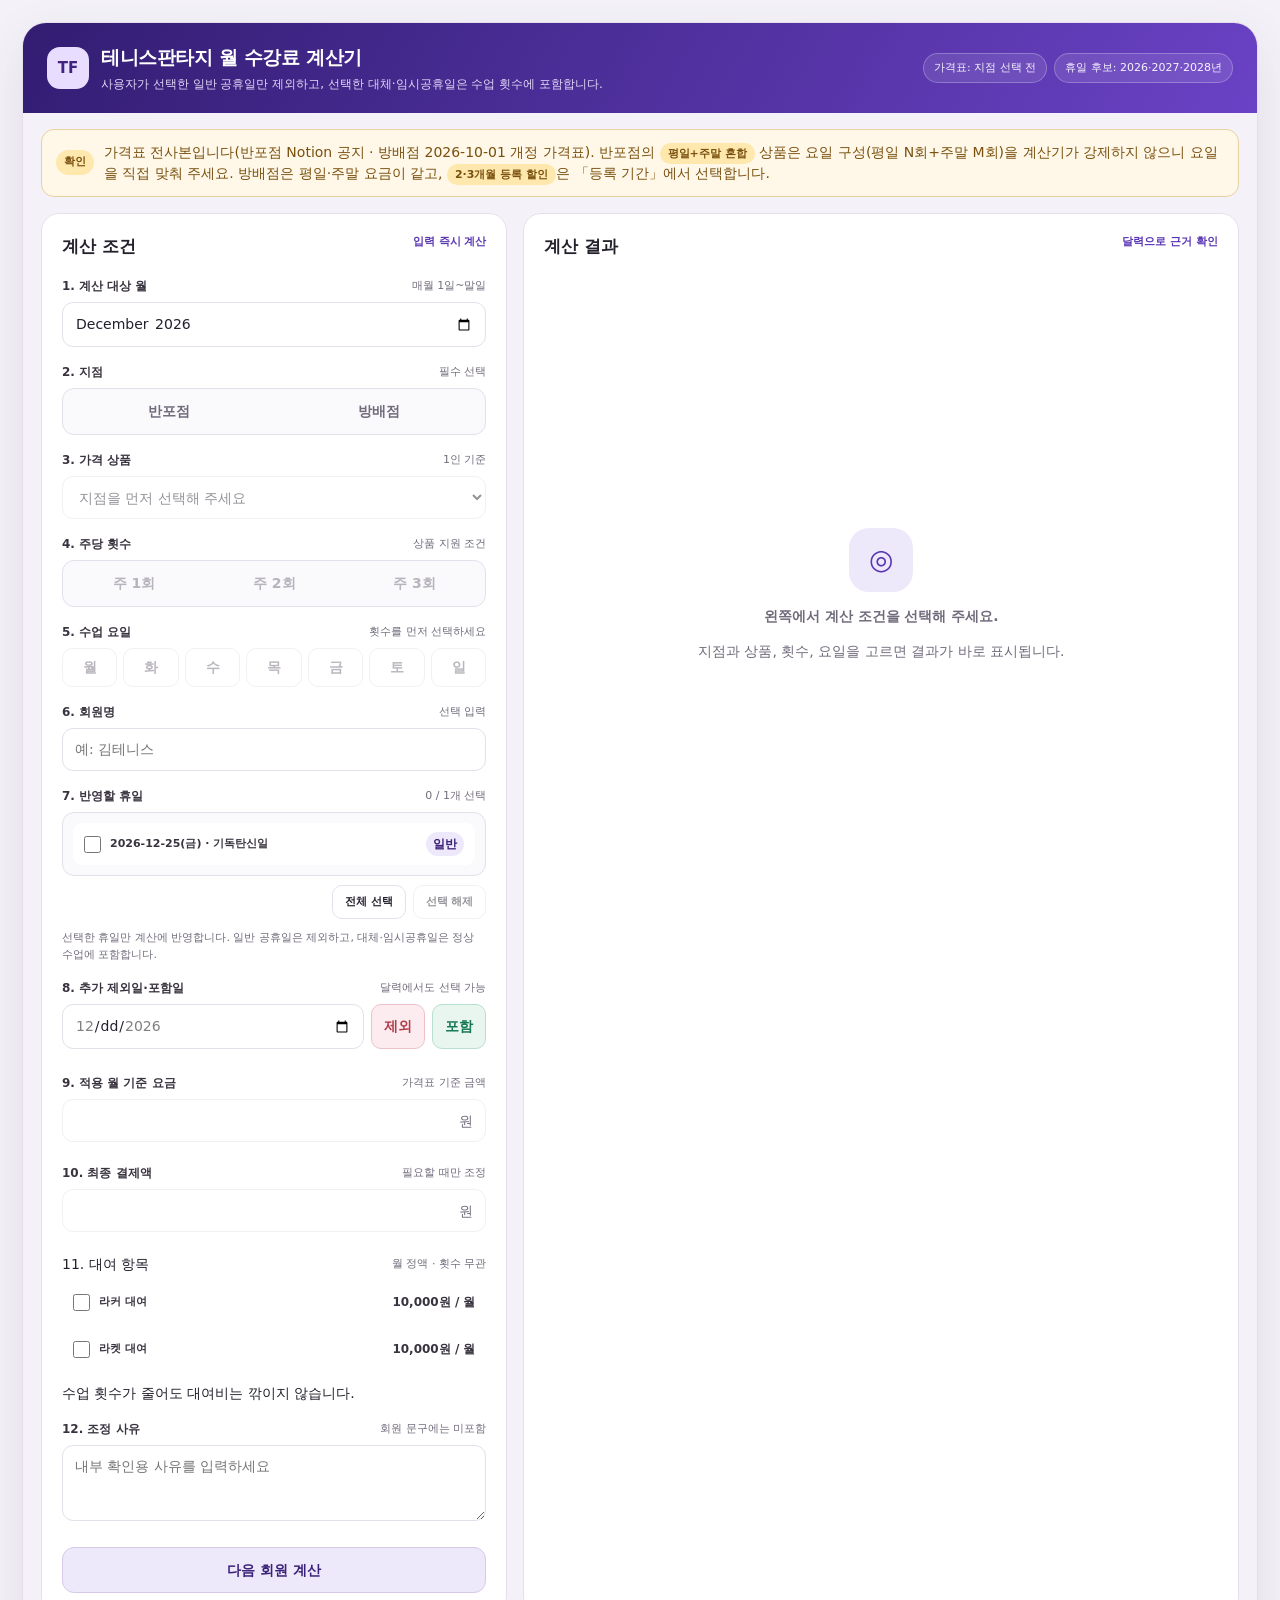
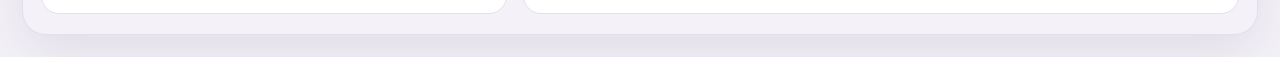
<file: index.html>
<!doctype html>
<html lang="ko">
<head>
  <meta charset="utf-8">
  <meta name="viewport" content="width=device-width, initial-scale=1, viewport-fit=cover">
  <meta name="color-scheme" content="light">
  <meta name="theme-color" content="#5b21b6">
  <!-- 홈 화면에 추가했을 때 앱처럼 열리도록 -->
  <meta name="mobile-web-app-capable" content="yes">
  <meta name="apple-mobile-web-app-capable" content="yes">
  <meta name="apple-mobile-web-app-status-bar-style" content="black-translucent">
  <meta name="apple-mobile-web-app-title" content="수강료 계산기">
  <link rel="icon" href="data:image/svg+xml,%3Csvg xmlns='http://www.w3.org/2000/svg' viewBox='0 0 64 64'%3E%3Crect width='64' height='64' rx='14' fill='%235b21b6'/%3E%3Ctext x='32' y='44' font-size='34' font-family='sans-serif' font-weight='bold' fill='%23fff' text-anchor='middle'%3ETF%3C/text%3E%3C/svg%3E">
  <link rel="apple-touch-icon" href="data:image/svg+xml,%3Csvg xmlns='http://www.w3.org/2000/svg' viewBox='0 0 180 180'%3E%3Crect width='180' height='180' fill='%235b21b6'/%3E%3Ctext x='90' y='122' font-size='96' font-family='sans-serif' font-weight='bold' fill='%23fff' text-anchor='middle'%3ETF%3C/text%3E%3C/svg%3E">
  <meta name="color-scheme" content="light">
  <title>테니스판타지 월 수강료 계산기</title>
  <style>
    :root {
      --bg:#f4f2f8; --surface:#ffffff; --surface-soft:#faf9fc; --ink:#24202c;
      --muted:#716b7b; --line:#e5dfeb; --purple:#5b36b4; --purple-dark:#392078;
      --purple-soft:#eee8fb; --green:#167754; --green-soft:#e8f6ef;
      --red:#b33c4c; --red-soft:#fcecef; --orange:#9a570f; --orange-soft:#fff2df;
      --shadow:0 18px 50px rgba(61,40,91,.10);
    }
    * { box-sizing:border-box; }
    [hidden] { display:none !important; }
    html { min-width:320px; background:var(--bg); }
    body { margin:0; color:var(--ink); background:var(--bg); font:14px/1.5 system-ui,-apple-system,"Segoe UI","Noto Sans KR",sans-serif; }
    button,input,select,textarea { font:inherit; }
    button { cursor:pointer; }
    button:disabled,input:disabled,select:disabled { cursor:not-allowed; opacity:.48; }
    :focus-visible { outline:3px solid rgba(91,54,180,.28); outline-offset:2px; }
    .app { width:min(1460px,100%); margin:0 auto; padding:22px; }
    .shell { overflow:hidden; border:1px solid var(--line); border-radius:24px; background:var(--bg); box-shadow:var(--shadow); }
    .topbar { display:flex; align-items:center; justify-content:space-between; gap:18px; padding:20px 24px; color:#fff; background:linear-gradient(120deg,#321d72,#6a42c5); }
    .brand { display:flex; align-items:center; min-width:0; gap:12px; }
    .mark { display:grid; flex:0 0 42px; width:42px; height:42px; place-items:center; border-radius:13px; color:#40237f; background:#e8ddff; font-size:15px; font-weight:900; }
    .brand h1 { margin:0; font-size:19px; letter-spacing:-.02em; }
    .brand p { margin:3px 0 0; color:#e2d8f7; font-size:12px; }
    .top-meta { display:flex; flex-wrap:wrap; justify-content:flex-end; gap:7px; }
    .top-tag { padding:6px 10px; border:1px solid rgba(255,255,255,.25); border-radius:999px; background:rgba(255,255,255,.1); color:#f8f4ff; font-size:11px; white-space:nowrap; }
    .sample-banner { display:flex; align-items:center; gap:10px; margin:16px 18px 0; padding:12px 14px; border:1px solid #e6d19f; border-radius:13px; color:#79500f; background:#fff8e8; }
    .sample-banner strong { flex:0 0 auto; padding:4px 8px; border-radius:999px; background:#ffe8ad; font-size:11px; }
    .layout { display:grid; grid-template-columns:minmax(320px,.88fr) minmax(500px,1.35fr); gap:16px; padding:16px 18px 20px; }
    .panel { min-width:0; padding:20px; border:1px solid var(--line); border-radius:18px; background:var(--surface); }
    .panel-title { display:flex; align-items:flex-start; justify-content:space-between; gap:12px; margin-bottom:18px; }
    .panel-title h2 { margin:0; font-size:17px; }
    .step { color:var(--purple); font-size:11px; font-weight:800; }
    .field { margin-top:16px; }
    .field:first-child { margin-top:0; }
    .label-row { display:flex; align-items:center; justify-content:space-between; gap:10px; margin-bottom:7px; }
    label,.label { color:#39333f; font-size:12px; font-weight:800; }
    .helper { color:var(--muted); font-size:11px; }
    .control { width:100%; min-height:43px; padding:10px 12px; border:1px solid var(--line); border-radius:11px; color:var(--ink); background:var(--surface); }
    .control:focus { border-color:var(--purple); outline:3px solid rgba(91,54,180,.1); }
    textarea.control { min-height:76px; resize:vertical; }
    .segments { display:grid; grid-auto-flow:column; grid-auto-columns:1fr; gap:6px; padding:4px; border:1px solid var(--line); border-radius:12px; background:var(--surface-soft); }
    .segment { min-height:37px; border:0; border-radius:8px; color:var(--muted); background:transparent; font-weight:800; }
    #registration-options .segment { padding:4px 2px; line-height:1.25; word-break:keep-all; }
    .segment[aria-pressed="true"] { color:#fff; background:var(--purple); box-shadow:0 5px 13px rgba(91,54,180,.22); }
    .weekday-grid { display:grid; grid-template-columns:repeat(7,1fr); gap:6px; }
    .weekday { min-height:39px; padding:0; border:1px solid var(--line); border-radius:10px; color:var(--muted); background:var(--surface); font-weight:800; }
    .weekday[aria-pressed="true"] { color:var(--purple-dark); border-color:#b9a5e5; background:var(--purple-soft); }
    .adjust-row { display:grid; grid-template-columns:minmax(0,1fr) auto auto; gap:7px; }
    .small-btn,.link-btn { min-height:40px; padding:0 12px; border:1px solid var(--line); border-radius:10px; color:var(--ink); background:var(--surface); font-weight:800; }
    .small-btn.exclude { color:var(--red); border-color:#ecc2c9; background:var(--red-soft); }
    .small-btn.include { color:var(--green); border-color:#b9dfce; background:var(--green-soft); }
    .chips { display:flex; flex-wrap:wrap; gap:7px; margin-top:9px; }
    .chip { display:flex; align-items:center; gap:6px; padding:6px 8px; border:1px solid var(--line); border-radius:999px; background:var(--surface-soft); font-size:11px; }
    .chip button { width:20px; height:20px; padding:0; border:0; border-radius:50%; color:var(--muted); background:#ebe7ef; }
    .holiday-picker { display:grid; gap:7px; padding:10px; border:1px solid var(--line); border-radius:12px; background:var(--surface-soft); }
    .holiday-choice { display:grid; grid-template-columns:auto minmax(0,1fr) auto; align-items:center; gap:9px; min-height:40px; padding:8px 10px; border:1px solid transparent; border-radius:9px; background:var(--surface); cursor:pointer; }
    .holiday-choice.selected { border-color:#b9a5e5; background:var(--purple-soft); }
    .holiday-choice input { width:17px; height:17px; margin:0; accent-color:var(--purple); }
    .holiday-choice-name { min-width:0; font-size:11px; font-weight:800; }
    .holiday-actions { display:flex; justify-content:flex-end; gap:7px; margin-top:9px; }
    .holiday-actions .small-btn { min-height:34px; font-size:11px; }
    .money-wrap { position:relative; }
    .money-wrap .control { padding-right:42px; text-align:right; font-variant-numeric:tabular-nums; font-weight:800; }
    .money-unit { position:absolute; top:50%; right:13px; transform:translateY(-50%); color:var(--muted); }
    .reset-row { display:flex; justify-content:flex-end; margin-top:6px; }
    .reset-btn { padding:0; border:0; color:var(--purple); background:transparent; font-size:11px; text-decoration:underline; }
    .field-error { margin:6px 0 0; color:var(--red); font-size:11px; font-weight:700; }
    .year-warning { margin-top:14px; padding:12px; border:1px solid #e5c37f; border-radius:12px; background:var(--orange-soft); color:#754810; }
    .year-warning label { display:flex; align-items:flex-start; gap:8px; color:inherit; }
    .next-btn { width:100%; min-height:46px; margin-top:20px; border:1px solid #d6cae7; border-radius:12px; color:var(--purple-dark); background:var(--purple-soft); font-weight:900; }
    .result-panel { min-height:720px; }
    .empty { display:grid; min-height:650px; place-items:center; text-align:center; color:var(--muted); }
    .empty-icon { display:grid; width:64px; height:64px; margin:0 auto 14px; place-items:center; border-radius:20px; color:var(--purple); background:var(--purple-soft); font-size:28px; }
    .error-summary { padding:14px 16px; border:1px solid #efbcc4; border-radius:13px; color:var(--red); background:var(--red-soft); }
    .error-summary strong { display:block; margin-bottom:6px; }
    .error-summary ul { margin:0; padding-left:19px; }
    .fee-hero { display:flex; align-items:flex-end; justify-content:space-between; gap:16px; padding:21px; border-radius:17px; color:#fff; background:linear-gradient(135deg,#3d237f,#7047c6); }
    .eyebrow { margin:0 0 6px; color:#ded3f6; font-size:11px; font-weight:800; letter-spacing:.04em; }
    .fee-value { margin:0; font-size:clamp(31px,4vw,46px); line-height:1; font-variant-numeric:tabular-nums; letter-spacing:-.04em; }
    .fee-model { color:#e6dcf9; font-size:11px; text-align:right; }
    .adjust-summary { margin-top:10px; padding:11px 13px; border-radius:11px; color:var(--purple-dark); background:var(--purple-soft); font-size:12px; }
    .count-card { display:flex; align-items:center; justify-content:space-between; gap:12px; margin-top:12px; padding:14px 16px; border:1px solid var(--line); border-radius:13px; background:var(--surface-soft); }
    .count-card strong { font-size:19px; }
    .delta { color:var(--purple); font-weight:800; }
    .notices { display:grid; gap:7px; margin-top:10px; }
    .notice { padding:9px 11px; border-radius:10px; color:#3e5f50; background:var(--green-soft); font-size:11px; }
    .notice.warn { color:#7a4b12; background:var(--orange-soft); }
    .section-card { margin-top:14px; padding:16px; border:1px solid var(--line); border-radius:15px; background:var(--surface); }
    .section-heading { display:flex; align-items:center; justify-content:space-between; gap:12px; margin-bottom:12px; }
    .section-heading h3 { margin:0; font-size:14px; }
    .legend { display:flex; flex-wrap:wrap; gap:5px 10px; color:var(--muted); font-size:10px; }
    .calendar-head,.calendar-grid { display:grid; grid-template-columns:repeat(7,minmax(0,1fr)); gap:5px; }
    .calendar-head { margin-bottom:5px; color:var(--muted); font-size:10px; font-weight:800; text-align:center; }
    .calendar-day { min-height:78px; padding:7px; border:1px solid var(--line); border-radius:9px; color:var(--ink); background:var(--surface-soft); text-align:left; }
    .calendar-day:hover { border-color:#b6a3df; }
    .calendar-day .day-num { display:block; margin-bottom:5px; font-size:11px; font-weight:900; }
    .calendar-day .state-symbol { display:inline-block; margin-right:3px; font-weight:900; }
    .calendar-day .state-label { display:block; font-size:10px; line-height:1.3; word-break:keep-all; }
    .calendar-day.normal { color:var(--green); background:#f1faf6; }
    .calendar-day.regular,.calendar-day.manual-exclude { color:var(--red); background:#fff4f5; }
    .calendar-day.manual-include,.calendar-day.special { color:var(--purple-dark); background:#f5f0ff; }
    .calendar-day.holiday-only { color:#8a7b65; background:#fbf8f1; }
    .calendar-blank { min-height:20px; }
    .holiday-list { display:grid; gap:7px; }
    .holiday-item { display:grid; grid-template-columns:110px minmax(0,1fr) auto; align-items:center; gap:8px; padding:9px 10px; border-radius:9px; background:var(--surface-soft); font-size:11px; }
    .holiday-kind { padding:3px 7px; border-radius:999px; color:var(--purple-dark); background:var(--purple-soft); white-space:nowrap; }
    .info-grid { display:grid; grid-template-columns:repeat(2,minmax(0,1fr)); gap:9px; margin-top:14px; }
    .info-row { min-width:0; padding:12px 13px; border:1px solid var(--line); border-radius:12px; background:var(--surface-soft); }
    .info-row dt { margin:0 0 4px; color:var(--muted); font-size:10px; }
    .info-row dd { margin:0; font-size:12px; font-weight:800; word-break:break-word; }
    details { margin-top:8px; border:1px solid var(--line); border-radius:11px; background:var(--surface-soft); }
    summary { padding:11px 13px; cursor:pointer; font-size:12px; font-weight:800; }
    .detail-content { padding:0 13px 12px; color:var(--muted); font-size:11px; white-space:pre-wrap; }
    .formula { margin-top:12px; padding:13px; border-left:4px solid var(--purple); border-radius:8px; background:var(--purple-soft); white-space:pre-line; }
    .reason-box { margin-top:10px; padding:12px; border:1px dashed #cfc2e6; border-radius:10px; white-space:pre-wrap; }
    .reason-box small { display:block; margin-top:5px; color:var(--muted); }
    .actions { display:grid; grid-template-columns:1fr 1fr; gap:9px; margin-top:14px; }
    .copy-btn { min-height:45px; border:0; border-radius:11px; color:#fff; background:var(--purple); font-weight:900; }
    .copy-btn.secondary { color:var(--purple-dark); border:1px solid #cbbce8; background:var(--purple-soft); }
    .copy-status { min-height:22px; margin-top:7px; color:var(--green); font-size:11px; text-align:right; }
    .copy-fallback { margin-top:10px; padding:12px; border:1px solid #e4bd72; border-radius:12px; background:var(--orange-soft); }
    .copy-fallback textarea { width:100%; min-height:140px; margin-top:8px; }
    @media (max-width:980px) { .layout { grid-template-columns:1fr; } .result-panel { min-height:0; } .empty { min-height:280px; } }
    @media (max-width:620px) {
      .app { padding:0; } .shell { border-radius:0; border-left:0; border-right:0; }
      .topbar { align-items:flex-start; padding:17px; } .top-meta { display:none; }
      .brand h1 { font-size:16px; } .brand p { font-size:11px; }
      .sample-banner { align-items:flex-start; margin:12px 10px 0; }
      .layout { padding:10px; } .panel { padding:15px; border-radius:15px; }
      .weekday-grid { gap:4px; } .calendar-day { min-height:68px; padding:5px 3px; }
      .calendar-day .state-label { font-size:9px; } .info-grid { grid-template-columns:1fr; }
      .holiday-item { grid-template-columns:85px minmax(0,1fr); } .holiday-item .holiday-kind { grid-column:2; justify-self:start; }
      .actions { grid-template-columns:1fr; } .adjust-row { grid-template-columns:1fr 1fr; } .adjust-row input { grid-column:1/-1; }
    }
  </style>
</head>
<body>
  <main class="app">
    <div class="shell">
      <header class="topbar">
        <div class="brand">
          <div class="mark" aria-hidden="true">TF</div>
          <div>
            <h1>테니스판타지 월 수강료 계산기</h1>
            <p>사용자가 선택한 일반 공휴일만 제외하고, 선택한 대체·임시공휴일은 수업 횟수에 포함합니다.</p>
          </div>
        </div>
        <div class="top-meta" aria-label="데이터 정보">
          <span class="top-tag" id="price-meta">가격표: 지점 선택 전</span>
          <span class="top-tag" id="holiday-meta">공휴일: 확인 중</span>
        </div>
      </header>

      <div class="sample-banner" role="note">
        <strong>확인</strong>
        <span>가격표 전사본입니다(반포점 Notion 공지 · 방배점 2026-10-01 개정 가격표). 반포점의 <strong>평일+주말 혼합</strong> 상품은 요일 구성(평일 N회+주말 M회)을 계산기가 강제하지 않으니 요일을 직접 맞춰 주세요. 방배점은 평일·주말 요금이 같고, <strong>2·3개월 등록 할인</strong>은 「등록 기간」에서 선택합니다.</span>
      </div>

      <div class="layout">
        <section class="panel" aria-labelledby="input-title">
          <div class="panel-title"><h2 id="input-title">계산 조건</h2><span class="step">입력 즉시 계산</span></div>
          <form id="calculator-form" autocomplete="off" novalidate>
            <div class="field">
              <div class="label-row"><label for="target-month">1. 계산 대상 월</label><span class="helper">매월 1일~말일</span></div>
              <input class="control" id="target-month" type="month" required>
              <p class="field-error" id="month-error" hidden></p>
            </div>

            <div class="field">
              <div class="label-row"><span class="label" id="branch-label">2. 지점</span><span class="helper">필수 선택</span></div>
              <div class="segments" id="branch-options" role="group" aria-labelledby="branch-label"></div>
              <p class="field-error" id="branch-error" hidden></p>
            </div>

            <div class="field">
              <div class="label-row"><label for="product-select">3. 가격 상품</label><span class="helper">1인 기준</span></div>
              <select class="control" id="product-select" disabled><option value="">지점을 먼저 선택해 주세요</option></select>
              <p class="field-error" id="product-error" hidden></p>
            </div>

            <div class="field">
              <div class="label-row"><span class="label" id="frequency-label">4. 주당 횟수</span><span class="helper">상품 지원 조건</span></div>
              <div class="segments" id="frequency-options" role="group" aria-labelledby="frequency-label">
                <button class="segment" type="button" data-frequency="1" aria-pressed="false" disabled>주 1회</button>
                <button class="segment" type="button" data-frequency="2" aria-pressed="false" disabled>주 2회</button>
                <button class="segment" type="button" data-frequency="3" aria-pressed="false" disabled>주 3회</button>
              </div>
              <p class="field-error" id="frequency-error" hidden></p>
            </div>

            <div class="field" id="registration-field" hidden>
              <div class="label-row"><span class="label" id="registration-label">4-1. 등록 기간</span><span class="helper" id="registration-helper">가격표는 1개월 등록 기준</span></div>
              <div class="segments" id="registration-options" role="group" aria-labelledby="registration-label"></div>
            </div>

            <div class="field">
              <div class="label-row"><span class="label" id="weekday-label">5. 수업 요일</span><span class="helper" id="weekday-helper">횟수를 먼저 선택하세요</span></div>
              <div class="weekday-grid" id="weekday-options" role="group" aria-labelledby="weekday-label"></div>
              <p class="field-error" id="weekday-error" hidden></p>
            </div>

            <div class="field">
              <div class="label-row"><label for="member-name">6. 회원명</label><span class="helper">선택 입력</span></div>
              <input class="control" id="member-name" type="text" autocomplete="off" placeholder="예: 김테니스">
            </div>

            <div class="field">
              <div class="label-row"><span class="label" id="holiday-selection-label">7. 반영할 휴일</span><span class="helper" id="holiday-selection-helper">기본 미선택</span></div>
              <div class="holiday-picker" id="holiday-selection" role="group" aria-labelledby="holiday-selection-label"></div>
              <div class="holiday-actions">
                <button class="small-btn" id="select-all-holidays" type="button">전체 선택</button>
                <button class="small-btn" id="clear-holidays" type="button">선택 해제</button>
              </div>
              <p class="helper">선택한 휴일만 계산에 반영합니다. 일반 공휴일은 제외하고, 대체·임시공휴일은 정상 수업에 포함합니다.</p>
            </div>

            <div class="field">
              <div class="label-row"><label for="adjust-date">8. 추가 제외일·포함일</label><span class="helper">달력에서도 선택 가능</span></div>
              <div class="adjust-row">
                <input class="control" id="adjust-date" type="date">
                <button class="small-btn exclude" id="add-exclusion" type="button">제외</button>
                <button class="small-btn include" id="add-inclusion" type="button">포함</button>
              </div>
              <div class="chips" id="adjust-chips" aria-live="polite"></div>
              <p class="field-error" id="adjust-error" hidden></p>
            </div>

            <div class="year-warning" id="holiday-year-option" hidden>
              <div id="holiday-year-message"></div>
              <label><input id="ignore-holidays" type="checkbox"> 공휴일 없이 계산</label>
            </div>

            <div class="field">
              <div class="label-row"><label for="applied-fee">9. 적용 월 기준 요금</label><span class="helper" id="applied-helper">상품 선택 후 자동 입력</span></div>
              <div class="money-wrap"><input class="control" id="applied-fee" type="text" inputmode="numeric" disabled><span class="money-unit">원</span></div>
              <div class="reset-row"><button class="reset-btn" id="reset-applied" type="button" hidden>가격표 금액으로 되돌리기</button></div>
              <p class="field-error" id="applied-error" hidden></p>
            </div>

            <div class="field">
              <div class="label-row"><label for="final-fee">10. 최종 결제액</label><span class="helper">필요할 때만 조정</span></div>
              <div class="money-wrap"><input class="control" id="final-fee" type="text" inputmode="numeric" disabled><span class="money-unit">원</span></div>
              <div class="reset-row"><button class="reset-btn" id="reset-final" type="button" hidden>계산값으로 되돌리기</button></div>
              <p class="field-error" id="final-error" hidden></p>
            </div>

            <div class="field">
              <div class="label-row"><span class="label-text">11. 대여 항목</span><span class="helper">월 정액 · 횟수 무관</span></div>
              <div class="holiday-list" id="rental-list"></div>
              <p class="hint">수업 횟수가 줄어도 대여비는 깎이지 않습니다.</p>
            </div>

            <div class="field">
              <div class="label-row"><label for="adjustment-reason">12. 조정 사유</label><span class="helper">회원 문구에는 미포함</span></div>
              <textarea class="control" id="adjustment-reason" autocomplete="off" placeholder="내부 확인용 사유를 입력하세요"></textarea>
            </div>

            <button class="next-btn" id="next-member" type="button">다음 회원 계산</button>
          </form>
        </section>

        <section class="panel result-panel" aria-labelledby="result-title">
          <div class="panel-title"><h2 id="result-title">계산 결과</h2><span class="step">달력으로 근거 확인</span></div>
          <div id="error-summary" class="error-summary" role="alert" hidden></div>
          <div id="empty-state" class="empty">
            <div><div class="empty-icon" aria-hidden="true">◎</div><strong>왼쪽에서 계산 조건을 선택해 주세요.</strong><p>지점과 상품, 횟수, 요일을 고르면 결과가 바로 표시됩니다.</p></div>
          </div>

          <div id="result-content" hidden>
            <section class="fee-hero" data-result-order="1">
              <div><p class="eyebrow">최종 월 수강료</p><h3 class="fee-value" id="final-fee-display"></h3></div>
              <div class="fee-model" id="pricing-model-display"></div>
            </section>
            <div class="adjust-summary" id="adjust-summary" data-result-order="2" hidden></div>
            <section class="count-card" data-result-order="3">
              <div><span class="helper">유효 수강 횟수</span><br><strong id="valid-count"></strong></div>
              <div class="delta" id="base-delta"></div>
            </section>
            <div class="notices" id="notice-list" aria-live="polite"></div>

            <section class="section-card" data-result-order="4">
              <div class="section-heading"><h3 id="calendar-title">월 수업 달력</h3><div class="legend"><span>● 수업</span><span>✕ 공휴일 제외</span><span>⊘ 휴강</span><span>＋ 수동/보강</span><span>★ 대체·임시</span></div></div>
              <div class="calendar-head" aria-hidden="true"><span>일</span><span>월</span><span>화</span><span>수</span><span>목</span><span>금</span><span>토</span></div>
              <div class="calendar-grid" id="calendar-grid" role="grid" aria-labelledby="calendar-title"></div>
            </section>

            <section class="section-card" data-result-order="5" aria-labelledby="holiday-list-title">
              <div class="section-heading"><h3 id="holiday-list-title">이 달의 휴일 후보</h3><span class="helper">선택 여부와 계산 영향을 확인하세요</span></div>
              <div class="holiday-list" id="holiday-list"></div>
            </section>

            <dl class="info-grid">
              <div class="info-row" data-result-order="6"><dt>계산 대상 기간</dt><dd id="period-display"></dd></div>
              <div class="info-row" data-result-order="7"><dt>지점 · 상품 · 시행일</dt><dd id="product-display"></dd></div>
              <div class="info-row" data-result-order="8"><dt>가격표 · 적용 기준 요금</dt><dd id="price-display"></dd></div>
              <div class="info-row" data-result-order="9"><dt>기준 횟수 · 회당 금액</dt><dd id="unit-display"></dd></div>
            </dl>

            <details data-result-order="10"><summary id="scheduled-summary"></summary><div class="detail-content" id="scheduled-list"></div></details>
            <details data-result-order="11"><summary id="regular-summary"></summary><div class="detail-content" id="regular-list"></div></details>
            <details data-result-order="12"><summary id="manual-exclusion-summary"></summary><div class="detail-content" id="manual-exclusion-list"></div></details>
            <details data-result-order="13"><summary id="manual-inclusion-summary"></summary><div class="detail-content" id="manual-inclusion-list"></div></details>
            <details data-result-order="14"><summary id="special-summary"></summary><div class="detail-content" id="special-list"></div></details>
            <details data-result-order="15"><summary id="valid-summary"></summary><div class="detail-content" id="valid-list"></div></details>
            <div class="formula" id="formula-display" data-result-order="16"></div>
            <div class="reason-box" id="reason-display" data-result-order="17" hidden><strong>조정 사유</strong><div id="reason-text"></div><small>이 내용은 회원 안내 문구에 포함되지 않습니다.</small></div>
            <div data-result-order="18">
              <div class="actions">
                <button class="copy-btn" id="copy-internal" type="button">계산 내역 복사</button>
                <button class="copy-btn secondary" id="copy-member" type="button">회원 안내 문구 복사</button>
              </div>
              <div class="copy-status" id="copy-status" aria-live="polite"></div>
              <div class="copy-fallback" id="copy-fallback" hidden>
                <strong>자동 복사가 되지 않았습니다. 아래 내용을 직접 선택해 복사해 주세요.</strong>
                <textarea id="copy-fallback-text" readonly></textarea>
              </div>
            </div>
          </div>
        </section>
      </div>
    </div>
  </main>

  <script src="prices.js" onerror="(window.__tfLoadErrors||(window.__tfLoadErrors=[])).push('prices.js')"></script>
  <script src="holidays.js" onerror="(window.__tfLoadErrors||(window.__tfLoadErrors=[])).push('holidays.js')"></script>
  <script src="calc.js" onerror="(window.__tfLoadErrors||(window.__tfLoadErrors=[])).push('calc.js')"></script>
  <script>
    (function () {
      "use strict";

      var WEEKDAY_NAMES = ["일","월","화","수","목","금","토"];
      var MODEL_NAMES = { monthly4week:"4주 기준 월 요금", perSession:"회당 요금", flatMonthly:"고정 월정액" };
      var KIND_NAMES = { regular:"일반", substitute:"대체", temporary:"임시" };
      var fieldByCode = {
        "E-MONTH":"month-error", "E-BRANCH":"branch-error", "E-PRODUCT":"product-error",
        "E-FREQUENCY":"frequency-error", "E-WEEKDAYS":"weekday-error", "E-PRICE-MISSING":"product-error",
        "E-PRICE-VALUE":"applied-error", "E-FINAL-FEE":"final-error", "E-REGISTRATION":"product-error",
        "E-ADJUST-RANGE":"adjust-error", "E-ADJUST-DUP":"adjust-error"
      };
      var state = {
        ready:false, interacted:false, branchId:"", productId:"", frequency:null, registrationMonths:1,
        selectedWeekdays:[], selectedHolidayDates:[], manualExcludedDates:[], manualIncludedDates:[], selectedRentalIds:[],
        applied:{auto:null,value:null,dirty:false,invalid:false},
        final:{auto:null,value:null,dirty:false,invalid:false},
        transientError:null, transientNotices:[], lastResult:null, lastInput:null
      };

      function byId(id) { return document.getElementById(id); }
      function clear(element) { element.replaceChildren(); }
      function setText(id, value) { byId(id).textContent = value; }
      function make(tag, text, className) {
        var element = document.createElement(tag);
        if (text !== undefined) element.textContent = text;
        if (className) element.className = className;
        return element;
      }
      function formatNumber(value) {
        if (!Number.isFinite(value)) return "";
        return String(Math.trunc(value)).replace(/\B(?=(\d{3})+(?!\d))/g, ",");
      }
      function parseAmount(value, allowZero) {
        var cleaned = String(value || "").replace(/[,\s원]/g, "");
        if (!/^\d+$/.test(cleaned)) return null;
        var number = Number(cleaned);
        if (!Number.isSafeInteger(number) || (allowZero ? number < 0 : number <= 0)) return null;
        return number;
      }
      function seoulCurrentMonth() {
        var now = new Date(Date.now() + 9 * 60 * 60 * 1000);
        return now.getUTCFullYear() + "-" + String(now.getUTCMonth() + 1).padStart(2,"0");
      }
      function selectedBranch() {
        if (typeof PRICE_DATA === "undefined") return null;
        return PRICE_DATA.branches.find(function (branch) { return branch.id === state.branchId; }) || null;
      }
      function selectedProduct() {
        var branch = selectedBranch();
        if (!branch) return null;
        return branch.products.find(function (product) { return product.id === state.productId; }) || null;
      }
      function feeForSelection() {
        var product = selectedProduct();
        return product && state.frequency ? product.monthlyFees[String(state.frequency)] : null;
      }
      function registrationDiscounts() {
        var branch = selectedBranch();
        return branch && Array.isArray(branch.registrationDiscounts) ? branch.registrationDiscounts : [];
      }
      function selectedRegistration() {
        var found = registrationDiscounts().find(function (discount) { return discount.months === state.registrationMonths; });
        return found ? {months:found.months,percent:found.percent} : null;
      }
      function autoAppliedFee() {
        var fee = feeForSelection(); var registration = selectedRegistration();
        return fee && registration ? TFCalc.discountedMonthlyFee(fee,registration.percent) : fee;
      }
      function monthHolidayRecords() {
        var month = byId("target-month").value;
        var year = month.slice(0,4);
        var records = typeof HOLIDAY_DATA !== "undefined" && HOLIDAY_DATA.years[year] ? HOLIDAY_DATA.years[year] : [];
        return records.filter(function (record) { return record.date.slice(0,7) === month; });
      }
      function selectedHolidayRecords() {
        return monthHolidayRecords().filter(function (record) { return state.selectedHolidayDates.includes(record.date); });
      }
      function hasHolidayYear() {
        var value = byId("target-month").value;
        return Boolean(value && typeof HOLIDAY_DATA !== "undefined" && Object.prototype.hasOwnProperty.call(HOLIDAY_DATA.years,value.slice(0,4)));
      }
      function addTransientNotice(code, message) {
        state.transientNotices = state.transientNotices.filter(function (notice) { return !(notice.code === code && notice.message === message); });
        state.transientNotices.push({code:code,message:message,dates:[]});
      }
      function clearTransientError() { state.transientError = null; }

      function showFatal(errors) {
        state.ready = false;
        byId("calculator-form").querySelectorAll("input,select,textarea,button").forEach(function (control) { control.disabled = true; });
        renderErrors(errors);
      }

      function initializeData() {
        var errors = [];
        var loadErrors = window.__tfLoadErrors || [];
        if (typeof PRICE_DATA === "undefined" || loadErrors.includes("prices.js")) errors.push({code:"E-DATA-PRICE-LOAD",message:"prices.js를 불러오지 못했습니다."});
        if (typeof HOLIDAY_DATA === "undefined" || loadErrors.includes("holidays.js")) errors.push({code:"E-DATA-HOLIDAY-LOAD",message:"holidays.js를 불러오지 못했습니다."});
        if (typeof TFCalc === "undefined" || loadErrors.includes("calc.js")) errors.push({code:"E-DATA-CALC-LOAD",message:"calc.js를 불러오지 못했습니다."});
        if (errors.length) { showFatal(errors); return; }
        var priceValidation = TFCalc.validatePriceData(PRICE_DATA);
        var holidayValidation = TFCalc.validateHolidayData(HOLIDAY_DATA);
        if (!priceValidation.ok) errors = errors.concat(priceValidation.errors);
        if (!holidayValidation.ok) errors = errors.concat(holidayValidation.errors);
        if (errors.length) { showFatal(errors); return; }
        state.ready = true;
        setText("holiday-meta","휴일 후보: " + Object.keys(HOLIDAY_DATA.years).sort().join("·") + "년");
        buildBranchButtons();
        buildWeekdayButtons();
        byId("target-month").value = seoulCurrentMonth();
        syncDateRange();
        renderAll();
      }

      function buildBranchButtons() {
        var container = byId("branch-options"); clear(container);
        PRICE_DATA.branches.forEach(function (branch) {
          var button = make("button",branch.name,"segment");
          button.type = "button"; button.dataset.branch = branch.id; button.setAttribute("aria-pressed","false");
          button.addEventListener("click",function () { selectBranch(branch.id); });
          container.appendChild(button);
        });
      }

      function buildWeekdayButtons() {
        var container = byId("weekday-options"); clear(container);
        WEEKDAY_NAMES.slice(1).concat(WEEKDAY_NAMES[0]).forEach(function (name,index) {
          var day = index === 6 ? 0 : index + 1;
          var button = make("button",name,"weekday");
          button.type = "button"; button.dataset.day = String(day); button.setAttribute("aria-pressed","false"); button.disabled = true;
          button.addEventListener("click",function () { toggleWeekday(day); });
          container.appendChild(button);
        });
      }

      function resetFeeAdjustments() {
        if (state.applied.dirty) addTransientNotice("N-ADJUST-RESET","조정한 적용 요금이 초기화되었습니다.");
        if (state.final.dirty) addTransientNotice("N-ADJUST-RESET","조정한 최종 결제액이 초기화되었습니다.");
        state.applied = {auto:null,value:null,dirty:false,invalid:false};
        state.final = {auto:null,value:null,dirty:false,invalid:false};
      }

      function resetSelectionAfterProductChange() {
        state.frequency = null; state.selectedWeekdays = [];
        resetFeeAdjustments();
      }

      function selectBranch(branchId) {
        if (state.branchId === branchId) return;
        state.interacted = true; clearTransientError(); state.branchId = branchId; state.productId = ""; state.registrationMonths = 1;
        resetSelectionAfterProductChange(); populateProducts(); buildRegistrationButtons(); renderAll();
      }

      function populateProducts() {
        var select = byId("product-select"); clear(select);
        var placeholder = make("option","가격 상품을 선택해 주세요"); placeholder.value = ""; select.appendChild(placeholder);
        var branch = selectedBranch(); select.disabled = !branch;
        if (branch) branch.products.forEach(function (product) { var option=make("option",product.label); option.value=product.id; select.appendChild(option); });
        select.value = "";
      }

      function buildRegistrationButtons() {
        var container = byId("registration-options"); clear(container);
        var discounts = registrationDiscounts();
        byId("registration-field").hidden = !discounts.length;
        if (!discounts.length) return;
        [{months:1,percent:0}].concat(discounts.slice().sort(function (a,b) { return a.months - b.months; })).forEach(function (option) {
          var button = make("button",option.percent ? option.months + "개월 " + option.percent + "%\u00a0할인" : option.months + "개월 정가","segment");
          button.type = "button"; button.dataset.registration = String(option.months); button.setAttribute("aria-pressed","false");
          button.addEventListener("click",function () { selectRegistration(option.months); });
          container.appendChild(button);
        });
      }

      function selectRegistration(months) {
        if (state.registrationMonths === months) return;
        state.interacted = true; clearTransientError(); state.registrationMonths = months;
        // 할인 전후 금액이 우연히 같아도 수동 조정은 항상 초기화한다
        resetFeeAdjustments(); renderAll();
      }

      function selectProduct(productId) {
        if (state.productId === productId) return;
        state.interacted = true; clearTransientError(); state.productId = productId;
        resetSelectionAfterProductChange(); renderAll();
      }

      function selectFrequency(frequency) {
        if (state.frequency === frequency) return;
        state.interacted = true; clearTransientError();
        var oldDays = state.selectedWeekdays.slice(); state.frequency = frequency;
        if (oldDays.length > frequency) {
          var removed = oldDays.slice(frequency); state.selectedWeekdays = oldDays.slice(0,frequency);
          addTransientNotice("N-WEEKDAY-TRIMMED","주당 횟수 축소로 " + removed.map(function(day){return WEEKDAY_NAMES[day] + "요일";}).join(", ") + "이 자동 해제되었습니다.");
        }
        renderAll();
      }

      function toggleWeekday(day) {
        clearTransientError(); state.interacted = true;
        var index = state.selectedWeekdays.indexOf(day);
        if (index >= 0) state.selectedWeekdays.splice(index,1);
        else if (state.frequency && state.selectedWeekdays.length < state.frequency) state.selectedWeekdays.push(day);
        state.transientNotices = state.transientNotices.filter(function (notice) { return notice.code !== "N-WEEKDAY-TRIMMED"; });
        renderAll();
      }

      function syncControls() {
        document.querySelectorAll("[data-branch]").forEach(function (button) { button.setAttribute("aria-pressed",String(button.dataset.branch === state.branchId)); });
        var product = selectedProduct();
        byId("product-select").value = state.productId;
        document.querySelectorAll("[data-frequency]").forEach(function (button) {
          var value = Number(button.dataset.frequency);
          button.disabled = !product || !Object.prototype.hasOwnProperty.call(product.monthlyFees,String(value));
          button.setAttribute("aria-pressed",String(value === state.frequency));
        });
        var allowed = product && Array.isArray(product.allowedWeekdays) ? product.allowedWeekdays : [0,1,2,3,4,5,6];
        document.querySelectorAll("[data-day]").forEach(function (button) {
          var day = Number(button.dataset.day); var selected = state.selectedWeekdays.includes(day);
          var limitReached = Boolean(state.frequency && state.selectedWeekdays.length >= state.frequency && !selected);
          button.disabled = !product || !state.frequency || !allowed.includes(day) || limitReached;
          button.setAttribute("aria-pressed",String(selected));
        });
        document.querySelectorAll("[data-registration]").forEach(function (button) { button.setAttribute("aria-pressed",String(Number(button.dataset.registration) === state.registrationMonths)); });
        setText("weekday-helper",state.frequency ? state.selectedWeekdays.length + " / " + state.frequency + "개 선택" : "횟수를 먼저 선택하세요");
        var branch = selectedBranch();
        setText("price-meta",branch ? "가격표 시행일: " + branch.effectiveFrom : "가격표: 지점 선택 전");
      }

      function syncFeeAuto() {
        var auto = autoAppliedFee(); var registration = selectedRegistration();
        if (state.applied.auto !== auto) {
          if (state.applied.dirty) addTransientNotice("N-ADJUST-RESET","조정한 적용 요금이 초기화되었습니다.");
          state.applied = {auto:auto,value:auto,dirty:false,invalid:false};
        }
        var appliedInput = byId("applied-fee"); appliedInput.disabled = !auto;
        if (!state.applied.invalid) appliedInput.value = auto ? formatNumber(state.applied.value) : "";
        byId("reset-applied").hidden = !(state.applied.dirty && state.applied.value !== state.applied.auto);
        var product = selectedProduct();
        setText("applied-helper",registration && auto ? "가격표 금액에 " + TFCalc.registrationLabel(registration) + " 적용" : product && product.pricingModel === "perSession" ? "가격표 회당 요금" : "가격표 기준 금액");
        setText("reset-applied",registration ? "할인 적용가로 되돌리기" : "가격표 금액으로 되돌리기");
      }

      function syncDateRange() {
        var period = typeof TFCalc !== "undefined" ? TFCalc.monthRange(byId("target-month").value) : null;
        byId("adjust-date").min = period ? period.start : "";
        byId("adjust-date").max = period ? period.end : "";
        if (period && byId("adjust-date").value && (byId("adjust-date").value < period.start || byId("adjust-date").value > period.end)) byId("adjust-date").value = "";
      }

      function buildInput(finalOverride) {
        var product = selectedProduct(); var fee = feeForSelection();
        return {
          targetMonth:byId("target-month").value, branchId:state.branchId, productId:state.productId,
          pricingModel:product ? (product.pricingModel || "monthly4week") : "monthly4week",
          weeklyFrequency:state.frequency, selectedWeekdays:state.selectedWeekdays.slice().sort(function(a,b){return a-b;}),
          manualExcludedDates:state.manualExcludedDates.slice(), manualIncludedDates:state.manualIncludedDates.slice(),
          baseMonthlyFee:fee, appliedMonthlyFee:state.applied.value, registrationDiscount:selectedRegistration(),
          finalFeeOverride:finalOverride, memberName:byId("member-name").value,
          adjustmentReason:byId("adjustment-reason").value,
          rentals:selectedRentals(),
          noHolidayData:!hasHolidayYear() && byId("ignore-holidays").checked
        };
      }

      function collectErrors() {
        if (state.transientError) return [state.transientError];
        var month = byId("target-month").value;
        if (!month) return [{code:"E-MONTH",message:"계산할 달을 선택해 주세요."}];
        if (!hasHolidayYear() && !byId("ignore-holidays").checked) return [{code:"E-HOLIDAY-YEAR",message:month.slice(0,4) + "년 공휴일 데이터가 없습니다. holidays.js를 업데이트하거나 [공휴일 없이 계산]을 선택해 주세요."}];
        if (!state.branchId) return [{code:"E-BRANCH",message:"지점을 선택해 주세요."}];
        if (!state.productId) return [{code:"E-PRODUCT",message:"가격 상품을 선택해 주세요."}];
        if (!state.frequency) return [{code:"E-FREQUENCY",message:"주당 수업 횟수를 선택해 주세요."}];
        if (state.selectedWeekdays.length !== state.frequency) return [{code:"E-WEEKDAYS",message:"주 " + state.frequency + "회 수업은 요일 " + state.frequency + "개를 선택해야 합니다."}];
        if (!feeForSelection()) return [{code:"E-PRICE-MISSING",message:"선택한 조건의 가격 정보가 없습니다."}];
        if (state.applied.invalid || !Number.isInteger(state.applied.value) || state.applied.value <= 0) return [{code:"E-PRICE-VALUE",message:"적용 월 기준 요금은 0보다 큰 정수여야 합니다."}];
        if (state.final.invalid) return [{code:"E-FINAL-FEE",message:"최종 결제액은 0 이상의 정수여야 합니다."}];
        return [];
      }

      function clearFieldErrors() {
        Object.keys(fieldByCode).forEach(function (code) { var item=byId(fieldByCode[code]); item.hidden=true; item.textContent=""; });
      }
      function renderErrors(errors) {
        clearFieldErrors();
        errors.forEach(function (item) { var field=fieldByCode[item.code] && byId(fieldByCode[item.code]); if(field){field.textContent=item.message;field.hidden=false;} });
        var summary = byId("error-summary"); clear(summary);
        var strong=make("strong","계산을 진행할 수 없습니다."); var list=make("ul");
        errors.forEach(function(item){var li=make("li",item.message);li.dataset.errorCode=item.code;list.appendChild(li);});
        summary.append(strong,list); summary.hidden=false;
        byId("result-content").hidden=true; byId("empty-state").hidden=true;
      }

      function renderAll() {
        if (!state.ready) return;
        syncControls(); syncFeeAuto(); syncDateRange(); renderAdjustments(); renderHolidaySelection(); renderHolidayYearOption(); renderRentals();
        var errors = collectErrors();
        if (errors.length) {
          state.lastResult=null; state.lastInput=null;
          if (!state.interacted && errors[0].code === "E-BRANCH") {
            clearFieldErrors(); byId("error-summary").hidden=true; byId("result-content").hidden=true; byId("empty-state").hidden=false;
          } else renderErrors(errors);
          var finalFeeError = errors.some(function (item) { return item.code === "E-FINAL-FEE"; });
          byId("final-fee").disabled = !finalFeeError;
          if (!finalFeeError) byId("final-fee").value="";
          return;
        }
        clearFieldErrors(); byId("error-summary").hidden=true; byId("empty-state").hidden=true;
        var finalOverride = state.final.dirty ? state.final.value : null;
        var calcInput = buildInput(finalOverride);
        var records = hasHolidayYear() ? selectedHolidayRecords() : [];
        var result;
        try { result = TFCalc.calculate(calcInput,records); }
        catch (caught) { renderErrors([{code:caught.code || "E-DATA-HOLIDAY-SCHEMA",message:caught.message}]); return; }
        if (state.final.auto !== result.subtotal) {
          if (state.final.dirty) addTransientNotice("N-ADJUST-RESET","조정한 최종 결제액이 초기화되었습니다.");
          state.final = {auto:result.subtotal,value:result.subtotal,dirty:false,invalid:false};
          calcInput = buildInput(null); result = TFCalc.calculate(calcInput,records);
        }
        state.lastInput=calcInput; state.lastResult=result;
        byId("final-fee").disabled=false; byId("final-fee").value=formatNumber(state.final.value);
        byId("reset-final").hidden=!(state.final.dirty && state.final.value !== state.final.auto);
        renderResult(calcInput,result);
      }

      function renderHolidayYearOption() {
        var month=byId("target-month").value; var unsupported=Boolean(month && !hasHolidayYear());
        byId("holiday-year-option").hidden=!unsupported;
        if(unsupported) setText("holiday-year-message",month.slice(0,4)+"년 공휴일 데이터가 없습니다. holidays.js를 업데이트해 주세요.");
      }

      function renderHolidaySelection() {
        var container=byId("holiday-selection");clear(container);var records=monthHolidayRecords();
        state.selectedHolidayDates=state.selectedHolidayDates.filter(function(date){return records.some(function(record){return record.date===date;});});
        setText("holiday-selection-helper",state.selectedHolidayDates.length+" / "+records.length+"개 선택");
        byId("select-all-holidays").disabled=!records.length||state.selectedHolidayDates.length===records.length;
        byId("clear-holidays").disabled=!state.selectedHolidayDates.length;
        if(!records.length){container.appendChild(make("div",hasHolidayYear()?"이 달에 등록된 휴일 후보가 없습니다.":"지원 연도가 아니므로 휴일 후보를 표시할 수 없습니다.","helper"));return;}
        records.forEach(function(record,index){
          var selected=state.selectedHolidayDates.includes(record.date);var label=make("label",undefined,"holiday-choice"+(selected?" selected":""));
          var checkbox=make("input");checkbox.type="checkbox";checkbox.id="holiday-choice-"+index;checkbox.dataset.holidayChoice=record.date;checkbox.checked=selected;
          checkbox.addEventListener("change",function(){
            clearTransientError();state.interacted=true;
            if(checkbox.checked&&!state.selectedHolidayDates.includes(record.date))state.selectedHolidayDates.push(record.date);
            if(!checkbox.checked)state.selectedHolidayDates=state.selectedHolidayDates.filter(function(date){return date!==record.date;});
            state.selectedHolidayDates.sort();renderAll();
          });
          label.appendChild(checkbox);label.appendChild(make("span",TFCalc.formatDate(record.date)+" · "+record.name,"holiday-choice-name"));label.appendChild(make("span",KIND_NAMES[record.kind],"holiday-kind"));container.appendChild(label);
        });
      }

      function renderAdjustments() {
        var container=byId("adjust-chips"); clear(container);
        var items=state.manualExcludedDates.map(function(date){return {date:date,type:"제외"};}).concat(state.manualIncludedDates.map(function(date){return {date:date,type:"포함"};})).sort(function(a,b){return a.date.localeCompare(b.date);});
        items.forEach(function(item){
          var chip=make("span",undefined,"chip"); chip.dataset.adjustDate=item.date; chip.dataset.adjustType=item.type;
          chip.appendChild(make("span",TFCalc.formatDate(item.date)+" · "+item.type));
          var remove=make("button","×"); remove.type="button"; remove.setAttribute("aria-label",TFCalc.formatDate(item.date)+" "+item.type+" 삭제");
          remove.addEventListener("click",function(){removeAdjustment(item.date);}); chip.appendChild(remove); container.appendChild(chip);
        });
      }

      function addAdjustment(type,date) {
        state.interacted=true; clearTransientError();
        var period=TFCalc.monthRange(byId("target-month").value);
        if(!date || !period || date<period.start || date>period.end){state.transientError={code:"E-ADJUST-RANGE",message:"추가 제외일·포함일은 계산 대상 월 안에서 선택해 주세요."};renderAll();return;}
        if(state.manualExcludedDates.includes(date)||state.manualIncludedDates.includes(date)){state.transientError={code:"E-ADJUST-DUP",message:date+"은 이미 등록되어 있습니다."};renderAll();return;}
        if(type==="exclude") state.manualExcludedDates.push(date); else state.manualIncludedDates.push(date);
        state.manualExcludedDates.sort(); state.manualIncludedDates.sort(); byId("adjust-date").value=""; renderAll();
      }
      function removeAdjustment(date) {
        clearTransientError(); state.manualExcludedDates=state.manualExcludedDates.filter(function(item){return item!==date;});
        state.manualIncludedDates=state.manualIncludedDates.filter(function(item){return item!==date;}); renderAll();
      }

      function calendarClick(date) {
        if(state.manualExcludedDates.includes(date)||state.manualIncludedDates.includes(date)){removeAdjustment(date);return;}
        var result=state.lastResult; if(!result)return;
        var scheduled=result.scheduledDates.includes(date); var holiday=result.holidayByDate[date];
        if(scheduled&&holiday&&holiday.kind==="regular") addAdjustment("include",date);
        else if(scheduled) addAdjustment("exclude",date);
        else addAdjustment("include",date);
      }

      function renderResult(input,result) {
        byId("result-content").hidden=false;
        setText("final-fee-display",TFCalc.formatMoney(result.finalFee));
        setText("pricing-model-display",MODEL_NAMES[input.pricingModel]);
        setText("valid-count",result.validSessionCount+"회");
        setText("base-delta",result.overBaseCount===0?"기준 "+result.baseSessionCount+"회 일치":"기준 대비 "+(result.overBaseCount>0?"+":"")+result.overBaseCount+"회");
        var adjustments=[];
        var registration=input.registrationDiscount; var autoFee=registration?TFCalc.discountedMonthlyFee(input.baseMonthlyFee,registration.percent):input.baseMonthlyFee;
        if(registration) adjustments.push("가격표 "+TFCalc.formatMoney(input.baseMonthlyFee)+" → "+TFCalc.registrationLabel(registration)+" "+TFCalc.formatMoney(autoFee)+" ("+signedMoney(autoFee-input.baseMonthlyFee)+")");
        if(input.appliedMonthlyFee!==autoFee) adjustments.push((registration?"할인 적용가 ":"가격표 ")+TFCalc.formatMoney(autoFee)+" → 적용 "+TFCalc.formatMoney(input.appliedMonthlyFee)+" ("+signedMoney(input.appliedMonthlyFee-autoFee)+")");
        if(result.finalFee!==result.subtotal) adjustments.push("계산값 "+TFCalc.formatMoney(result.subtotal)+" → 조정 "+TFCalc.formatMoney(result.finalFee)+" ("+signedMoney(result.finalFee-result.subtotal)+")");
        byId("adjust-summary").hidden=!adjustments.length; setText("adjust-summary",adjustments.join(" · "));
        renderNotices(input,result); renderCalendar(input,result); renderHolidayList(input,result);
        var branch=selectedBranch(), product=selectedProduct();
        setText("period-display",TFCalc.formatDate(result.periodStart)+" ~ "+TFCalc.formatDate(result.periodEnd));
        setText("product-display",branch.name+" · "+product.label+" · "+branch.effectiveFrom+(registration?" · "+TFCalc.registrationLabel(registration):""));
        setText("price-display",TFCalc.formatMoney(input.baseMonthlyFee)+" · "+TFCalc.formatMoney(input.appliedMonthlyFee));
        setText("unit-display",result.baseSessionCount+"회 · "+TFCalc.formatMoney(result.unitFee));
        setDetail("scheduled",result.scheduledDates,"예정 수업일");
        setDetail("regular",result.regularHolidayExclusions,"일반 공휴일 제외");
        setDetail("manual-exclusion",result.manualExclusions,"추가 제외 수업일");
        var inclusions=result.manualInclusionsRestored.concat(result.manualInclusionsMakeup);
        setText("manual-inclusion-summary","추가 포함 수업일 "+inclusions.length+"회");
        var inclusionLines=result.manualInclusionsRestored.map(function(date){return TFCalc.formatDate(date)+" · 공휴일 복구";}).concat(result.manualInclusionsMakeup.map(function(date){return TFCalc.formatDate(date)+" · 보강";}));
        setText("manual-inclusion-list",inclusionLines.length?inclusionLines.join(", "):"없음");
        setDetail("special",result.includedSpecialHolidays,"대체·임시공휴일 포함");
        setDetail("valid",result.validSessionDates,"실제 포함 수업일");
        setText("formula-display",formulaText(input,result)+(rentalText(result)?"\n"+rentalText(result):""));
        var reason=input.adjustmentReason.trim(); byId("reason-display").hidden=!reason; setText("reason-text",reason);
      }

      function rentalCatalog(){return (typeof PRICE_DATA!=="undefined" && Array.isArray(PRICE_DATA.rentals))?PRICE_DATA.rentals:[];}
      function selectedRentals(){return rentalCatalog().filter(function(r){return state.selectedRentalIds.indexOf(r.id)!==-1;})
        .map(function(r){return {id:r.id,label:r.label,monthlyFee:r.monthlyFee};});}
      function renderRentals(){
        var list=byId("rental-list"); clear(list); var catalog=rentalCatalog();
        if(!catalog.length){list.appendChild(make("p","등록된 대여 항목이 없습니다.","hint"));return;}
        catalog.forEach(function(r){
          var on=state.selectedRentalIds.indexOf(r.id)!==-1;
          var label=make("label",null,"holiday-choice"+(on?" selected":""));
          var box=document.createElement("input"); box.type="checkbox"; box.checked=on; box.dataset.rentalId=r.id;
          box.addEventListener("change",function(){
            var i=state.selectedRentalIds.indexOf(r.id);
            if(box.checked){ if(i===-1) state.selectedRentalIds.push(r.id); }
            else if(i!==-1) state.selectedRentalIds.splice(i,1);
            state.interacted=true; renderAll();
          });
          label.appendChild(box);
          label.appendChild(make("span",r.label,"holiday-choice-name"));
          label.appendChild(make("span",TFCalc.formatMoney(r.monthlyFee)+" / 월","badge"));
          list.appendChild(label);
        });
      }

      function signedMoney(value){return (value>0?"+":value<0?"-":"")+TFCalc.formatMoney(Math.abs(value));}
      function setDetail(prefix,dates,label){setText(prefix+"-summary",label+" "+dates.length+"회");setText(prefix+"-list",TFCalc.formatDateList(dates));}
      function formulaText(input,result){
        if(result.validSessionCount===0)return "유효 수업 0회\n= 0원";
        if(result.usedBaseFeeDirectly){if(input.pricingModel==="flatMonthly")return "고정 월정액 "+TFCalc.formatMoney(input.appliedMonthlyFee)+"\n= "+TFCalc.formatMoney(result.computedFee);return "적용 월 기준 요금 "+TFCalc.formatMoney(input.appliedMonthlyFee)+" (기준 "+result.baseSessionCount+"회 전부 수강)\n= "+TFCalc.formatMoney(result.computedFee);}
        var text="회당 "+TFCalc.formatMoney(result.unitFee)+" × "+result.validSessionCount+"회 = "+TFCalc.formatMoney(result.computedFeeRaw);
        if(result.roundingDelta>0)text+="\n100원 절사 → "+TFCalc.formatMoney(result.computedFee); return text;
      }

      function rentalText(result){
        if(!result||!result.rentalTotal)return "";
        return result.rentals.map(function(r){return r.label+" "+TFCalc.formatMoney(r.monthlyFee);}).join(" + ")
          +"\n"+"수강료 "+TFCalc.formatMoney(result.computedFee)+" + 대여비 "+TFCalc.formatMoney(result.rentalTotal)+" = "+TFCalc.formatMoney(result.subtotal);
      }

      function renderNotices(input,result) {
        var container=byId("notice-list");clear(container);var notices=result.warnings.concat(state.transientNotices);var registration=input.registrationDiscount;
        if(registration){
          var discountOverridden=input.appliedMonthlyFee!==state.applied.auto;
          notices.push({code:"N-REGISTRATION-DISCOUNT",message:discountOverridden
            ?TFCalc.registrationLabel(registration)+"을 선택했지만 적용 요금을 직접 조정했습니다. 할인 적용가 "+TFCalc.formatMoney(state.applied.auto)+" 대신 "+TFCalc.formatMoney(input.appliedMonthlyFee)+"으로 계산합니다."
            :TFCalc.registrationLabel(registration)+"이 적용되었습니다. (가격표 "+TFCalc.formatMoney(input.baseMonthlyFee)+" → "+TFCalc.formatMoney(state.applied.auto)+")"});
        }
        if(monthHolidayRecords().length===0)notices.push({code:"N-HOLIDAY-EMPTY",message:"이 달에 등록된 공휴일이 없습니다. holidays.js를 확인해 주세요."});
        if(state.applied.dirty&&state.applied.value!==state.applied.auto)notices.push({code:"N-PRICE-ADJUSTED",message:(registration?"할인 적용가 ":"가격표 ")+TFCalc.formatMoney(state.applied.auto)+" → 적용 "+TFCalc.formatMoney(state.applied.value)+" ("+signedMoney(state.applied.value-state.applied.auto)+")"});
        if(state.final.dirty&&state.final.value!==state.final.auto)notices.push({code:"N-FINAL-ADJUSTED",message:"계산값 "+TFCalc.formatMoney(state.final.auto)+" → 조정 "+TFCalc.formatMoney(state.final.value)+" ("+signedMoney(state.final.value-state.final.auto)+")"});
        var seen=new Set();notices.forEach(function(notice){var key=notice.code+notice.message;if(seen.has(key))return;seen.add(key);var item=make("div",notice.message,"notice "+(notice.code.includes("RESET")||notice.code.includes("ROUNDED")?"warn":""));item.dataset.noticeCode=notice.code;container.appendChild(item);});
      }

      function calendarState(date,result) {
        var appliedHoliday=result.holidayByDate[date];var holiday=appliedHoliday||monthHolidayRecords().find(function(record){return record.date===date;}); var scheduled=result.scheduledDates.includes(date); var valid=result.validSessionDates.includes(date);
        if(state.manualExcludedDates.includes(date)&&scheduled)return {symbol:"⊘",label:"휴강",className:"manual-exclude",key:"manual-exclude"};
        if(state.manualIncludedDates.includes(date)&&scheduled&&appliedHoliday&&appliedHoliday.kind==="regular")return {symbol:"＋",label:"수업(수동) · "+appliedHoliday.name,className:"manual-include",key:"manual-include-restored"};
        if(state.manualIncludedDates.includes(date)&&!scheduled)return {symbol:"＋",label:"보강"+(holiday?" · "+holiday.name:""),className:"manual-include",key:"manual-include-makeup"};
        if(appliedHoliday&&appliedHoliday.kind==="regular"&&scheduled&&!valid)return {symbol:"✕",label:"제외 · "+appliedHoliday.name,className:"regular",key:"regular-excluded"};
        if(appliedHoliday&&["substitute","temporary"].includes(appliedHoliday.kind)&&valid)return {symbol:"★",label:"수업 · "+appliedHoliday.name,className:"special",key:"special-class"};
        if(scheduled&&valid)return {symbol:"●",label:"수업"+(holiday&&!appliedHoliday?" · "+holiday.name+"(미선택)":""),className:"normal",key:"normal-class"};
        if(holiday)return {symbol:"",label:holiday.name+(appliedHoliday?"":" · 미선택"),className:"holiday-only",key:"nonclass-holiday"};
        return {symbol:"",label:"",className:"",key:"nonclass-empty"};
      }

      function renderCalendar(input,result) {
        var container=byId("calendar-grid");clear(container);var period=TFCalc.monthRange(input.targetMonth);var firstDay=TFCalc.localWeekday(period.start);
        for(var blank=0;blank<firstDay;blank+=1){var empty=make("span",undefined,"calendar-blank");empty.setAttribute("aria-hidden","true");container.appendChild(empty);}
        for(var day=1;day<=period.daysInMonth;day+=1){
          var date=input.targetMonth+"-"+String(day).padStart(2,"0");var status=calendarState(date,result);var button=make("button",undefined,"calendar-day "+status.className);
          button.type="button";button.dataset.date=date;button.dataset.calendarState=status.key;button.setAttribute("role","gridcell");
          button.setAttribute("aria-label",TFCalc.formatDate(date)+(status.label?" "+status.label:"")+". 클릭하여 포함 또는 제외 조정");
          button.appendChild(make("span",String(day),"day-num"));
          if(status.symbol){button.appendChild(make("span",status.symbol,"state-symbol"));}
          if(status.label){button.appendChild(make("span",status.label,"state-label"));}
          button.addEventListener("click",function(event){calendarClick(event.currentTarget.dataset.date);});container.appendChild(button);
        }
      }

      function renderHolidayList(input,result) {
        var container=byId("holiday-list");clear(container);var records=monthHolidayRecords();
        if(!records.length){container.appendChild(make("div","이 달에 등록된 공휴일이 없습니다. holidays.js를 확인해 주세요.","notice warn"));return;}
        records.forEach(function(record){
          var item=make("div",undefined,"holiday-item");item.dataset.holidayDate=record.date;
          item.appendChild(make("strong",TFCalc.formatDate(record.date)));item.appendChild(make("span",record.name+" · "+holidayImpact(record,result)));item.appendChild(make("span",KIND_NAMES[record.kind],"holiday-kind"));container.appendChild(item);
        });
      }
      function holidayImpact(record,result){
        if(!state.selectedHolidayDates.includes(record.date))return "미선택 · 계산 미반영";
        if(result.regularHolidayExclusions.includes(record.date))return "수업 제외";
        if(result.manualInclusionsRestored.includes(record.date))return "수동 수업 복구";
        if(result.includedSpecialHolidays.includes(record.date))return "정상 수업 포함";
        if(result.scheduledDates.includes(record.date)&&result.manualExclusions.includes(record.date))return "추가 제외";
        return "선택됨 · 이 회원 계산 영향 없음";
      }

      function commitMoney(kind) {
        var isFinal=kind==="final";var target=state[kind];var input=byId(isFinal?"final-fee":"applied-fee");var parsed=parseAmount(input.value,isFinal);
        clearTransientError();
        if(parsed===null){target.invalid=true;renderAll();return;}
        target.invalid=false;target.value=parsed;target.dirty=true;input.value=formatNumber(parsed);renderAll();
      }

      function resetApplied(){state.applied.dirty=false;state.applied.invalid=false;state.applied.value=state.applied.auto;clearTransientError();renderAll();}
      function resetFinal(){state.final.dirty=false;state.final.invalid=false;state.final.value=state.final.auto;clearTransientError();renderAll();}

      function reportMeta(){var branch=selectedBranch(),product=selectedProduct();return {memberName:byId("member-name").value,adjustmentReason:byId("adjustment-reason").value,branchName:branch.name,productLabel:product.label,effectiveFrom:branch.effectiveFrom,noHolidayData:state.lastInput.noHolidayData};}
      async function copyText(text) {
        byId("copy-fallback").hidden=true;
        try { if(!navigator.clipboard||typeof navigator.clipboard.writeText!=="function")throw new Error("Clipboard API 없음");await navigator.clipboard.writeText(text);return true; }
        catch (_) {
          var area=make("textarea");area.value=text;area.setAttribute("readonly","");area.style.position="fixed";area.style.opacity="0";document.body.appendChild(area);area.focus();area.select();
          var copied=false;try{copied=document.execCommand("copy");}catch(__){copied=false;}area.remove();if(copied)return true;
          byId("copy-fallback-text").value=text;byId("copy-fallback").hidden=false;byId("copy-fallback-text").focus();byId("copy-fallback-text").select();return false;
        }
      }
      async function handleCopy(type) {
        if(!state.lastResult)return;var meta=reportMeta();var text=type==="internal"?TFCalc.buildInternalReport(state.lastInput,state.lastResult,meta):TFCalc.buildMemberMessage(state.lastInput,state.lastResult,meta);
        var copied=await copyText(text);setText("copy-status",copied?"복사했습니다.":"자동 복사에 실패했습니다. 아래 내용을 직접 복사해 주세요.");
      }

      function nextMember() {
        byId("member-name").value="";byId("adjustment-reason").value="";state.applied={auto:state.applied.auto,value:state.applied.auto,dirty:false,invalid:false};
        state.selectedRentalIds=[];state.registrationMonths=1;
        state.final={auto:state.final.auto,value:state.final.auto,dirty:false,invalid:false};state.transientNotices=[];clearTransientError();setText("copy-status","");byId("copy-fallback").hidden=true;renderAll();byId("member-name").focus();
      }

      byId("calculator-form").addEventListener("submit",function(event){event.preventDefault();});
      byId("target-month").addEventListener("change",function(){state.interacted=true;clearTransientError();state.selectedHolidayDates=[];state.manualExcludedDates=[];state.manualIncludedDates=[];byId("ignore-holidays").checked=false;state.transientNotices=[];syncDateRange();renderAll();});
      byId("product-select").addEventListener("change",function(event){selectProduct(event.target.value);});
      byId("add-exclusion").addEventListener("click",function(){addAdjustment("exclude",byId("adjust-date").value);});
      byId("add-inclusion").addEventListener("click",function(){addAdjustment("include",byId("adjust-date").value);});
      byId("adjust-date").addEventListener("change",function(){clearTransientError();renderAll();});
      byId("ignore-holidays").addEventListener("change",function(){clearTransientError();renderAll();});
      byId("select-all-holidays").addEventListener("click",function(){clearTransientError();state.interacted=true;state.selectedHolidayDates=monthHolidayRecords().map(function(record){return record.date;});renderAll();});
      byId("clear-holidays").addEventListener("click",function(){clearTransientError();state.interacted=true;state.selectedHolidayDates=[];renderAll();});
      document.querySelectorAll("[data-frequency]").forEach(function(button){button.addEventListener("click",function(){selectFrequency(Number(button.dataset.frequency));});});
      ["applied","final"].forEach(function(kind){var control=byId(kind+"-fee");control.addEventListener("keydown",function(event){if(event.key==="Enter"){event.preventDefault();commitMoney(kind);control.blur();}});control.addEventListener("blur",function(){commitMoney(kind);});});
      byId("reset-applied").addEventListener("click",resetApplied);byId("reset-final").addEventListener("click",resetFinal);
      byId("member-name").addEventListener("input",function(){if(state.lastResult)renderAll();});byId("adjustment-reason").addEventListener("input",function(){if(state.lastResult)renderAll();});
      byId("copy-internal").addEventListener("click",function(){handleCopy("internal");});byId("copy-member").addEventListener("click",function(){handleCopy("member");});byId("next-member").addEventListener("click",nextMember);
      initializeData();
    })();
  </script>
</body>
</html>
</file>
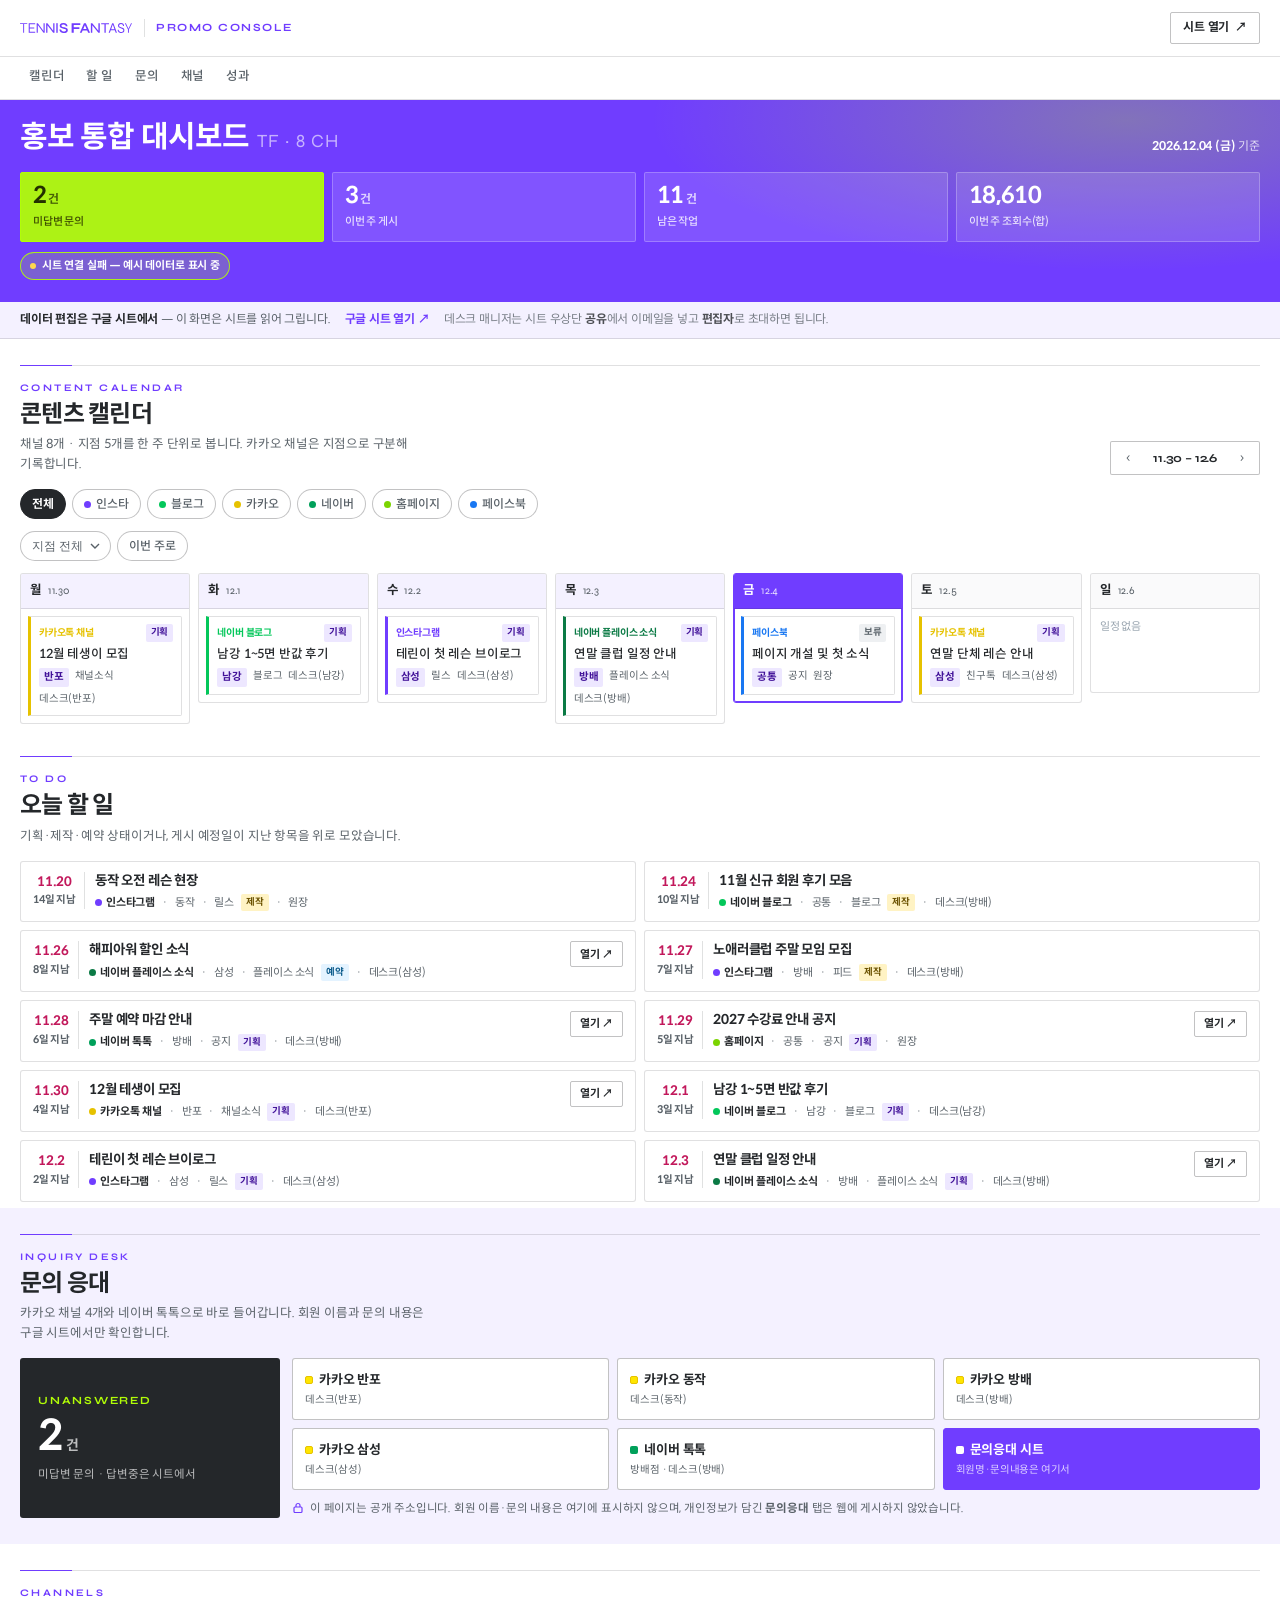
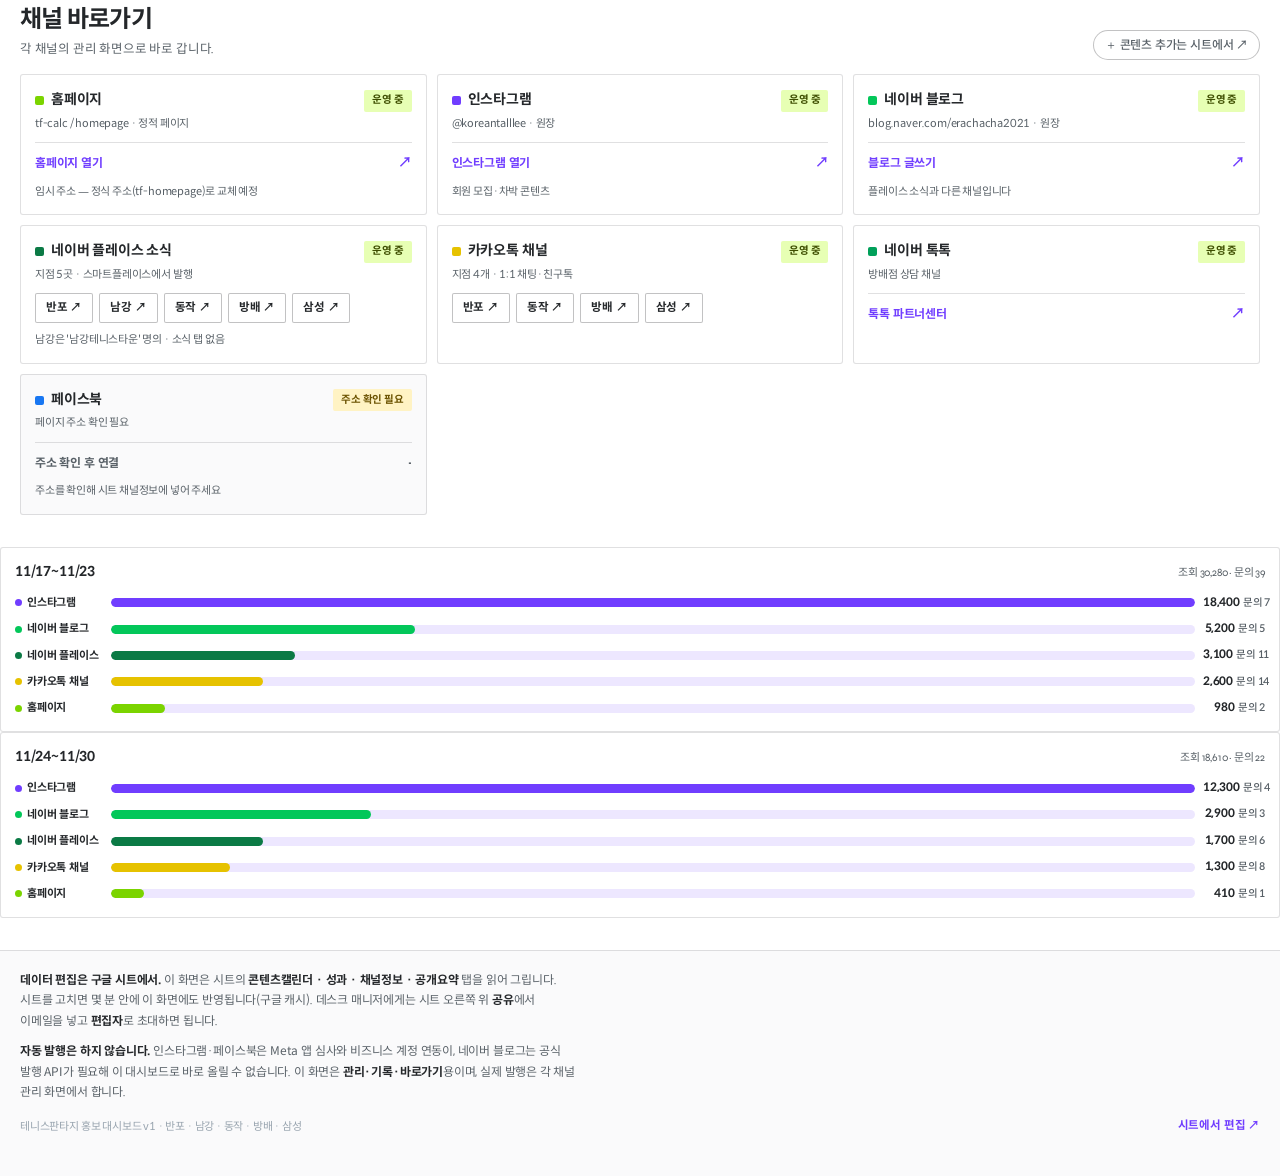
<file: dashboard/index.html>
<!DOCTYPE html>
<html lang="ko">
<head>
<meta charset="UTF-8" />
<meta name="viewport" content="width=device-width, initial-scale=1, viewport-fit=cover" />
<title>테니스판타지 | 홍보 통합 대시보드</title>
<meta name="description" content="테니스판타지 홍보 채널 8개를 한 화면에서 관리하는 통합 대시보드. 이번 주 콘텐츠 캘린더, 오늘 할 일, 문의 응대, 채널 바로가기, 성과 요약." />
<meta name="theme-color" content="#703DFF" />
<meta name="robots" content="noindex" />
<link rel="icon" href="images/brand/favicon.svg" type="image/svg+xml" />
<style>
@font-face{font-family:"Syne";src:url("fonts/Syne-latin.woff2") format("woff2");font-weight:400 800;font-style:normal;font-display:swap}
@font-face{font-family:"Spoqa Han Sans Neo";src:url("fonts/SpoqaHanSansNeo-Regular.woff2") format("woff2");font-weight:400;font-display:swap}
@font-face{font-family:"Spoqa Han Sans Neo";src:url("fonts/SpoqaHanSansNeo-Medium.woff2") format("woff2");font-weight:500;font-display:swap}
@font-face{font-family:"Spoqa Han Sans Neo";src:url("fonts/SpoqaHanSansNeo-Bold.woff2") format("woff2");font-weight:700 800;font-display:swap}

:root{
  --purple:#703DFF; --purple-hover:#5A2BD6; --deep:#411199; --dark:#31096F;
  --ink:#24272A; --muted:#586067; --gray:#97A3AE; --lgray:#D8DFE1; --lpurple:#C5B4E2;
  --neon:#B1FD07; --tint:#F4F1FF; --tint2:#EDE7FF; --white:#fff;
  --line:rgba(36,39,42,.14); --line2:rgba(36,39,42,.28);
  --latin:"Syne","Spoqa Han Sans Neo",system-ui,sans-serif;
  --kr:"Spoqa Han Sans Neo","Apple SD Gothic Neo","Noto Sans KR",system-ui,sans-serif;
  --max:1240px; --hdr:56px;
  --sh:0 20px 50px -40px rgba(49,9,111,.6);
  --c-insta:#703DFF; --c-blog:#03C75A; --c-talk:#00A05A; --c-place:#0B7A45;
  --c-kakao:#FEE500; --c-home:#7BD400; --c-fb:#1877F2;
}
*,*::before,*::after{box-sizing:border-box}
html{-webkit-text-size-adjust:100%;scroll-behavior:smooth}
body{margin:0;background:var(--white);color:var(--ink);font-family:var(--kr);font-size:15px;line-height:1.6;letter-spacing:-.012em;word-break:keep-all;overflow-wrap:break-word;overflow-x:hidden;-webkit-font-smoothing:antialiased}
img{display:block;max-width:100%;height:auto}
a{color:inherit;text-decoration:none}
p,h1,h2,h3,h4{margin:0}
h1,h2,h3,h4{line-height:1.2;letter-spacing:-.03em;font-weight:700}
ul{margin:0;padding:0;list-style:none}
button{font:inherit;color:inherit;border:0;background:none;cursor:pointer}
:focus-visible{outline:2px solid var(--purple);outline-offset:2px}
.wrap{width:min(100% - 32px,var(--max));margin-inline:auto}
.nowrap{white-space:nowrap}
.num{font-family:var(--latin);font-variant-numeric:tabular-nums;font-weight:700;letter-spacing:-.02em}

/* header */
.hdr{position:sticky;top:0;z-index:60;background:rgba(255,255,255,.96);-webkit-backdrop-filter:blur(12px);backdrop-filter:blur(12px);border-bottom:1px solid var(--line)}
.hdr__in{display:flex;align-items:center;gap:12px;height:var(--hdr)}
.hdr__logo{width:112px;height:auto;flex:none}
.hdr__tag{font-size:11px;font-weight:700;letter-spacing:.14em;text-transform:uppercase;color:var(--purple);padding-left:11px;border-left:1px solid var(--line);font-family:var(--latin)}
.hdr__sp{flex:1}
@media(max-width:560px){.hdr__tag{display:none}.hdr__logo{width:96px}}
.hdr__btn{display:inline-flex;align-items:center;gap:6px;height:32px;padding:0 12px;border:1px solid var(--line2);border-radius:2px;font-size:12px;font-weight:700;white-space:nowrap}
.hdr__btn:hover{background:var(--ink);color:#fff;border-color:var(--ink)}

/* subnav */
.subnav{position:sticky;top:var(--hdr);z-index:55;background:rgba(255,255,255,.97);border-bottom:1px solid var(--line)}
.subnav ul{display:flex;gap:4px;overflow-x:auto;scrollbar-width:none;-webkit-overflow-scrolling:touch}
.subnav ul::-webkit-scrollbar{display:none}
.subnav a{display:block;padding:10px 9px;font-size:12.5px;font-weight:500;color:var(--muted);white-space:nowrap;border-bottom:2px solid transparent}
.subnav a:hover{color:var(--purple);border-bottom-color:var(--purple)}

/* hero */
.hero{background:var(--purple);color:#fff;padding:20px 0 22px;position:relative;overflow:hidden}
.hero::after{content:"";position:absolute;inset:0;background:radial-gradient(60% 120% at 88% 10%,rgba(177,253,7,.28),rgba(112,61,255,0) 62%);pointer-events:none}
.hero__in{position:relative;z-index:1}
.hero__top{display:flex;flex-wrap:wrap;gap:8px 14px;align-items:flex-end;justify-content:space-between}
.hero h1{font-size:clamp(20px,5vw,30px)}
.hero h1 span{font-family:var(--latin);font-weight:400;opacity:.6;font-size:.62em;letter-spacing:.06em;margin-left:8px}
.hero__date{font-size:12px;color:rgba(255,255,255,.8)}
.hero__date b{font-weight:700;color:#fff}
.src{display:inline-flex;align-items:center;gap:6px;margin-top:10px;font-size:11px;font-weight:700;padding:4px 9px;border:1px solid rgba(255,255,255,.4);border-radius:100px;color:#fff}
.src i{width:6px;height:6px;border-radius:50%;background:var(--neon);display:block}
.src--warn{border-color:rgba(177,253,7,.9);background:rgba(177,253,7,.18)}
.src--warn i{background:#FFD84D}

/* KPI */
.kpi{display:grid;grid-template-columns:repeat(2,minmax(0,1fr));gap:8px;margin-top:16px}
@media(min-width:760px){.kpi{grid-template-columns:repeat(4,minmax(0,1fr))}}
.kpi__c{background:rgba(255,255,255,.12);border:1px solid rgba(255,255,255,.24);padding:10px 12px;border-radius:2px;min-width:0}
.kpi__c b{display:block;font-family:var(--kr);font-variant-numeric:tabular-nums;font-size:23px;line-height:1.15;font-weight:800;letter-spacing:-.03em}
.kpi__c b small{font-size:12px;font-weight:700;margin-left:2px;opacity:.75}
.kpi__c span{display:block;margin-top:4px;font-size:11px;color:rgba(255,255,255,.82);font-weight:500}
.kpi__c--alert{background:rgba(177,253,7,.94);border-color:var(--neon);color:#243000}
.kpi__c--alert span{color:#3E4E00}

/* notice strip */
.notice{background:var(--tint);border-bottom:1px solid var(--line)}
.notice__in{display:flex;flex-wrap:wrap;gap:6px 14px;align-items:center;padding:9px 0;font-size:12px;color:var(--muted);line-height:1.5}
.notice__in b{color:var(--ink)}
.notice__in a{color:var(--purple);font-weight:700;white-space:nowrap}
.notice__in a:hover{text-decoration:underline}

/* section */
.sec{padding:26px 0 6px}
.sec--tint{background:var(--tint);padding-bottom:26px}
.sec__head{display:flex;flex-wrap:wrap;gap:10px;justify-content:space-between;align-items:flex-end;border-top:1px solid var(--line);padding-top:14px;margin-bottom:14px;position:relative}
.sec__head::before{content:"";position:absolute;top:-1px;left:0;width:52px;height:1px;background:var(--purple)}
.sec__head h2{font-size:clamp(18px,4.2vw,24px)}
.sec__head .eyebrow{display:block;font-family:var(--latin);font-size:10px;font-weight:700;letter-spacing:.24em;text-transform:uppercase;color:var(--purple);margin-bottom:5px}
.sec__head p{font-size:12.5px;color:var(--muted);margin-top:6px;max-width:60ch}
.sec__tools{display:flex;flex-wrap:wrap;gap:6px;align-items:center}

/* week nav */
.wk{display:inline-flex;align-items:center;gap:0;border:1px solid var(--line2);border-radius:2px;overflow:hidden;background:#fff}
.wk button{width:34px;height:32px;display:grid;place-items:center;font-size:14px;color:var(--muted)}
.wk button:hover{background:var(--tint);color:var(--purple)}
.wk span{font-size:12px;font-weight:700;padding:0 8px;white-space:nowrap;font-family:var(--latin)}

/* filters */
.filters{display:flex;flex-wrap:wrap;gap:6px;margin-bottom:12px}
.chip{display:inline-flex;align-items:center;gap:5px;height:30px;padding:0 11px;border:1px solid var(--line2);border-radius:100px;font-size:12px;font-weight:500;background:#fff;color:var(--muted);white-space:nowrap}
.chip[aria-pressed="true"]{background:var(--ink);border-color:var(--ink);color:#fff;font-weight:700}
.chip__dot{width:7px;height:7px;border-radius:50%;display:block}
select.fsel{height:30px;border:1px solid var(--line2);border-radius:100px;background:#fff;padding:0 26px 0 11px;font-size:12px;color:var(--muted);appearance:none;background-image:url("data:image/svg+xml;utf8,<svg xmlns='http://www.w3.org/2000/svg' width='10' height='6'><path d='M1 1l4 4 4-4' fill='none' stroke='%23586067' stroke-width='1.4'/></svg>");background-repeat:no-repeat;background-position:right 10px center}

/* calendar */
.week{display:grid;grid-template-columns:1fr;gap:10px}
@media(min-width:980px){.week{grid-template-columns:repeat(7,minmax(0,1fr));gap:8px;align-items:start}}
.day{min-width:0;border:1px solid var(--line);border-radius:3px;background:#fff;overflow:hidden}
@media(min-width:980px){.day{min-height:120px}}
.day--today{border-color:var(--purple);box-shadow:0 0 0 1px var(--purple) inset}
.day--weekend .day__h{background:#FAFAFB}
.day__h{display:flex;align-items:baseline;gap:6px;padding:7px 9px;border-bottom:1px solid var(--line);background:var(--tint)}
.day--today .day__h{background:var(--purple);color:#fff}
.day__h b{font-size:12.5px}
.day__h span{font-size:11px;color:var(--muted);font-family:var(--latin)}
.day--today .day__h span{color:rgba(255,255,255,.8)}
.day__b{padding:7px;display:grid;gap:6px}
.day__empty{font-size:11px;color:var(--gray);padding:2px 2px 4px}
@media(max-width:979px){
  .day--empty{display:flex;align-items:center;justify-content:space-between}
  .day--empty .day__h{border-bottom:0;background:transparent;flex:1;padding:8px 10px}
  .day--empty .day__b{padding:8px 10px;flex:none}
  .day__empty{padding:0}
}
.cc{border-left:3px solid var(--ch,var(--purple));background:#fff;border-top:1px solid var(--line);border-right:1px solid var(--line);border-bottom:1px solid var(--line);padding:7px 8px;border-radius:0 2px 2px 0;min-width:0}
.cc__top{display:flex;align-items:center;gap:5px;justify-content:space-between;min-width:0}
.cc__ch{font-size:10px;font-weight:700;color:var(--ch,var(--purple));white-space:nowrap;overflow:hidden;text-overflow:ellipsis;min-width:0}
.cc__t{font-size:12.5px;font-weight:500;line-height:1.4;margin-top:4px;color:var(--ink)}
.cc__m{display:flex;flex-wrap:wrap;gap:4px 6px;margin-top:5px;font-size:10.5px;color:var(--muted)}
.cc__b{background:var(--tint2);color:var(--deep);padding:1px 5px;border-radius:2px;font-weight:700}
.st{font-size:9.5px;font-weight:700;padding:1px 5px;border-radius:2px;white-space:nowrap;flex:none}
.st[data-s="게시"]{background:var(--neon);color:#243000}
.st[data-s="예약"]{background:#E4F3FF;color:#0B5A8A}
.st[data-s="제작"]{background:#FFF3C4;color:#6B5200}
.st[data-s="기획"]{background:#EDE7FF;color:var(--deep)}
.st[data-s="보류"]{background:#EEF0F2;color:#5B646B}

/* today list */
.todo{display:grid;gap:8px}
@media(min-width:880px){.todo{grid-template-columns:repeat(2,minmax(0,1fr))}}
.ti{display:flex;gap:10px;align-items:flex-start;background:#fff;border:1px solid var(--line);border-radius:3px;padding:10px 12px;min-width:0}
.ti__d{flex:none;font-size:10.5px;font-weight:700;text-align:center;min-width:46px;color:var(--muted);border-right:1px solid var(--line);padding-right:8px;font-variant-numeric:tabular-nums}
.ti__d b{display:block;font-size:13px;color:var(--ink)}
.ti__d--late b{color:#C2185B}
.ti__d--today b{color:var(--purple)}
.ti__b{min-width:0;flex:1}
.ti__t{font-size:13.5px;font-weight:700;line-height:1.35}
.ti__m{display:flex;flex-wrap:wrap;gap:4px 7px;align-items:center;margin-top:4px;font-size:11px;color:var(--muted)}
.ti__ch{display:inline-flex;align-items:center;gap:4px;font-weight:700;color:var(--ink)}
.ti__ch i{width:7px;height:7px;border-radius:50%;background:var(--ch,var(--purple));display:block}
.ti__a{display:inline-flex;align-items:center;height:26px;padding:0 9px;border:1px solid var(--line2);border-radius:2px;font-size:11px;font-weight:700;flex:none}
.ti__a:hover{background:var(--ink);color:#fff;border-color:var(--ink)}

/* inquiry */
.inq{display:grid;gap:12px}
@media(min-width:860px){.inq{grid-template-columns:260px minmax(0,1fr)}}
.inq__n{background:var(--ink);color:#fff;padding:16px 18px;border-radius:3px;display:flex;flex-direction:column;justify-content:center}
.inq__n em{font-style:normal;font-size:11px;font-weight:700;letter-spacing:.16em;text-transform:uppercase;color:var(--neon);font-family:var(--latin)}
.inq__n b{font-family:var(--kr);font-variant-numeric:tabular-nums;font-size:42px;line-height:1.05;margin-top:6px;font-weight:800}
.inq__n b small{font-size:14px;margin-left:3px;font-weight:700;opacity:.7}
.inq__n span{font-size:11.5px;color:rgba(255,255,255,.7);margin-top:6px}
.inq__links{display:grid;grid-template-columns:repeat(2,minmax(0,1fr));gap:8px}
@media(min-width:640px){.inq__links{grid-template-columns:repeat(3,minmax(0,1fr))}}
.il{display:flex;flex-direction:column;justify-content:center;gap:2px;min-height:62px;padding:10px 12px;border:1px solid var(--line2);border-radius:3px;background:#fff;min-width:0}
.il:hover{border-color:var(--purple);background:var(--tint)}
.il b{font-size:13px;font-weight:700;display:flex;align-items:center;gap:6px}
.il b i{width:8px;height:8px;border-radius:2px;display:block;flex:none}
.il span{font-size:10.5px;color:var(--muted);white-space:nowrap;overflow:hidden;text-overflow:ellipsis}
.il--sheet{background:var(--purple);border-color:var(--purple);color:#fff}
.il--sheet span{color:rgba(255,255,255,.78)}
.il--sheet:hover{background:var(--purple-hover);border-color:var(--purple-hover)}
.privacy{margin-top:10px;font-size:11.5px;color:var(--muted);display:flex;gap:6px;align-items:flex-start;line-height:1.5}
.privacy svg{flex:none;margin-top:2px}

/* channel cards */
.cards{display:grid;gap:10px;grid-template-columns:1fr}
@media(min-width:700px){.cards{grid-template-columns:repeat(2,minmax(0,1fr))}}
@media(min-width:1040px){.cards{grid-template-columns:repeat(3,minmax(0,1fr))}}
.card{border:1px solid var(--line);border-radius:3px;padding:14px;background:#fff;display:flex;flex-direction:column;min-width:0}
.card__h{display:flex;align-items:center;justify-content:space-between;gap:8px}
.card__t{font-size:14px;font-weight:700;display:flex;align-items:center;gap:7px;min-width:0}
.card__t i{width:9px;height:9px;border-radius:2px;flex:none;background:var(--ch,var(--purple))}
.card__s{font-size:11px;color:var(--muted);margin-top:3px}
.card__go{display:flex;align-items:center;justify-content:space-between;gap:8px;margin-top:10px;font-size:12px;font-weight:700;color:var(--purple);border-top:1px solid var(--line);padding-top:9px}
.card__go:hover{color:var(--purple-hover)}
.card__go .arw{font-family:var(--latin);font-size:14px}
.subs{display:flex;flex-wrap:wrap;gap:6px;margin-top:10px}
.subs a{display:inline-flex;align-items:center;height:30px;padding:0 10px;border:1px solid var(--line2);border-radius:2px;font-size:11.5px;font-weight:700;background:#fff}
.subs a:hover{background:var(--ink);color:#fff;border-color:var(--ink)}
.badge-need{display:inline-flex;align-items:center;height:22px;padding:0 8px;border-radius:2px;font-size:10.5px;font-weight:700;background:#FFF3C4;color:#6B5200;white-space:nowrap}
.badge-ok{display:inline-flex;align-items:center;height:22px;padding:0 8px;border-radius:2px;font-size:10.5px;font-weight:700;background:rgba(177,253,7,.3);color:#3E4E00;white-space:nowrap}
.card--muted{background:#FAFAFB}

/* performance */
.perf{display:grid;gap:10px}
@media(min-width:860px){.perf{grid-template-columns:repeat(2,minmax(0,1fr))}}
.pw{border:1px solid var(--line);border-radius:3px;padding:14px;background:#fff}
.pw__h{display:flex;align-items:baseline;justify-content:space-between;gap:8px;margin-bottom:10px}
.pw__h b{font-size:13.5px}
.pw__h span{font-size:11px;color:var(--muted);font-family:var(--latin)}
.pb{display:grid;gap:8px}
.pb__r{display:grid;grid-template-columns:88px minmax(0,1fr) 62px;gap:8px;align-items:center;min-width:0}
.pb__l{font-size:11px;font-weight:700;color:var(--ink);white-space:nowrap;overflow:hidden;text-overflow:ellipsis;display:flex;align-items:center;gap:5px;min-width:0}
.pb__l i{width:7px;height:7px;border-radius:50%;flex:none;background:var(--ch,var(--purple))}
.pb__bar{height:9px;background:var(--tint2);border-radius:100px;overflow:hidden}
.pb__bar span{display:block;height:100%;background:var(--ch,var(--purple));border-radius:100px}
.pb__v{font-size:11.5px;font-variant-numeric:tabular-nums;font-weight:700;text-align:right;color:var(--ink);white-space:nowrap}
.pb__v em{font-style:normal;font-family:var(--kr);font-size:10.5px;color:var(--muted);font-weight:500;margin-left:3px}
.sumt{display:flex;flex-wrap:wrap;gap:12px;margin-top:12px;padding-top:10px;border-top:1px solid var(--line);font-size:11.5px;color:var(--muted)}
.sumt b{color:var(--ink);font-family:var(--latin);font-size:13px}

/* footer */
.ft{border-top:1px solid var(--line);margin-top:26px;padding:20px 0 40px;background:#FAFAFB}
.ft__note{font-size:12px;color:var(--muted);line-height:1.7;max-width:80ch}
.ft__note b{color:var(--ink)}
.ft__row{display:flex;flex-wrap:wrap;gap:10px 16px;align-items:center;justify-content:space-between;margin-top:14px}
.ft__row small{font-size:11px;color:var(--gray)}
.ft__row a{font-size:11.5px;font-weight:700;color:var(--purple)}
.empty{padding:24px;text-align:center;color:var(--muted);font-size:12.5px;border:1px dashed var(--line2);border-radius:3px}
.sr{position:absolute;width:1px;height:1px;padding:0;margin:-1px;overflow:hidden;clip:rect(0,0,0,0);white-space:nowrap;border:0}
</style>
</head>
<body>

<header class="hdr">
  <div class="wrap hdr__in">
    <img class="hdr__logo" src="images/brand/logo-wordmark.svg" alt="TENNIS FANTASY" width="112" height="10" />
    <span class="hdr__tag">Promo Console</span>
    <span class="hdr__sp"></span>
    <a class="hdr__btn" href="https://docs.google.com/spreadsheets/d/1mavEdEhh6a_5nYTtmDIDVZ31iI0PUYVDrWZLGwc-T3Q/edit" target="_blank" rel="noopener">시트 열기 <span aria-hidden="true">↗</span></a>
  </div>
</header>

<nav class="subnav" aria-label="대시보드 섹션">
  <div class="wrap">
    <ul>
      <li><a href="#calendar">캘린더</a></li>
      <li><a href="#today">할 일</a></li>
      <li><a href="#inquiry">문의</a></li>
      <li><a href="#channels">채널</a></li>
      <li><a href="#perf">성과</a></li>
    </ul>
  </div>
</nav>

<section class="hero">
  <div class="wrap hero__in">
    <div class="hero__top">
      <h1>홍보 통합 대시보드<span>TF · 8 CH</span></h1>
      <div class="hero__date"><b id="todayLabel">—</b> 기준</div>
    </div>
    <div class="kpi" id="kpi"></div>
    <div class="src" id="src"><i></i><span>데이터 확인 중…</span></div>
  </div>
</section>

<main>
  <section class="notice">
    <div class="wrap notice__in">
      <span><b>데이터 편집은 구글 시트에서</b> — 이 화면은 시트를 읽어 그립니다.</span>
      <a href="https://docs.google.com/spreadsheets/d/1mavEdEhh6a_5nYTtmDIDVZ31iI0PUYVDrWZLGwc-T3Q/edit" target="_blank" rel="noopener">구글 시트 열기 ↗</a>
      <span style="opacity:.8">데스크 매니저는 시트 우상단 <b>공유</b>에서 이메일을 넣고 <b>편집자</b>로 초대하면 됩니다.</span>
    </div>
  </section>
  <section class="sec" id="calendar">
    <div class="wrap">
      <div class="sec__head">
        <div>
          <span class="eyebrow">Content Calendar</span>
          <h2>콘텐츠 캘린더</h2>
          <p>채널 8개 · 지점 5개를 한 주 단위로 봅니다. 카카오 채널은 지점으로 구분해 기록합니다.</p>
        </div>
        <div class="sec__tools">
          <div class="wk"><button type="button" id="prevWk" aria-label="지난 주">‹</button><span id="wkLabel">—</span><button type="button" id="nextWk" aria-label="다음 주">›</button></div>
        </div>
      </div>
      <div class="filters" id="chFilters" role="group" aria-label="채널 필터"></div>
      <div class="filters">
        <select class="fsel" id="brFilter" aria-label="지점 필터">
          <option value="all">지점 전체</option>
          <option value="반포">반포</option>
          <option value="남강">남강</option>
          <option value="동작">동작</option>
          <option value="방배">방배</option>
          <option value="삼성">삼성</option>
          <option value="공통">공통</option>
        </select>
        <button type="button" class="chip" id="resetWk">이번 주로</button>
      </div>
      <div class="week" id="week" aria-live="polite"></div>
    </div>
  </section>

  <section class="sec" id="today">
    <div class="wrap">
      <div class="sec__head">
        <div>
          <span class="eyebrow">To Do</span>
          <h2>오늘 할 일</h2>
          <p>기획·제작·예약 상태이거나, 게시 예정일이 지난 항목을 위로 모았습니다.</p>
        </div>
      </div>
      <div class="todo" id="todo"></div>
    </div>
  </section>

  <section class="sec sec--tint" id="inquiry">
    <div class="wrap">
      <div class="sec__head">
        <div>
          <span class="eyebrow">Inquiry Desk</span>
          <h2>문의 응대</h2>
          <p>카카오 채널 4개와 네이버 톡톡으로 바로 들어갑니다. 회원 이름과 문의 내용은 구글 시트에서만 확인합니다.</p>
        </div>
      </div>
      <div class="inq">
        <div class="inq__n">
          <em>Unanswered</em>
          <b id="unanswered">–<small>건</small></b>
          <span>미답변 문의 · 답변중은 시트에서</span>
        </div>
        <div>
          <div class="inq__links" id="inqLinks"></div>
          <p class="privacy">
            <svg width="12" height="12" viewBox="0 0 24 24" fill="none" stroke="#703DFF" stroke-width="2.4"><rect x="4" y="10" width="16" height="11" rx="2"/><path d="M8 10V7a4 4 0 118 0v3"/></svg>
            <span>이 페이지는 공개 주소입니다. 회원 이름·문의 내용은 여기에 표시하지 않으며, 개인정보가 담긴 <b>문의응대</b> 탭은 웹에 게시하지 않았습니다.</span>
          </p>
        </div>
      </div>
    </div>
  </section>

  <section class="sec" id="channels">
    <div class="wrap">
      <div class="sec__head">
        <div>
          <span class="eyebrow">Channels</span>
          <h2>채널 바로가기</h2>
          <p>각 채널의 관리 화면으로 바로 갑니다.</p>
        </div>
        <div class="sec__tools"><a class="chip" href="https://docs.google.com/spreadsheets/d/1mavEdEhh6a_5nYTtmDIDVZ31iI0PUYVDrWZLGwc-T3Q/edit#gid=0" target="_blank" rel="noopener">＋ 콘텐츠 추가는 시트에서 ↗</a></div>
      </div>
      <div class="cards" id="cards"></div>
    </div>
  </section>

  <section class="sec" id="perf">
    <div class="wrap">
      <div class="sec__head">
        <div>
          <span class="eyebrow">Performance</span>
          <h2>성과 요약</h2>
          <p>주차별 채널 조회수와 문의 건수입니다.</p>
        </div>
      </div>
      <div class="perf" id="perf"></div>
    </div>
  </section>
</main>

<footer class="ft">
  <div class="wrap">
    <p class="ft__note">
      <b>데이터 편집은 구글 시트에서.</b> 이 화면은 시트의 <b>콘텐츠캘린더 · 성과 · 채널정보 · 공개요약</b> 탭을 읽어 그립니다.
      시트를 고치면 몇 분 안에 이 화면에도 반영됩니다(구글 캐시). 데스크 매니저에게는 시트 오른쪽 위 <b>공유</b>에서 이메일을 넣고 <b>편집자</b>로 초대하면 됩니다.
    </p>
    <p class="ft__note" style="margin-top:10px">
      <b>자동 발행은 하지 않습니다.</b> 인스타그램·페이스북은 Meta 앱 심사와 비즈니스 계정 연동이, 네이버 블로그는 공식 발행 API가 필요해 이 대시보드로 바로 올릴 수 없습니다.
      이 화면은 <b>관리·기록·바로가기</b>용이며, 실제 발행은 각 채널 관리 화면에서 합니다.
    </p>
    <div class="ft__row">
      <small>테니스판타지 홍보 대시보드 v1 · 반포 · 남강 · 동작 · 방배 · 삼성</small>
      <a href="https://docs.google.com/spreadsheets/d/1mavEdEhh6a_5nYTtmDIDVZ31iI0PUYVDrWZLGwc-T3Q/edit" target="_blank" rel="noopener">시트에서 편집 ↗</a>
    </div>
  </div>
</footer>

<script>
/* ============================================================
   테니스판타지 홍보 통합 대시보드 v1
   데이터: 구글 시트 "테니스판타지 홍보 대시보드" (웹에 게시된 4개 탭 CSV)
   문의응대 탭은 게시하지 않음(개인정보). 화면에는 건수만 표시.
   ============================================================ */
const SHEET_ID = "1mavEdEhh6a_5nYTtmDIDVZ31iI0PUYVDrWZLGwc-T3Q";
const PUB = "https://docs.google.com/spreadsheets/d/e/2PACX-1vQ6JQcufp6l8I1ChqQOwQrGT9SozeYuiGv19XM-4l7gJHK7_l8NVf0jCqsgPpdy21O4pDOoZaQPtFki/pub?single=true&output=csv&gid=";
const SHEET = { cal:"0", perf:"2043596377", ch:"519063813", sum:"829911645" };
const SHEET_URL = "https://docs.google.com/spreadsheets/d/" + SHEET_ID + "/edit";
const INQ_SHEET_URL = "https://docs.google.com/spreadsheets/d/" + SHEET_ID + "/edit#gid=266599409";

/* ---- 채널 정의 ---- */
const CH = {
  "홈페이지":            { g:"홈페이지", color:"#7BD400" },
  "인스타그램":          { g:"인스타",   color:"#703DFF" },
  "페이스북":            { g:"페이스북", color:"#1877F2" },
  "네이버 블로그":       { g:"블로그",   color:"#03C75A" },
  "네이버 톡톡":         { g:"네이버",   color:"#00A05A" },
  "네이버 플레이스 소식": { g:"네이버",   color:"#0B7A45" },
  "카카오톡 채널":       { g:"카카오",   color:"#E6C200" }
};
const chColor = n => (CH[n] || {}).color || "#703DFF";
const chGroup = n => (CH[n] || {}).g || "기타";
const FILTERS = [
  { k:"all", label:"전체" }, { k:"인스타", label:"인스타", color:"#703DFF" },
  { k:"블로그", label:"블로그", color:"#03C75A" }, { k:"카카오", label:"카카오", color:"#E6C200" },
  { k:"네이버", label:"네이버", color:"#00A05A" }, { k:"홈페이지", label:"홈페이지", color:"#7BD400" },
  { k:"페이스북", label:"페이스북", color:"#1877F2" }
];
const WEEKDAY = ["일","월","화","수","목","금","토"];

/* ---- 폴백 예시 데이터 (시트를 읽지 못할 때) ---- */
const FALLBACK = {
  cal: [
    ["2026-11-20","목","인스타그램","동작","동작 오전 레슨 현장","릴스","제작","원장",""],
    ["2026-11-22","토","네이버 블로그","반포","반포 시설 투어 후기","블로그","게시","데스크(반포)","https://blog.naver.com/erachacha2021"],
    ["2026-11-23","월","인스타그램","반포","테생이 입문반 11월 오픈","릴스","게시","데스크(반포)","https://instagram.com/koreantalllee"],
    ["2026-11-24","화","네이버 블로그","공통","11월 신규 회원 후기 모음","블로그","제작","데스크(방배)",""],
    ["2026-11-25","수","카카오톡 채널","동작","12월 레슨 시간표 오픈 안내","친구톡","게시","원장","https://pf.kakao.com/_jxkxaxhn"],
    ["2026-11-26","목","네이버 플레이스 소식","삼성","해피아워 할인 소식","플레이스 소식","예약","데스크(삼성)","https://map.naver.com/p/entry/place/1228394731"],
    ["2026-11-27","금","인스타그램","방배","노애러클럽 주말 모임 모집","피드","제작","데스크(방배)",""],
    ["2026-11-28","토","네이버 톡톡","방배","주말 예약 마감 안내","공지","기획","데스크(방배)","https://talk.naver.com/WA1NQGX"],
    ["2026-11-29","일","홈페이지","공통","2027 수강료 안내 공지","공지","기획","원장","https://ouy2006.github.io/tf-calc/homepage/"],
    ["2026-11-30","월","카카오톡 채널","반포","12월 테생이 모집","채널소식","기획","데스크(반포)","https://pf.kakao.com/_xhumzs"],
    ["2026-12-01","화","네이버 블로그","남강","남강 1~5면 반값 후기","블로그","기획","데스크(남강)",""],
    ["2026-12-02","수","인스타그램","삼성","테린이 첫 레슨 브이로그","릴스","기획","데스크(삼성)",""],
    ["2026-12-03","목","네이버 플레이스 소식","방배","연말 클럽 일정 안내","플레이스 소식","기획","데스크(방배)","https://map.naver.com/p/entry/place/1537865054"],
    ["2026-12-04","금","페이스북","공통","페이지 개설 및 첫 소식","공지","보류","원장",""],
    ["2026-12-05","토","카카오톡 채널","삼성","연말 단체 레슨 안내","친구톡","기획","데스크(삼성)","https://pf.kakao.com/_XelyG"]
  ],
  perf: [
    ["11/17~11/23","인스타그램","18400","7","릴스 2편"],
    ["11/17~11/23","네이버 블로그","5200","5","후기 글 3편"],
    ["11/17~11/23","네이버 플레이스","3100","11","리뷰 4건 신규"],
    ["11/17~11/23","카카오톡 채널","2600","14","친구톡 1회"],
    ["11/17~11/23","홈페이지","980","2",""],
    ["11/24~11/30","인스타그램","12300","4","집계 중"],
    ["11/24~11/30","네이버 블로그","2900","3","집계 중"],
    ["11/24~11/30","네이버 플레이스","1700","6","집계 중"],
    ["11/24~11/30","카카오톡 채널","1300","8","집계 중"],
    ["11/24~11/30","홈페이지","410","1","집계 중"]
  ],
  ch: [
    ["테니스판타지 홈페이지","홈페이지","공통","https://ouy2006.github.io/tf-calc/homepage/","원장","임시 주소(Pages 미활성). 정식 주소 https://ouy2006.github.io/tf-homepage/ 로 교체 예정"],
    ["인스타그램","SNS","공통","https://instagram.com/koreantalllee","원장","회원 모집·차박 콘텐츠"],
    ["페이스북 페이지","SNS","공통","주소 확인 필요","원장","페이지 주소 미확인 — 확인 후 이 칸에 입력"],
    ["네이버 블로그","블로그","공통","https://blog.naver.com/erachacha2021","원장","블로그 글 발행. 플레이스 소식과 별개 채널"],
    ["네이버 톡톡","톡톡","방배","https://talk.naver.com/WA1NQGX","데스크(방배)","방배점 상담 채널"],
    ["카카오톡 채널 (반포)","카카오","반포","https://pf.kakao.com/_xhumzs","데스크(반포)","1:1 채팅·채널소식"],
    ["카카오톡 채널 (동작)","카카오","동작","https://pf.kakao.com/_jxkxaxhn","데스크(동작)","1:1 채팅·친구톡"],
    ["카카오톡 채널 (방배)","카카오","방배","https://pf.kakao.com/_TYdxfb","데스크(방배)","1:1 채팅·친구톡"],
    ["카카오톡 채널 (삼성)","카카오","삼성","https://pf.kakao.com/_XelyG","데스크(삼성)","1:1 채팅·친구톡"],
    ["네이버 플레이스 소식 (반포)","플레이스","반포","https://map.naver.com/p/entry/place/1768264652","데스크(반포)","스마트플레이스에서 소식 발행"],
    ["네이버 플레이스 소식 (남강)","플레이스","남강","https://map.naver.com/p/entry/place/2049267102","데스크(남강)","'남강테니스타운' 명의 플레이스. 소식 탭 없음"],
    ["네이버 플레이스 소식 (동작)","플레이스","동작","https://map.naver.com/p/entry/place/1660295800","데스크(동작)","동작주차공원 테니스장(동작구 공공코트)"],
    ["네이버 플레이스 소식 (방배)","플레이스","방배","https://map.naver.com/p/entry/place/1537865054","데스크(방배)","스마트플레이스에서 소식 발행"],
    ["네이버 플레이스 소식 (삼성)","플레이스","삼성","https://map.naver.com/p/entry/place/1228394731","데스크(삼성)","스마트플레이스에서 소식 발행"]
  ],
  sum: [["미답변 문의","2"],["답변중 문의","2"],["이번 주 게시 예정","3"],["남은 작업(기획·제작·예약)","11"]]
};

/* ---- CSV ---- */
function parseCSV(text){
  const rows = []; let row = [], cur = "", q = false;
  for (let i = 0; i < text.length; i++){
    const c = text[i];
    if (q){
      if (c === '"'){ if (text[i+1] === '"'){ cur += '"'; i++; } else q = false; }
      else cur += c;
    } else if (c === '"'){ q = true; }
    else if (c === ","){ row.push(cur); cur = ""; }
    else if (c === "\n"){ row.push(cur); rows.push(row); row = []; cur = ""; }
    else if (c === "\r"){ /* skip */ }
    else cur += c;
  }
  if (cur !== "" || row.length){ row.push(cur); rows.push(row); }
  return rows.filter(r => r.some(v => v.trim() !== ""));
}
function toObjs(rows){
  if (!rows.length) return [];
  const head = rows[0].map(h => h.trim());
  return rows.slice(1).map(r => {
    const o = {}; head.forEach((h, i) => o[h] = (r[i] ?? "").trim()); return o;
  });
}
async function loadCSV(gid){
  const ctl = new AbortController();
  const t = setTimeout(() => ctl.abort(), 9000);
  try{
    const res = await fetch(PUB + gid, { signal: ctl.signal, cache: "no-store", redirect: "follow" });
    if (!res.ok) throw new Error("HTTP " + res.status);
    const text = await res.text();
    if (/^\s*<(!doctype|html)/i.test(text)) throw new Error("not csv");
    return parseCSV(text);
  } finally { clearTimeout(t); }
}

/* ---- 날짜 ---- */
const pad = n => String(n).padStart(2, "0");
const ymd = d => d.getFullYear() + "-" + pad(d.getMonth()+1) + "-" + pad(d.getDate());
function parseDate(s){
  const m = /^(\d{4})[-.](\d{1,2})[-.](\d{1,2})/.exec(String(s || "").trim());
  if (m) return new Date(+m[1], +m[2]-1, +m[3]);
  if (/^\d{5}$/.test(String(s||"").trim())){ // Google serial
    const n = +s; return new Date(Date.UTC(1899,11,30) + n*86400000);
  }
  const d = new Date(s); return isNaN(d) ? null : d;
}
const startOfWeek = d => { const x = new Date(d); const w = (x.getDay()+6)%7; x.setDate(x.getDate()-w); x.setHours(0,0,0,0); return x; };
const addDays = (d,n) => { const x = new Date(d); x.setDate(x.getDate()+n); return x; };
const fmtDot = d => (d.getMonth()+1) + "." + d.getDate();

/* ---- 상태 ---- */
const state = { cal:[], perf:[], ch:[], sum:{}, week: startOfWeek(new Date()), filter:"all", branch:"all", live:false };

/* ---- 렌더 ---- */
function el(tag, cls, html){ const n = document.createElement(tag); if (cls) n.className = cls; if (html != null) n.innerHTML = html; return n; }
const esc = s => String(s == null ? "" : s).replace(/[&<>"']/g, c => ({"&":"&amp;","<":"&lt;",">":"&gt;",'"':"&quot;","'":"&#39;"}[c]));

function calRows(){
  return state.cal.map(r => ({
    date: r["날짜"] || "", ch: r["채널"] || "", br: r["지점"] || "",
    topic: r["주제"] || "", fmt: r["형식"] || "", st: r["상태"] || "",
    who: r["담당"] || "", link: r["링크"] || ""
  })).filter(r => r.date).map(r => ({ ...r, d: parseDate(r.date) })).filter(r => r.d);
}
function visibleCal(){
  return calRows().filter(r => (state.filter === "all" || chGroup(r.ch) === state.filter)
                            && (state.branch === "all" || r.br === state.branch));
}

function renderFilters(){
  const box = document.getElementById("chFilters");
  box.innerHTML = "";
  FILTERS.forEach(f => {
    const b = el("button", "chip");
    b.type = "button";
    b.setAttribute("aria-pressed", String(state.filter === f.k));
    b.innerHTML = (f.color ? `<i class="chip__dot" style="background:${f.color}"></i>` : "") + esc(f.label);
    b.addEventListener("click", () => { state.filter = f.k; renderFilters(); renderWeek(); });
    box.appendChild(b);
  });
}

function renderWeek(){
  const start = state.week, end = addDays(start, 6);
  document.getElementById("wkLabel").textContent = fmtDot(start) + " – " + fmtDot(end);
  const items = visibleCal();
  const todayStr = ymd(new Date());
  const box = document.getElementById("week");
  box.innerHTML = "";
  for (let i = 0; i < 7; i++){
    const d = addDays(start, i), key = ymd(d);
    const day = el("div", "day" + (key === todayStr ? " day--today" : "") + ([0,6].includes(d.getDay()) ? " day--weekend" : ""));
    const h = el("div", "day__h", `<b>${WEEKDAY[d.getDay()]}</b><span>${fmtDot(d)}</span>`);
    day.appendChild(h);
    const body = el("div", "day__b");
    const list = items.filter(r => ymd(r.d) === key);
    if (!list.length){
      day.classList.add("day--empty");
      body.appendChild(el("div", "day__empty", "일정 없음"));
    } else {
      list.forEach(r => {
        const c = chColor(r.ch);
        const card = el("article", "cc");
        card.style.setProperty("--ch", c);
        const link = r.link && /^https?:/i.test(r.link);
        card.innerHTML =
          `<div class="cc__top"><span class="cc__ch">${esc(r.ch)}</span><span class="st" data-s="${esc(r.st)}">${esc(r.st)}</span></div>` +
          `<p class="cc__t">${link ? `<a href="${esc(r.link)}" target="_blank" rel="noopener">${esc(r.topic)}</a>` : esc(r.topic)}</p>` +
          `<div class="cc__m"><span class="cc__b">${esc(r.br)}</span><span>${esc(r.fmt)}</span><span>${esc(r.who)}</span></div>`;
        body.appendChild(card);
      });
    }
    day.appendChild(body);
    box.appendChild(day);
  }
  if (!items.length){
    box.innerHTML = `<div class="empty" style="grid-column:1/-1">이 조건에 맞는 콘텐츠가 이번 주에 없습니다. 필터를 바꾸거나 시트에서 추가하세요.</div>`;
  }
}

function renderToday(){
  const today = new Date(); today.setHours(0,0,0,0);
  const items = visibleCal()
    .filter(r => ["기획","제작","예약"].includes(r.st) || (r.d < today && r.st !== "게시" && r.st !== "보류"))
    .sort((a,b) => a.d - b.d);
  const box = document.getElementById("todo");
  box.innerHTML = "";
  if (!items.length){
    box.innerHTML = `<div class="empty" style="grid-column:1/-1">밀린 콘텐츠가 없습니다. 이번 주 일정은 캘린더에서 확인하세요.</div>`;
    return;
  }
  items.slice(0, 10).forEach(r => {
    const diff = Math.round((r.d - today) / 86400000);
    let dcls = "", dlab = "";
    if (diff < 0){ dcls = "ti__d--late"; dlab = Math.abs(diff) + "일 지남"; }
    else if (diff === 0){ dcls = "ti__d--today"; dlab = "오늘"; }
    else { dlab = "D-" + diff; }
    const link = r.link && /^https?:/i.test(r.link) ? `<a class="ti__a" href="${esc(r.link)}" target="_blank" rel="noopener">열기 ↗</a>` : "";
    const n = el("div", "ti");
    n.innerHTML =
      `<div class="ti__d ${dcls}"><b>${fmtDot(r.d)}</b>${esc(dlab)}</div>` +
      `<div class="ti__b"><p class="ti__t">${esc(r.topic)}</p>` +
      `<div class="ti__m"><span class="ti__ch" style="--ch:${chColor(r.ch)}"><i></i>${esc(r.ch)}</span><span>·</span><span>${esc(r.br)}</span><span>·</span><span>${esc(r.fmt)}</span><span class="st" data-s="${esc(r.st)}">${esc(r.st)}</span><span>·</span><span>${esc(r.who)}</span></div></div>` +
      link;
    box.appendChild(n);
  });
}

function sumVal(label){
  const hit = (state.sum || []).find(x => (x["항목"] || "").includes(label));
  return hit ? String(hit["값"] || "").replace(/[^0-9.\-]/g, "") : "";
}

function renderKPI(){
  const un = sumVal("미답변");
  const pub = sumVal("이번 주 게시");
  const rest = sumVal("남은 작업");
  const rows = (state.perf || []).filter(p => (p["채널"] || ""));
  const weeks = [...new Set(rows.map(p => p["주차"]))].filter(Boolean);
  const last = weeks[weeks.length - 1] || "";
  const views = rows.filter(p => p["주차"] === last).reduce((a, p) => a + (+String(p["조회수"] || 0).replace(/[^\d]/g, "")), 0);
  const box = document.getElementById("kpi");
  const items = [
    { v: un, u: "건", l: "미답변 문의", alert: (+un > 0) },
    { v: pub, u: "건", l: "이번 주 게시" },
    { v: rest, u: "건", l: "남은 작업" },
    { v: views ? views.toLocaleString("ko-KR") : "–", u: "", l: "이번 주 조회수(합)" }
  ];
  box.innerHTML = items.map(i =>
    `<div class="kpi__c${i.alert ? " kpi__c--alert" : ""}"><b>${i.v === "" ? "–" : esc(i.v)}${i.u ? `<small>${i.u}</small>` : ""}</b><span>${esc(i.l)}</span></div>`
  ).join("");
}

function renderInquiry(){
  const box = document.getElementById("inqLinks");
  box.innerHTML = "";
  const chs = (state.ch || []).filter(c => (c["구분"] || "") === "카카오");
  chs.forEach(c => {
    const name = (c["채널명"] || "").replace(/카카오톡 채널\s*/, "").replace(/[()]/g, "") || c["지점"];
    const a = el("a", "il");
    a.href = c["주소"] || "#"; a.target = "_blank"; a.rel = "noopener";
    a.innerHTML = `<b><i style="background:#FEE500;border:1px solid #E6C200"></i>카카오 ${esc(name)}</b><span>${esc(c["관리자"] || "")}</span>`;
    box.appendChild(a);
  });
  (state.ch || []).filter(c => (c["구분"] || "") === "톡톡").forEach(c => {
    const a = el("a", "il");
    a.href = c["주소"] || "#"; a.target = "_blank"; a.rel = "noopener";
    a.innerHTML = `<b><i style="background:#00A05A"></i>네이버 톡톡</b><span>${esc(c["지점"] || "")}점 · ${esc(c["관리자"] || "")}</span>`;
    box.appendChild(a);
  });
  const s = el("a", "il il--sheet");
  s.href = INQ_SHEET_URL; s.target = "_blank"; s.rel = "noopener";
  s.innerHTML = `<b><i style="background:#fff"></i>문의응대 시트</b><span>회원명·문의내용은 여기서</span>`;
  box.appendChild(s);
  const un = sumVal("미답변");
  document.getElementById("unanswered").innerHTML = `${un === "" ? "–" : esc(un)}<small>건</small>`;
}

function channelCards(){
  const rows = state.ch || [];
  const by = k => rows.filter(c => (c["구분"] || "") === k);
  const home = by("홈페이지")[0] || {};
  const blog = by("블로그")[0] || {};
  const sns = by("SNS") || [];
  const insta = sns.find(c => /인스타/.test(c["채널명"] || "")) || {};
  const fb = sns.find(c => /페이스북/.test(c["채널명"] || "")) || {};
  const kko = by("카카오"), talk = by("톡톡"), place = by("플레이스");
  const cards = [];

  cards.push({
    title: "홈페이지", color: "#7BD400", sub: "tf-calc / homepage · 정적 페이지",
    go: home["주소"], goLabel: "홈페이지 열기",
    note: (home["비고"] || "").includes("임시") ? "임시 주소 — 정식 주소(tf-homepage)로 교체 예정" : ""
  });
  cards.push({
    title: "인스타그램", color: "#703DFF", sub: `@koreantalllee · ${insta["관리자"] || ""}`,
    go: insta["주소"], goLabel: "인스타그램 열기", note: insta["비고"] || ""
  });
  cards.push({
    title: "네이버 블로그", color: "#03C75A", sub: `blog.naver.com/erachacha2021 · ${blog["관리자"] || ""}`,
    go: blog["주소"], goLabel: "블로그 글쓰기", note: "플레이스 소식과 다른 채널입니다"
  });
  cards.push({
    title: "네이버 플레이스 소식", color: "#0B7A45", sub: `지점 ${place.length}곳 · 스마트플레이스에서 발행`,
    subs: place.map(c => ({ label: (c["지점"] || ""), href: c["주소"] })), note: "남강은 '남강테니스타운' 명의 · 소식 탭 없음"
  });
  cards.push({
    title: "카카오톡 채널", color: "#E6C200", sub: `지점 ${kko.length}개 · 1:1 채팅·친구톡`,
    subs: kko.map(c => ({ label: (c["채널명"] || "").replace(/카카오톡 채널\s*/, "").replace(/[()]/g, ""), href: c["주소"] }))
  });
  cards.push({
    title: "네이버 톡톡", color: "#00A05A", sub: "방배점 상담 채널",
    go: talk[0] ? talk[0]["주소"] : "", goLabel: "톡톡 파트너센터", note: ""
  });
  cards.push({
    title: "페이스북", color: "#1877F2", sub: "페이지 주소 확인 필요",
    go: /^https?:/i.test(fb["주소"] || "") ? fb["주소"] : "", goLabel: "페이지 열기",
    need: !/^https?:/i.test(fb["주소"] || ""), note: "주소를 확인해 시트 채널정보에 넣어 주세요"
  });
  return cards;
}

function renderCards(){
  const box = document.getElementById("cards");
  box.innerHTML = "";
  channelCards().forEach(c => {
    const n = el("article", "card" + (c.need ? " card--muted" : ""));
    n.style.setProperty("--ch", c.color);
    let inner = `<div class="card__h"><p class="card__t"><i></i>${esc(c.title)}</p>` +
      (c.need ? `<span class="badge-need">주소 확인 필요</span>` : `<span class="badge-ok">운영 중</span>`) + `</div>` +
      `<p class="card__s">${esc(c.sub || "")}</p>`;
    if (c.subs && c.subs.length){
      inner += `<div class="subs">` + c.subs.map(s =>
        s.href ? `<a href="${esc(s.href)}" target="_blank" rel="noopener">${esc(s.label)} ↗</a>` : `<span class="chip">${esc(s.label)}</span>`
      ).join("") + `</div>`;
    }
    if (c.go) inner += `<a class="card__go" href="${esc(c.go)}" target="_blank" rel="noopener"><span>${esc(c.goLabel || "열기")}</span><span class="arw" aria-hidden="true">↗</span></a>`;
    else if (c.need) inner += `<div class="card__go" style="color:var(--muted)"><span>주소 확인 후 연결</span><span class="arw" aria-hidden="true">·</span></div>`;
    if (c.note) inner += `<p class="card__s" style="margin-top:8px">${esc(c.note)}</p>`;
    n.innerHTML = inner;
    box.appendChild(n);
  });
}

function renderPerf(){
  const rows = state.perf || [];
  const weeks = [...new Set(rows.map(p => p["주차"]))].filter(Boolean);
  const box = document.getElementById("perf");
  box.innerHTML = "";
  if (!weeks.length){ box.innerHTML = `<div class="empty">성과 데이터가 없습니다.</div>`; return; }
  weeks.slice(-2).forEach(w => {
    const list = rows.filter(p => p["주차"] === w);
    const max = Math.max(1, ...list.map(p => +String(p["조회수"] || 0).replace(/[^\d]/g, "")));
    const tot = list.reduce((a, p) => a + (+String(p["조회수"] || 0).replace(/[^\d]/g, "")), 0);
    const inq = list.reduce((a, p) => a + (+String(p["문의건수"] || 0).replace(/[^\d]/g, "")), 0);
    const n = el("div", "pw");
    n.innerHTML = `<div class="pw__h"><b>${esc(w)}</b><span>조회 ${tot.toLocaleString("ko-KR")} · 문의 ${inq}</span></div><div class="pb">` +
      list.map(p => {
        const v = +String(p["조회수"] || 0).replace(/[^\d]/g, "");
        const col = chColor((p["채널"] || "").replace("네이버 플레이스", "네이버 플레이스 소식"));
        return `<div class="pb__r"><span class="pb__l" style="--ch:${col}"><i></i>${esc(p["채널"])}</span>` +
               `<span class="pb__bar" style="--ch:${col}"><span style="width:${Math.max(3, Math.round(v / max * 100))}%"></span></span>` +
               `<span class="pb__v">${v.toLocaleString("ko-KR")}<em>문의 ${esc(p["문의건수"] || 0)}</em></span></div>`;
      }).join("") + `</div>`;
    box.appendChild(n);
  });
}

function renderAll(){ renderWeek(); renderToday(); renderKPI(); renderInquiry(); renderCards(); renderPerf(); }

/* ---- init ---- */
(function init(){
  const now = new Date();
  document.getElementById("todayLabel").textContent =
    `${now.getFullYear()}.${pad(now.getMonth()+1)}.${pad(now.getDate())} (${WEEKDAY[now.getDay()]})`;
  renderFilters();
  document.getElementById("brFilter").addEventListener("change", e => { state.branch = e.target.value; renderWeek(); renderToday(); });
  document.getElementById("prevWk").addEventListener("click", () => { state.week = addDays(state.week, -7); renderWeek(); });
  document.getElementById("nextWk").addEventListener("click", () => { state.week = addDays(state.week, 7); renderWeek(); });
  document.getElementById("resetWk").addEventListener("click", () => { state.week = startOfWeek(new Date()); renderWeek(); });

  // 폴백으로 즉시 렌더
  state.cal = toObjs([["날짜","요일","채널","지점","주제","형식","상태","담당","링크"], ...FALLBACK.cal]);
  state.perf = toObjs([["주차","채널","조회수","문의건수","비고"], ...FALLBACK.perf]);
  state.ch = toObjs([["채널명","구분","지점","주소","관리자","비고"], ...FALLBACK.ch]);
  state.sum = toObjs([["항목","값"], ...FALLBACK.sum]);
  renderAll();

  const src = document.getElementById("src");
  (async () => {
    try{
      const [cal, perf, ch, sum] = await Promise.all([loadCSV(SHEET.cal), loadCSV(SHEET.perf), loadCSV(SHEET.ch), loadCSV(SHEET.sum)]);
      if (cal.length > 1) state.cal = toObjs(cal);
      if (perf.length > 1) state.perf = toObjs(perf);
      if (ch.length > 1) state.ch = toObjs(ch);
      if (sum.length > 1) state.sum = toObjs(sum);
      state.live = true;
      renderAll();
      const t = new Date();
      src.innerHTML = `<i></i><span>구글 시트 연결됨 · ${pad(t.getHours())}:${pad(t.getMinutes())} 확인</span>`;
    } catch (err){
      src.className = "src src--warn";
      src.innerHTML = `<i></i><span>시트 연결 실패 — 예시 데이터로 표시 중</span>`;
      console.warn("[dashboard] sheet csv load failed:", err && err.message);
    }
  })();
})();
</script>
</body>
</html>
</file>
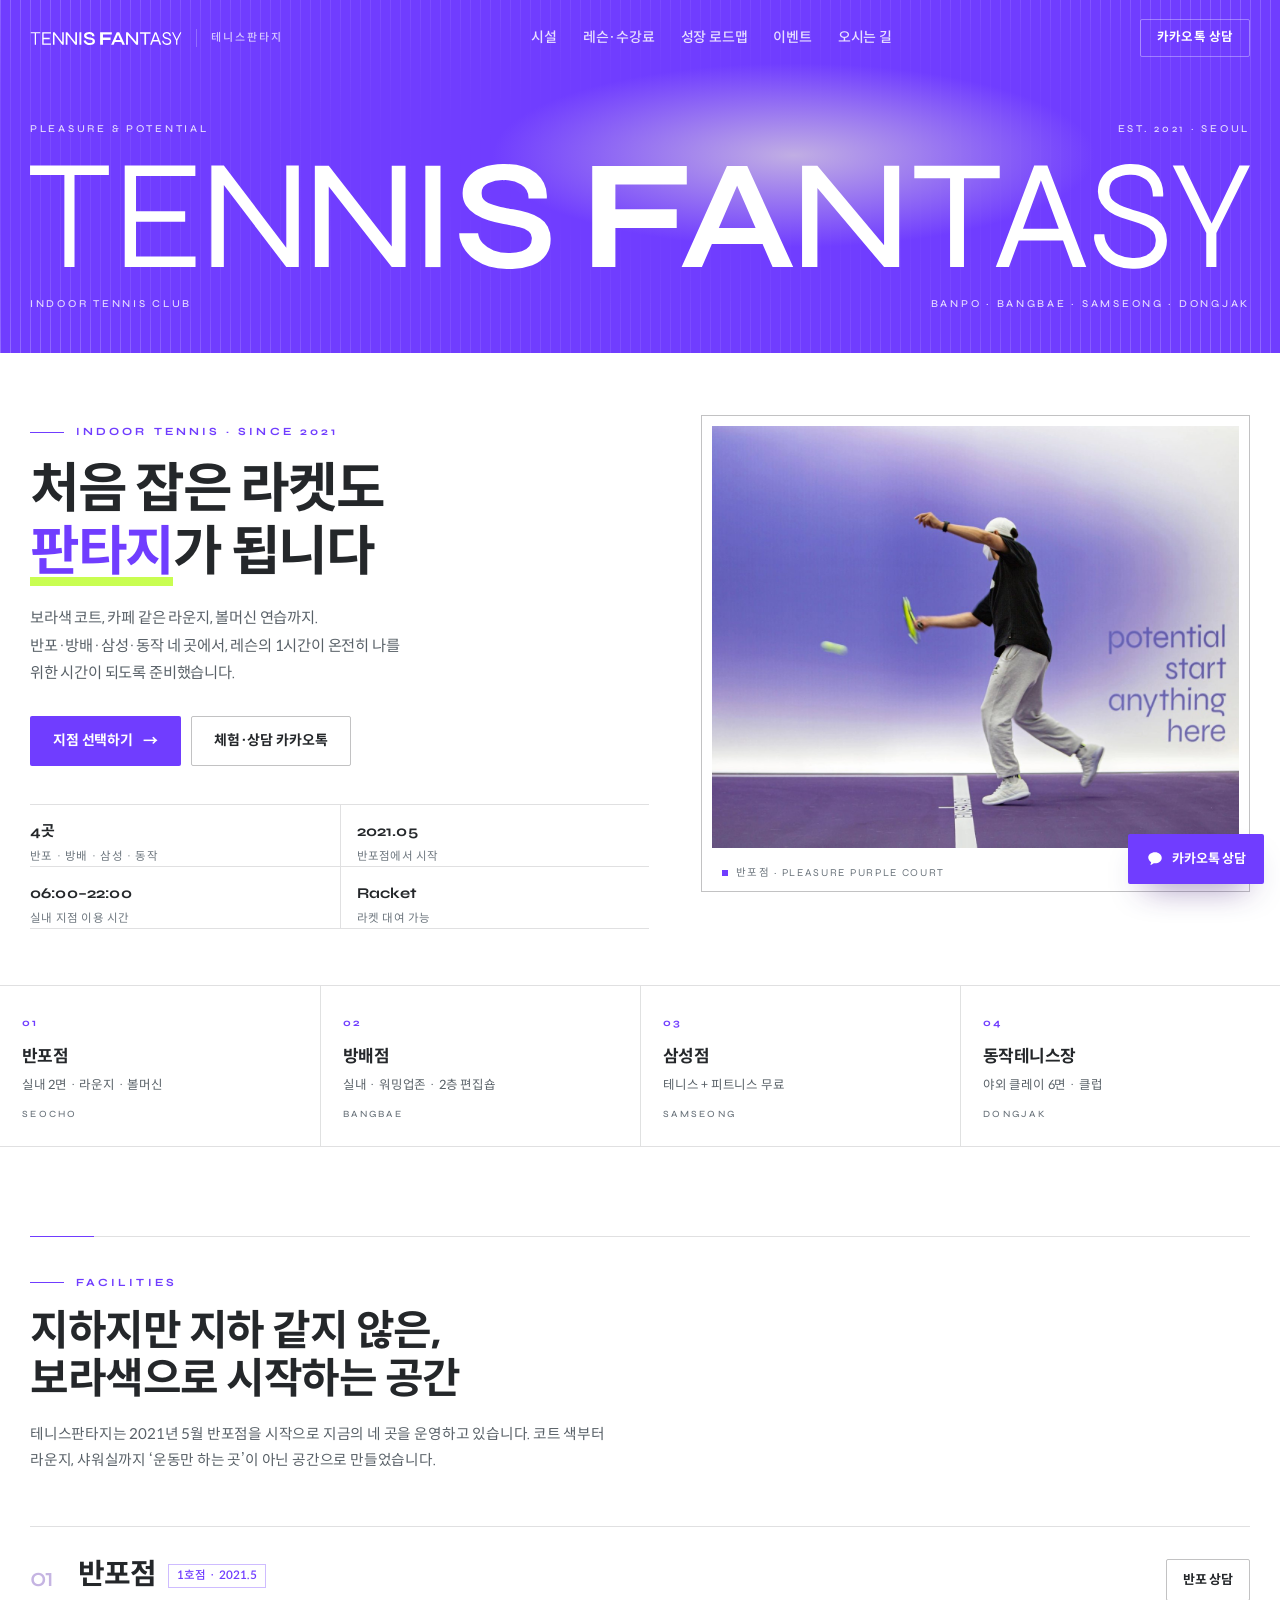
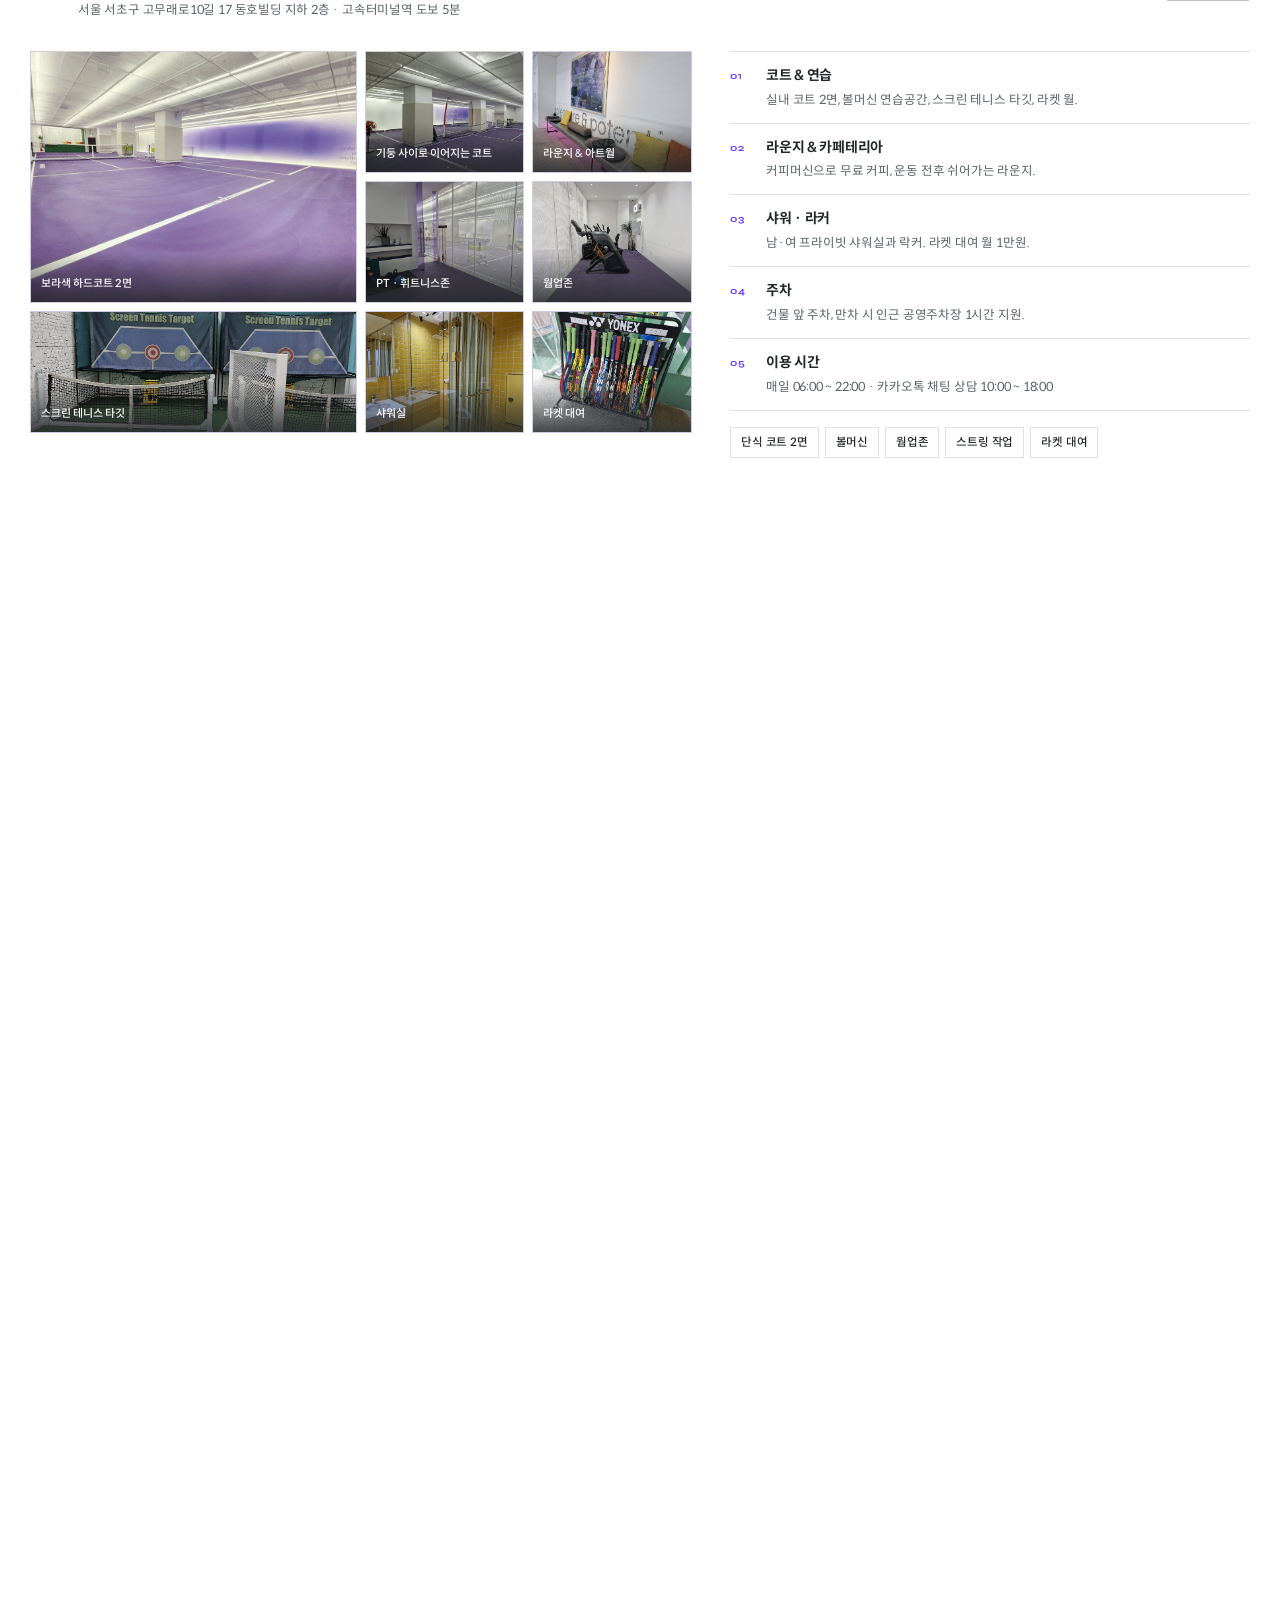
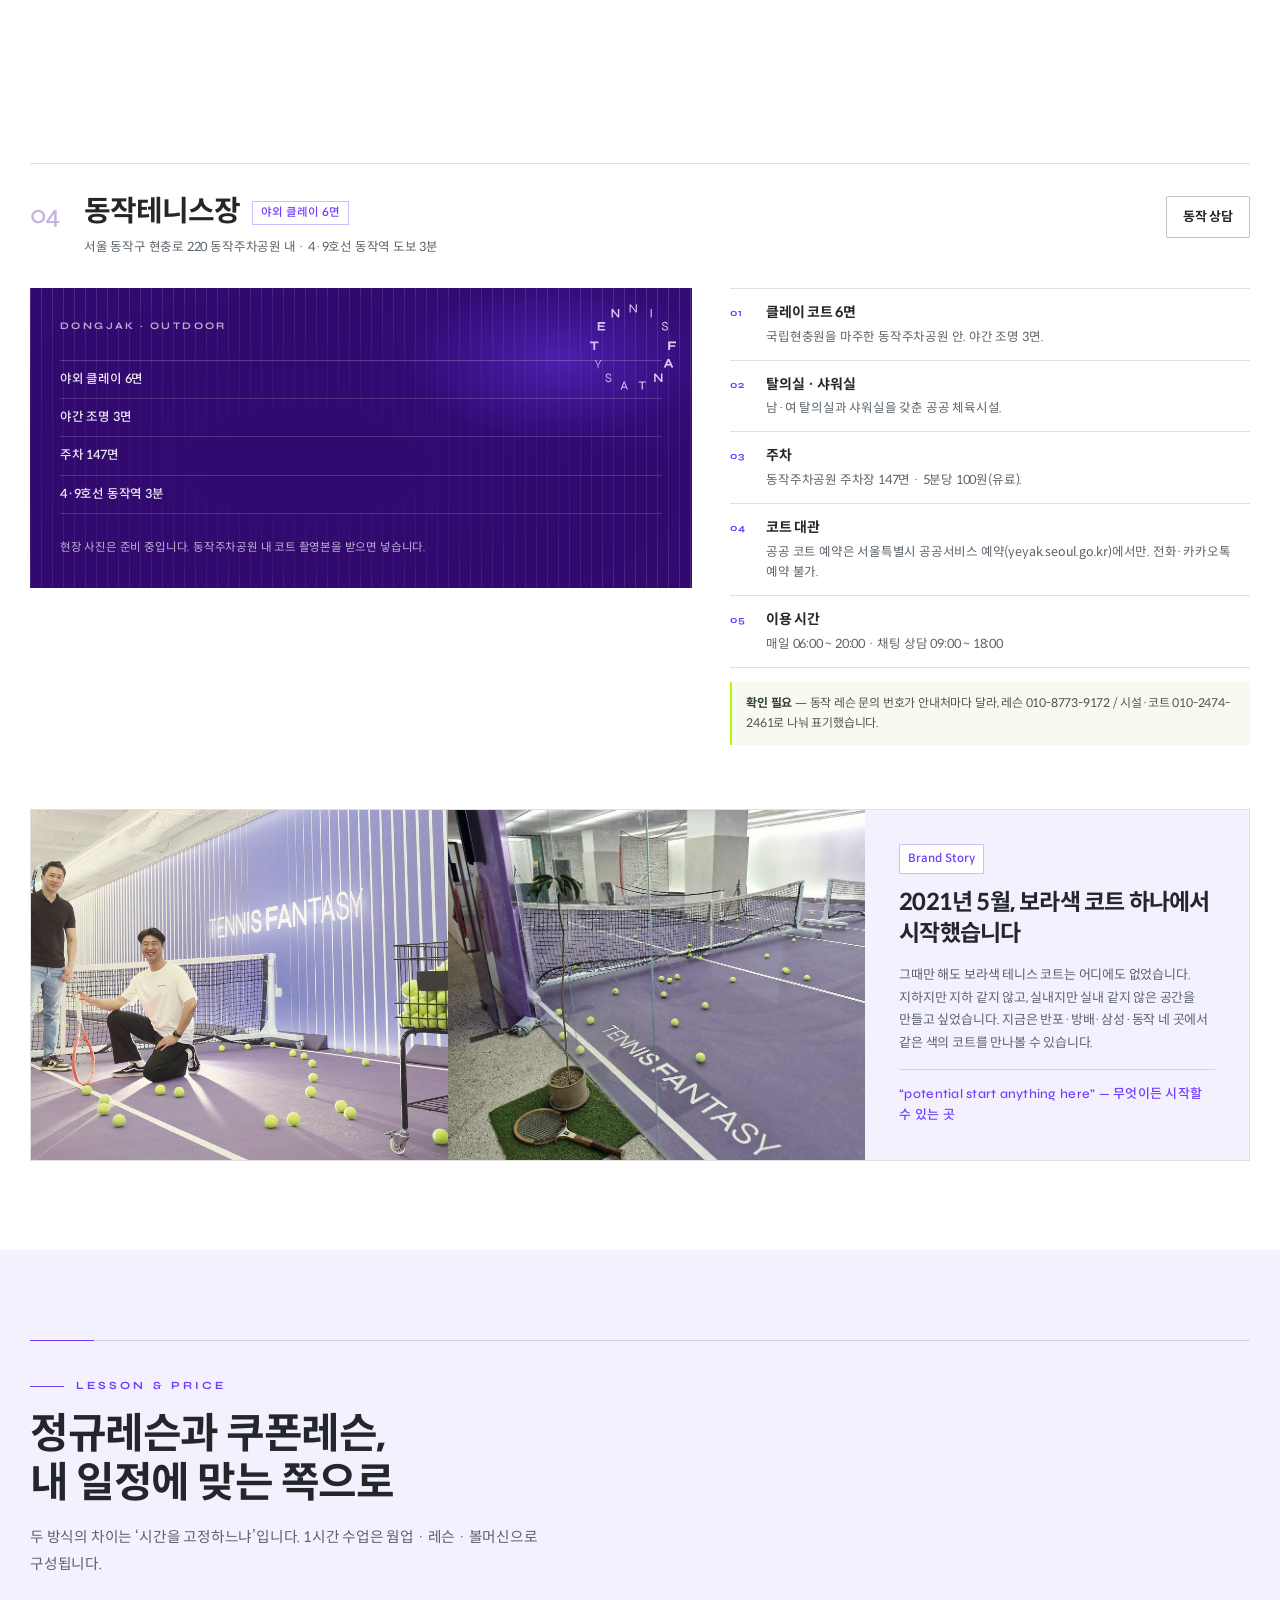
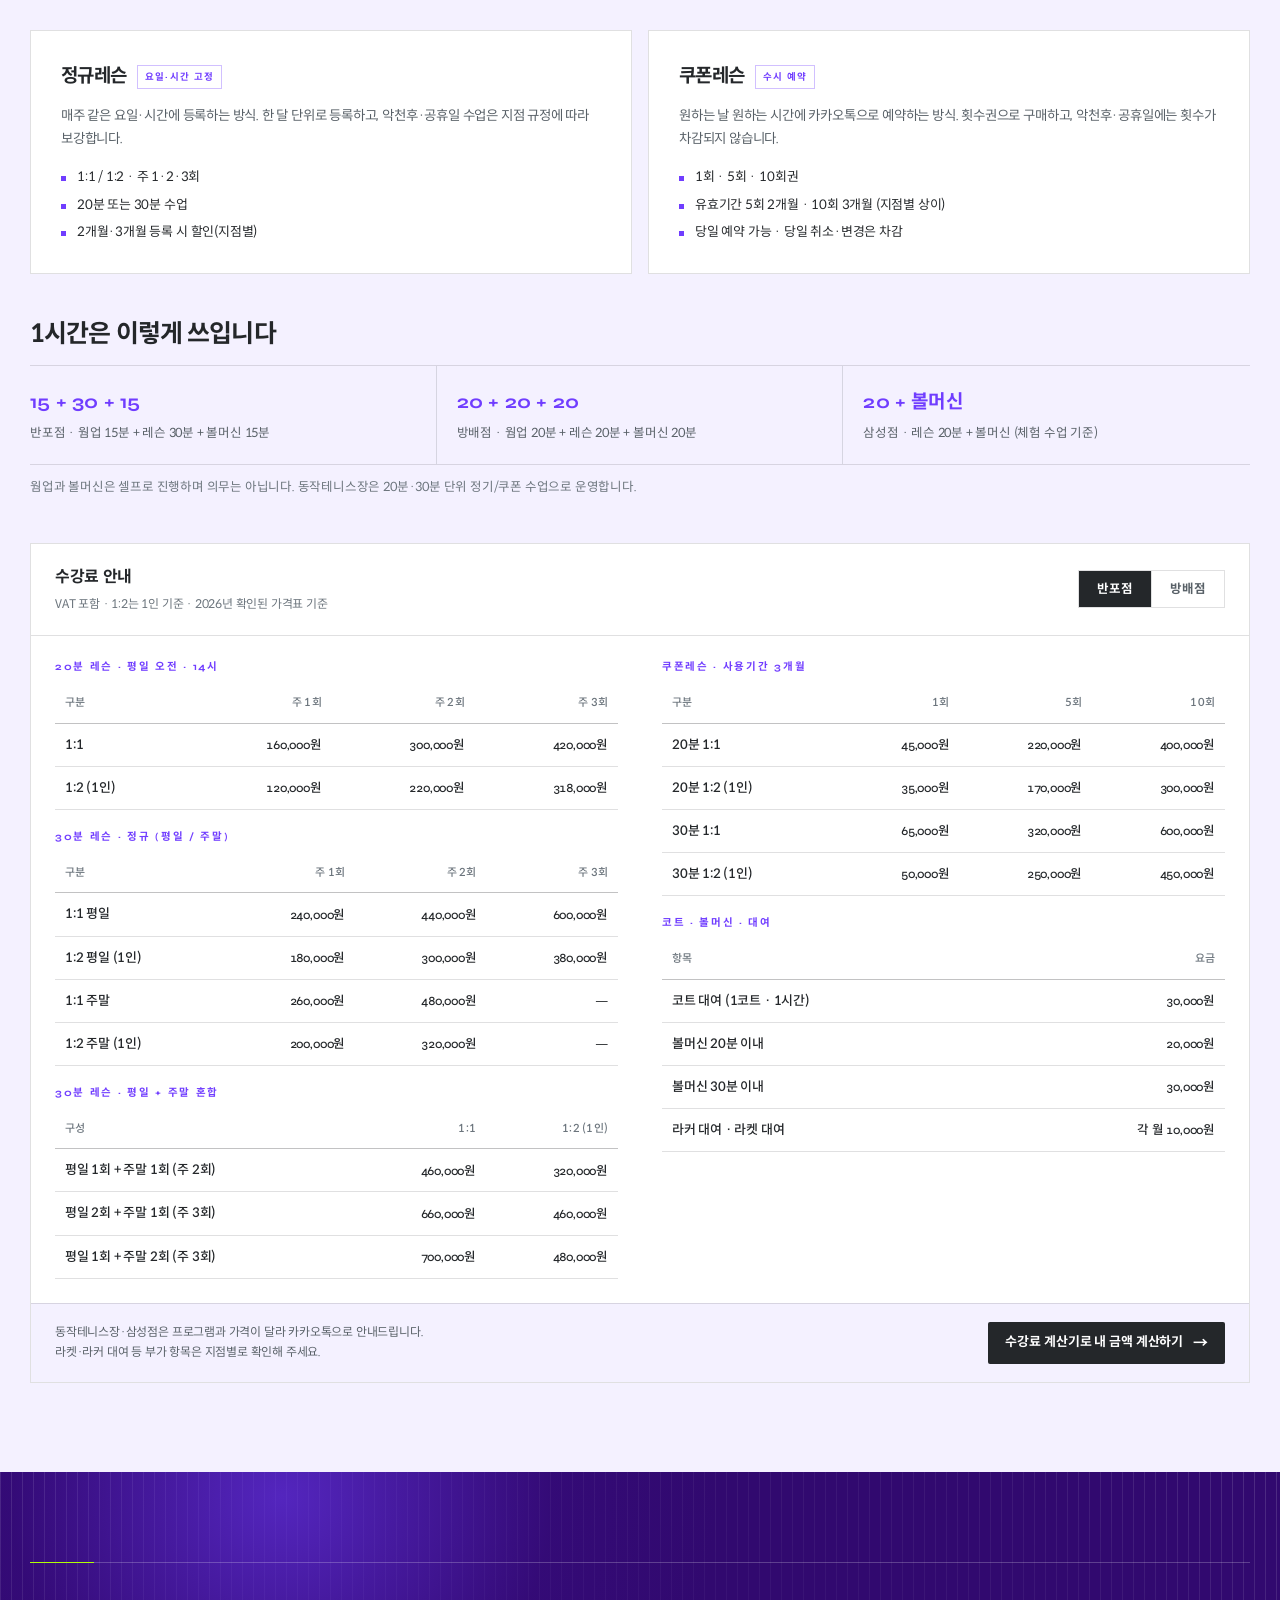
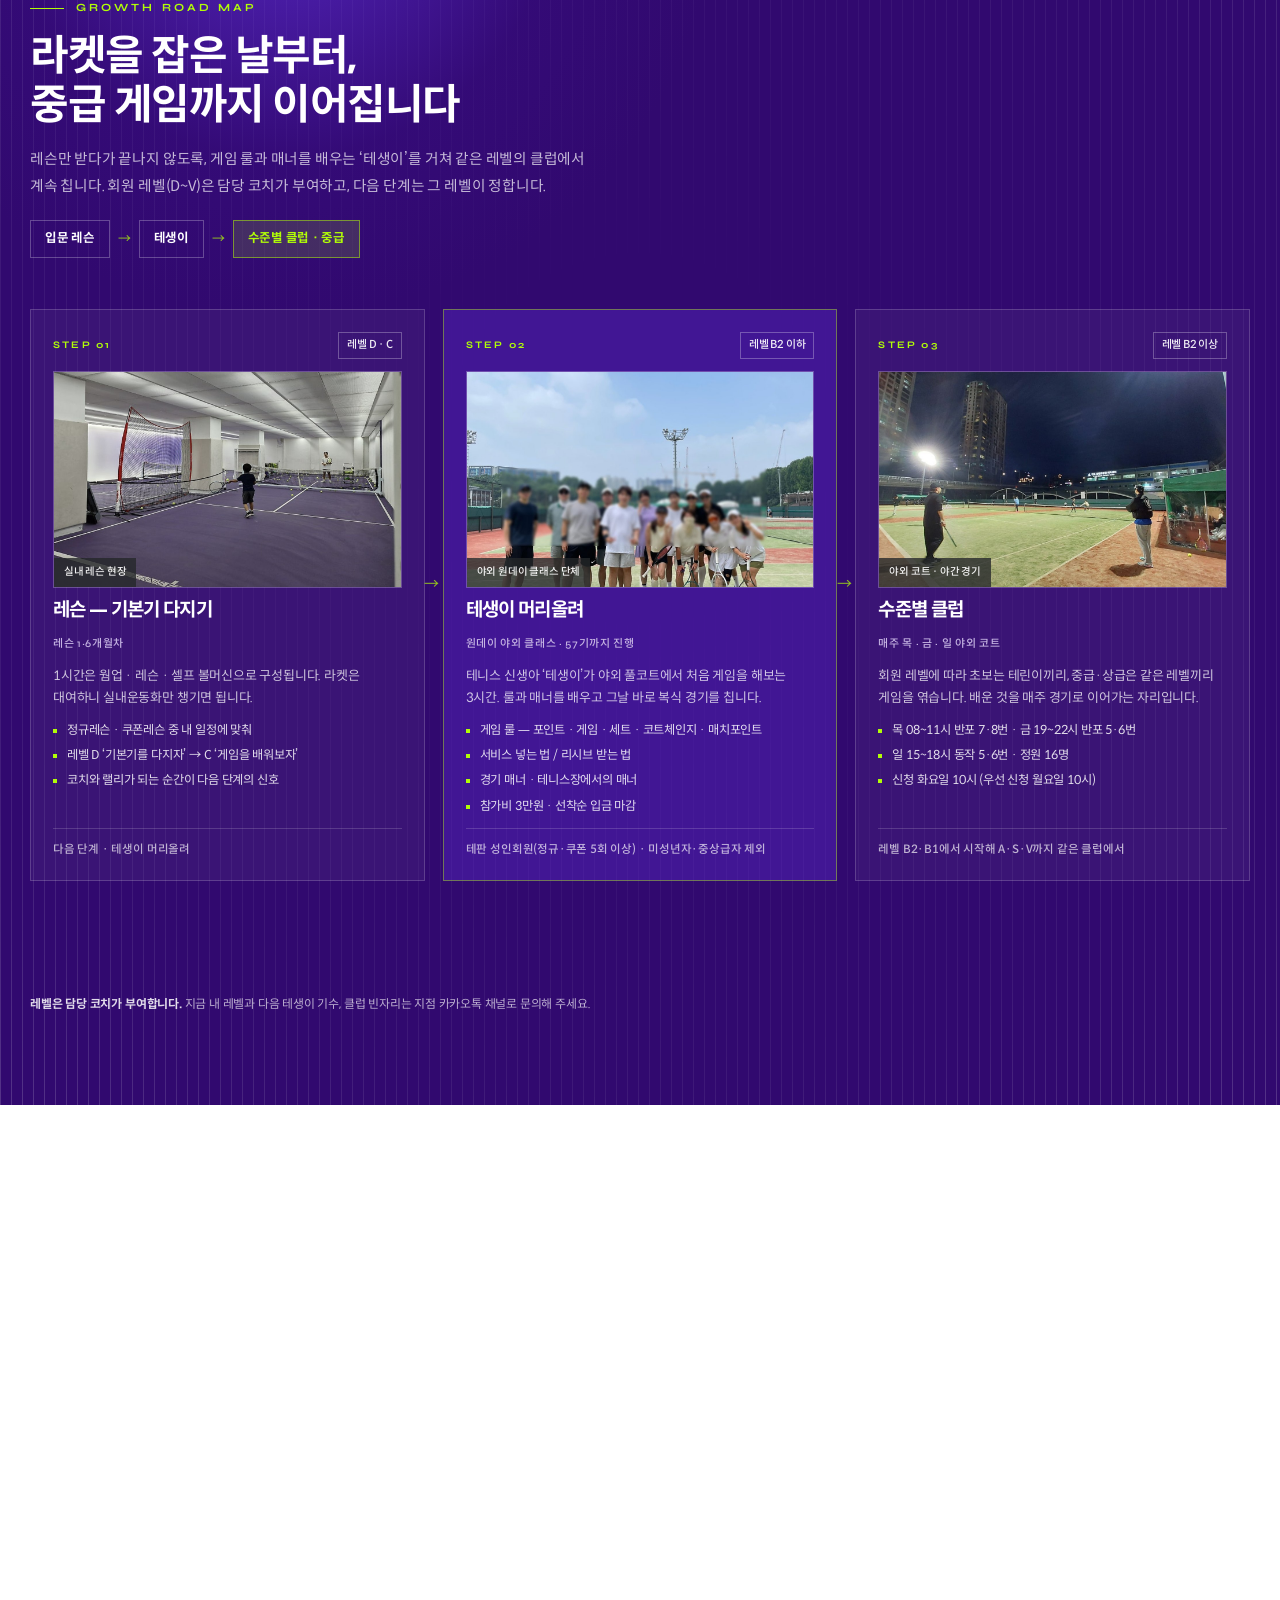
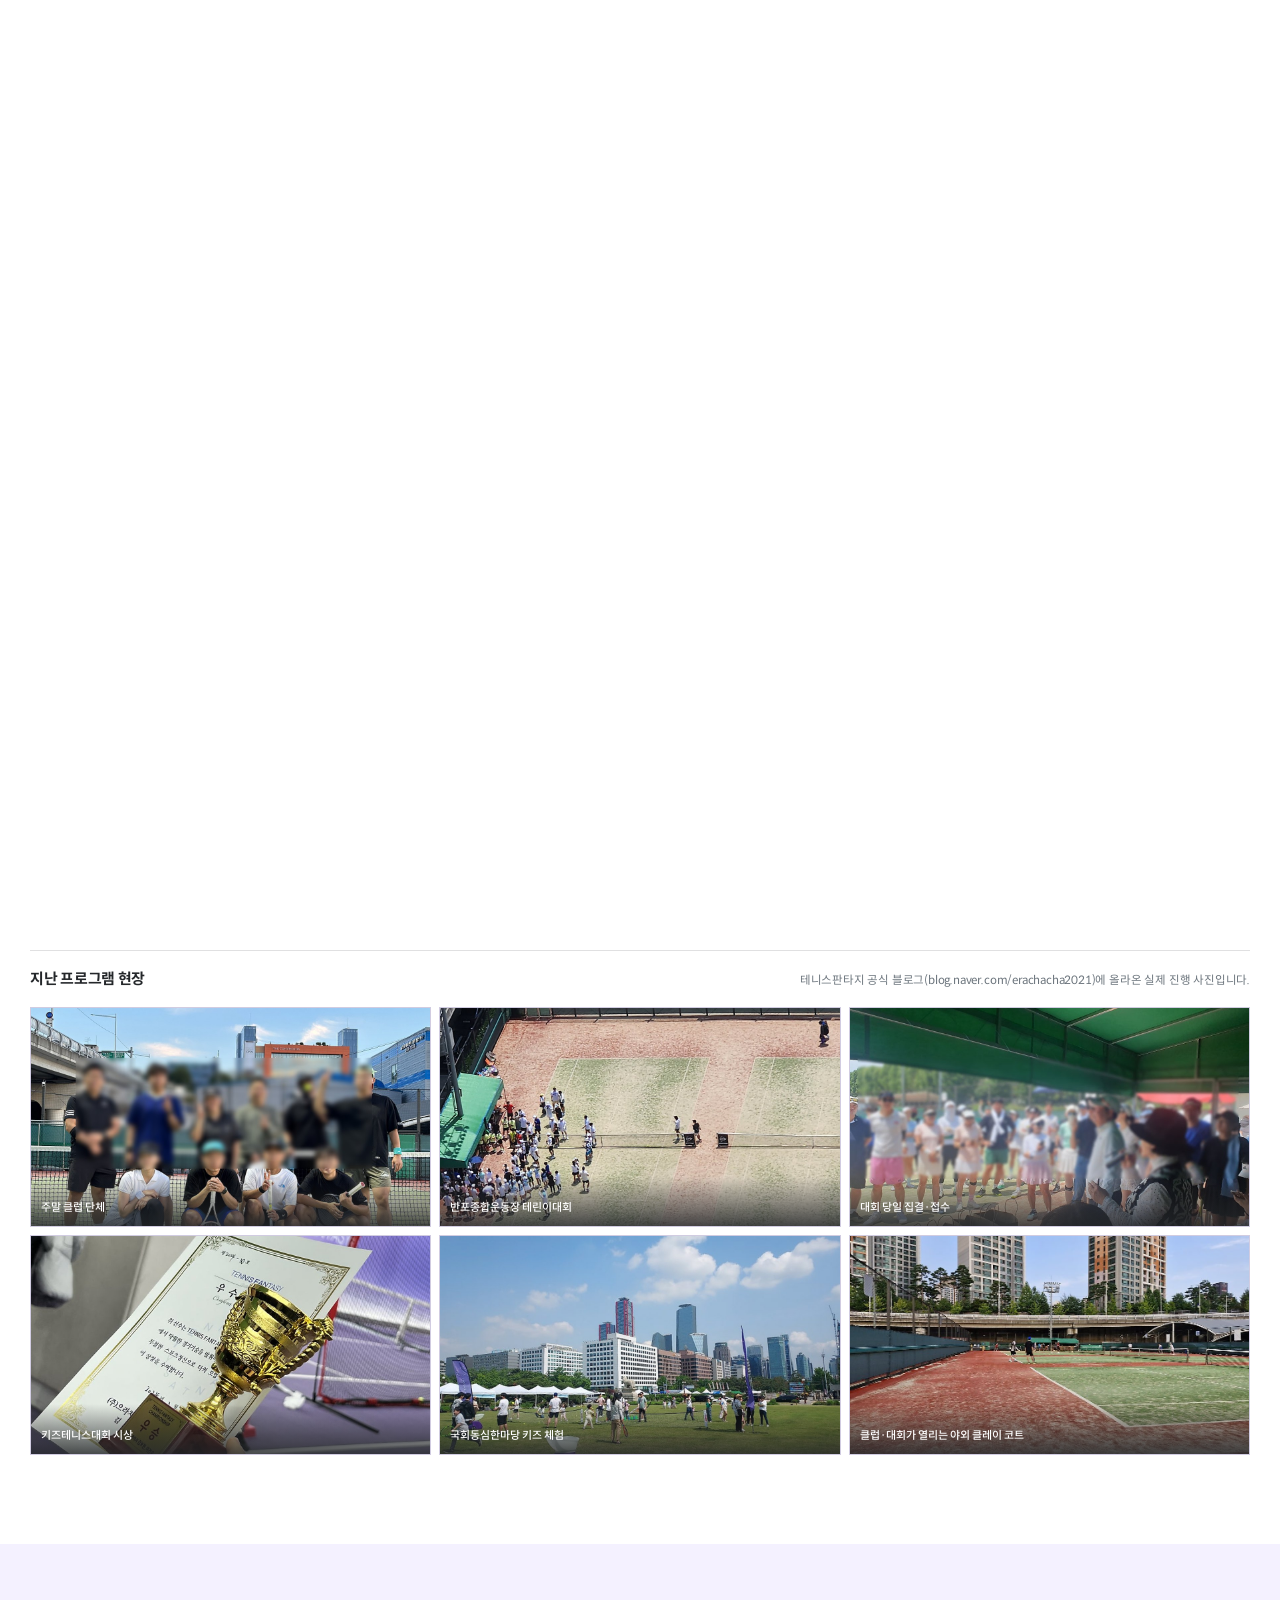
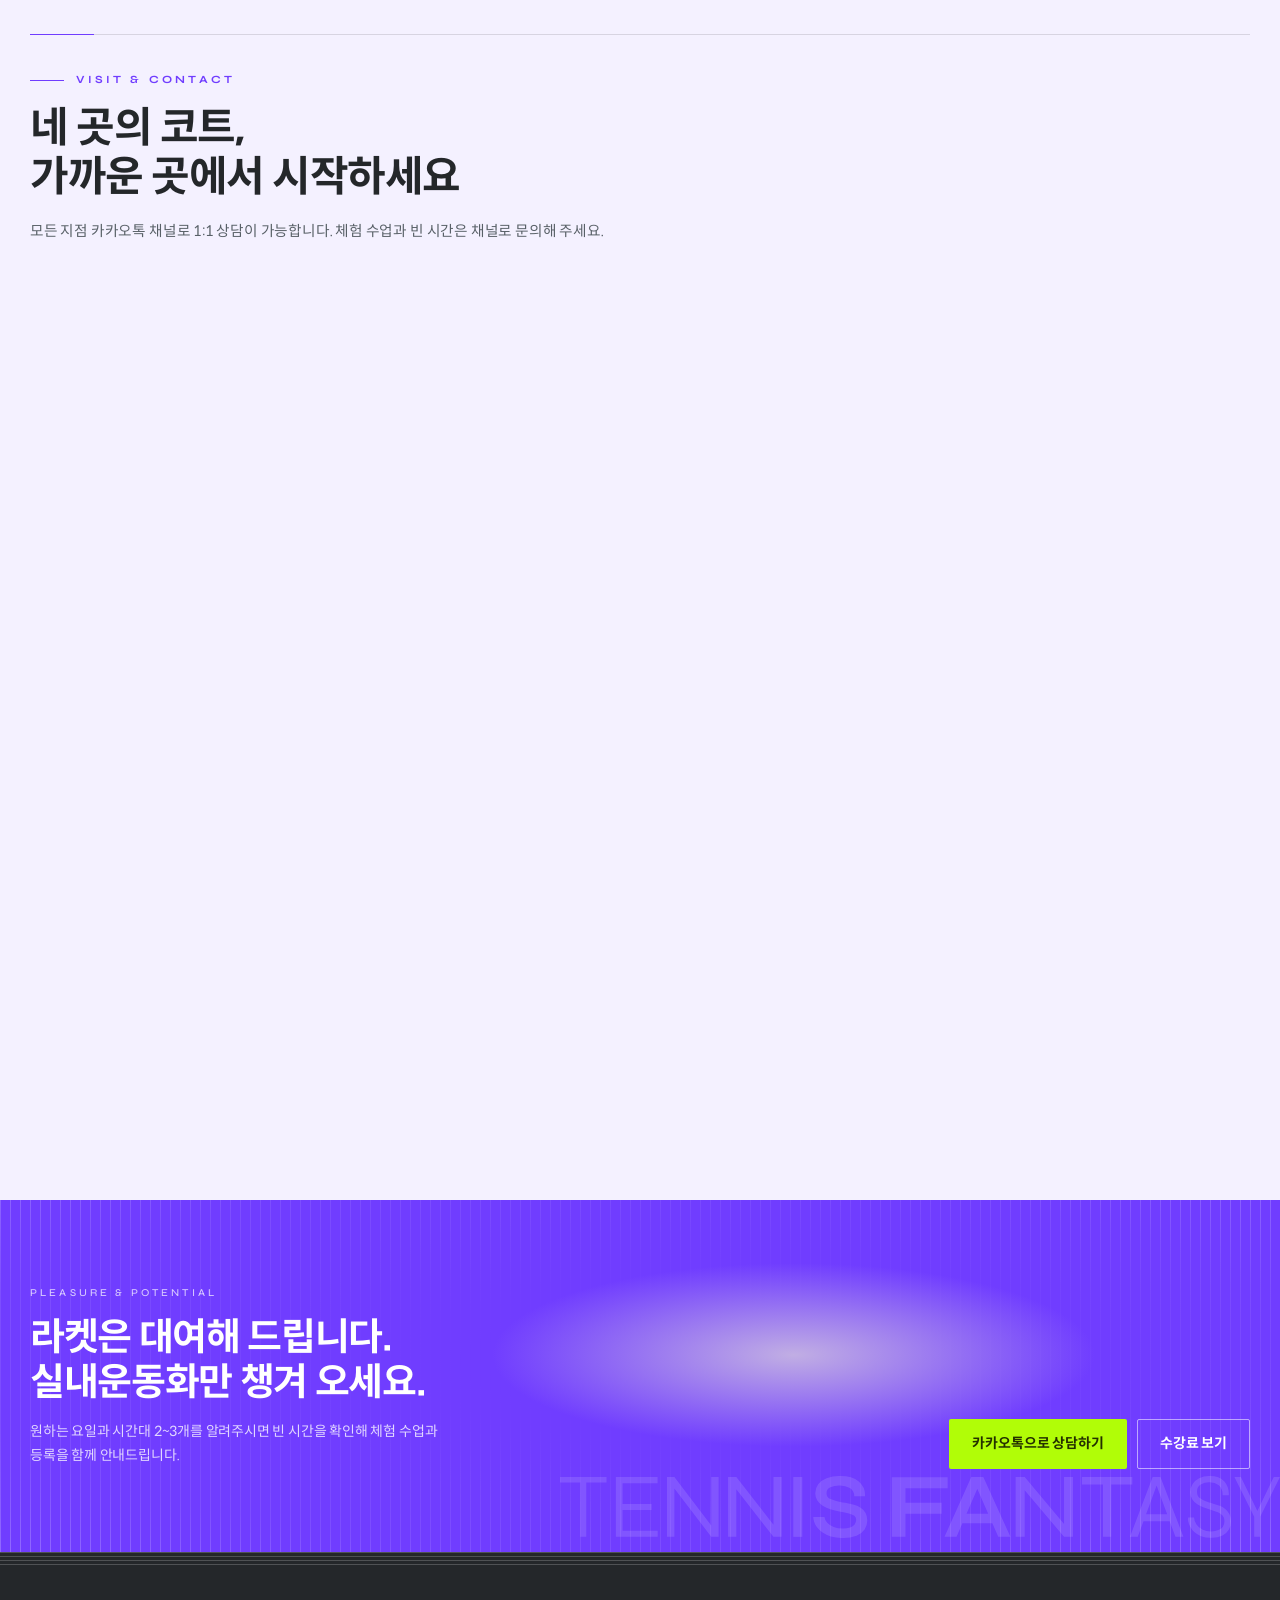
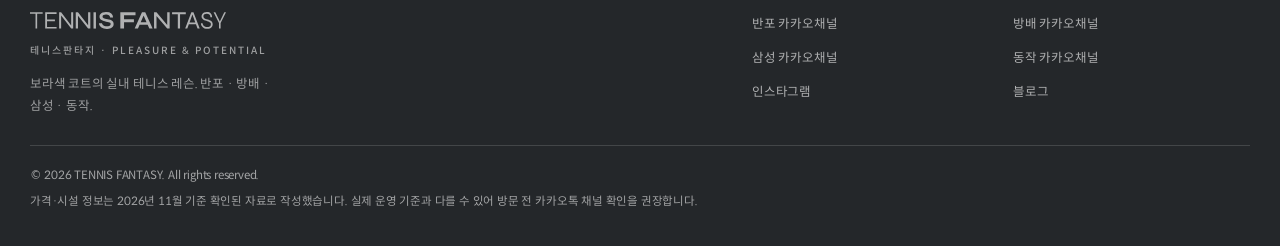
<file: homepage/index.html>
<!DOCTYPE html>
<html lang="ko">
<head>
<meta charset="UTF-8" />
<meta name="viewport" content="width=device-width, initial-scale=1" />
<title>테니스판타지 | 실내 테니스 레슨 · 반포 · 방배 · 삼성 · 동작</title>
<meta name="description" content="서울 서초·강남·동작에서 만나는 테니스판타지. 보라색 코트의 실내 테니스 레슨, 볼머신 연습, 웜업존, 샤워실까지. 반포점 · 방배점 · 삼성점 · 동작테니스장." />
<meta name="theme-color" content="#703DFF" />
<meta property="og:title" content="테니스판타지 | TENNIS FANTASY" />
<meta property="og:description" content="pleasure &amp; potential — 실내 테니스 레슨 &amp; 클럽" />
<meta property="og:image" content="https://ouy2006.github.io/tf-homepage/images/hero.jpg" />
<link rel="icon" href="images/brand/favicon.svg" type="image/svg+xml" />
<style>
/* ============================================================
   TENNIS FANTASY — brand system
   로고·컬러·타이포: 드라이브 MKT Material / Brand Asset
   (TF_Brand_asset_ver.0.1_210405.pdf, LOGO/RGB/SVG, font/)
   Pleasure Purple #703DFF · Potential White #FFFFFF
   Black #24272A · Gray #97A3AE · Light Gray #D8DFE1
   Light Purple #C5B4E2 · Medium Purple #411199
   Dark Purple #31096F · Neon Green #B1FD07
   ============================================================ */
@font-face{
  font-family:"Syne";src:url("fonts/Syne-latin.woff2") format("woff2");
  font-weight:400 800;font-style:normal;font-display:swap;
}
@font-face{
  font-family:"Spoqa Han Sans Neo";src:url("fonts/SpoqaHanSansNeo-Regular.woff2") format("woff2");
  font-weight:400;font-style:normal;font-display:swap;
}
@font-face{
  font-family:"Spoqa Han Sans Neo";src:url("fonts/SpoqaHanSansNeo-Medium.woff2") format("woff2");
  font-weight:500;font-style:normal;font-display:swap;
}
@font-face{
  font-family:"Spoqa Han Sans Neo";src:url("fonts/SpoqaHanSansNeo-Bold.woff2") format("woff2");
  font-weight:700 800;font-style:normal;font-display:swap;
}

:root{
  --white:#FFFFFF;
  --purple:#703DFF;
  --purple-hover:#5A2BD6;
  --deep:#411199;
  --dark:#31096F;
  --ink:#24272A;
  --gray:#97A3AE;
  --lgray:#D8DFE1;
  --lpurple:#C5B4E2;
  --neon:#B1FD07;
  --muted:#586067;
  --gray-text:#6B747C;
  --tint:#F4F1FF;
  --tint-2:#EDE7FF;
  --line:rgba(36,39,42,.14);
  --line-2:rgba(36,39,42,.28);
  --wline:rgba(255,255,255,.22);
  --latin:"Syne","Spoqa Han Sans Neo",system-ui,sans-serif;
  --kr:"Spoqa Han Sans Neo","Apple SD Gothic Neo","Noto Sans KR",system-ui,sans-serif;
  --max:1220px;
  --hdr:76px;
  --shadow:0 26px 60px -44px rgba(49,9,111,.5);
}

*,*::before,*::after{box-sizing:border-box}
html{scroll-behavior:smooth;-webkit-text-size-adjust:100%}
body{
  margin:0;background:var(--white);color:var(--ink);
  font-family:var(--kr);font-size:16px;line-height:1.7;font-weight:400;
  letter-spacing:-.012em;-webkit-font-smoothing:antialiased;
  word-break:keep-all;overflow-wrap:break-word;
}
section[id],article[id]{scroll-margin-top:calc(var(--hdr) + 18px)}
img{display:block;max-width:100%;height:auto}
a{color:inherit;text-decoration:none}
p{margin:0}
h1,h2,h3,h4{margin:0;line-height:1.16;letter-spacing:-.035em;font-weight:700}
ul,ol{margin:0;padding:0;list-style:none}
button{font:inherit;cursor:pointer;border:0;background:none;color:inherit}
svg{display:block}
:focus-visible{outline:2px solid var(--purple);outline-offset:3px}

.wrap{width:min(100% - 48px,var(--max));margin-inline:auto}
.nowrap{white-space:nowrap}
.section{padding:clamp(60px,7vw,104px) 0;position:relative}
.section--tint{background:var(--tint)}

/* ---------- brand field (pinstripe + glow) ---------- */
.field{position:absolute;inset:0;overflow:hidden;pointer-events:none;z-index:0}
.field::before{
  content:"";position:absolute;inset:0;
  background-image:repeating-linear-gradient(90deg,var(--stripe,rgba(255,255,255,.55)) 0 1px,transparent 1px var(--gap,10px));
  opacity:var(--stripe-op,.9);
  -webkit-mask-image:radial-gradient(120% 120% at 50% 46%,transparent 10%,rgba(0,0,0,.18) 44%,#000 92%);
  mask-image:radial-gradient(120% 120% at 50% 46%,transparent 10%,rgba(0,0,0,.18) 44%,#000 92%);
}
.field::after{
  content:"";position:absolute;inset:0;
  background:radial-gradient(56% 62% at 62% 44%,var(--aura-1,rgba(197,180,226,.95)) 0%,var(--aura-2,rgba(112,61,255,.5)) 42%,rgba(112,61,255,0) 74%);
}
.field--soft::after{opacity:.55}

/* ---------- type helpers ---------- */
.eyebrow{
  display:inline-flex;align-items:center;gap:12px;font-family:var(--latin);
  font-size:11px;font-weight:700;letter-spacing:.28em;text-transform:uppercase;color:var(--purple);
}
.eyebrow::before{content:"";width:34px;height:1px;background:currentColor}
.sec-head{
  position:relative;border-top:1px solid var(--line);
  padding-top:clamp(20px,2.4vw,28px);margin-bottom:clamp(30px,4vw,54px);
}
.sec-head::before{content:"";position:absolute;top:-1px;left:0;width:64px;height:1px;background:var(--purple)}
.sec-head h2{font-size:clamp(26px,3.5vw,42px);margin-top:16px}
.sec-head p{margin-top:16px;max-width:64ch;color:var(--muted);font-size:clamp(14px,1.15vw,16px);line-height:1.8}
.sec-head__row{display:flex;flex-wrap:wrap;gap:14px 24px;align-items:flex-end;justify-content:space-between}
.lead{color:var(--muted)}

.tag{
  display:inline-flex;align-items:center;gap:6px;padding:4px 8px;border:1px solid rgba(112,61,255,.34);
  color:var(--purple);background:#fff;font-size:11.5px;font-weight:500;letter-spacing:0;white-space:nowrap;
}
.tag--ok{border-color:var(--line-2);color:var(--ink)}
.tag--need{border-color:var(--lgray);color:var(--muted);background:#F5F6F7}
.tag--neon{border-color:rgba(177,253,7,.8);background:rgba(177,253,7,.16);color:#3E4E00}
.tag--en{font-family:var(--latin);font-size:10px;font-weight:700;letter-spacing:.18em;text-transform:uppercase}

/* ---------- buttons ---------- */
.btn{
  display:inline-flex;align-items:center;justify-content:center;gap:10px;height:50px;padding:0 22px;
  border:1px solid transparent;border-radius:2px;font-family:var(--kr);font-size:14px;font-weight:700;
  letter-spacing:-.01em;line-height:1;transition:background .2s,color .2s,border-color .2s,transform .2s;
}
.btn:hover{transform:translateY(-1px)}
.btn--primary{background:var(--purple);color:#fff}
.btn--primary:hover{background:var(--purple-hover)}
.btn--line{border-color:var(--line-2);color:var(--ink);background:transparent}
.btn--line:hover{background:var(--ink);border-color:var(--ink);color:#fff}
.btn--dark{background:var(--ink);color:#fff}
.btn--dark:hover{background:#000}
.btn--neon{background:var(--neon);color:#243000}
.btn--neon:hover{background:#C6FF3C}
.btn--onpurple{background:#fff;color:var(--purple)}
.btn--onpurple:hover{background:var(--tint-2)}
.btn--ghost{border-color:rgba(255,255,255,.55);color:#fff}
.btn--ghost:hover{background:#fff;color:var(--purple);border-color:#fff}
.btn--sm{height:42px;padding:0 16px;font-size:13px}
.btn__arrow{font-family:var(--latin);font-size:15px;line-height:1}

/* ---------- hairline stack (brand divider) ---------- */
.rules{height:16px;background:repeating-linear-gradient(180deg,var(--rule-c,rgba(36,39,42,.18)) 0 1px,transparent 1px 4px);opacity:.9}

/* ============ header ============ */
.site-header{
  position:fixed;top:0;left:0;right:0;z-index:80;
  --fg:#fff;--bd:rgba(255,255,255,.34);--accent:var(--neon);
  transition:background .25s ease,box-shadow .25s ease;
}
.site-header.is-stuck{
  --fg:var(--ink);--bd:var(--line);--accent:var(--purple);
  background:rgba(255,255,255,.96);
  -webkit-backdrop-filter:blur(14px);backdrop-filter:blur(14px);
  box-shadow:0 1px 0 var(--line);
}
.header-inner{display:flex;align-items:center;justify-content:space-between;gap:24px;height:var(--hdr)}
.brand{display:flex;align-items:center;gap:14px;color:var(--fg)}
.brand .logo{width:152px;height:13px;fill:currentColor}
.brand__kr{
  font-size:11px;font-weight:500;letter-spacing:.18em;color:var(--fg);opacity:.72;
  padding-left:14px;border-left:1px solid var(--bd);
}
.nav{display:flex;align-items:center;gap:26px}
.nav a{position:relative;padding:6px 0;font-size:14px;font-weight:500;color:var(--fg);opacity:.84;transition:opacity .2s}
.nav a::after{content:"";position:absolute;left:0;right:100%;bottom:0;height:1px;background:var(--accent);transition:right .25s ease}
.nav a:hover{opacity:1}
.nav a:hover::after{right:0}
.header-cta{
  display:inline-flex;align-items:center;height:38px;padding:0 16px;border:1px solid var(--bd);
  color:var(--fg);font-size:12.5px;font-weight:700;letter-spacing:.01em;border-radius:2px;transition:.2s;
}
.header-cta:hover{background:#fff;color:var(--purple);border-color:#fff}
.is-stuck .header-cta:hover{background:var(--purple);color:#fff;border-color:var(--purple)}
.nav-toggle{
  display:none;width:42px;height:42px;border:1px solid var(--bd);border-radius:2px;
  align-items:center;justify-content:center;flex-direction:column;gap:5px;
}
.nav-toggle span{display:block;width:17px;height:1.5px;background:var(--fg);transition:.2s}

/* ============ hero ============ */
.hero{position:relative}
.hero__cover{
  position:relative;overflow:hidden;background:var(--purple);color:#fff;
  padding:calc(var(--hdr) + clamp(26px,4vw,44px)) 0 clamp(26px,3.4vw,40px);
}
.hero__cover-inner{position:relative;z-index:2;display:grid;gap:clamp(16px,2.6vw,26px)}
.cover-row{
  display:flex;flex-wrap:wrap;gap:8px 20px;justify-content:space-between;
  font-family:var(--latin);font-size:10.5px;font-weight:500;letter-spacing:.26em;
  text-transform:uppercase;color:rgba(255,255,255,.82);
}
.hero__wordmark{width:100%;height:auto;aspect-ratio:435.6/37.51;fill:#fff}
.hero__body{background:#fff;padding:clamp(34px,5vw,62px) 0 clamp(34px,4.4vw,56px)}
.hero__grid{display:grid;grid-template-columns:1.06fr .94fr;gap:clamp(26px,4vw,56px);align-items:start}
.hero h1{font-size:clamp(30px,4.5vw,54px);margin-top:18px;letter-spacing:-.042em}
.hero h1 em{
  font-style:normal;color:var(--purple);
  background:linear-gradient(180deg,transparent 86%,rgba(177,253,7,.7) 86%);
}
.hero__lead{margin-top:20px;max-width:44ch;font-size:clamp(14.5px,1.2vw,16.5px);line-height:1.8;color:var(--muted)}
.hero__actions{display:flex;flex-wrap:wrap;gap:10px;margin-top:28px}
.hero__facts{display:grid;grid-template-columns:repeat(2,1fr);margin-top:clamp(26px,3vw,38px);border-top:1px solid var(--line)}
.hero__facts li{padding:14px 16px 0 0;border-bottom:1px solid var(--line)}
.hero__facts li:nth-child(even){padding-left:16px;border-left:1px solid var(--line)}
.hero__facts b{display:block;font-family:var(--latin);font-size:15px;font-weight:700;letter-spacing:.01em}
.hero__facts span{display:block;margin-top:2px;font-size:11.5px;color:var(--gray-text);letter-spacing:.02em}
.hero__shot{position:relative;margin:0;padding:10px;border:1px solid var(--line-2);background:#fff}
.hero__shot img{width:100%;aspect-ratio:4/3.2;object-fit:cover;object-position:58% 42%}
.hero__shot figcaption{
  display:flex;align-items:center;gap:8px;margin-top:16px;padding-left:10px;
  font-family:var(--latin);font-size:10.5px;letter-spacing:.16em;text-transform:uppercase;color:var(--gray-text);
}
.hero__shot figcaption::before{content:"";width:6px;height:6px;background:var(--purple)}

/* ============ branch strip ============ */
.branches{background:#fff;border-top:1px solid var(--line);border-bottom:1px solid var(--line)}
.branches ul{display:grid;grid-template-columns:repeat(4,1fr)}
.branches li+li{border-left:1px solid var(--line)}
.branches a{position:relative;display:block;padding:22px 22px 24px;transition:background .2s}
.branches a::before{
  content:"";position:absolute;left:0;top:0;bottom:0;width:2px;background:var(--purple);
  transform:scaleY(0);transform-origin:top;transition:transform .25s ease;
}
.branches a:hover{background:var(--tint)}
.branches a:hover::before{transform:scaleY(1)}
.branches .num{font-family:var(--latin);font-size:10.5px;font-weight:700;letter-spacing:.2em;color:var(--purple)}
.branches b{display:block;margin-top:8px;font-size:17px;font-weight:700;letter-spacing:-.03em}
.branches .desc{display:block;margin-top:4px;font-size:12.5px;color:var(--muted);line-height:1.55}
.branches .en{
  display:block;margin-top:10px;font-family:var(--latin);font-size:9.5px;font-weight:500;
  letter-spacing:.24em;text-transform:uppercase;color:var(--gray-text);
}

/* ============ facilities ============ */
.facilities{display:grid;gap:clamp(40px,5vw,72px)}
.facility{border-top:1px solid var(--line);padding-top:clamp(22px,2.6vw,32px)}
.facility__head{
  display:grid;grid-template-columns:auto 1fr auto;gap:clamp(12px,2vw,24px);
  align-items:start;margin-bottom:clamp(20px,2.6vw,30px);
}
.facility__idx{
  font-family:var(--latin);font-size:clamp(20px,2.2vw,26px);font-weight:500;
  line-height:1;color:var(--lpurple);padding-top:6px;letter-spacing:-.02em;
}
.facility__title h3{display:flex;flex-wrap:wrap;align-items:center;gap:10px 12px;font-size:clamp(21px,2.4vw,29px)}
.facility__addr{margin-top:8px;font-size:12.5px;color:var(--muted);line-height:1.6}
.facility__body{display:grid;grid-template-columns:1.12fr .88fr;gap:clamp(20px,3vw,40px);align-items:start}

.gallery{display:grid;grid-template-columns:repeat(4,1fr);grid-auto-rows:122px;gap:8px}
.gallery figure{position:relative;margin:0;overflow:hidden;background:var(--tint-2);border:1px solid var(--line)}
.gallery img{width:100%;height:100%;object-fit:cover;transition:transform .6s ease}
.gallery figure:hover img{transform:scale(1.04)}
.gallery figcaption{
  position:absolute;inset:auto 0 0 0;padding:22px 10px 8px;font-size:11px;font-weight:500;color:#fff;
  background:linear-gradient(180deg,rgba(36,39,42,0),rgba(36,39,42,.82));letter-spacing:0;
}
.gallery .g-lg{grid-column:span 2;grid-row:span 2}
.gallery .g-wide{grid-column:span 2}

.facts{display:grid;border-top:1px solid var(--line)}
.fact{display:grid;grid-template-columns:24px 1fr;gap:12px;padding:12px 0;border-bottom:1px solid var(--line)}
.fact__n{font-family:var(--latin);font-size:10px;font-weight:700;letter-spacing:.08em;color:var(--purple);padding-top:4px}
.fact b{display:block;font-size:14px;font-weight:700;letter-spacing:-.02em}
.fact p{margin-top:3px;font-size:12.5px;color:var(--muted);line-height:1.6}
.chips{display:flex;flex-wrap:wrap;gap:6px;margin-top:16px}
.chips span{border:1px solid var(--line);padding:5px 10px;font-size:11.5px;font-weight:500;color:var(--ink);background:#fff}
.note{
  margin-top:14px;padding:12px 14px;border-left:2px solid var(--neon);background:#F8FAF1;
  font-size:12px;line-height:1.65;color:#4C5348;
}
.note b{color:#31402A}

/* brand panel for branches without photos */
.panel{
  position:relative;overflow:hidden;display:flex;flex-direction:column;gap:18px;justify-content:space-between;
  min-height:300px;padding:clamp(22px,3vw,30px);background:var(--dark);color:#fff;
}
.panel::before{
  content:"";position:absolute;inset:0;
  background-image:repeating-linear-gradient(90deg,rgba(255,255,255,.58) 0 1px,transparent 1px 11px);
  opacity:.55;
  -webkit-mask-image:radial-gradient(135% 125% at 42% 58%,transparent 6%,rgba(0,0,0,.3) 44%,#000 92%);
  mask-image:radial-gradient(135% 125% at 42% 58%,transparent 6%,rgba(0,0,0,.3) 44%,#000 92%);
}
.panel::after{
  content:"";position:absolute;inset:0;
  background:radial-gradient(44% 50% at 80% 24%,rgba(112,61,255,.42) 0%,rgba(65,17,153,.14) 52%,rgba(49,9,111,0) 78%);
}
.panel>*{position:relative;z-index:1}
.panel__seal{position:absolute;top:16px;right:16px;width:86px;height:86px;fill:rgba(255,255,255,.3);z-index:0}
.panel__label{font-family:var(--latin);font-size:10px;font-weight:700;letter-spacing:.24em;text-transform:uppercase;color:rgba(255,255,255,.66)}
.panel__stats{display:grid;border-top:1px solid rgba(255,255,255,.2)}
.panel__stats span{padding:8px 0;border-bottom:1px solid rgba(255,255,255,.16);font-size:12.5px;font-weight:500;color:rgba(255,255,255,.92)}
.panel__note{font-size:11.5px;line-height:1.65;color:rgba(255,255,255,.7)}

/* ---------- brand story ---------- */
.story{display:grid;grid-template-columns:1fr 1fr .92fr;margin-top:clamp(40px,5vw,64px);border:1px solid var(--line)}
.story figure{margin:0;overflow:hidden;background:var(--tint-2);min-height:260px}
.story figure img{width:100%;height:100%;object-fit:cover}
.story__text{
  display:flex;flex-direction:column;align-items:flex-start;justify-content:center;gap:14px;
  padding:clamp(24px,3vw,34px);background:var(--tint);
}
.story__text h3{font-size:clamp(19px,2vw,23px);line-height:1.35}
.story__text p{font-size:13px;color:var(--muted);line-height:1.75}
.story__text blockquote{
  margin:0;padding-top:14px;border-top:1px solid var(--line);
  font-family:var(--latin);font-size:13px;font-weight:500;letter-spacing:.02em;color:var(--purple);line-height:1.6;
}

/* ============ programs ============ */
.prog-grid{display:grid;grid-template-columns:repeat(2,1fr);gap:16px}
.prog{background:#fff;border:1px solid var(--line);padding:clamp(22px,2.6vw,30px)}
.prog__name{display:flex;flex-wrap:wrap;align-items:center;gap:10px;font-size:19px;font-weight:700;letter-spacing:-.03em}
.prog__badge{
  border:1px solid rgba(112,61,255,.32);color:var(--purple);padding:3px 7px;
  font-family:var(--latin);font-size:9.5px;font-weight:700;letter-spacing:.14em;text-transform:uppercase;
}
.prog p{margin-top:12px;font-size:13.5px;color:var(--muted);line-height:1.7}
.prog ul{margin-top:16px;display:grid;gap:7px}
.prog li{position:relative;padding-left:16px;font-size:13px;color:var(--ink);line-height:1.6}
.prog li::before{content:"";position:absolute;left:0;top:9px;width:5px;height:5px;background:var(--purple)}
.subhead{font-size:clamp(19px,2.2vw,25px);margin:clamp(32px,4vw,46px) 0 16px}
.routine{display:grid;grid-template-columns:repeat(3,1fr);border-top:1px solid var(--line);border-bottom:1px solid var(--line)}
.routine div{padding:20px 20px 20px 0;border-right:1px solid var(--line)}
.routine div:last-child{border-right:0}
.routine div+div{padding-left:20px}
.routine b{display:block;font-family:var(--latin);font-size:19px;font-weight:700;letter-spacing:.01em;color:var(--purple)}
.routine span{display:block;margin-top:6px;font-size:12.5px;color:var(--muted);line-height:1.6}
.routine-note{margin-top:12px;font-size:12.5px;color:var(--gray-text);line-height:1.7}

.price-card{margin-top:clamp(28px,4vw,44px);background:#fff;border:1px solid var(--line)}
.price-card__head{
  display:flex;flex-wrap:wrap;gap:14px;align-items:center;justify-content:space-between;
  padding:20px 24px;border-bottom:1px solid var(--line);
}
.price-card__head strong{font-size:16px;letter-spacing:-.02em}
.price-card__head p{margin-top:4px;font-size:12px;color:var(--gray-text)}
.tabs{display:flex;border:1px solid var(--line)}
.tabs button{height:36px;padding:0 18px;font-size:12.5px;font-weight:700;color:var(--muted);border-left:1px solid var(--line)}
.tabs button:first-child{border-left:0}
.tabs button[aria-selected="true"]{background:var(--ink);color:#fff}
.price-body{padding:4px 24px 24px;column-count:2;column-gap:44px}
.price-body .table-scroll{break-inside:avoid;-webkit-column-break-inside:avoid}
.price-hint{display:none;margin-top:6px;font-size:11.5px;color:var(--gray-text)}
.price-body[hidden]{display:none}
.table-scroll{overflow-x:auto;-webkit-overflow-scrolling:touch}
table.prices{width:100%;border-collapse:collapse;min-width:480px;font-size:13px}
table.prices caption{
  text-align:left;padding:18px 0 8px;font-family:var(--latin);font-size:10.5px;font-weight:700;
  letter-spacing:.16em;text-transform:uppercase;color:var(--purple);
}
table.prices th,table.prices td{padding:10px;border-bottom:1px solid var(--line);text-align:right;white-space:nowrap}
table.prices thead th{font-size:11px;color:var(--gray-text);font-weight:500;letter-spacing:.02em;border-bottom:1px solid var(--line-2)}
table.prices th:first-child,table.prices td:first-child{text-align:left;white-space:normal}
table.prices tbody th{font-weight:500;color:var(--ink)}
table.prices tr.is-key td,table.prices tr.is-key th{background:var(--tint)}
table.prices .won{font-family:var(--latin);font-variant-numeric:tabular-nums;font-weight:500;font-size:12.5px}
.price-foot{
  display:flex;flex-wrap:wrap;gap:14px;align-items:center;justify-content:space-between;
  padding:18px 24px;border-top:1px solid var(--line);background:var(--tint);font-size:12px;color:var(--muted);
}
.price-foot span{max-width:56ch;line-height:1.6}

/* ============ roadmap ============ */
.roadmap-sec{position:relative;overflow:hidden;background:var(--dark);color:#fff}
.roadmap-sec .field{--stripe:rgba(255,255,255,.4);--gap:11px}
.roadmap-sec .field::after{background:radial-gradient(46% 46% at 22% 2%,rgba(112,61,255,.55),rgba(65,17,153,.18) 46%,rgba(49,9,111,0) 74%)}
.roadmap-sec .wrap{position:relative;z-index:1}
.roadmap-sec .sec-head{border-top-color:rgba(255,255,255,.22)}
.roadmap-sec .sec-head::before{background:var(--neon)}
.roadmap-sec .eyebrow{color:var(--neon)}
.roadmap-sec .sec-head h2{color:#fff}
.roadmap-sec .sec-head p{color:rgba(255,255,255,.72)}
.roadmap-path{display:flex;flex-wrap:wrap;align-items:center;gap:8px;margin-top:20px}
.roadmap-path span{
  padding:7px 14px;border:1px solid rgba(255,255,255,.26);font-size:12.5px;font-weight:700;letter-spacing:-.02em;
}
.roadmap-path span:last-child{background:rgba(177,253,7,.14);border-color:rgba(177,253,7,.5);color:var(--neon)}
.roadmap-path i{font-style:normal;font-family:var(--latin);font-size:13px;color:rgba(177,253,7,.8)}
.roadmap{display:grid;grid-template-columns:repeat(3,1fr);gap:18px}
.roadmap__step{
  position:relative;display:flex;flex-direction:column;gap:12px;padding:22px;
  border:1px solid rgba(255,255,255,.18);background:rgba(255,255,255,.045);
}
.roadmap__step:not(:last-child)::after{
  content:"\2192";position:absolute;right:-15px;top:46%;z-index:2;
  font-family:var(--latin);font-size:15px;color:rgba(177,253,7,.75);
}
.roadmap__step--key{background:rgba(112,61,255,.26);border-color:rgba(177,253,7,.42)}
.roadmap__head{display:flex;align-items:center;justify-content:space-between;gap:10px}
.roadmap__num{font-family:var(--latin);font-size:10px;font-weight:700;letter-spacing:.22em;color:var(--neon)}
.roadmap__level{
  padding:3px 8px;border:1px solid rgba(255,255,255,.28);font-size:11px;font-weight:500;color:rgba(255,255,255,.92);white-space:nowrap;
}
.roadmap__photo{position:relative;margin:0;aspect-ratio:16/10;overflow:hidden;border:1px solid rgba(255,255,255,.2);background:rgba(255,255,255,.06)}
.roadmap__photo img{width:100%;height:100%;object-fit:cover}
.roadmap__photo figcaption{
  position:absolute;left:0;bottom:0;padding:6px 10px;background:rgba(36,39,42,.78);
  font-size:10.5px;font-weight:500;color:rgba(255,255,255,.94);
}
.roadmap__step h3{font-size:19px;color:#fff}
.roadmap__sub{font-family:var(--latin);font-size:11px;font-weight:500;letter-spacing:.06em;color:var(--lpurple)}
.roadmap__step p{font-size:13px;line-height:1.7;color:rgba(255,255,255,.76)}
.roadmap__list{display:grid;gap:6px}
.roadmap__list li{position:relative;padding-left:14px;font-size:12.3px;line-height:1.55;color:rgba(255,255,255,.86)}
.roadmap__list li::before{content:"";position:absolute;left:0;top:8px;width:4px;height:4px;background:var(--neon)}
.roadmap__foot{
  margin-top:auto;padding-top:12px;border-top:1px solid rgba(255,255,255,.16);
  font-size:11.5px;font-weight:500;color:rgba(255,255,255,.68);line-height:1.5;
}
.level-ladder{display:grid;grid-template-columns:repeat(4,1fr);margin-top:20px;border:1px solid rgba(255,255,255,.2)}
.level-ladder div{padding:14px 16px;border-left:1px solid rgba(255,255,255,.16)}
.level-ladder div:first-child{border-left:0}
.level-ladder b{display:block;font-family:var(--latin);font-size:15px;font-weight:700;letter-spacing:.04em;color:#fff}
.level-ladder span{display:block;margin-top:4px;font-size:11px;line-height:1.5;color:rgba(255,255,255,.7)}
.level-ladder .is-now{background:rgba(177,253,7,.12)}
.level-ladder .is-now b{color:var(--neon)}
.roadmap-note{margin-top:18px;font-size:12px;line-height:1.7;color:rgba(255,255,255,.68)}
.roadmap-note b{color:rgba(255,255,255,.85)}

/* ============ events ============ */
.events{display:grid;grid-template-columns:repeat(3,1fr);gap:16px}
.event{
  display:flex;flex-direction:column;gap:10px;padding:22px;background:#fff;border:1px solid var(--line);
  transition:border-color .2s,transform .2s;
}
.event:hover{border-color:var(--purple);transform:translateY(-2px)}
.event__top{display:flex;flex-wrap:wrap;align-items:center;justify-content:space-between;gap:8px}
.event h3{font-size:17.5px;line-height:1.35;margin-top:2px}
.event p{font-size:12.8px;color:var(--muted);line-height:1.7}
.event dl{margin:6px 0 0;display:grid}
.event dl>div{display:flex;gap:10px;padding:6px 0;border-top:1px solid var(--line);font-size:12.3px;line-height:1.55}
.event dt{flex:0 0 42px;color:var(--gray-text);font-weight:500}
.event dd{margin:0;color:var(--ink)}
.event--pending{background:#FBFFF0;border-color:rgba(177,253,7,.65)}
.event--pending:hover{border-color:var(--purple)}

.promo{
  position:relative;display:grid;grid-template-columns:1.06fr .94fr;overflow:hidden;
  margin-top:22px;background:var(--ink);color:#fff;
}
.promo::before{
  content:"";position:absolute;inset:0;
  background-image:repeating-linear-gradient(90deg,rgba(255,255,255,.4) 0 1px,transparent 1px 12px);
  opacity:.3;
  -webkit-mask-image:linear-gradient(90deg,#000,transparent 62%);
  mask-image:linear-gradient(90deg,#000,transparent 62%);
}
.promo__text{position:relative;z-index:1;padding:clamp(24px,3vw,36px);display:flex;flex-direction:column;gap:12px;align-items:flex-start}
.promo__text h3{font-size:clamp(20px,2.2vw,26px);color:#fff}
.promo__text p{font-size:13px;color:rgba(255,255,255,.72);line-height:1.75;max-width:46ch}
.promo img{width:100%;height:100%;min-height:250px;object-fit:cover}

.event-gallery__head{
  display:flex;flex-wrap:wrap;gap:6px 16px;align-items:baseline;justify-content:space-between;
  margin-top:clamp(30px,4vw,44px);padding-top:16px;border-top:1px solid var(--line);
}
.event-gallery__head b{font-size:15px;letter-spacing:-.02em}
.event-gallery__head span{font-size:11.5px;color:var(--gray-text)}
.event-gallery{grid-template-columns:repeat(3,1fr);grid-auto-rows:220px;margin-top:14px}
.event-gallery figcaption{font-size:11px;line-height:1.4;padding:24px 10px 10px}
.event-gallery .g-low img{object-position:50% 68%}

/* ============ visit ============ */
.visit-grid{display:grid;grid-template-columns:repeat(2,1fr);gap:16px}
.visit{display:flex;flex-direction:column;gap:16px;padding:24px;background:#fff;border:1px solid var(--line)}
.visit__top{display:flex;align-items:flex-start;justify-content:space-between;gap:12px}
.visit h3{font-size:19px}
.visit__type{margin-top:4px;font-size:11.5px;color:var(--gray-text)}
.visit dl{margin:0;display:grid}
.visit dl>div{display:grid;grid-template-columns:58px 1fr;gap:10px;padding:8px 0;border-top:1px solid var(--line);font-size:13px}
.visit dt{color:var(--gray-text);font-size:11.5px;font-weight:500;padding-top:2px}
.visit dd{margin:0;color:var(--ink);line-height:1.6}
.visit__links{display:flex;flex-wrap:wrap;gap:6px;margin-top:auto;padding-top:4px}
.visit__links a{
  display:inline-flex;align-items:center;height:36px;padding:0 14px;border:1px solid var(--line-2);
  font-size:12px;font-weight:700;transition:.18s;
}
.visit__links a:hover{background:var(--ink);border-color:var(--ink);color:#fff}
.visit__links a.solid{background:var(--purple);border-color:var(--purple);color:#fff}
.visit__links a.solid:hover{background:var(--purple-hover);border-color:var(--purple-hover)}

/* ============ cta ============ */
.cta{position:relative;overflow:hidden;background:var(--purple);color:#fff;padding:clamp(52px,6.5vw,88px) 0}
.cta .wrap{position:relative;z-index:1}
.cta__mark{
  position:absolute;right:0;bottom:4%;width:min(720px,70%);aspect-ratio:435.6/37.51;fill:#fff;opacity:.12;
  pointer-events:none;z-index:0;
}
.cta__inner{display:flex;flex-wrap:wrap;gap:26px;align-items:flex-end;justify-content:space-between}
.cta h2{font-size:clamp(24px,3.2vw,38px);color:#fff;max-width:22ch}
.cta p{margin-top:14px;max-width:52ch;font-size:14px;color:rgba(255,255,255,.8);line-height:1.75}
.cta__tag{
  display:block;margin-bottom:16px;font-family:var(--latin);font-size:10.5px;font-weight:500;
  letter-spacing:.3em;text-transform:uppercase;color:rgba(255,255,255,.72);
}
.cta__actions{display:flex;flex-wrap:wrap;gap:10px}

/* ============ footer ============ */
.site-footer{background:var(--ink);color:rgba(255,255,255,.64);padding-bottom:34px}
.site-footer .rules{--rule-c:rgba(255,255,255,.22)}
.footer-top{
  display:grid;grid-template-columns:1.15fr .85fr;gap:clamp(24px,4vw,48px);
  padding:clamp(32px,4vw,44px) 0 28px;border-bottom:1px solid rgba(255,255,255,.14);
}
.footer-brand{display:flex;flex-direction:column;gap:14px;align-items:flex-start}
.footer-brand .logo{width:196px;height:16.9px;fill:#fff}
.footer-brand .brand__kr{color:#fff;opacity:.56;border-color:rgba(255,255,255,.24);margin-left:0;padding-left:0;border-left:0;letter-spacing:.2em;font-size:10px}
.footer-brand p{font-size:12.5px;line-height:1.75;color:rgba(255,255,255,.56);max-width:38ch}
.footer-links{display:grid;grid-template-columns:repeat(2,minmax(0,1fr));gap:9px 24px;font-size:12.5px;align-content:start}
.footer-links a{display:inline-block;padding:2px 0;transition:color .18s}
.footer-links a:hover{color:#fff}
.footer-note{margin-top:20px;display:grid;gap:6px;font-size:11.5px;line-height:1.7;color:rgba(255,255,255,.58)}
.footer-note a{color:rgba(255,255,255,.7);text-decoration:underline;text-underline-offset:3px}

/* floating kakao */
.float-cta{
  position:fixed;right:16px;bottom:16px;z-index:70;display:inline-flex;align-items:center;gap:8px;
  height:50px;padding:0 18px;background:var(--purple);color:#fff;border-radius:2px;
  font-size:13px;font-weight:700;box-shadow:0 16px 34px -18px rgba(49,9,111,.85);transition:background .18s,transform .18s;
}
.float-cta:hover{background:var(--purple-hover);transform:translateY(-2px)}
.float-cta svg{width:18px;height:18px;flex:0 0 auto;fill:currentColor}

/* reveal */
.reveal{opacity:0;transform:translateY(14px);transition:opacity .6s ease,transform .6s ease}
.reveal.is-in{opacity:1;transform:none}
@media (prefers-reduced-motion:reduce){
  html{scroll-behavior:auto}
  .reveal{opacity:1;transform:none;transition:none}
  .btn:hover,.event:hover,.float-cta:hover{transform:none}
}

/* ============ responsive ============ */
@media (max-width:1080px){
  .hero__grid{grid-template-columns:1.1fr .9fr}
  .facility__body{grid-template-columns:1fr 1fr}
  .events{grid-template-columns:repeat(2,1fr)}
  .event-gallery{grid-template-columns:repeat(2,1fr)}
}
@media (max-width:980px){
  .hero__grid{grid-template-columns:1fr;gap:34px}
  .hero__shot{max-width:560px}
  .facility__body{grid-template-columns:1fr}
  .story{grid-template-columns:1fr 1fr}
  .story__text{grid-column:1/-1}
  .promo{grid-template-columns:1fr}
  .promo img{min-height:220px;order:-1}
  .roadmap{grid-template-columns:1fr;gap:26px}
  .roadmap__photo{aspect-ratio:2/1}
  .roadmap__step:not(:last-child)::after{content:"\2193";right:auto;left:50%;top:auto;bottom:-22px;transform:translateX(-50%)}
  .level-ladder{grid-template-columns:1fr 1fr}
  .level-ladder div:nth-child(3){border-left:0}
  .level-ladder div:nth-child(n+3){border-top:1px solid rgba(255,255,255,.16)}
  .visit-grid{grid-template-columns:1fr}
  .footer-top{grid-template-columns:1fr}
  .branches ul{grid-template-columns:repeat(2,1fr)}
  .branches li:nth-child(3){border-left:0}
  .branches li:nth-child(n+3){border-top:1px solid var(--line)}
}
@media (max-width:840px){
  :root{--hdr:66px}
  .nav{display:none}
  .nav-toggle{display:flex}
  .header-cta{display:none}
  .brand .logo{width:126px;height:10.8px}
  .brand__kr{display:none}
  .site-header.is-open{--fg:#fff;--bd:rgba(255,255,255,.34);background:var(--dark)}
  .site-header.is-open .nav{
    display:flex;position:absolute;top:var(--hdr);left:0;right:0;flex-direction:column;align-items:stretch;gap:0;
    padding:8px 24px 26px;background:var(--dark);border-top:1px solid rgba(255,255,255,.14);
  }
  .site-header.is-open .nav a{padding:14px 0;font-size:16px;border-bottom:1px solid rgba(255,255,255,.12)}
  .site-header.is-open .nav-toggle span:nth-child(1){transform:translateY(6.5px) rotate(45deg)}
  .site-header.is-open .nav-toggle span:nth-child(2){opacity:0}
  .site-header.is-open .nav-toggle span:nth-child(3){transform:translateY(-6.5px) rotate(-45deg)}
  .prog-grid{grid-template-columns:1fr}
  .routine{grid-template-columns:1fr}
  .routine div{border-right:0;border-bottom:1px solid var(--line);padding:16px 0}
  .routine div+div{padding-left:0}
  .routine div:last-child{border-bottom:0}
  .gallery{grid-template-columns:repeat(2,1fr);grid-auto-rows:118px}
  .gallery .g-lg{grid-column:span 2;grid-row:span 1}
  .event-gallery{grid-template-columns:1fr 1fr;grid-auto-rows:190px}
  .events{grid-template-columns:1fr}
  .facility__head{grid-template-columns:auto 1fr}
  .facility__head .btn{grid-column:1/-1;justify-self:start}
  .price-card__head{padding:16px}
  .price-body{column-count:1;padding:2px 16px 20px}
  .price-hint{display:block;padding:0 16px;margin-top:-4px}
  .price-foot{padding:16px}
  .float-cta{right:12px;bottom:12px;width:50px;padding:0;justify-content:center}
  .float-cta__label{display:none}
  .panel__seal{width:64px;height:64px;top:14px;right:14px}
  .panel__label{padding-right:72px}
  .cta__inner{gap:22px}
  .cta__mark{display:none}
  .cover-row{font-size:9.5px;letter-spacing:.18em}
}
@media (max-width:560px){
  .wrap{width:min(100% - 32px,var(--max))}
  .hero__facts li{padding-right:10px}
  .hero__actions .btn{flex:1 1 100%}
  .branches a{padding:18px 16px}
  .event-gallery{grid-template-columns:1fr;grid-auto-rows:200px}
  .event-gallery figure:first-child{grid-column:auto}
  .story{grid-template-columns:1fr}
  .story figure{min-height:220px}
  .level-ladder{grid-template-columns:1fr}
  .level-ladder div{border-left:0;border-top:1px solid rgba(255,255,255,.16)}
  .level-ladder div:first-child{border-top:0}
  .visit{padding:20px}
  .visit dl>div{grid-template-columns:54px 1fr}
  .footer-links{grid-template-columns:1fr}
  .cta__actions .btn{width:100%}
}
</style>
<noscript><style>.reveal{opacity:1 !important;transform:none !important}</style></noscript>
</head>
<body>

<!-- 공식 로고 (드라이브 MKT Material/LOGO/RGB/SVG 원본 경로) -->
<svg aria-hidden="true" focusable="false" style="position:absolute;width:0;height:0;overflow:hidden" xmlns="http://www.w3.org/2000/svg">
<symbol id="tf-wordmark" viewBox="203.15 278.87 435.6 37.51">
<polygon points="203.15 282.76 215.41 282.76 215.41 315.68 219.03 315.68 219.03 282.76 231.29 282.76 231.29 279.43 203.15 279.43 203.15 282.76"/ fill="currentColor"/>
<polygon points="240.99 299.45 258.54 299.45 258.54 295.76 240.99 295.76 240.99 283.19 262.18 283.19 262.18 279.43 236.95 279.43 236.95 315.68 262.23 315.68 262.23 311.92 240.99 311.92 240.99 299.45"/ fill="currentColor"/>
<path d="M605.61,298.78a13.88,13.88,0,0,0-3.39-1.84c-1.26-.48-2.68-.94-3.88-1.29-1.83-.53-3.31-1-4.63-1.51a12.13,12.13,0,0,1-3.06-1.59,4.72,4.72,0,0,1-2.09-4.11,4.77,4.77,0,0,1,2.22-4.36,9.53,9.53,0,0,1,5.19-1.4,8.78,8.78,0,0,1,5.78,1.84c1.48,1.23,2.26,3.13,2.34,5.94h3.67a11.64,11.64,0,0,0-2.79-8.41c-1.93-2.12-4.85-3.17-8.75-3.17a13.83,13.83,0,0,0-6.39,1.36,9.94,9.94,0,0,0-4,3.57,8.8,8.8,0,0,0-1.37,4.71,7.91,7.91,0,0,0,1.17,4.38,10.7,10.7,0,0,0,3.08,3.1,18.35,18.35,0,0,0,4,2c1.51.54,3,1,4.51,1.42a28.66,28.66,0,0,1,4.28,1.55,7.11,7.11,0,0,1,2.67,2,4.85,4.85,0,0,1,.94,3.12,5.7,5.7,0,0,1-3.61,5.52,10.91,10.91,0,0,1-4.43.79,11.8,11.8,0,0,1-5.31-1.12,8.93,8.93,0,0,1-3.55-3.06,8.61,8.61,0,0,1-1.47-4.3h-3.52a5.64,5.64,0,0,0,0,2.34,11.89,11.89,0,0,0,1.15,3.21,12.14,12.14,0,0,0,6.63,5.8,17.06,17.06,0,0,0,6.11,1,14.66,14.66,0,0,0,6.83-1.39,9.29,9.29,0,0,0,3.9-3.65,9.85,9.85,0,0,0,1.25-4.88,9.55,9.55,0,0,0-1-4.55A8.94,8.94,0,0,0,605.61,298.78Z"/ fill="currentColor"/>
<polygon points="635 279.43 625.07 300.11 615.07 279.43 611.18 279.43 623.15 303.52 623.15 315.68 626.77 315.68 626.77 303.52 638.74 279.43 635 279.43"/ fill="currentColor"/>
<polygon points="294.65 308.76 272.35 279.43 267.89 279.43 267.89 315.68 272.35 315.68 272.35 286.4 294.65 315.68 299.11 315.68 299.11 279.43 294.65 279.43 294.65 308.76"/ fill="currentColor"/>
<polygon points="332.3 308.31 309.81 279.46 304.84 279.46 304.84 315.68 309.81 315.68 309.81 286.94 332.3 315.68 337.23 315.68 337.23 279.46 332.3 279.46 332.3 308.31"/ fill="currentColor"/>
<rect x="344.3" y="279.49" width="5.41" height="36.19"/ fill="currentColor"/>
<polygon points="412.16 286.21 437.66 286.21 437.66 279.6 403.89 279.6 403.89 315.68 412.16 315.68 412.16 301.71 434.06 301.71 434.06 295.07 412.16 295.07 412.16 286.21"/ fill="currentColor"/>
<polygon points="508.1 307.85 484.29 279.49 478.82 279.49 478.82 315.68 484.29 315.68 484.29 287.48 508.1 315.68 513.5 315.68 513.5 279.49 508.1 279.49 508.1 307.85"/ fill="currentColor"/>
<polygon points="549.4 283.98 549.4 279.46 518.9 279.46 518.9 283.98 531.67 283.98 531.67 315.68 536.63 315.68 536.63 283.98 549.4 283.98"/ fill="currentColor"/>
<path d="M557.71,302l3.2-8.66,3.19-8.66,3.2,8.66,3.19,8.66H557.71Zm4-22.59L548,315.68h4.68l3.5-9.48H572l3.5,9.48h4.8l-13.89-36.25Z"/ fill="currentColor"/>
<path d="M356.39,303.63h6.75a6.35,6.35,0,0,0,1.67,3.57,9.83,9.83,0,0,0,3.87,2.54,15.51,15.51,0,0,0,5.5.92,13.91,13.91,0,0,0,4.57-.64,5.73,5.73,0,0,0,2.68-1.82,4.49,4.49,0,0,0,.89-2.78,3.06,3.06,0,0,0-1.06-2.49,9,9,0,0,0-3.29-1.44c-1.49-.4-3.4-.79-5.74-1.2a42.44,42.44,0,0,1-5.47-1.34,21,21,0,0,1-4.68-2.12,10.28,10.28,0,0,1-3.26-3.12,7.91,7.91,0,0,1-1.2-4.41,8.84,8.84,0,0,1,1.73-5.38,11.28,11.28,0,0,1,5.07-3.71,22.18,22.18,0,0,1,8.2-1.33q7.35,0,11.26,3.28a10.86,10.86,0,0,1,3.79,9h-6.52a5.8,5.8,0,0,0-2.62-5,11.52,11.52,0,0,0-6.19-1.53,12.77,12.77,0,0,0-5.66,1.11,3.86,3.86,0,0,0-2.26,3.74,3.36,3.36,0,0,0,.53,1.87,4.33,4.33,0,0,0,1.81,1.42,19.27,19.27,0,0,0,3.49,1.17c1.46.37,3.28.74,5.43,1.12A42.51,42.51,0,0,1,381,296.3a16.41,16.41,0,0,1,4.24,1.95,8.2,8.2,0,0,1,2.79,3,9.56,9.56,0,0,1,1,4.52,9.76,9.76,0,0,1-1.59,5.52,10.22,10.22,0,0,1-4.9,3.73,23.41,23.41,0,0,1-8.62,1.34,23.84,23.84,0,0,1-6.88-.89,17.57,17.57,0,0,1-5-2.37,14.91,14.91,0,0,1-3.38-3.21,11,11,0,0,1-1.78-3.4A8,8,0,0,1,356.39,303.63Z"/ fill="currentColor"/>
<path d="M435.8,315.68,452,279.54h7.25l16.39,36.14H468.3l-14.21-32.57h3.06l-14.1,32.57Zm8.58-8.26v-5.68h22.36v5.68Z"/ fill="currentColor"/>
</symbol>
<symbol id="tf-round" viewBox="314.78 191.88 212.33 211.52">
<path d="M365.59,374.48a8,8,0,0,0-1.94-1c-.72-.28-1.53-.54-2.21-.74-1.05-.3-1.89-.58-2.65-.86a7.23,7.23,0,0,1-1.75-.91,2.71,2.71,0,0,1-1.19-2.35,2.72,2.72,0,0,1,1.27-2.49,5.44,5.44,0,0,1,3-.8,5,5,0,0,1,3.3,1.06,4.26,4.26,0,0,1,1.34,3.39h2.09a6.63,6.63,0,0,0-1.59-4.8,6.43,6.43,0,0,0-5-1.82,7.86,7.86,0,0,0-3.64.78,5.65,5.65,0,0,0-2.29,2,5,5,0,0,0-.78,2.69,4.49,4.49,0,0,0,.67,2.5,6,6,0,0,0,1.75,1.77,10.47,10.47,0,0,0,2.3,1.13c.86.31,1.71.57,2.57.81a17.58,17.58,0,0,1,2.45.88,4.2,4.2,0,0,1,1.52,1.15,2.76,2.76,0,0,1,.54,1.78,3.48,3.48,0,0,1-.52,1.89,3.41,3.41,0,0,1-1.54,1.26,6.32,6.32,0,0,1-2.53.46,6.83,6.83,0,0,1-3-.64,5.11,5.11,0,0,1-2-1.75,5,5,0,0,1-.84-2.46h-2a3.06,3.06,0,0,0,0,1.34,7,7,0,0,0,.65,1.83,6.88,6.88,0,0,0,1.42,1.86,6.75,6.75,0,0,0,2.37,1.45,9.78,9.78,0,0,0,3.49.56,8.3,8.3,0,0,0,3.89-.8,5.25,5.25,0,0,0,2.23-2.08,5.63,5.63,0,0,0,.72-2.79,5.43,5.43,0,0,0-.56-2.59A5.16,5.16,0,0,0,365.59,374.48Z"/ fill="currentColor"/>
<path d="M505.06,246.9a7.89,7.89,0,0,0-1.94-1.05c-.72-.27-1.53-.54-2.21-.74-1.05-.3-1.89-.58-2.64-.86a7.22,7.22,0,0,1-1.75-.9,2.85,2.85,0,0,1-.91-1,2.8,2.8,0,0,1-.29-1.3,2.74,2.74,0,0,1,1.27-2.49,5.45,5.45,0,0,1,3-.8,5,5,0,0,1,3.3,1,4.31,4.31,0,0,1,1.33,3.39h2.1a6.61,6.61,0,0,0-1.6-4.8,6.42,6.42,0,0,0-5-1.81,7.9,7.9,0,0,0-3.65.78,5.65,5.65,0,0,0-2.29,2A5,5,0,0,0,493,241a4.47,4.47,0,0,0,.67,2.5,6.27,6.27,0,0,0,1.75,1.77,10.47,10.47,0,0,0,2.3,1.13c.86.31,1.71.57,2.58.82a16.24,16.24,0,0,1,2.44.88,4.1,4.1,0,0,1,1.52,1.14,2.79,2.79,0,0,1,.54,1.79,3.34,3.34,0,0,1-.52,1.88,3.5,3.5,0,0,1-1.54,1.27,6.26,6.26,0,0,1-2.53.45,6.7,6.7,0,0,1-3-.64,5,5,0,0,1-2-1.75,4.82,4.82,0,0,1-.83-2.45h-2a3.4,3.4,0,0,0,0,1.34A7,7,0,0,0,493,253a7.15,7.15,0,0,0,1.41,1.86,7.27,7.27,0,0,0,2.37,1.45,9.8,9.8,0,0,0,3.49.55,8.37,8.37,0,0,0,3.9-.79,5.24,5.24,0,0,0,2.22-2.09,5.62,5.62,0,0,0,.72-2.78,5.35,5.35,0,0,0-.56-2.6A5.12,5.12,0,0,0,505.06,246.9Z"/ fill="currentColor"/>
<polygon points="340.39 329.68 334.73 341.48 329.02 329.68 326.8 329.68 333.64 343.43 333.64 350.36 335.7 350.36 335.7 343.43 342.53 329.68 340.39 329.68"/ fill="currentColor"/>
<rect x="464.49" y="204.08" width="2.57" height="20.66"/ fill="currentColor"/>
<polygon points="512.55 288.09 527.11 288.09 527.11 284.31 507.83 284.31 507.83 304.9 512.55 304.9 512.55 296.93 525.05 296.93 525.05 293.14 512.55 293.14 512.55 288.09"/ fill="currentColor"/>
<polygon points="335.75 284.31 314.78 284.31 314.78 288.09 322.91 288.09 322.91 304.9 327.62 304.9 327.62 288.09 335.75 288.09 335.75 284.31"/ fill="currentColor"/>
<polygon points="452.43 385.3 452.43 382.72 435.02 382.72 435.02 385.3 442.31 385.3 442.31 403.39 445.14 403.39 445.14 385.3 452.43 385.3"/ fill="currentColor"/>
<path d="M395.71,395.6l1.82-4.94,1.83-4.94,1.82,4.94L403,395.6h-7.29ZM398,382.71l-7.86,20.69h2.67l2-5.41h9.05l2,5.41h2.74l-7.93-20.69Z"/ fill="currentColor"/>
<polygon points="338.13 252.92 338.13 248.52 349.89 248.52 350.17 248.52 350.17 248.24 350.17 244.73 350.17 244.44 349.89 244.44 338.13 244.44 338.13 239.99 351.8 239.99 352.08 239.99 352.08 239.71 352.08 236.16 352.08 235.88 351.8 235.88 334.15 235.88 333.87 235.88 333.87 236.16 333.87 256.75 333.87 257.03 334.15 257.03 351.83 257.03 352.11 257.03 352.11 256.75 352.11 253.21 352.11 252.92 351.83 252.92 338.13 252.92"/ fill="currentColor"/>
<polygon points="383.85 203.82 383.56 203.82 383.56 204.1 383.56 219.74 371.24 203.93 371.15 203.82 371.01 203.82 368.18 203.82 367.89 203.82 367.89 204.1 367.89 224.77 367.89 225.06 368.18 225.06 371.01 225.06 371.3 225.06 371.3 224.77 371.3 209.19 383.63 224.95 383.71 225.06 383.85 225.06 386.67 225.06 386.95 225.06 386.95 224.77 386.95 204.1 386.95 203.82 386.67 203.82 383.85 203.82"/ fill="currentColor"/>
<polygon points="490.23 362.89 489.95 362.89 489.95 363.17 489.95 378.58 476.86 362.99 476.77 362.89 476.64 362.89 473.52 362.89 473.24 362.89 473.24 363.17 473.24 383.83 473.24 384.11 473.52 384.11 476.64 384.11 476.92 384.11 476.92 383.83 476.92 368.51 490.01 384.01 490.1 384.11 490.23 384.11 493.32 384.11 493.6 384.11 493.6 383.83 493.6 363.17 493.6 362.89 493.32 362.89 490.23 362.89"/ fill="currentColor"/>
<path d="M520.3,347.83l-9.36-20.62-.07-.17h-4.51l-.07.17-9.23,20.62-.18.4h4.76l.08-.17,2-4.54h9.95l2,4.54.08.17h4.79ZM512,339.71h-6.63l3.3-7.62Z"/ fill="currentColor"/>
<polygon points="427.85 208.62 415.12 191.88 412.58 191.88 412.58 212.56 415.12 212.56 415.12 195.85 427.85 212.56 430.4 212.56 430.4 191.88 427.85 191.88 427.85 208.62"/ fill="currentColor"/>
</symbol>
</svg>

<header class="site-header" id="top">
  <div class="wrap header-inner">
    <a class="brand" href="#top" aria-label="테니스판타지 홈">
      <svg class="logo" fill="currentColor" viewBox="0 0 435.6 37.51" role="img" aria-label="TENNIS FANTASY"><use href="#tf-wordmark"/></svg>
      <span class="brand__kr">테니스판타지</span>
    </a>
    <nav class="nav" aria-label="주요 메뉴">
      <a href="#facility">시설</a>
      <a href="#program">레슨·수강료</a>
      <a href="#roadmap">성장 로드맵</a>
      <a href="#event">이벤트</a>
      <a href="#visit">오시는 길</a>
    </nav>
    <a class="header-cta" href="https://pf.kakao.com/_xhumzs" target="_blank" rel="noopener">카카오톡 상담</a>
    <button class="nav-toggle" id="navToggle" aria-label="메뉴 열기" aria-expanded="false" aria-controls="navMenu">
      <span></span><span></span><span></span>
    </button>
  </div>
</header>

<main>
  <!-- ================= HERO ================= -->
  <section class="hero">
    <div class="hero__cover">
      <div class="field" aria-hidden="true"></div>
      <div class="wrap hero__cover-inner">
        <div class="cover-row">
          <span>Pleasure &amp; Potential</span>
          <span>Est. 2021 · Seoul</span>
        </div>
        <svg class="hero__wordmark" fill="currentColor" viewBox="0 0 435.6 37.51" role="img" aria-label="TENNIS FANTASY"><use href="#tf-wordmark"/></svg>
        <div class="cover-row">
          <span>Indoor Tennis Club</span>
          <span>Banpo · Bangbae · Samseong · Dongjak</span>
        </div>
      </div>
    </div>

    <div class="hero__body">
      <div class="wrap hero__grid">
        <div class="hero__copy">
          <span class="eyebrow">Indoor Tennis · Since 2021</span>
          <h1>처음 잡은 라켓도<br /><em>판타지</em>가 됩니다</h1>
          <p class="hero__lead">
            보라색 코트, 카페 같은 라운지, 볼머신 연습까지.
            <span class="nowrap">반포·방배·삼성·동작</span> 네 곳에서, 레슨의 1시간이 온전히 나를 위한 시간이 되도록 준비했습니다.
          </p>
          <div class="hero__actions">
            <a class="btn btn--primary" href="#visit">지점 선택하기 <span class="btn__arrow" aria-hidden="true">→</span></a>
            <a class="btn btn--line" href="https://pf.kakao.com/_xhumzs" target="_blank" rel="noopener">체험·상담 카카오톡</a>
          </div>
          <ul class="hero__facts">
            <li><b>4곳</b><span>반포 · 방배 · 삼성 · 동작</span></li>
            <li><b>2021.05</b><span>반포점에서 시작</span></li>
            <li><b>06:00–22:00</b><span>실내 지점 이용 시간</span></li>
            <li><b>Racket</b><span>라켓 대여 가능</span></li>
          </ul>
        </div>
        <figure class="hero__shot">
          <img src="images/hero.jpg" alt="테니스판타지 보라색 실내 코트에서 스윙하는 모습" fetchpriority="high" />
          <figcaption>반포점 · Pleasure Purple Court</figcaption>
        </figure>
      </div>
    </div>
  </section>

  <section class="branches" aria-label="지점 바로가기">
    <ul>
      <li><a href="#banpo"><span class="num">01</span><b>반포점</b><span class="desc">실내 2면 · 라운지 · 볼머신</span><span class="en">Seocho</span></a></li>
      <li><a href="#bangbae"><span class="num">02</span><b>방배점</b><span class="desc">실내 · 워밍업존 · 2층 편집숍</span><span class="en">Bangbae</span></a></li>
      <li><a href="#samseong"><span class="num">03</span><b>삼성점</b><span class="desc">테니스 + 피트니스 무료</span><span class="en">Samseong</span></a></li>
      <li><a href="#dongjak"><span class="num">04</span><b>동작테니스장</b><span class="desc">야외 클레이 6면 · 클럽</span><span class="en">Dongjak</span></a></li>
    </ul>
  </section>

  <!-- ================= 시설 ================= -->
  <section class="section" id="facility">
    <div class="wrap">
      <div class="sec-head reveal">
        <span class="eyebrow">Facilities</span>
        <h2>지하지만 지하 같지 않은,<br />보라색으로 시작하는 공간</h2>
        <p>
          테니스판타지는 2021년 5월 반포점을 시작으로 지금의 네 곳을 운영하고 있습니다.
          코트 색부터 라운지, 샤워실까지 ‘운동만 하는 곳’이 아닌 공간으로 만들었습니다.
        </p>
      </div>

      <div class="facilities">
        <!-- 반포 -->
        <article class="facility reveal" id="banpo">
          <div class="facility__head">
            <span class="facility__idx">01</span>
            <div class="facility__title">
              <h3>반포점 <span class="tag">1호점 · 2021.5</span></h3>
              <p class="facility__addr">서울 서초구 고무래로10길 17 동호빌딩 지하 2층 · 고속터미널역 도보 5분</p>
            </div>
            <a class="btn btn--line btn--sm" href="https://pf.kakao.com/_xhumzs" target="_blank" rel="noopener">반포 상담</a>
          </div>

          <div class="facility__body">
            <div class="gallery">
              <figure class="g-lg">
                <img src="images/banpo-court-wide.jpg" alt="반포점 보라색 코트 전경" loading="lazy" />
                <figcaption>보라색 하드코트 2면</figcaption>
              </figure>
              <figure>
                <img src="images/banpo-court.jpg" alt="기둥 사이로 이어지는 반포점 코트" loading="lazy" />
                <figcaption>기둥 사이로 이어지는 코트</figcaption>
              </figure>
              <figure>
                <img src="images/banpo-lounge.jpg" alt="반포점 라운지 소파와 아트월" loading="lazy" />
                <figcaption>라운지 &amp; 아트월</figcaption>
              </figure>
              <figure>
                <img src="images/banpo-pt.jpg" alt="반포점 PT·휘트니스존과 유리벽 너머 코트" loading="lazy" />
                <figcaption>PT · 휘트니스존</figcaption>
              </figure>
              <figure>
                <img src="images/banpo-warmup.jpg" alt="반포점 웜업존의 스텝퍼와 매트" loading="lazy" />
                <figcaption>웜업존</figcaption>
              </figure>
              <figure class="g-wide">
                <img src="images/banpo-screen-tennis.jpg" alt="스크린 테니스 타깃 연습 공간" loading="lazy" />
                <figcaption>스크린 테니스 타깃</figcaption>
              </figure>
              <figure>
                <img src="images/banpo-shower.jpg" alt="반포점 남녀 프라이빗 샤워실" loading="lazy" />
                <figcaption>샤워실</figcaption>
              </figure>
              <figure>
                <img src="images/banpo-rackets.jpg" alt="반포점 라켓 대여 거치대" loading="lazy" />
                <figcaption>라켓 대여</figcaption>
              </figure>
            </div>

            <div class="facts">
              <div class="fact">
                <span class="fact__n">01</span>
                <div><b>코트 &amp; 연습</b><p>실내 코트 2면, 볼머신 연습공간, 스크린 테니스 타깃, 라켓 월.</p></div>
              </div>
              <div class="fact">
                <span class="fact__n">02</span>
                <div><b>라운지 &amp; 카페테리아</b><p>커피머신으로 무료 커피, 운동 전후 쉬어가는 라운지.</p></div>
              </div>
              <div class="fact">
                <span class="fact__n">03</span>
                <div><b>샤워 · 라커</b><p>남·여 프라이빗 샤워실과 락커. 라켓 대여 월 1만원.</p></div>
              </div>
              <div class="fact">
                <span class="fact__n">04</span>
                <div><b>주차</b><p>건물 앞 주차, 만차 시 인근 공영주차장 1시간 지원.</p></div>
              </div>
              <div class="fact">
                <span class="fact__n">05</span>
                <div><b>이용 시간</b><p>매일 06:00 ~ 22:00 · 카카오톡 채팅 상담 10:00 ~ 18:00</p></div>
              </div>
              <div class="chips">
                <span>단식 코트 2면</span><span>볼머신</span><span>웜업존</span><span>스트링 작업</span><span>라켓 대여</span>
              </div>
            </div>
          </div>
        </article>

        <!-- 방배 -->
        <article class="facility reveal" id="bangbae">
          <div class="facility__head">
            <span class="facility__idx">02</span>
            <div class="facility__title">
              <h3>방배점 <span class="tag">지하1층 ~ 지상2층</span></h3>
              <p class="facility__addr">서울 서초구 방배로 118 · 방배역·내방역 도보 5분</p>
            </div>
            <a class="btn btn--line btn--sm" href="https://pf.kakao.com/_TYdxfb" target="_blank" rel="noopener">방배 상담</a>
          </div>

          <div class="facility__body">
            <div class="panel" data-en="BANGBAE">
              <svg class="panel__seal" fill="currentColor" viewBox="0 0 212.33 211.52" aria-hidden="true"><use href="#tf-round"/></svg>
              <span class="panel__label">Bangbae · Indoor</span>
              <div class="panel__stats"><span>100평 이상 실내 코트</span><span>지하1층 ~ 지상2층</span><span>2층 테니스 편집숍</span><span>웜업존</span></div>
              <p class="panel__note">현장 사진은 준비 중입니다. 촬영본을 받으면 이 자리에 바로 넣습니다.</p>
            </div>
            <div class="facts">
              <div class="fact">
                <span class="fact__n">01</span>
                <div><b>100평 이상의 실내 코트</b><p>천장이 높고 답답하지 않은 공간. 보라색 코트와 조명.</p></div>
              </div>
              <div class="fact">
                <span class="fact__n">02</span>
                <div><b>워밍업존 + 볼머신실</b><p>레슨 전 몸을 푸는 워밍업 공간(테라스 포함)과 볼머신 연습실.</p></div>
              </div>
              <div class="fact">
                <span class="fact__n">03</span>
                <div><b>2층 테니스 편집숍</b><p>라켓·테니스화·의류·볼까지, 운동하다 필요한 것을 바로. 라운지도 함께.</p></div>
              </div>
              <div class="fact">
                <span class="fact__n">04</span>
                <div><b>락커룸 · 샤워실</b><p>남·여 락커룸과 샤워실, 드라이기 구비.</p></div>
              </div>
              <div class="fact">
                <span class="fact__n">05</span>
                <div><b>주차</b><p>건물 내 주차 1시간 지원(초과 요금은 현장 확인).</p></div>
              </div>
              <div class="fact">
                <span class="fact__n">06</span>
                <div><b>이용 시간</b><p>매일 06:00 ~ 22:00 · 카카오톡 채팅 상담 10:00 ~ 18:00</p></div>
              </div>
            </div>
          </div>
        </article>

        <!-- 삼성 -->
        <article class="facility reveal" id="samseong">
          <div class="facility__head">
            <span class="facility__idx">03</span>
            <div class="facility__title">
              <h3>삼성점 <span class="tag">테니스 + 피트니스</span></h3>
              <p class="facility__addr">서울 강남구 삼성로 512 삼성동빌딩 지하 1층 · 삼성역·선릉역 사이</p>
            </div>
            <a class="btn btn--line btn--sm" href="https://pf.kakao.com/_XelyG" target="_blank" rel="noopener">삼성 상담</a>
          </div>

          <div class="facility__body">
            <div class="gallery">
              <figure class="g-lg">
                <img src="images/samsung-court.jpg" alt="삼성점 실내 코트와 흰 메시 벽" loading="lazy" />
                <figcaption>보라색 실내 코트</figcaption>
              </figure>
              <figure>
                <img src="images/samsung-lounge.jpg" alt="삼성점 라운지와 카페 테이블" loading="lazy" />
                <figcaption>라운지 · 카페</figcaption>
              </figure>
              <figure>
                <img src="images/samsung-rest.jpg" alt="삼성점 코트 옆 대기 공간과 벤치" loading="lazy" />
                <figcaption>대기 공간</figcaption>
              </figure>
              <figure>
                <img src="images/samsung-shower.jpg" alt="삼성점 샤워실·화장실로 이어지는 복도" loading="lazy" />
                <figcaption>샤워실 · 탈의</figcaption>
              </figure>
              <figure>
                <img src="images/samsung-reception.jpg" alt="삼성점 리셉션 데스크" loading="lazy" />
                <figcaption>리셉션</figcaption>
              </figure>
            </div>
            <div class="facts">
              <div class="fact">
                <span class="fact__n">01</span>
                <div><b>레슨 = 피트니스 무료</b><p>레슨 멤버십이면 버핏그라운드 피트니스를 횟수 제한 없이 이용. 샤워장·락커·수건 구비.</p></div>
              </div>
              <div class="fact">
                <span class="fact__n">02</span>
                <div><b>한 건물에서 운동 전부</b><p>테니스 · 필라테스 · 패시브 스트레칭 · 팀버핏 · 피트니스가 한 공간에.</p></div>
              </div>
              <div class="fact">
                <span class="fact__n">03</span>
                <div><b>체험 수업</b><p>레슨 20분 + 볼머신. 변경·취소는 24시간 전까지.</p></div>
              </div>
              <div class="fact">
                <span class="fact__n">04</span>
                <div><b>주차</b><p>건물 내 주차 2시간 무료, 초과 10분당 1,000원. 데스크 앞 태블릿에 차량 등록.</p></div>
              </div>
              <div class="fact">
                <span class="fact__n">05</span>
                <div><b>준비물</b><p>밑창 깨끗한 실내운동화 지참(도착 후 갈아신기). 운동복은 대여 가능.</p></div>
              </div>
              <div class="fact">
                <span class="fact__n">06</span>
                <div><b>이용 시간</b><p>카카오톡 채팅 상담 월~금 10:00 ~ 18:00 (주말 미운영)</p></div>
              </div>
            </div>
          </div>
        </article>

        <!-- 동작 -->
        <article class="facility reveal" id="dongjak">
          <div class="facility__head">
            <span class="facility__idx">04</span>
            <div class="facility__title">
              <h3>동작테니스장 <span class="tag">야외 클레이 6면</span></h3>
              <p class="facility__addr">서울 동작구 현충로 220 동작주차공원 내 · 4·9호선 동작역 도보 3분</p>
            </div>
            <a class="btn btn--line btn--sm" href="https://pf.kakao.com/_jxkxaxhn" target="_blank" rel="noopener">동작 상담</a>
          </div>

          <div class="facility__body">
            <div class="panel" data-en="DONGJAK">
              <svg class="panel__seal" fill="currentColor" viewBox="0 0 212.33 211.52" aria-hidden="true"><use href="#tf-round"/></svg>
              <span class="panel__label">Dongjak · Outdoor</span>
              <div class="panel__stats"><span>야외 클레이 6면</span><span>야간 조명 3면</span><span>주차 147면</span><span>4·9호선 동작역 3분</span></div>
              <p class="panel__note">현장 사진은 준비 중입니다. 동작주차공원 내 코트 촬영본을 받으면 넣습니다.</p>
            </div>
            <div class="facts">
              <div class="fact">
                <span class="fact__n">01</span>
                <div><b>클레이 코트 6면</b><p>국립현충원을 마주한 동작주차공원 안. 야간 조명 3면.</p></div>
              </div>
              <div class="fact">
                <span class="fact__n">02</span>
                <div><b>탈의실 · 샤워실</b><p>남·여 탈의실과 샤워실을 갖춘 공공 체육시설.</p></div>
              </div>
              <div class="fact">
                <span class="fact__n">03</span>
                <div><b>주차</b><p>동작주차공원 주차장 147면 · 5분당 100원(유료).</p></div>
              </div>
              <div class="fact">
                <span class="fact__n">04</span>
                <div><b>코트 대관</b><p>공공 코트 예약은 서울특별시 공공서비스 예약(yeyak.seoul.go.kr)에서만. 전화·카카오톡 예약 불가.</p></div>
              </div>
              <div class="fact">
                <span class="fact__n">05</span>
                <div><b>이용 시간</b><p>매일 06:00 ~ 20:00 · 채팅 상담 09:00 ~ 18:00</p></div>
              </div>
              <div class="note">
                <b>확인 필요</b> — 동작 레슨 문의 번호가 안내처마다 달라, 레슨 010-8773-9172 / 시설·코트 010-2474-2461로 나눠 표기했습니다.
              </div>
            </div>
          </div>
        </article>
      </div>

      <!-- 브랜드 스토리 -->
      <div class="story reveal">
        <figure>
          <img src="images/banpo-founders.jpg" alt="테니스판타지 반포점 코트에서 촬영한 대표 두 사람" loading="lazy" />
        </figure>
        <figure>
          <img src="images/banpo-court-floor.jpg" alt="TENNIS FANTASY 레터링이 들어간 보라색 코트 바닥" loading="lazy" />
        </figure>
        <div class="story__text">
          <span class="tag">Brand Story</span>
          <h3>2021년 5월, 보라색 코트 하나에서 시작했습니다</h3>
          <p>
            그때만 해도 보라색 테니스 코트는 어디에도 없었습니다. 지하지만 지하 같지 않고, 실내지만 실내 같지 않은 공간을 만들고 싶었습니다.
            지금은 반포·방배·삼성·동작 네 곳에서 같은 색의 코트를 만나볼 수 있습니다.
          </p>
          <blockquote>“potential start anything here” — 무엇이든 시작할 수 있는 곳</blockquote>
        </div>
      </div>
    </div>
  </section>

  <!-- ================= 프로그램·수강료 ================= -->
  <section class="section section--tint" id="program">
    <div class="wrap">
      <div class="sec-head reveal">
        <span class="eyebrow">Lesson &amp; Price</span>
        <h2>정규레슨과 쿠폰레슨,<br />내 일정에 맞는 쪽으로</h2>
        <p>두 방식의 차이는 ‘시간을 고정하느냐’입니다. 1시간 수업은 웜업 · 레슨 · 볼머신으로 구성됩니다.</p>
      </div>

      <div class="prog-grid">
        <div class="prog reveal">
          <div class="prog__name">정규레슨 <span class="prog__badge">요일·시간 고정</span></div>
          <p>매주 같은 요일·시간에 등록하는 방식. 한 달 단위로 등록하고, 악천후·공휴일 수업은 지점 규정에 따라 보강합니다.</p>
          <ul>
            <li>1:1 / 1:2 · 주 1·2·3회</li>
            <li>20분 또는 30분 수업</li>
            <li>2개월·3개월 등록 시 할인(지점별)</li>
          </ul>
        </div>
        <div class="prog reveal">
          <div class="prog__name">쿠폰레슨 <span class="prog__badge">수시 예약</span></div>
          <p>원하는 날 원하는 시간에 카카오톡으로 예약하는 방식. 횟수권으로 구매하고, 악천후·공휴일에는 횟수가 차감되지 않습니다.</p>
          <ul>
            <li>1회 · 5회 · 10회권</li>
            <li>유효기간 5회 2개월 · 10회 3개월 (지점별 상이)</li>
            <li>당일 예약 가능 · 당일 취소·변경은 차감</li>
          </ul>
        </div>
      </div>

      <h3 class="subhead">1시간은 이렇게 쓰입니다</h3>
      <div class="routine reveal">
        <div><b>15 + 30 + 15</b><span>반포점 · 웜업 15분 + 레슨 30분 + 볼머신 15분</span></div>
        <div><b>20 + 20 + 20</b><span>방배점 · 웜업 20분 + 레슨 20분 + 볼머신 20분</span></div>
        <div><b>20 + 볼머신</b><span>삼성점 · 레슨 20분 + 볼머신 (체험 수업 기준)</span></div>
      </div>
      <p class="routine-note">웜업과 볼머신은 셀프로 진행하며 의무는 아닙니다. 동작테니스장은 20분·30분 단위 정기/쿠폰 수업으로 운영합니다.</p>

      <!-- 가격표 -->
      <div class="price-card reveal">
        <div class="price-card__head">
          <div>
            <strong>수강료 안내</strong>
            <p>VAT 포함 · 1:2는 1인 기준 · 2026년 확인된 가격표 기준</p>
          </div>
          <div class="tabs" role="tablist" aria-label="지점별 수강료">
            <button role="tab" id="tab-banpo" aria-controls="panel-banpo" aria-selected="true">반포점</button>
            <button role="tab" id="tab-bangbae" aria-controls="panel-bangbae" aria-selected="false">방배점</button>
          </div>
        </div>
        <p class="price-hint">표는 좌우로 넘겨서 볼 수 있습니다.</p>

        <div class="price-body" id="panel-banpo" role="tabpanel" aria-labelledby="tab-banpo">
          <div class="table-scroll">
            <table class="prices">
              <caption>20분 레슨 · 평일 오전 ~ 14시</caption>
              <thead><tr><th scope="col">구분</th><th scope="col">주 1회</th><th scope="col">주 2회</th><th scope="col">주 3회</th></tr></thead>
              <tbody>
                <tr><th scope="row">1:1</th><td class="won">160,000원</td><td class="won">300,000원</td><td class="won">420,000원</td></tr>
                <tr><th scope="row">1:2 (1인)</th><td class="won">120,000원</td><td class="won">220,000원</td><td class="won">318,000원</td></tr>
              </tbody>
            </table>
          </div>
          <div class="table-scroll">
            <table class="prices">
              <caption>30분 레슨 · 정규 (평일 / 주말)</caption>
              <thead><tr><th scope="col">구분</th><th scope="col">주 1회</th><th scope="col">주 2회</th><th scope="col">주 3회</th></tr></thead>
              <tbody>
                <tr><th scope="row">1:1 평일</th><td class="won">240,000원</td><td class="won">440,000원</td><td class="won">600,000원</td></tr>
                <tr><th scope="row">1:2 평일 (1인)</th><td class="won">180,000원</td><td class="won">300,000원</td><td class="won">380,000원</td></tr>
                <tr><th scope="row">1:1 주말</th><td class="won">260,000원</td><td class="won">480,000원</td><td>—</td></tr>
                <tr><th scope="row">1:2 주말 (1인)</th><td class="won">200,000원</td><td class="won">320,000원</td><td>—</td></tr>
              </tbody>
            </table>
          </div>
          <div class="table-scroll">
            <table class="prices">
              <caption>30분 레슨 · 평일 + 주말 혼합</caption>
              <thead><tr><th scope="col">구성</th><th scope="col">1:1</th><th scope="col">1:2 (1인)</th></tr></thead>
              <tbody>
                <tr><th scope="row">평일 1회 + 주말 1회 (주 2회)</th><td class="won">460,000원</td><td class="won">320,000원</td></tr>
                <tr><th scope="row">평일 2회 + 주말 1회 (주 3회)</th><td class="won">660,000원</td><td class="won">460,000원</td></tr>
                <tr><th scope="row">평일 1회 + 주말 2회 (주 3회)</th><td class="won">700,000원</td><td class="won">480,000원</td></tr>
              </tbody>
            </table>
          </div>
          <div class="table-scroll">
            <table class="prices">
              <caption>쿠폰레슨 · 사용기간 3개월</caption>
              <thead><tr><th scope="col">구분</th><th scope="col">1회</th><th scope="col">5회</th><th scope="col">10회</th></tr></thead>
              <tbody>
                <tr><th scope="row">20분 1:1</th><td class="won">45,000원</td><td class="won">220,000원</td><td class="won">400,000원</td></tr>
                <tr><th scope="row">20분 1:2 (1인)</th><td class="won">35,000원</td><td class="won">170,000원</td><td class="won">300,000원</td></tr>
                <tr><th scope="row">30분 1:1</th><td class="won">65,000원</td><td class="won">320,000원</td><td class="won">600,000원</td></tr>
                <tr><th scope="row">30분 1:2 (1인)</th><td class="won">50,000원</td><td class="won">250,000원</td><td class="won">450,000원</td></tr>
              </tbody>
            </table>
          </div>
          <div class="table-scroll">
            <table class="prices">
              <caption>코트 · 볼머신 · 대여</caption>
              <thead><tr><th scope="col">항목</th><th scope="col">요금</th></tr></thead>
              <tbody>
                <tr><th scope="row">코트 대여 (1코트 · 1시간)</th><td class="won">30,000원</td></tr>
                <tr><th scope="row">볼머신 20분 이내</th><td class="won">20,000원</td></tr>
                <tr><th scope="row">볼머신 30분 이내</th><td class="won">30,000원</td></tr>
                <tr><th scope="row">라커 대여 · 라켓 대여</th><td class="won">각 월 10,000원</td></tr>
              </tbody>
            </table>
          </div>
        </div>

        <div class="price-body" id="panel-bangbae" role="tabpanel" aria-labelledby="tab-bangbae" hidden>
          <div class="table-scroll">
            <table class="prices">
              <caption>정규레슨 · 평일 &amp; 주말 통합 요금 (1개월 등록 기준)</caption>
              <thead><tr><th scope="col">구분</th><th scope="col">주 1회</th><th scope="col">주 2회</th><th scope="col">주 3회</th></tr></thead>
              <tbody>
                <tr><th scope="row">1:1</th><td class="won">180,000원</td><td class="won">320,000원</td><td class="won">450,000원</td></tr>
                <tr><th scope="row">2:1 (1인)</th><td class="won">140,000원</td><td class="won">240,000원</td><td class="won">330,000원</td></tr>
              </tbody>
            </table>
          </div>
          <div class="table-scroll">
            <table class="prices">
              <caption>등록 기간 할인 · 정규레슨</caption>
              <thead><tr><th scope="col">등록 기간</th><th scope="col">할인</th></tr></thead>
              <tbody>
                <tr><th scope="row">2개월</th><td class="won">5%</td></tr>
                <tr><th scope="row">3개월</th><td class="won">10%</td></tr>
              </tbody>
            </table>
          </div>
          <p class="routine-note">
            방배점은 평일·주말 구분 없이 요일과 시간을 고정해 등록합니다. 1시간은 웜업 20분 + 레슨 20분 + 볼머신 20분으로 진행됩니다.
          </p>
        </div>

        <div class="price-foot">
          <span>동작테니스장·삼성점은 프로그램과 가격이 달라 카카오톡으로 안내드립니다. 라켓·라커 대여 등 부가 항목은 지점별로 확인해 주세요.</span>
          <a class="btn btn--dark btn--sm" href="https://ouy2006.github.io/tf-calc/" target="_blank" rel="noopener">수강료 계산기로 내 금액 계산하기 <span class="btn__arrow" aria-hidden="true">→</span></a>
        </div>
      </div>
    </div>
  </section>

  <!-- ================= 성장 로드맵 ================= -->
  <section class="section roadmap-sec" id="roadmap">
    <div class="field" aria-hidden="true"></div>
    <div class="wrap">
      <div class="sec-head reveal">
        <span class="eyebrow">Growth Road Map</span>
        <h2>라켓을 잡은 날부터,<br />중급 게임까지 이어집니다</h2>
        <p>
          레슨만 받다가 끝나지 않도록, 게임 룰과 매너를 배우는 ‘테생이’를 거쳐
          같은 레벨의 클럽에서 계속 칩니다. 회원 레벨(D~V)은 담당 코치가 부여하고, 다음 단계는 그 레벨이 정합니다.
        </p>
        <div class="roadmap-path" aria-hidden="true">
          <span>입문 레슨</span><i>→</i><span>테생이</span><i>→</i><span>수준별 클럽 · 중급</span>
        </div>
      </div>

      <ol class="roadmap">
        <li class="roadmap__step reveal">
          <div class="roadmap__head"><span class="roadmap__num">STEP 01</span><span class="roadmap__level">레벨 D · C</span></div>
          <figure class="roadmap__photo">
            <img src="images/member-lesson.jpg" alt="실내 코트에서 코치와 함께 레슨을 받는 테니스판타지 회원" loading="lazy" />
            <figcaption>실내 레슨 현장</figcaption>
          </figure>
          <h3>레슨 — 기본기 다지기</h3>
          <span class="roadmap__sub">레슨 1~6개월차</span>
          <p>1시간은 웜업 · 레슨 · 셀프 볼머신으로 구성됩니다. 라켓은 대여하니 실내운동화만 챙기면 됩니다.</p>
          <ul class="roadmap__list">
            <li>정규레슨 · 쿠폰레슨 중 내 일정에 맞춰</li>
            <li>레벨 D ‘기본기를 다지자’ → C ‘게임을 배워보자’</li>
            <li>코치와 랠리가 되는 순간이 다음 단계의 신호</li>
          </ul>
          <div class="roadmap__foot">다음 단계 · 테생이 머리올려</div>
        </li>

        <li class="roadmap__step roadmap__step--key reveal">
          <div class="roadmap__head"><span class="roadmap__num">STEP 02</span><span class="roadmap__level">레벨 B2 이하</span></div>
          <figure class="roadmap__photo">
            <img src="images/member-taesaengi.jpg" alt="야외 코트에서 라켓을 들고 모인 원데이 클래스 참가자들" loading="lazy" />
            <figcaption>야외 원데이 클래스 단체</figcaption>
          </figure>
          <h3>테생이 머리올려</h3>
          <span class="roadmap__sub">원데이 야외 클래스 · 57기까지 진행</span>
          <p>테니스 신생아 ‘테생이’가 야외 풀코트에서 처음 게임을 해보는 3시간. 룰과 매너를 배우고 그날 바로 복식 경기를 칩니다.</p>
          <ul class="roadmap__list">
            <li>게임 룰 — 포인트 · 게임 · 세트 · 코트체인지 · 매치포인트</li>
            <li>서비스 넣는 법 / 리시브 받는 법</li>
            <li>경기 매너 · 테니스장에서의 매너</li>
            <li>참가비 3만원 · 선착순 입금 마감</li>
          </ul>
          <div class="roadmap__foot">테판 성인회원(정규·쿠폰 5회 이상) · 미성년자·중상급자 제외</div>
        </li>

        <li class="roadmap__step reveal">
          <div class="roadmap__head"><span class="roadmap__num">STEP 03</span><span class="roadmap__level">레벨 B2 이상</span></div>
          <figure class="roadmap__photo">
            <img src="images/member-club-night.jpg" alt="조명이 켜진 야간 야외 코트에서 진행되는 테니스판타지 클럽 경기" loading="lazy" />
            <figcaption>야외 코트 · 야간 경기</figcaption>
          </figure>
          <h3>수준별 클럽</h3>
          <span class="roadmap__sub">매주 목 · 금 · 일 야외 코트</span>
          <p>회원 레벨에 따라 초보는 테린이끼리, 중급·상급은 같은 레벨끼리 게임을 엮습니다. 배운 것을 매주 경기로 이어가는 자리입니다.</p>
          <ul class="roadmap__list">
            <li>목 08~11시 반포 7·8번 · 금 19~22시 반포 5·6번</li>
            <li>일 15~18시 동작 5·6번 · 정원 16명</li>
            <li>신청 화요일 10시 (우선 신청 월요일 10시)</li>
          </ul>
          <div class="roadmap__foot">레벨 B2·B1에서 시작해 A·S·V까지 같은 클럽에서</div>
        </li>
      </ol>

      <div class="level-ladder reveal" aria-label="회원 레벨 단계">
        <div><b>D · C</b><span>입문 1~6개월차 · 테생이 이벤트</span></div>
        <div class="is-now"><b>B2 · B1</b><span>클럽 참여 시작 · 6개월~2년차</span></div>
        <div><b>A2 · A1</b><span>빡게임! · 레슨 3년차 이상</span></div>
        <div><b>S · V</b><span>테린이대회 · 전국대회 출전</span></div>
      </div>

      <p class="roadmap-note">
        <b>레벨은 담당 코치가 부여합니다.</b> 지금 내 레벨과 다음 테생이 기수, 클럽 빈자리는 지점 카카오톡 채널로 문의해 주세요.
      </p>
    </div>
  </section>

  <!-- ================= 이벤트 ================= -->
  <section class="section" id="event">
    <div class="wrap">
      <div class="sec-head reveal">
        <span class="eyebrow">Event &amp; Club</span>
        <h2>코트 밖에서도 이어지는<br />테니스</h2>
        <p>초보자를 위한 원데이 클래스, 키즈 대회, 수준별 클럽까지. 아래는 실제로 진행했던 프로그램입니다.</p>
      </div>

      <div class="events">
        <article class="event reveal">
          <div class="event__top"><span class="tag">정기 프로그램</span><span class="tag tag--ok">57기까지</span></div>
          <h3>테생이 머리올려</h3>
          <p>게임 룰과 매너를 배우고 그날 바로 야외 풀코트에서 복식 경기를 치릅니다. 레슨 1~6개월차 ‘테생이’를 위한 첫 게임 자리입니다.</p>
          <dl>
            <div><dt>대상</dt><dd>테판 성인회원 · 레벨 B2 이하</dd></div>
            <div><dt>구성</dt><dd>게임 룰 · 서브/리시브 · 경기 매너 → 복식</dd></div>
            <div><dt>진행</dt><dd>야외 3시간 · 기수별 모집</dd></div>
            <div><dt>참가비</dt><dd>30,000원 · 선착순</dd></div>
          </dl>
        </article>

        <article class="event reveal">
          <div class="event__top"><span class="tag">대회</span><span class="tag tag--ok">2025년 개최</span></div>
          <h3>제5회 테니스판타지 키즈테니스 대회</h3>
          <p>2025년 8월, 반포점에서 열린 키즈 테니스 대회. 참가비 3만원, 모집 기간 내 환불·취소 가능.</p>
          <dl>
            <div><dt>장소</dt><dd>테니스판타지 반포점</dd></div>
            <div><dt>참가비</dt><dd>30,000원</dd></div>
          </dl>
        </article>

        <article class="event reveal">
          <div class="event__top"><span class="tag">클럽</span><span class="tag tag--ok">레벨 B2 이상</span></div>
          <h3>야외 클럽 (오픈채팅)</h3>
          <p>실내에서 배운 것을 야외 코트에서 경기로. 회원 레벨에 따라 초보는 테린이끼리, 중급·상급은 동급끼리 게임을 엮습니다.</p>
          <dl>
            <div><dt>목</dt><dd>08~11시 · 반포 7·8번 코트</dd></div>
            <div><dt>금</dt><dd>19~22시 · 반포 5·6번 코트</dd></div>
            <div><dt>일</dt><dd>15~18시 · 동작 5·6번 코트</dd></div>
            <div><dt>정원</dt><dd>16명 · 신청 화요일 10시(우선 월요일 10시)</dd></div>
          </dl>
        </article>

        <article class="event reveal">
          <div class="event__top"><span class="tag">이벤트</span><span class="tag tag--need">조건 확인</span></div>
          <h3>신규 코치 레슨</h3>
          <p>카카오채널 프로필에 안내된 신규 코치 이벤트. 진행 여부와 가능한 시간은 등록 전 채널에서 확인해 주세요.</p>
          <dl>
            <div><dt>구성</dt><dd>월 8회 · 1:1 20분 · 주 2회</dd></div>
            <div><dt>금액</dt><dd>200,000원 (회당 25,000원 기준)</dd></div>
          </dl>
        </article>

        <article class="event reveal">
          <div class="event__top"><span class="tag">제도</span><span class="tag tag--ok">2025년 안내</span></div>
          <h3>어르신 스포츠상품권</h3>
          <p>65세 이상 기초연금 수급자 대상 스포츠시설 이용료 지원. 최대 15만원까지 사용할 수 있습니다.</p>
          <dl>
            <div><dt>확인</dt><dd>지점 카카오톡으로 문의</dd></div>
          </dl>
        </article>

        <article class="event event--pending reveal">
          <div class="event__top"><span class="tag">준비 중</span><span class="tag tag--need">확인 필요</span></div>
          <h3>2026 겨울 시즌 특강</h3>
          <p>겨울방학 집중반·연말 이벤트는 일정과 조건이 정해지면 이 자리에 게시합니다. 확정 전에는 문의로 안내드립니다.</p>
          <dl>
            <div><dt>상태</dt><dd>기획 중 — 사장님 확인 대기</dd></div>
          </dl>
        </article>
      </div>

      <div class="promo reveal">
        <div class="promo__text">
          <span class="tag tag--neon tag--en">OPEN EVENT</span>
          <h3>2개월·3개월 등록 할인</h3>
          <p>방배점 정규레슨은 2개월 등록 5%, 3개월 등록 10% 할인이 적용됩니다. 기간 연장 시 금액을 계산기로 미리 확인해 보세요.</p>
          <div class="chips">
            <span>2개월 5%</span><span>3개월 10%</span><span>반포·방배 정규레슨</span>
          </div>
        </div>
        <img src="images/banpo-court.jpg" alt="반포점 보라색 실내 코트" loading="lazy" />
      </div>

      <div class="event-gallery__head reveal">
        <b>지난 프로그램 현장</b>
        <span>테니스판타지 공식 블로그(blog.naver.com/erachacha2021)에 올라온 실제 진행 사진입니다.</span>
      </div>

      <div class="gallery event-gallery">
        <figure>
          <img src="images/member-club-weekend.jpg" alt="야외 코트 앞에서 라켓을 들고 촬영한 주말 클럽 회원들" loading="lazy" />
          <figcaption>주말 클럽 단체</figcaption>
        </figure>
        <figure>
          <img src="images/member-tournament.jpg" alt="반포종합운동장 야외 코트에서 열린 테린이 대회 전경" loading="lazy" />
          <figcaption>반포종합운동장 테린이대회</figcaption>
        </figure>
        <figure>
          <img src="images/member-event-gathering.jpg" alt="대회 당일 천막 아래에 모인 참가자들" loading="lazy" />
          <figcaption>대회 당일 집결·접수</figcaption>
        </figure>
        <figure>
          <img src="images/member-kids-award.jpg" alt="키즈테니스대회 우수 상장과 트로피를 든 참가자" loading="lazy" />
          <figcaption>키즈테니스대회 시상</figcaption>
        </figure>
        <figure class="g-low">
          <img src="images/member-kids-festival.jpg" alt="국회동심한마당에서 진행된 키즈 테니스 체험 부스" loading="lazy" />
          <figcaption>국회동심한마당 키즈 체험</figcaption>
        </figure>
        <figure>
          <img src="images/outdoor-clay2.jpg" alt="야외 클레이 코트에서 진행된 테니스판타지 클럽·대회" loading="lazy" />
          <figcaption>클럽·대회가 열리는 야외 클레이 코트</figcaption>
        </figure>
      </div>
    </div>
  </section>

  <!-- ================= 오시는 길 ================= -->
  <section class="section section--tint" id="visit">
    <div class="wrap">
      <div class="sec-head reveal">
        <span class="eyebrow">Visit &amp; Contact</span>
        <h2>네 곳의 코트,<br />가까운 곳에서 시작하세요</h2>
        <p>모든 지점 카카오톡 채널로 1:1 상담이 가능합니다. 체험 수업과 빈 시간은 채널로 문의해 주세요.</p>
      </div>

      <div class="visit-grid">
        <article class="visit reveal">
          <div class="visit__top">
            <div><h3>반포점</h3><p class="visit__type">실내 · 1호점</p></div>
            <span class="tag">고속터미널역 5분</span>
          </div>
          <dl>
            <div><dt>주소</dt><dd>서울 서초구 고무래로10길 17 동호빌딩 지하 2층</dd></div>
            <div><dt>전화</dt><dd>0507-1377-1821</dd></div>
            <div><dt>이용</dt><dd>매일 06:00 ~ 22:00</dd></div>
            <div><dt>상담</dt><dd>카카오톡 10:00 ~ 18:00</dd></div>
            <div><dt>주차</dt><dd>건물 앞 주차 · 만차 시 공영주차장 1시간 지원</dd></div>
            <div><dt>오는 길</dt><dd>3·7·9호선 고속터미널역 도보 5분 / 9호선 반포역</dd></div>
          </dl>
          <div class="visit__links">
            <a class="solid" href="https://pf.kakao.com/_xhumzs" target="_blank" rel="noopener">카카오톡 상담</a>
            <a href="https://map.naver.com/p/search/%ED%85%8C%EB%8B%88%EC%8A%A4%ED%8C%90%ED%83%80%EC%A7%80%20%EB%B0%98%ED%8F%AC%EC%A0%90" target="_blank" rel="noopener">네이버지도</a>
          </div>
        </article>

        <article class="visit reveal">
          <div class="visit__top">
            <div><h3>방배점</h3><p class="visit__type">실내 · 지하1층~지상2층</p></div>
            <span class="tag">방배역·내방역 5분</span>
          </div>
          <dl>
            <div><dt>주소</dt><dd>서울 서초구 방배로 118</dd></div>
            <div><dt>전화</dt><dd>0507-1327-1821</dd></div>
            <div><dt>이용</dt><dd>매일 06:00 ~ 22:00</dd></div>
            <div><dt>상담</dt><dd>카카오톡 10:00 ~ 18:00</dd></div>
            <div><dt>주차</dt><dd>건물 내 1시간 지원</dd></div>
            <div><dt>오는 길</dt><dd>2호선 방배역 / 7호선 내방역 도보 5분</dd></div>
          </dl>
          <div class="visit__links">
            <a class="solid" href="https://pf.kakao.com/_TYdxfb" target="_blank" rel="noopener">카카오톡 상담</a>
            <a href="https://map.naver.com/p/search/%ED%85%8C%EB%8B%88%EC%8A%A4%ED%8C%90%ED%83%80%EC%A7%80%20%EB%B0%A9%EB%B0%B0%EC%A0%90" target="_blank" rel="noopener">네이버지도</a>
          </div>
        </article>

        <article class="visit reveal">
          <div class="visit__top">
            <div><h3>삼성점</h3><p class="visit__type">실내 · 버핏그라운드 삼성 B1</p></div>
            <span class="tag">삼성역 인근</span>
          </div>
          <dl>
            <div><dt>주소</dt><dd>서울 강남구 삼성로 512 삼성동빌딩 지하 1층</dd></div>
            <div><dt>전화</dt><dd>0507-1419-5420</dd></div>
            <div><dt>이용</dt><dd>레슨 멤버십 이용 시 피트니스 무료</dd></div>
            <div><dt>상담</dt><dd>카카오톡 월~금 10:00 ~ 18:00</dd></div>
            <div><dt>주차</dt><dd>2시간 무료 · 초과 10분당 1,000원</dd></div>
            <div><dt>오는 길</dt><dd>삼성역·선릉역·삼성중앙역 사이, 코엑스 인근</dd></div>
          </dl>
          <div class="visit__links">
            <a class="solid" href="https://pf.kakao.com/_XelyG" target="_blank" rel="noopener">카카오톡 상담</a>
            <a href="https://map.naver.com/p/search/%ED%85%8C%EB%8B%88%EC%8A%A4%ED%8C%90%ED%83%80%EC%A7%80%20%EC%82%BC%EC%84%B1%EC%A0%90" target="_blank" rel="noopener">네이버지도</a>
          </div>
        </article>

        <article class="visit reveal">
          <div class="visit__top">
            <div><h3>동작테니스장</h3><p class="visit__type">야외 클레이 6면 · 공공시설</p></div>
            <span class="tag">동작역 3분</span>
          </div>
          <dl>
            <div><dt>주소</dt><dd>서울 동작구 현충로 220 (동작주차공원 내)</dd></div>
            <div><dt>전화</dt><dd>레슨 010-8773-9172 / 코트 010-2474-2461</dd></div>
            <div><dt>이용</dt><dd>매일 06:00 ~ 20:00</dd></div>
            <div><dt>상담</dt><dd>카카오톡 09:00 ~ 18:00</dd></div>
            <div><dt>주차</dt><dd>동작주차공원 147면 · 5분당 100원</dd></div>
            <div><dt>오는 길</dt><dd>4·9호선 동작역 도보 3분</dd></div>
          </dl>
          <div class="visit__links">
            <a class="solid" href="https://pf.kakao.com/_jxkxaxhn" target="_blank" rel="noopener">카카오톡 상담</a>
            <a href="https://yeyak.seoul.go.kr" target="_blank" rel="noopener">코트 예약(서울시)</a>
            <a href="https://map.naver.com/p/search/%EB%8F%99%EC%9E%91%ED%85%8C%EB%8B%88%EC%8A%A4%EC%9E%A5" target="_blank" rel="noopener">네이버지도</a>
          </div>
        </article>
      </div>
    </div>
  </section>

  <!-- ================= CTA ================= -->
  <section class="cta">
    <div class="field" aria-hidden="true"></div>
    <svg class="cta__mark" fill="currentColor" viewBox="0 0 435.6 37.51" aria-hidden="true"><use href="#tf-wordmark"/></svg>
    <div class="wrap cta__inner">
      <div>
        <span class="cta__tag">Pleasure &amp; Potential</span>
        <h2>라켓은 대여해 드립니다.<br />실내운동화만 챙겨 오세요.</h2>
        <p>원하는 요일과 시간대 2~3개를 알려주시면 빈 시간을 확인해 체험 수업과 등록을 함께 안내드립니다.</p>
      </div>
      <div class="cta__actions">
        <a class="btn btn--neon" href="https://pf.kakao.com/_xhumzs" target="_blank" rel="noopener">카카오톡으로 상담하기</a>
        <a class="btn btn--ghost" href="#program">수강료 보기</a>
      </div>
    </div>
  </section>
</main>

<footer class="site-footer">
  <div class="rules" aria-hidden="true"></div>
  <div class="wrap">
    <div class="footer-top">
      <div class="footer-brand">
        <svg class="logo" fill="currentColor" viewBox="0 0 435.6 37.51" role="img" aria-label="TENNIS FANTASY"><use href="#tf-wordmark"/></svg>
        <span class="brand__kr">테니스판타지 · PLEASURE &amp; POTENTIAL</span>
        <p>보라색 코트의 실내 테니스 레슨. 반포 · 방배 · 삼성 · 동작.</p>
      </div>
      <nav class="footer-links" aria-label="채널">
        <a href="https://pf.kakao.com/_xhumzs" target="_blank" rel="noopener">반포 카카오채널</a>
        <a href="https://pf.kakao.com/_TYdxfb" target="_blank" rel="noopener">방배 카카오채널</a>
        <a href="https://pf.kakao.com/_XelyG" target="_blank" rel="noopener">삼성 카카오채널</a>
        <a href="https://pf.kakao.com/_jxkxaxhn" target="_blank" rel="noopener">동작 카카오채널</a>
        <a href="https://www.instagram.com/tennis_fantasy/" target="_blank" rel="noopener">인스타그램</a>
        <a href="https://blog.naver.com/erachacha2021" target="_blank" rel="noopener">블로그</a>
      </nav>
    </div>
    <div class="footer-note">
      <span>© 2026 TENNIS FANTASY. All rights reserved.</span>
      <span>가격·시설 정보는 2026년 11월 기준 확인된 자료로 작성했습니다. 실제 운영 기준과 다를 수 있어 방문 전 카카오톡 채널 확인을 권장합니다.</span>
    </div>
  </div>
</footer>

<a class="float-cta" href="https://pf.kakao.com/_xhumzs" target="_blank" rel="noopener" aria-label="카카오톡으로 상담하기">
  <svg viewBox="0 0 24 24" aria-hidden="true"><path d="M12 3C6.9 3 3 6.2 3 10.1c0 2.5 1.5 4.7 3.9 6.1l-.9 3.2c-.1.4.3.7.6.5l3.8-2.3c.5.1 1 .1 1.6.1 5.1 0 9-3.2 9-7.1S17.1 3 12 3z"/></svg>
  <span class="float-cta__label">카카오톡 상담</span>
</a>

<script>
(function () {
  var header = document.querySelector('.site-header');
  var toggle = document.getElementById('navToggle');
  var nav = document.querySelector('.nav');

  function onScroll() {
    if (window.scrollY > 40) header.classList.add('is-stuck');
    else header.classList.remove('is-stuck');
  }
  onScroll();
  window.addEventListener('scroll', onScroll, { passive: true });

  toggle.addEventListener('click', function () {
    var open = header.classList.toggle('is-open');
    toggle.setAttribute('aria-expanded', open ? 'true' : 'false');
    toggle.setAttribute('aria-label', open ? '메뉴 닫기' : '메뉴 열기');
  });
  nav.addEventListener('click', function (e) {
    if (e.target.tagName === 'A' && header.classList.contains('is-open')) {
      header.classList.remove('is-open');
      toggle.setAttribute('aria-expanded', 'false');
    }
  });

  // price tabs
  var tabs = Array.prototype.slice.call(document.querySelectorAll('[role="tab"]'));
  tabs.forEach(function (tab) {
    tab.addEventListener('click', function () {
      tabs.forEach(function (t) {
        var selected = t === tab;
        t.setAttribute('aria-selected', selected ? 'true' : 'false');
        document.getElementById(t.getAttribute('aria-controls')).hidden = !selected;
      });
    });
    tab.addEventListener('keydown', function (e) {
      if (e.key !== 'ArrowRight' && e.key !== 'ArrowLeft') return;
      var i = tabs.indexOf(tab);
      var next = tabs[(i + (e.key === 'ArrowRight' ? 1 : tabs.length - 1)) % tabs.length];
      next.focus();
      next.click();
    });
  });

  // reveal on scroll
  var items = document.querySelectorAll('.reveal');
  if (!('IntersectionObserver' in window)) {
    items.forEach(function (el) { el.classList.add('is-in'); });
    return;
  }
  var io = new IntersectionObserver(function (entries) {
    entries.forEach(function (entry) {
      if (entry.isIntersecting) {
        entry.target.classList.add('is-in');
        io.unobserve(entry.target);
      }
    });
  }, { rootMargin: '0px 0px -8% 0px', threshold: 0.08 });
  items.forEach(function (el) { io.observe(el); });
})();
</script>
</body>
</html>
</file>
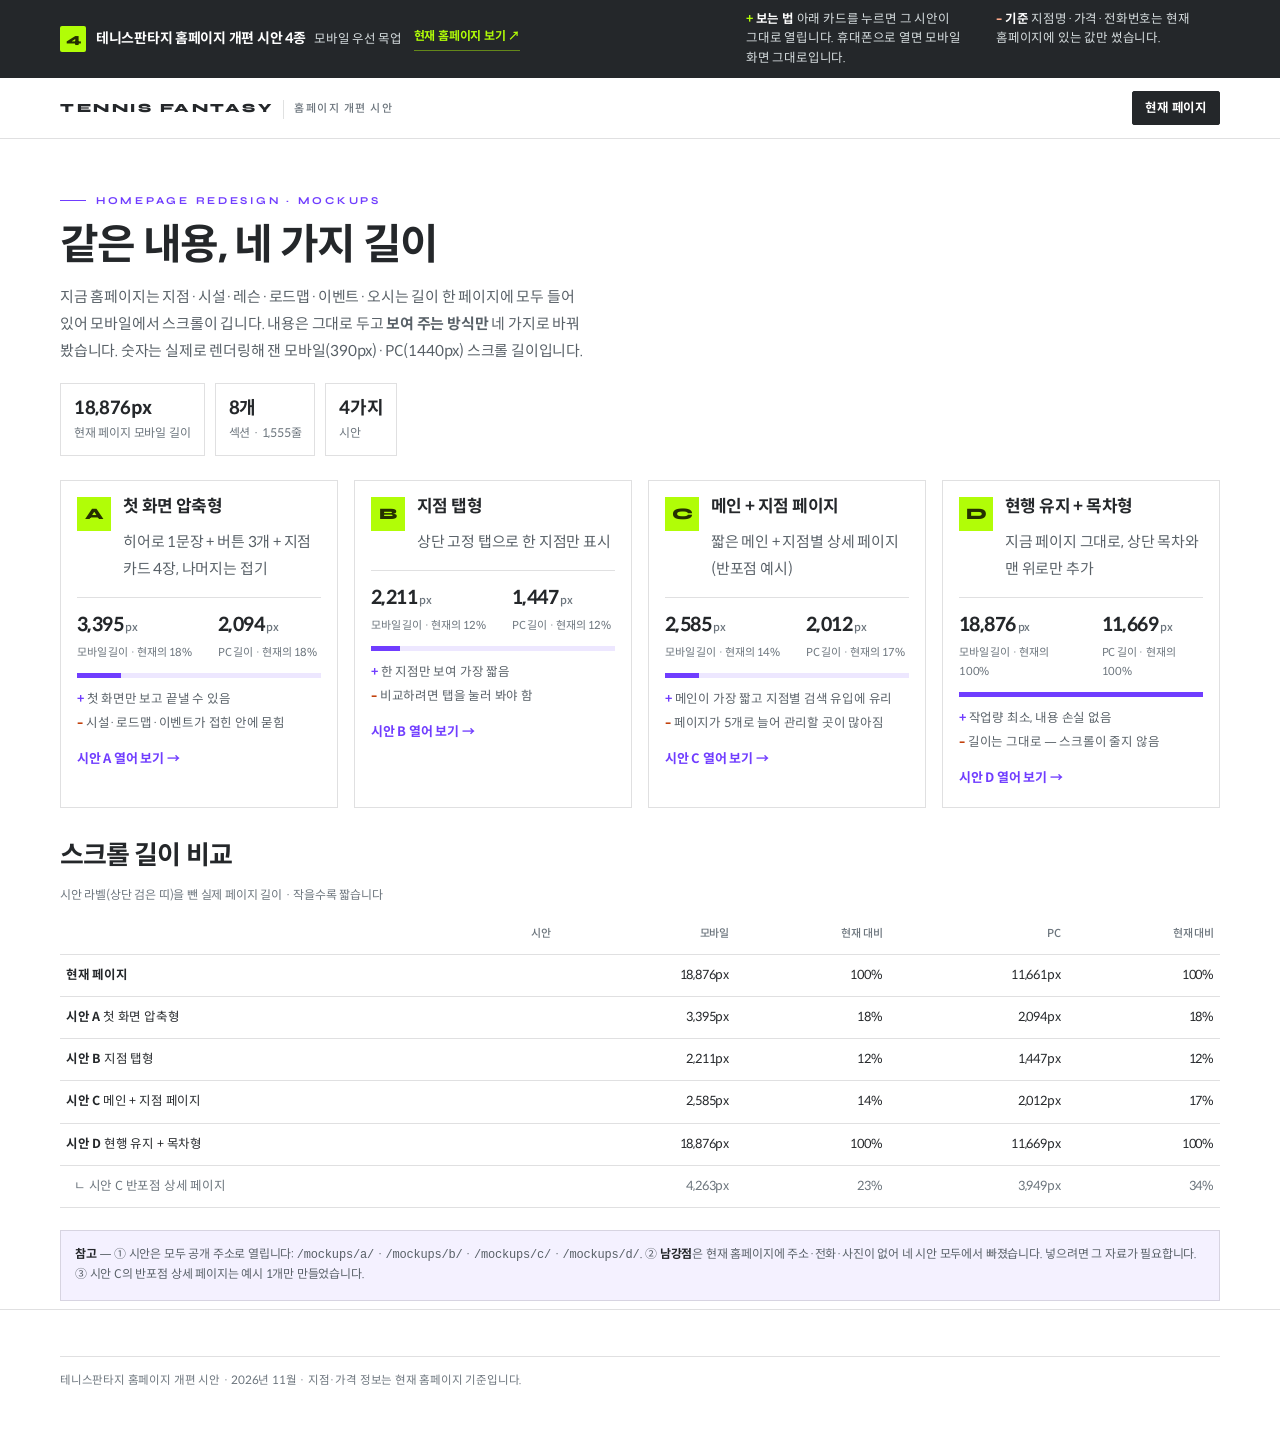
<file: mockups/index.html>
<!DOCTYPE html>
<html lang="ko">
<head>
<meta charset="UTF-8" />
<meta name="viewport" content="width=device-width, initial-scale=1" />
<title>테니스판타지 홈페이지 개편 시안 4종</title>
<meta name="description" content="테니스판타지 홈페이지 개편 시안 A/B/C/D 비교. 모바일 스크롤 길이와 장단점." />
<link rel="icon" href="assets/brand/favicon.svg" type="image/svg+xml" />
<link rel="stylesheet" href="assets/base.css" />
<style>
.intro{padding:26px 0 8px}
.intro h1{font-size:clamp(26px,7vw,42px);margin-top:12px;letter-spacing:-.04em}
.intro p{margin-top:12px;font-size:14px;color:var(--muted);line-height:1.8;max-width:60ch}
.intro .kpi{display:flex;flex-wrap:wrap;gap:10px;margin-top:18px}
.intro .kpi div{border:1px solid var(--line);padding:10px 13px;font-size:12px;color:var(--gray-text)}
.intro .kpi b{display:block;font-size:18px;color:var(--ink);letter-spacing:-.02em}
.cards{display:grid;gap:12px;margin-top:24px}
.card{border:1px solid var(--line);padding:16px;background:#fff;position:relative;transition:.2s}
.card:hover{border-color:rgba(112,61,255,.5);box-shadow:var(--shadow)}
.card__head{display:flex;gap:12px;align-items:flex-start}
.card__letter{flex:0 0 auto;display:grid;place-items:center;width:34px;height:34px;background:var(--neon);color:#243000;font-family:var(--latin);font-weight:800;font-size:16px}
.card h2{font-size:17px}
.card__sub{margin-top:4px;font-size:12.5px;color:var(--gray-text);line-height:1.55}
.card__nums{display:flex;gap:26px;margin-top:14px;padding-top:12px;border-top:1px solid var(--line)}
.card__nums b{display:block;font-size:19px;letter-spacing:-.03em}
.card__nums b i{font-style:normal;font-size:11px;font-weight:500;color:var(--gray-text);margin-left:2px}
.card__nums span{display:block;margin-top:2px;font-size:11px;color:var(--gray-text)}
.bar{margin-top:10px;height:5px;background:var(--tint-2);overflow:hidden}
.bar span{display:block;height:100%;background:var(--purple)}
.card__notes{margin-top:12px;display:grid;gap:4px;font-size:12.5px;line-height:1.6;color:var(--muted)}
.card__notes .good::before{content:"+ ";color:var(--purple);font-weight:800}
.card__notes .bad::before{content:"– ";color:#C2410C;font-weight:800}
.card__go{display:inline-block;margin-top:14px;font-size:13px;font-weight:700;color:var(--purple)}
.tblwrap{margin-top:14px;overflow-x:auto}
table.cmp{width:100%;border-collapse:collapse;font-size:12.5px;min-width:420px}
table.cmp caption{caption-side:top;text-align:left;font-size:12px;color:var(--gray-text);padding-bottom:8px}
table.cmp th,table.cmp td{border-bottom:1px solid var(--line);padding:10px 6px;text-align:right}
table.cmp thead th{font-size:11px;font-weight:500;color:var(--gray-text)}
table.cmp th[scope=row]{text-align:left;font-weight:400;font-size:12.5px}
table.cmp th[scope=row] b{font-weight:700}
table.cmp tr.is-sub th{padding-left:14px;color:var(--gray-text)}
table.cmp tr.is-sub td{color:var(--gray-text)}
.note{margin-top:22px;padding:14px;border:1px solid var(--line);background:var(--tint);font-size:12px;color:var(--muted);line-height:1.7}
.note b{color:var(--ink)}
@media(min-width:700px){
  .cards{grid-template-columns:1fr 1fr;gap:16px}
  .intro{padding:44px 0 8px}
  .intro p{font-size:15px}
}
@media(min-width:1040px){
  .cards{grid-template-columns:repeat(4,1fr)}
}
</style>
</head>
<body>

<div class="mockbar">
  <div class="mockbar__in">
    <div class="mockbar__top">
      <div class="mockbar__id">
        <span class="mockbar__letter">4</span>
        <span class="mockbar__title">테니스판타지 홈페이지 개편 시안 4종 <em>모바일 우선 목업</em></span>
      </div>
      <a class="mockbar__back" href="https://ouy2006.github.io/tf-calc/homepage/" target="_blank" rel="noopener">현재 홈페이지 보기 ↗</a>
    </div>
    <div class="mockbar__notes">
      <span class="good"><b>보는 법</b> 아래 카드를 누르면 그 시안이 그대로 열립니다. 휴대폰으로 열면 모바일 화면 그대로입니다.</span>
      <span class="bad"><b>기준</b> 지점명·가격·전화번호는 현재 홈페이지에 있는 값만 썼습니다.</span>
    </div>
  </div>
</div>

<header class="sitehead">
  <div class="sitehead__in">
    <a class="brand" href="index.html"><span class="brand__en">TENNIS FANTASY</span><span class="brand__kr">홈페이지 개편 시안</span></a>
    <div class="headact"><a class="is-solid" href="https://ouy2006.github.io/tf-calc/homepage/" target="_blank" rel="noopener">현재 페이지</a></div>
  </div>
</header>

<main class="wrap intro">
  <span class="eyebrow">Homepage Redesign · Mockups</span>
  <h1>같은 내용, 네 가지 길이</h1>
  <p>지금 홈페이지는 지점·시설·레슨·로드맵·이벤트·오시는 길이 한 페이지에 모두 들어 있어 모바일에서 스크롤이 깁니다. 내용은 그대로 두고 <b>보여 주는 방식만</b> 네 가지로 바꿔 봤습니다. 숫자는 실제로 렌더링해 잰 모바일(390px)·PC(1440px) 스크롤 길이입니다.</p>
  <div class="kpi">
    <div><b>18,876px</b>현재 페이지 모바일 길이</div>
    <div><b>8개</b>섹션 · 1,555줄</div>
    <div><b>4가지</b>시안</div>
  </div>

  <div class="cards">
      <article class="card">
        <div class="card__head">
          <span class="card__letter">A</span>
          <div>
            <h2>첫 화면 압축형</h2>
            <p class="card__sub">히어로 1문장 + 버튼 3개 + 지점 카드 4장, 나머지는 접기</p>
          </div>
        </div>
        <div class="card__nums">
          <div><b>3,395<i>px</i></b><span>모바일 길이 · 현재의 18%</span></div>
          <div><b>2,094<i>px</i></b><span>PC 길이 · 현재의 18%</span></div>
        </div>
        <div class="bar"><span style="width:18%"></span></div>
        <ul class="card__notes">
          <li class="good">첫 화면만 보고 끝낼 수 있음</li>
          <li class="bad">시설·로드맵·이벤트가 접힌 안에 묻힘</li>
        </ul>
        <a class="card__go" href="a/">시안 A 열어 보기 →</a>
      </article>
      <article class="card">
        <div class="card__head">
          <span class="card__letter">B</span>
          <div>
            <h2>지점 탭형</h2>
            <p class="card__sub">상단 고정 탭으로 한 지점만 표시</p>
          </div>
        </div>
        <div class="card__nums">
          <div><b>2,211<i>px</i></b><span>모바일 길이 · 현재의 12%</span></div>
          <div><b>1,447<i>px</i></b><span>PC 길이 · 현재의 12%</span></div>
        </div>
        <div class="bar"><span style="width:12%"></span></div>
        <ul class="card__notes">
          <li class="good">한 지점만 보여 가장 짧음</li>
          <li class="bad">비교하려면 탭을 눌러 봐야 함</li>
        </ul>
        <a class="card__go" href="b/">시안 B 열어 보기 →</a>
      </article>
      <article class="card">
        <div class="card__head">
          <span class="card__letter">C</span>
          <div>
            <h2>메인 + 지점 페이지</h2>
            <p class="card__sub">짧은 메인 + 지점별 상세 페이지(반포점 예시)</p>
          </div>
        </div>
        <div class="card__nums">
          <div><b>2,585<i>px</i></b><span>모바일 길이 · 현재의 14%</span></div>
          <div><b>2,012<i>px</i></b><span>PC 길이 · 현재의 17%</span></div>
        </div>
        <div class="bar"><span style="width:14%"></span></div>
        <ul class="card__notes">
          <li class="good">메인이 가장 짧고 지점별 검색 유입에 유리</li>
          <li class="bad">페이지가 5개로 늘어 관리할 곳이 많아짐</li>
        </ul>
        <a class="card__go" href="c/">시안 C 열어 보기 →</a>
      </article>
      <article class="card">
        <div class="card__head">
          <span class="card__letter">D</span>
          <div>
            <h2>현행 유지 + 목차형</h2>
            <p class="card__sub">지금 페이지 그대로, 상단 목차와 맨 위로만 추가</p>
          </div>
        </div>
        <div class="card__nums">
          <div><b>18,876<i>px</i></b><span>모바일 길이 · 현재의 100%</span></div>
          <div><b>11,669<i>px</i></b><span>PC 길이 · 현재의 100%</span></div>
        </div>
        <div class="bar"><span style="width:100%"></span></div>
        <ul class="card__notes">
          <li class="good">작업량 최소, 내용 손실 없음</li>
          <li class="bad">길이는 그대로 — 스크롤이 줄지 않음</li>
        </ul>
        <a class="card__go" href="d/">시안 D 열어 보기 →</a>
      </article>
  </div>

  <h2 style="margin-top:34px;font-size:clamp(20px,5vw,26px)">스크롤 길이 비교</h2>
  <div class="tblwrap">
    <table class="cmp">
      <caption>시안 라벨(상단 검은 띠)을 뺀 실제 페이지 길이 · 작을수록 짧습니다</caption>
      <thead><tr><th scope="col">시안</th><th scope="col">모바일</th><th scope="col">현재 대비</th><th scope="col">PC</th><th scope="col">현재 대비</th></tr></thead>
      <tbody>
        <tr><th scope="row"><b>현재 페이지</b></th><td>18,876px</td><td>100%</td><td>11,661px</td><td>100%</td></tr>
        <tr><th scope='row'><b>시안 A</b> 첫 화면 압축형</th><td>3,395px</td><td>18%</td><td>2,094px</td><td>18%</td></tr><tr><th scope='row'><b>시안 B</b> 지점 탭형</th><td>2,211px</td><td>12%</td><td>1,447px</td><td>12%</td></tr><tr><th scope='row'><b>시안 C</b> 메인 + 지점 페이지</th><td>2,585px</td><td>14%</td><td>2,012px</td><td>17%</td></tr><tr><th scope='row'><b>시안 D</b> 현행 유지 + 목차형</th><td>18,876px</td><td>100%</td><td>11,669px</td><td>100%</td></tr><tr class='is-sub'><th scope='row'>ㄴ 시안 C 반포점 상세 페이지</th><td>4,263px</td><td>23%</td><td>3,949px</td><td>34%</td></tr>
      </tbody>
    </table>
  </div>

  <div class="note">
    <b>참고</b> — ① 시안은 모두 공개 주소로 열립니다: <code>/mockups/a/</code> · <code>/mockups/b/</code> · <code>/mockups/c/</code> · <code>/mockups/d/</code>.
    ② <b>남강점</b>은 현재 홈페이지에 주소·전화·사진이 없어 네 시안 모두에서 빠졌습니다. 넣으려면 그 자료가 필요합니다.
    ③ 시안 C의 반포점 상세 페이지는 예시 1개만 만들었습니다.
  </div>
</main>

<footer class="sitefoot">
  <div class="wrap">
    <p class="sitefoot__note">테니스판타지 홈페이지 개편 시안 · 2026년 11월 · 지점·가격 정보는 현재 홈페이지 기준입니다.</p>
  </div>
</footer>

</body>
</html>
</file>
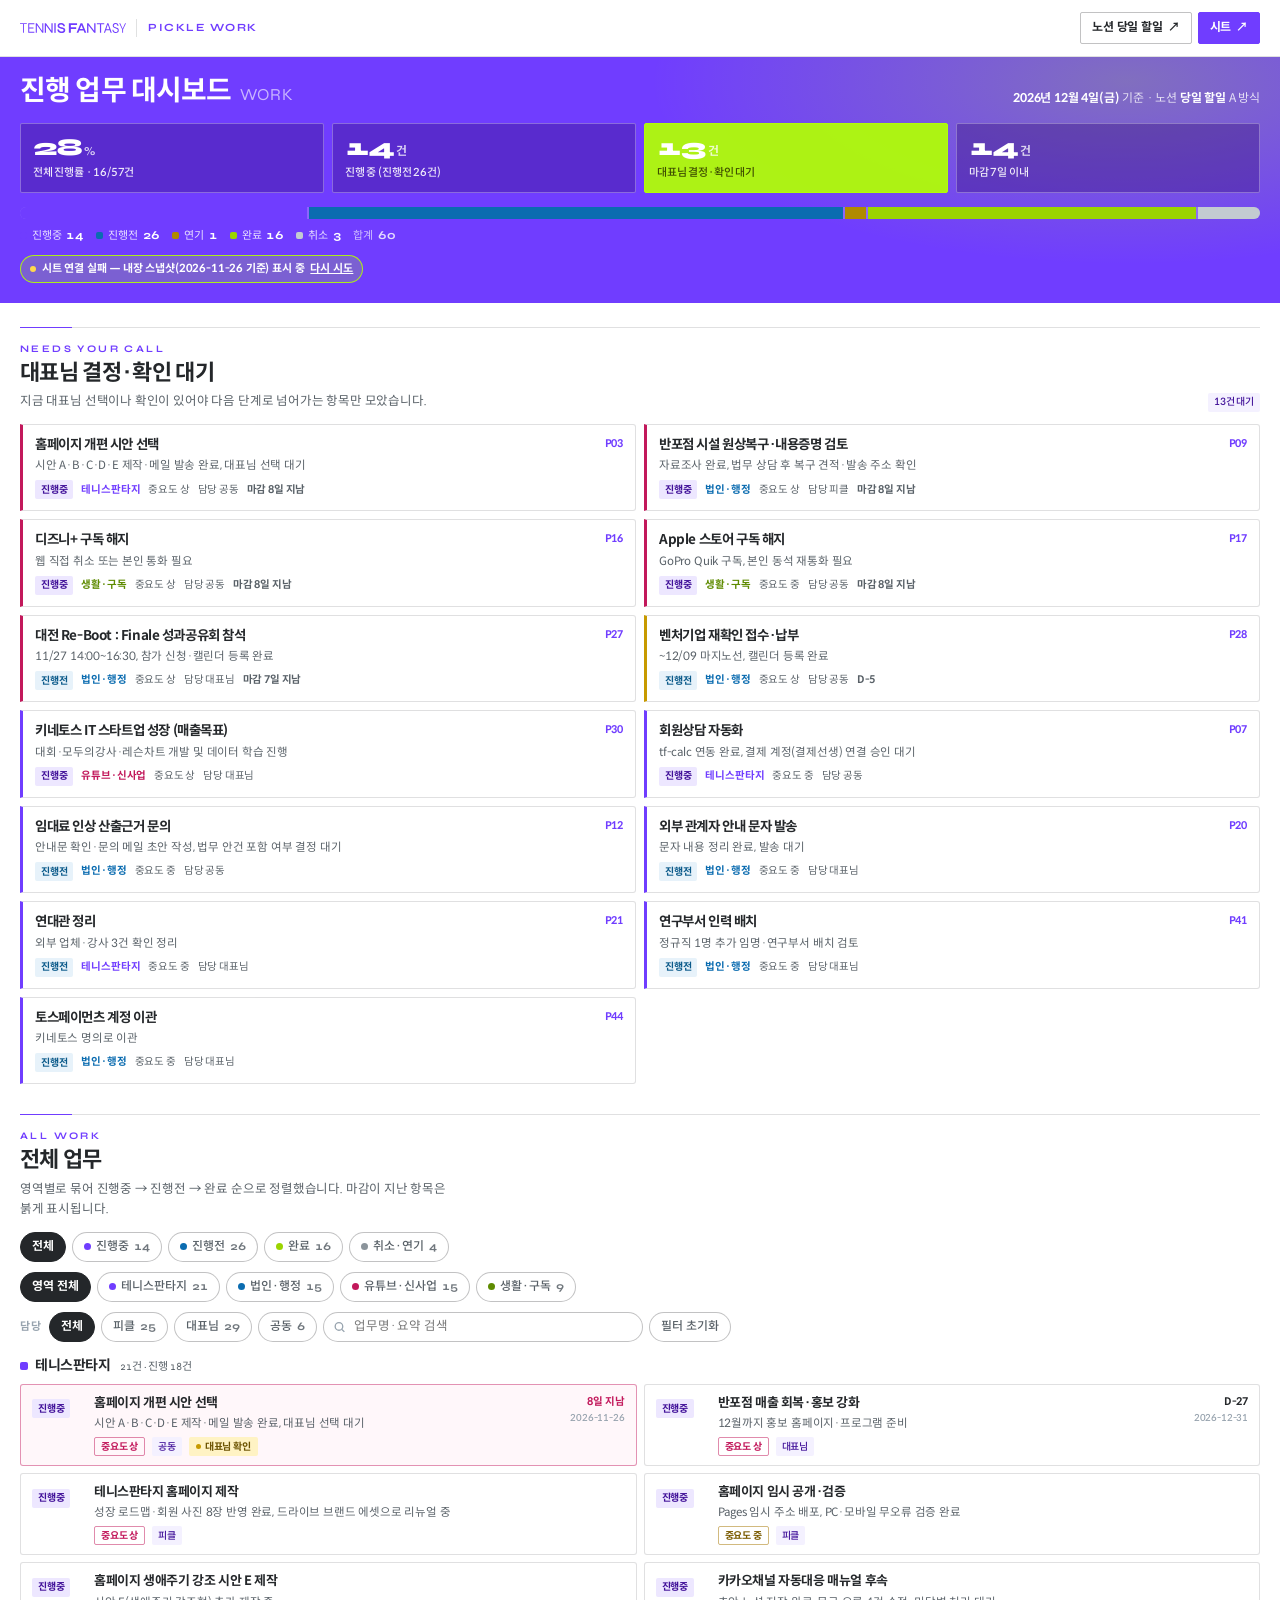
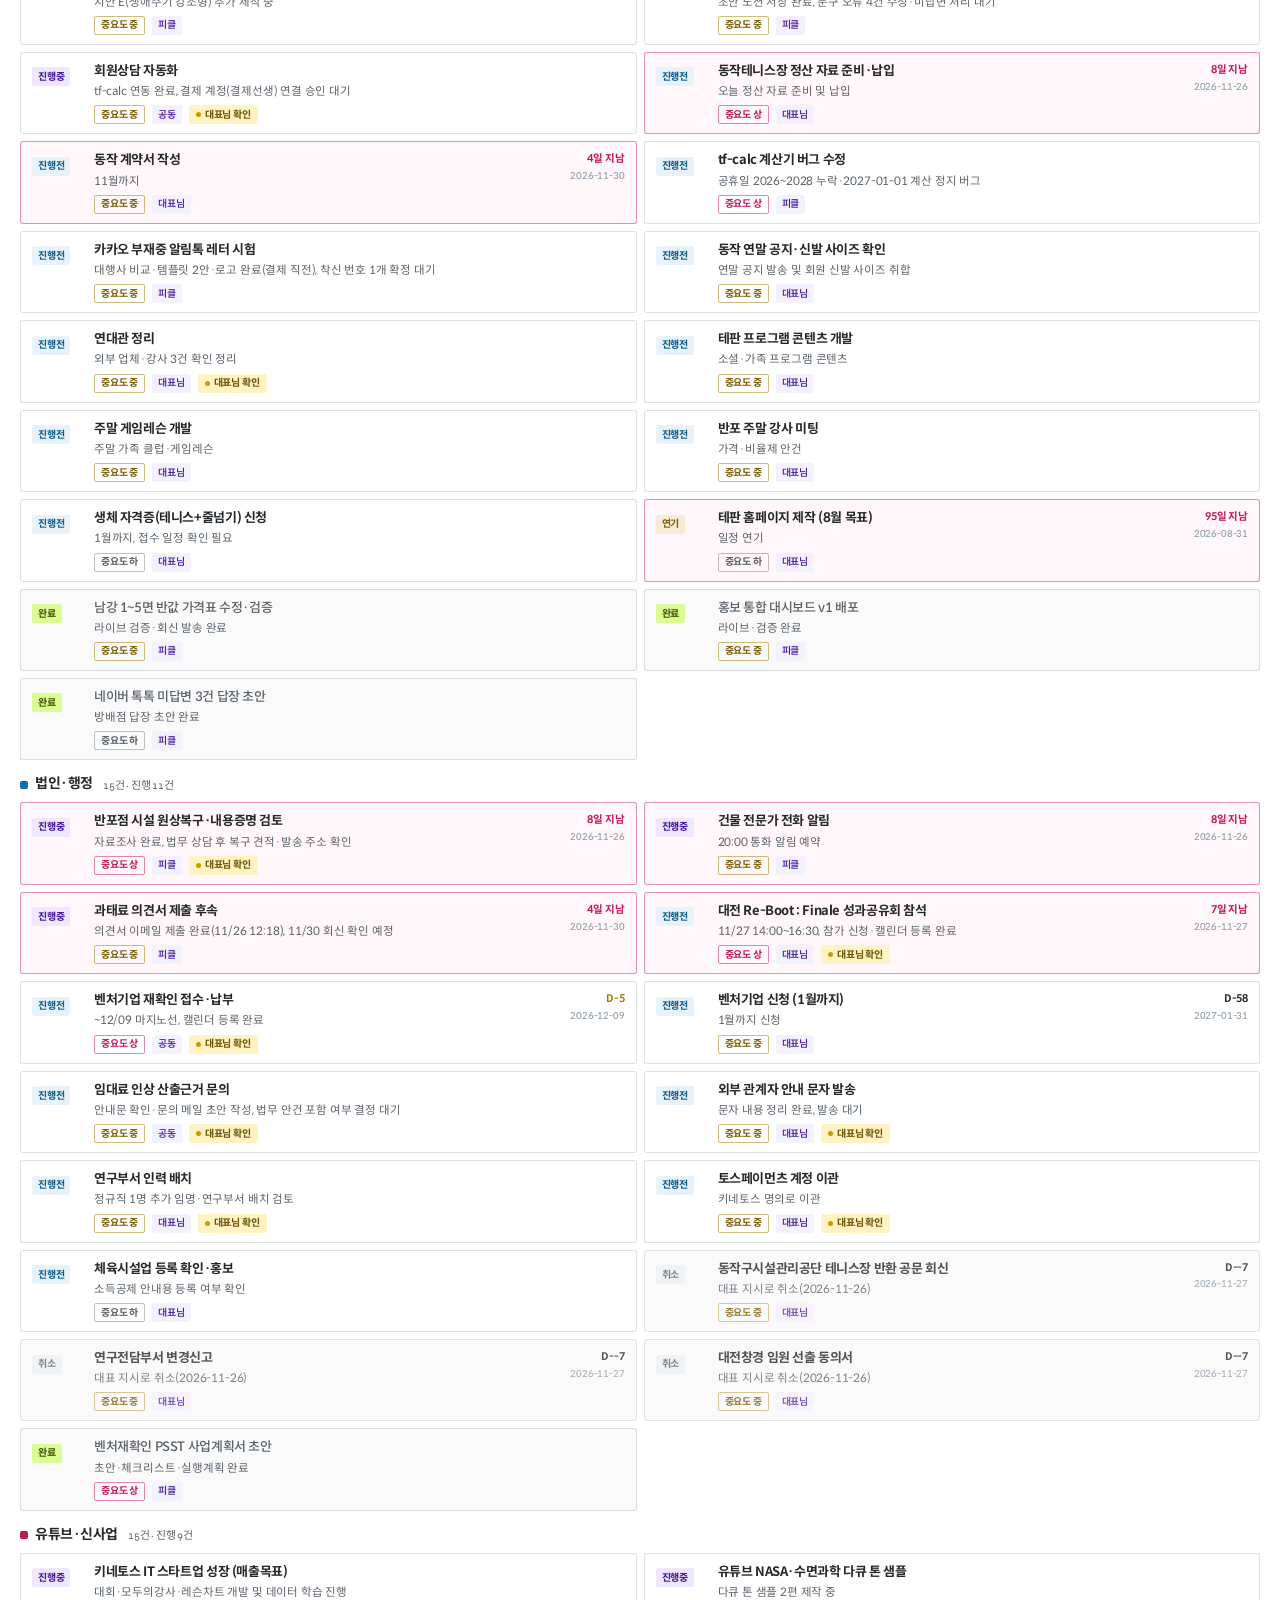
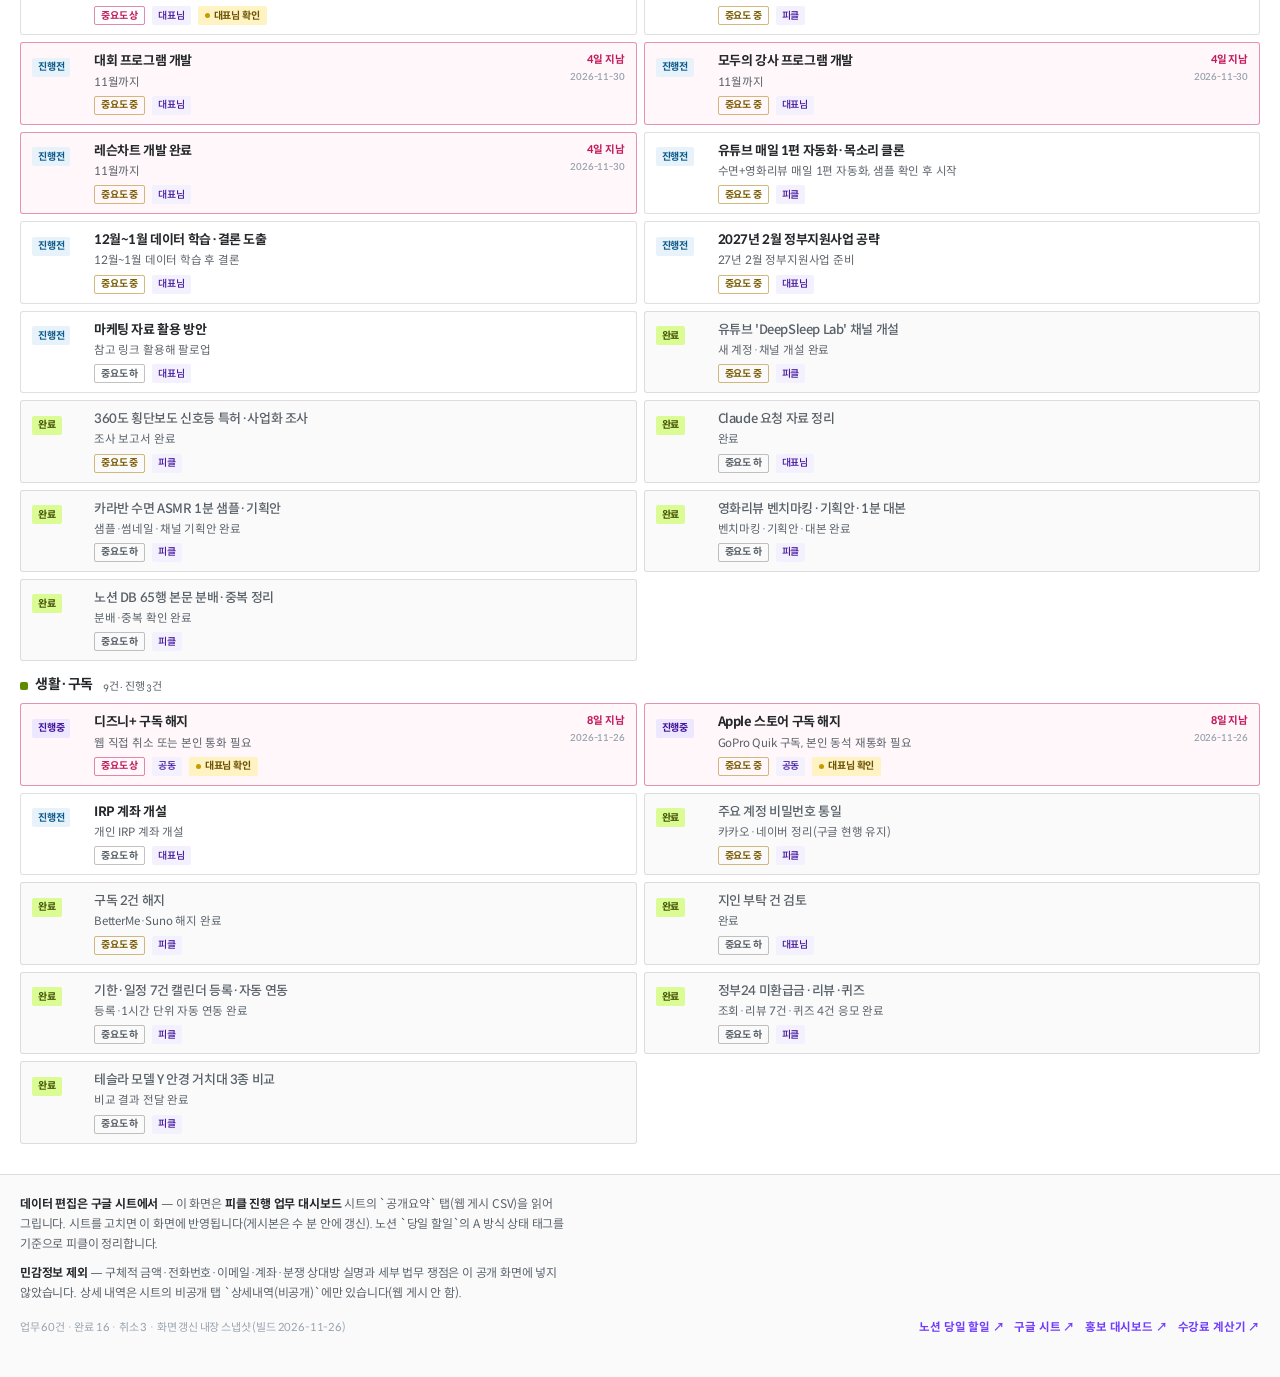
<file: work/index.html>
<!DOCTYPE html>
<html lang="ko">
<head>
<meta charset="UTF-8" />
<meta name="viewport" content="width=device-width, initial-scale=1, viewport-fit=cover" />
<title>피클 | 진행 업무 대시보드</title>
<meta name="description" content="이건우 대표의 진행 업무를 한 화면에서 보는 대시보드. 구글 시트 '공개요약' 탭을 실시간으로 읽어 표시합니다." />
<meta name="theme-color" content="#703DFF" />
<meta name="robots" content="noindex, nofollow" />
<link rel="icon" href="images/brand/favicon.svg" type="image/svg+xml" />
<style>
@font-face{font-family:"Syne";src:url("fonts/Syne-latin.woff2") format("woff2");font-weight:400 800;font-style:normal;font-display:swap}
@font-face{font-family:"Spoqa Han Sans Neo";src:url("fonts/SpoqaHanSansNeo-Regular.woff2") format("woff2");font-weight:400;font-display:swap}
@font-face{font-family:"Spoqa Han Sans Neo";src:url("fonts/SpoqaHanSansNeo-Medium.woff2") format("woff2");font-weight:500;font-display:swap}
@font-face{font-family:"Spoqa Han Sans Neo";src:url("fonts/SpoqaHanSansNeo-Bold.woff2") format("woff2");font-weight:700 800;font-display:swap}

:root{
  --purple:#703DFF; --purple-hover:#5A2BD6; --deep:#411199; --dark:#31096F;
  --ink:#24272A; --muted:#586067; --gray:#97A3AE; --lgray:#D8DFE1; --lpurple:#C5B4E2;
  --neon:#B1FD07; --tint:#F4F1FF; --tint2:#EDE7FF; --white:#fff;
  --line:rgba(36,39,42,.14); --line2:rgba(36,39,42,.28);
  --latin:"Syne","Spoqa Han Sans Neo",system-ui,sans-serif;
  --kr:"Spoqa Han Sans Neo","Apple SD Gothic Neo","Noto Sans KR",system-ui,sans-serif;
  --max:1240px; --hdr:56px;
  --c-run:#703DFF; --c-ready:#0B6CB0; --c-wait:#8A5A00; --c-hold:#8A5A00; --c-done:#5E8B00; --c-cancel:#8B949B;
}
*,*::before,*::after{box-sizing:border-box}
html{-webkit-text-size-adjust:100%;scroll-behavior:smooth}
body{margin:0;background:var(--white);color:var(--ink);font-family:var(--kr);font-size:15px;line-height:1.6;letter-spacing:-.012em;word-break:keep-all;overflow-wrap:break-word;overflow-x:hidden;-webkit-font-smoothing:antialiased}
img{display:block;max-width:100%;height:auto}
a{color:inherit;text-decoration:none}
p,h1,h2,h3,h4{margin:0}
h1,h2,h3,h4{line-height:1.2;letter-spacing:-.03em;font-weight:700}
ul{margin:0;padding:0;list-style:none}
button{font:inherit;color:inherit;border:0;background:none;cursor:pointer}
input{font:inherit;color:inherit}
:focus-visible{outline:2px solid var(--purple);outline-offset:2px}
.wrap{width:min(100% - 32px,var(--max));margin-inline:auto}
.num{font-family:var(--latin);font-variant-numeric:tabular-nums;font-weight:700;letter-spacing:-.02em}

/* header */
.hdr{position:sticky;top:0;z-index:60;background:rgba(255,255,255,.96);-webkit-backdrop-filter:blur(12px);backdrop-filter:blur(12px);border-bottom:1px solid var(--line)}
.hdr__in{display:flex;align-items:center;gap:10px;height:var(--hdr)}
.hdr__logo{width:106px;height:auto;flex:none}
.hdr__tag{font-size:11px;font-weight:700;letter-spacing:.14em;text-transform:uppercase;color:var(--purple);padding-left:11px;border-left:1px solid var(--line);font-family:var(--latin);white-space:nowrap}
.hdr__sp{flex:1}
.hdr__acts{display:flex;align-items:center;gap:6px}
.hdr__btn{display:inline-flex;align-items:center;gap:5px;height:32px;padding:0 11px;border:1px solid var(--line2);border-radius:2px;font-size:12px;font-weight:700;white-space:nowrap}
.hdr__btn:hover{background:var(--ink);color:#fff;border-color:var(--ink)}
.hdr__btn--p{background:var(--purple);border-color:var(--purple);color:#fff}
.hdr__btn--p:hover{background:var(--purple-hover);border-color:var(--purple-hover)}
@media(max-width:600px){.hdr__tag{display:none}.hdr__logo{width:92px}.hdr__btn span.lbl{display:none}.hdr__btn{padding:0 9px}}

/* hero */
.hero{background:var(--purple);color:#fff;padding:18px 0 20px;position:relative;overflow:hidden}
.hero::after{content:"";position:absolute;inset:0;background:radial-gradient(60% 120% at 88% 10%,rgba(177,253,7,.26),rgba(112,61,255,0) 62%);pointer-events:none}
.hero__in{position:relative;z-index:1}
.hero__top{display:flex;flex-wrap:wrap;gap:6px 14px;align-items:flex-end;justify-content:space-between}
.hero h1{font-size:clamp(20px,5vw,28px)}
.hero h1 span{font-family:var(--latin);font-weight:400;opacity:.62;font-size:.6em;letter-spacing:.06em;margin-left:8px}
.hero__date{font-size:12px;color:rgba(255,255,255,.82)}
.hero__date b{font-weight:700;color:#fff}
.src{display:inline-flex;align-items:center;gap:6px;margin-top:10px;font-size:11px;font-weight:700;padding:4px 9px;border:1px solid rgba(255,255,255,.4);border-radius:100px;color:#fff}
.src i{width:6px;height:6px;border-radius:50%;background:var(--neon);display:block;flex:none}
.src--warn{border-color:rgba(177,253,7,.9);background:rgba(177,253,7,.18)}
.src--warn i{background:#FFD84D}
.src button{color:#fff;font-weight:700;text-decoration:underline;font-size:11px;padding:0}

/* progress */
.prog{margin-top:14px}
.prog__bar{display:flex;height:12px;border-radius:100px;overflow:hidden;background:rgba(255,255,255,.2);gap:2px}
.prog__bar i{display:block;height:100%}
.prog__legend{display:flex;flex-wrap:wrap;gap:4px 12px;margin-top:7px;font-size:11px;color:rgba(255,255,255,.85)}
.prog__legend span{display:inline-flex;align-items:center;gap:5px}
.prog__legend b{font-family:var(--latin);font-variant-numeric:tabular-nums;color:#fff;font-size:12px}
.prog__legend em{width:7px;height:7px;border-radius:2px;display:block;font-style:normal}

/* KPI */
.kpi{display:grid;grid-template-columns:repeat(2,minmax(0,1fr));gap:8px;margin-top:14px}
@media(min-width:760px){.kpi{grid-template-columns:repeat(4,minmax(0,1fr))}}
.kpi__c{background:rgba(49,9,111,.34);border:1px solid rgba(255,255,255,.3);padding:10px 12px;border-radius:2px;min-width:0}
.kpi__c b{display:block;color:#fff;font-variant-numeric:tabular-nums;font-size:24px;line-height:1.15;font-weight:800;letter-spacing:-.03em}
.kpi__c b small{font-size:12px;font-weight:700;margin-left:2px;opacity:.78}
.kpi__c span{display:block;margin-top:3px;font-size:11px;color:rgba(255,255,255,.9);font-weight:500}
.kpi__c--alert{background:rgba(177,253,7,.94);border-color:var(--neon);color:#243000}
.kpi__c--alert span{color:#3E4E00}

/* section */
.sec{padding:24px 0 6px}
.sec--tint{background:var(--tint);padding-bottom:24px}
.sec__head{display:flex;flex-wrap:wrap;gap:8px;justify-content:space-between;align-items:flex-end;border-top:1px solid var(--line);padding-top:13px;margin-bottom:12px;position:relative}
.sec__head::before{content:"";position:absolute;top:-1px;left:0;width:52px;height:1px;background:var(--purple)}
.sec__head h2{font-size:clamp(17px,4vw,22px)}
.eyebrow{display:block;font-family:var(--latin);font-size:10px;font-weight:700;letter-spacing:.24em;text-transform:uppercase;color:var(--purple);margin-bottom:4px}
.sec__head p{font-size:12.5px;color:var(--muted);margin-top:5px;max-width:64ch}
.sec__tools{display:flex;flex-wrap:wrap;gap:6px;align-items:center}

/* decision cards */
.dec{display:grid;gap:8px}
@media(min-width:820px){.dec{grid-template-columns:repeat(2,minmax(0,1fr))}}
.dc{display:flex;gap:10px;align-items:flex-start;background:#fff;border:1px solid var(--line);border-left:3px solid var(--purple);border-radius:0 3px 3px 0;padding:11px 12px;min-width:0}
.dc--due{border-left-color:#C2185B}
.dc--mid{border-left-color:#C79A00}
.dc__b{min-width:0;flex:1}
.dc__t{font-size:13.5px;font-weight:700;line-height:1.35}
.dc__s{font-size:11.5px;color:var(--muted);margin-top:3px;line-height:1.5}
.dc__m{display:flex;flex-wrap:wrap;gap:4px 8px;align-items:center;margin-top:6px;font-size:10.5px;color:var(--muted)}
.dc__k{flex:none;text-align:right;font-size:10.5px;font-weight:700;color:var(--purple);white-space:nowrap}

/* filters */
.filters{display:flex;flex-wrap:wrap;gap:6px;margin-bottom:10px;align-items:center}
.chip{display:inline-flex;align-items:center;gap:5px;height:30px;padding:0 11px;border:1px solid var(--line2);border-radius:100px;font-size:12px;font-weight:500;background:#fff;color:var(--muted);white-space:nowrap}
.chip:hover{border-color:var(--purple);color:var(--purple)}
.chip[aria-pressed="true"]{background:var(--ink);border-color:var(--ink);color:#fff;font-weight:700}
.chip b{font-family:var(--latin);font-variant-numeric:tabular-nums;font-size:11.5px;opacity:.85}
.chip__dot{width:7px;height:7px;border-radius:50%;display:block;flex:none}
.search{position:relative;flex:1 1 180px;min-width:0;max-width:320px}
.search input{width:100%;height:30px;border:1px solid var(--line2);border-radius:100px;background:#fff;padding:0 30px 0 30px;font-size:12.5px}
.search input::-webkit-search-cancel-button{display:none}
.search svg{position:absolute;left:10px;top:50%;transform:translateY(-50%);pointer-events:none}
.filters__lab{font-size:11px;font-weight:700;color:var(--gray);letter-spacing:.06em;text-transform:uppercase;font-family:var(--latin);margin-right:2px}

/* group */
.grp{margin-top:16px}
.grp__h{display:flex;flex-wrap:wrap;gap:6px 10px;align-items:baseline;margin-bottom:8px}
.grp__h h3{font-size:14px;display:flex;align-items:center;gap:7px}
.grp__h h3 i{width:8px;height:8px;border-radius:2px;display:block;flex:none;background:var(--purple)}
.grp__h span{font-size:11px;color:var(--muted);font-family:var(--latin);font-variant-numeric:tabular-nums}
.rows{display:grid;gap:7px}
@media(min-width:820px){.rows{grid-template-columns:repeat(2,minmax(0,1fr))}}
.row{display:flex;gap:10px;align-items:flex-start;background:#fff;border:1px solid var(--line);border-radius:3px;padding:9px 11px;min-width:0}
.row--late{border-color:rgba(194,24,91,.45);background:#FFF7FA}
.row--done{background:#FAFAFB}
.row--done .row__t{color:var(--muted);font-weight:500}
.row--cancel{background:#FAFAFB;opacity:.8}
.row__st{flex:none;width:52px;padding-top:2px}
.row__b{min-width:0;flex:1}
.row__t{font-size:13px;font-weight:700;line-height:1.4}
.row__s{font-size:11.5px;color:var(--muted);margin-top:3px;line-height:1.5}
.row__m{display:flex;flex-wrap:wrap;gap:4px 7px;align-items:center;margin-top:5px;font-size:10.5px;color:var(--muted)}
.row__due{flex:none;font-size:10.5px;font-weight:700;white-space:nowrap;text-align:right;font-variant-numeric:tabular-nums}
.row__due--soon{color:#C2185B}
.row__due--near{color:#A57600}
.row__due em{display:block;font-style:normal;font-size:9.5px;font-weight:500;color:var(--gray);margin-top:1px}

/* badges */
.st{display:inline-flex;align-items:center;justify-content:center;height:19px;padding:0 6px;border-radius:2px;font-size:10px;font-weight:700;white-space:nowrap}
.st--진행중{background:var(--tint2);color:var(--deep)}
.st--진행전{background:#E7F2FA;color:#0B5A8A}
.st--대기{background:#FFF3C4;color:#6B5200}
.st--연기{background:#F5EBD6;color:#7A5B00}
.st--완료{background:rgba(177,253,7,.42);color:#3E4E00}
.st--취소{background:#EEF0F2;color:#5B646B}
.imp{display:inline-flex;align-items:center;height:19px;padding:0 6px;border-radius:2px;font-size:10px;font-weight:700;border:1px solid var(--line2);color:var(--muted);white-space:nowrap}
.imp--상{border-color:rgba(194,24,91,.5);color:#C2185B}
.imp--중{color:#7A5B00;border-color:rgba(165,118,0,.5)}
.need{display:inline-flex;align-items:center;gap:4px;height:19px;padding:0 7px;border-radius:2px;font-size:10px;font-weight:700;background:#FFF3C4;color:#6B5200;white-space:nowrap}
.need i{width:5px;height:5px;border-radius:50%;background:#C79A00;display:block}
.tag{display:inline-flex;align-items:center;height:19px;padding:0 6px;border-radius:2px;font-size:10px;font-weight:500;background:var(--tint);color:var(--deep);white-space:nowrap}

/* footer */
.ft{border-top:1px solid var(--line);margin-top:24px;padding:20px 0 40px;background:#FAFAFB}
.ft__note{font-size:12px;color:var(--muted);line-height:1.7;max-width:82ch}
.ft__note b{color:var(--ink)}
.ft__row{display:flex;flex-wrap:wrap;gap:8px 16px;align-items:center;justify-content:space-between;margin-top:14px}
.ft__row small{font-size:11px;color:var(--gray);line-height:1.6}
.ft__links{display:flex;flex-wrap:wrap;gap:10px}
.ft__links a{font-size:11.5px;font-weight:700;color:var(--purple)}
.ft__links a:hover{text-decoration:underline}
.empty{padding:26px;text-align:center;color:var(--muted);font-size:12.5px;border:1px dashed var(--line2);border-radius:3px}
.sr{position:absolute;width:1px;height:1px;padding:0;margin:-1px;overflow:hidden;clip:rect(0,0,0,0);white-space:nowrap;border:0}
</style>
</head>
<body>

<header class="hdr">
  <div class="wrap hdr__in">
    <img class="hdr__logo" src="images/brand/logo-wordmark.svg" alt="TENNIS FANTASY" width="106" height="10" />
    <span class="hdr__tag">Pickle Work</span>
    <span class="hdr__sp"></span>
    <div class="hdr__acts">
      <a class="hdr__btn" href="https://app.notion.com/p/27049e868ef447ccb86d2c670115c665" target="_blank" rel="noopener">노션 당일 할일 <span aria-hidden="true">↗</span></a>
      <a class="hdr__btn hdr__btn--p" href="https://docs.google.com/spreadsheets/d/1hflbd9KJeQai7_xwa7O8mQpuC8b8OocvHV5ZAgx124Y/edit" target="_blank" rel="noopener">시트 <span aria-hidden="true">↗</span></a>
    </div>
  </div>
</header>

<section class="hero">
  <div class="wrap hero__in">
    <div class="hero__top">
      <h1>진행 업무 대시보드<span>WORK</span></h1>
      <div class="hero__date"><b id="todayLabel">—</b> 기준 · 노션 <b>당일 할일</b> A 방식</div>
    </div>
    <div class="kpi" id="kpi"></div>
    <div class="prog">
      <div class="prog__bar" id="progBar" role="img" aria-label="상태별 건수 막대"></div>
      <div class="prog__legend" id="progLegend"></div>
    </div>
    <div class="src" id="src"><i></i><span>시트 확인 중…</span></div>
  </div>
</section>

<main>
  <section class="sec" id="decide">
    <div class="wrap">
      <div class="sec__head">
        <div>
          <span class="eyebrow">Needs Your Call</span>
          <h2>대표님 결정·확인 대기</h2>
          <p>지금 대표님 선택이나 확인이 있어야 다음 단계로 넘어가는 항목만 모았습니다.</p>
        </div>
        <div class="sec__tools"><span class="tag" id="decideCount">–</span></div>
      </div>
      <div class="dec" id="decideBox"></div>
    </div>
  </section>

  <section class="sec" id="work">
    <div class="wrap">
      <div class="sec__head">
        <div>
          <span class="eyebrow">All Work</span>
          <h2>전체 업무</h2>
          <p>영역별로 묶어 진행중 → 진행전 → 완료 순으로 정렬했습니다. 마감이 지난 항목은 붉게 표시됩니다.</p>
        </div>
      </div>
      <div class="filters" role="group" aria-label="상태 필터" id="statusFilters"></div>
      <div class="filters" id="areaFilters" role="group" aria-label="영역 필터"></div>
      <div class="filters">
        <span class="filters__lab">담당</span>
        <div id="ownerFilters" style="display:flex;flex-wrap:wrap;gap:6px"></div>
        <div class="search">
          <svg width="13" height="13" viewBox="0 0 24 24" fill="none" stroke="#97A3AE" stroke-width="2.4" aria-hidden="true"><circle cx="11" cy="11" r="7"/><path d="M16.5 16.5L21 21"/></svg>
          <label class="sr" for="q">검색</label>
          <input id="q" type="search" placeholder="업무명·요약 검색" autocomplete="off" />
        </div>
        <button type="button" class="chip" id="reset">필터 초기화</button>
      </div>
      <div id="list" aria-live="polite"></div>
    </div>
  </section>
</main>

<footer class="ft">
  <div class="wrap">
    <p class="ft__note">
      <b>데이터 편집은 구글 시트에서</b> — 이 화면은 <b>피클 진행 업무 대시보드</b> 시트의 `공개요약` 탭(웹 게시 CSV)을 읽어 그립니다.
      시트를 고치면 이 화면에 반영됩니다(게시본은 수 분 안에 갱신). 노션 `당일 할일`의 A 방식 상태 태그를 기준으로 피클이 정리합니다.
    </p>
    <p class="ft__note" style="margin-top:8px">
      <b>민감정보 제외</b> — 구체적 금액·전화번호·이메일·계좌·분쟁 상대방 실명과 세부 법무 쟁점은 이 공개 화면에 넣지 않았습니다. 상세 내역은 시트의 비공개 탭 `상세내역(비공개)`에만 있습니다(웹 게시 안 함).
    </p>
    <div class="ft__row">
      <small id="footMeta">–</small>
      <div class="ft__links">
        <a href="https://app.notion.com/p/27049e868ef447ccb86d2c670115c665" target="_blank" rel="noopener">노션 당일 할일 ↗</a>
        <a href="https://docs.google.com/spreadsheets/d/1hflbd9KJeQai7_xwa7O8mQpuC8b8OocvHV5ZAgx124Y/edit" target="_blank" rel="noopener">구글 시트 ↗</a>
        <a href="../dashboard/" target="_blank" rel="noopener">홍보 대시보드 ↗</a>
        <a href="../" target="_blank" rel="noopener">수강료 계산기 ↗</a>
      </div>
    </div>
  </div>
</footer>

<script>
/* ============================================================
   피클 진행 업무 대시보드
   데이터: 구글 시트 "피클 진행 업무 대시보드" > 공개요약 탭
          (탭별 '웹에 게시' CSV). 실패 시 내장 스냅샷 사용.
   ============================================================ */
const SHEET_ID = "1hflbd9KJeQai7_xwa7O8mQpuC8b8OocvHV5ZAgx124Y";
const SHEET_GID = "0";
const PUB = "https://docs.google.com/spreadsheets/d/e/2PACX-1vRy_TRzdPtskBI8zV7f9gPehi7CjmFihH4R_vBUy21S6uabVbXUt7dsWDJBNFCNz60QO-FgaTiYeSEK/pub?gid=0&single=true&output=csv";
const SHEET_URL = "https://docs.google.com/spreadsheets/d/" + SHEET_ID + "/edit#gid=" + SHEET_GID;
const NOTION_URL = "https://app.notion.com/p/27049e868ef447ccb86d2c670115c665";
const BUILT = "2026-11-26";
const SNAPSHOT = [{"ID":"P01","영역":"테니스판타지","상태":"진행중","중요도":"상","마감일":"","담당":"피클","대표확인":"N","업무명":"테니스판타지 홈페이지 제작","요약":"성장 로드맵·회원 사진 8장 반영 완료, 드라이브 브랜드 에셋으로 리뉴얼 중","갱신일":"2026-11-26"},{"ID":"P02","영역":"테니스판타지","상태":"진행중","중요도":"중","마감일":"","담당":"피클","대표확인":"N","업무명":"홈페이지 임시 공개·검증","요약":"Pages 임시 주소 배포, PC·모바일 무오류 검증 완료","갱신일":"2026-11-26"},{"ID":"P03","영역":"테니스판타지","상태":"진행중","중요도":"상","마감일":"2026-11-26","담당":"공동","대표확인":"Y","업무명":"홈페이지 개편 시안 선택","요약":"시안 A·B·C·D·E 제작·메일 발송 완료, 대표님 선택 대기","갱신일":"2026-11-26"},{"ID":"P04","영역":"테니스판타지","상태":"진행중","중요도":"중","마감일":"","담당":"피클","대표확인":"N","업무명":"홈페이지 생애주기 강조 시안 E 제작","요약":"시안 E(생애주기 강조형) 추가 제작 중","갱신일":"2026-11-26"},{"ID":"P05","영역":"유튜브·신사업","상태":"진행중","중요도":"중","마감일":"","담당":"피클","대표확인":"N","업무명":"유튜브 NASA·수면과학 다큐 톤 샘플","요약":"다큐 톤 샘플 2편 제작 중","갱신일":"2026-11-26"},{"ID":"P06","영역":"테니스판타지","상태":"진행중","중요도":"중","마감일":"","담당":"피클","대표확인":"N","업무명":"카카오채널 자동대응 매뉴얼 후속","요약":"초안 노션 저장 완료, 문구 오류 4건 수정·미답변 처리 대기","갱신일":"2026-11-26"},{"ID":"P07","영역":"테니스판타지","상태":"진행중","중요도":"중","마감일":"","담당":"공동","대표확인":"Y","업무명":"회원상담 자동화","요약":"tf-calc 연동 완료, 결제 계정(결제선생) 연결 승인 대기","갱신일":"2026-11-26"},{"ID":"P08","영역":"테니스판타지","상태":"진행전","중요도":"중","마감일":"","담당":"피클","대표확인":"N","업무명":"카카오 부재중 알림톡 레터 시험","요약":"대행사 비교·템플릿 2안·로고 완료(결제 직전), 착신 번호 1개 확정 대기","갱신일":"2026-11-26"},{"ID":"P09","영역":"법인·행정","상태":"진행중","중요도":"상","마감일":"2026-11-26","담당":"피클","대표확인":"Y","업무명":"반포점 시설 원상복구·내용증명 검토","요약":"자료조사 완료, 법무 상담 후 복구 견적·발송 주소 확인","갱신일":"2026-11-26"},{"ID":"P10","영역":"법인·행정","상태":"진행중","중요도":"중","마감일":"2026-11-30","담당":"피클","대표확인":"N","업무명":"과태료 의견서 제출 후속","요약":"의견서 이메일 제출 완료(11/26 12:18), 11/30 회신 확인 예정","갱신일":"2026-11-26"},{"ID":"P11","영역":"법인·행정","상태":"진행중","중요도":"중","마감일":"2026-11-26","담당":"피클","대표확인":"N","업무명":"건물 전문가 전화 알림","요약":"20:00 통화 알림 예약","갱신일":"2026-11-26"},{"ID":"P12","영역":"법인·행정","상태":"진행전","중요도":"중","마감일":"","담당":"공동","대표확인":"Y","업무명":"임대료 인상 산출근거 문의","요약":"안내문 확인·문의 메일 초안 작성, 법무 안건 포함 여부 결정 대기","갱신일":"2026-11-26"},{"ID":"P14","영역":"유튜브·신사업","상태":"진행전","중요도":"중","마감일":"","담당":"피클","대표확인":"N","업무명":"유튜브 매일 1편 자동화·목소리 클론","요약":"수면+영화리뷰 매일 1편 자동화, 샘플 확인 후 시작","갱신일":"2026-11-26"},{"ID":"P15","영역":"테니스판타지","상태":"진행전","중요도":"상","마감일":"","담당":"피클","대표확인":"N","업무명":"tf-calc 계산기 버그 수정","요약":"공휴일 2026~2028 누락·2027-01-01 계산 정지 버그","갱신일":"2026-11-26"},{"ID":"P16","영역":"생활·구독","상태":"진행중","중요도":"상","마감일":"2026-11-26","담당":"공동","대표확인":"Y","업무명":"디즈니+ 구독 해지","요약":"웹 직접 취소 또는 본인 통화 필요","갱신일":"2026-11-26"},{"ID":"P17","영역":"생활·구독","상태":"진행중","중요도":"중","마감일":"2026-11-26","담당":"공동","대표확인":"Y","업무명":"Apple 스토어 구독 해지","요약":"GoPro Quik 구독, 본인 동석 재통화 필요","갱신일":"2026-11-26"},{"ID":"P18","영역":"테니스판타지","상태":"진행전","중요도":"상","마감일":"2026-11-26","담당":"대표님","대표확인":"N","업무명":"동작테니스장 정산 자료 준비·납입","요약":"오늘 정산 자료 준비 및 납입","갱신일":"2026-11-26"},{"ID":"P19","영역":"테니스판타지","상태":"진행전","중요도":"중","마감일":"","담당":"대표님","대표확인":"N","업무명":"동작 연말 공지·신발 사이즈 확인","요약":"연말 공지 발송 및 회원 신발 사이즈 취합","갱신일":"2026-11-26"},{"ID":"P20","영역":"법인·행정","상태":"진행전","중요도":"중","마감일":"","담당":"대표님","대표확인":"Y","업무명":"외부 관계자 안내 문자 발송","요약":"문자 내용 정리 완료, 발송 대기","갱신일":"2026-11-26"},{"ID":"P21","영역":"테니스판타지","상태":"진행전","중요도":"중","마감일":"","담당":"대표님","대표확인":"Y","업무명":"연대관 정리","요약":"외부 업체·강사 3건 확인 정리","갱신일":"2026-11-26"},{"ID":"P22","영역":"유튜브·신사업","상태":"진행전","중요도":"하","마감일":"","담당":"대표님","대표확인":"N","업무명":"마케팅 자료 활용 방안","요약":"참고 링크 활용해 팔로업","갱신일":"2026-11-26"},{"ID":"P23","영역":"유튜브·신사업","상태":"완료","중요도":"하","마감일":"","담당":"대표님","대표확인":"N","업무명":"Claude 요청 자료 정리","요약":"완료","갱신일":"2026-11-26"},{"ID":"P24","영역":"법인·행정","상태":"취소","중요도":"중","마감일":"2026-11-27","담당":"대표님","대표확인":"N","업무명":"동작구시설관리공단 테니스장 반환 공문 회신","요약":"대표 지시로 취소(2026-11-26)","갱신일":"2026-11-26"},{"ID":"P25","영역":"법인·행정","상태":"취소","중요도":"중","마감일":"2026-11-27","담당":"대표님","대표확인":"N","업무명":"연구전담부서 변경신고","요약":"대표 지시로 취소(2026-11-26)","갱신일":"2026-11-26"},{"ID":"P26","영역":"법인·행정","상태":"취소","중요도":"중","마감일":"2026-11-27","담당":"대표님","대표확인":"N","업무명":"대전창경 임원 선출 동의서","요약":"대표 지시로 취소(2026-11-26)","갱신일":"2026-11-26"},{"ID":"P27","영역":"법인·행정","상태":"진행전","중요도":"상","마감일":"2026-11-27","담당":"대표님","대표확인":"Y","업무명":"대전 Re-Boot : Finale 성과공유회 참석","요약":"11/27 14:00~16:30, 참가 신청·캘린더 등록 완료","갱신일":"2026-11-26"},{"ID":"P28","영역":"법인·행정","상태":"진행전","중요도":"상","마감일":"2026-12-09","담당":"공동","대표확인":"Y","업무명":"벤처기업 재확인 접수·납부","요약":"~12/09 마지노선, 캘린더 등록 완료","갱신일":"2026-11-26"},{"ID":"P29","영역":"생활·구독","상태":"완료","중요도":"하","마감일":"","담당":"대표님","대표확인":"N","업무명":"지인 부탁 건 검토","요약":"완료","갱신일":"2026-11-26"},{"ID":"P30","영역":"유튜브·신사업","상태":"진행중","중요도":"상","마감일":"","담당":"대표님","대표확인":"Y","업무명":"키네토스 IT 스타트업 성장 (매출목표)","요약":"대회·모두의강사·레슨차트 개발 및 데이터 학습 진행","갱신일":"2026-11-26"},{"ID":"P31","영역":"유튜브·신사업","상태":"진행전","중요도":"중","마감일":"2026-11-30","담당":"대표님","대표확인":"N","업무명":"대회 프로그램 개발","요약":"11월까지","갱신일":"2026-11-26"},{"ID":"P32","영역":"유튜브·신사업","상태":"진행전","중요도":"중","마감일":"2026-11-30","담당":"대표님","대표확인":"N","업무명":"모두의 강사 프로그램 개발","요약":"11월까지","갱신일":"2026-11-26"},{"ID":"P33","영역":"유튜브·신사업","상태":"진행전","중요도":"중","마감일":"2026-11-30","담당":"대표님","대표확인":"N","업무명":"레슨차트 개발 완료","요약":"11월까지","갱신일":"2026-11-26"},{"ID":"P34","영역":"유튜브·신사업","상태":"진행전","중요도":"중","마감일":"","담당":"대표님","대표확인":"N","업무명":"12월~1월 데이터 학습·결론 도출","요약":"12월~1월 데이터 학습 후 결론","갱신일":"2026-11-26"},{"ID":"P35","영역":"유튜브·신사업","상태":"진행전","중요도":"중","마감일":"","담당":"대표님","대표확인":"N","업무명":"2027년 2월 정부지원사업 공략","요약":"27년 2월 정부지원사업 준비","갱신일":"2026-11-26"},{"ID":"P36","영역":"테니스판타지","상태":"진행중","중요도":"상","마감일":"2026-12-31","담당":"대표님","대표확인":"N","업무명":"반포점 매출 회복·홍보 강화","요약":"12월까지 홍보 홈페이지·프로그램 준비","갱신일":"2026-11-26"},{"ID":"P37","영역":"테니스판타지","상태":"진행전","중요도":"중","마감일":"","담당":"대표님","대표확인":"N","업무명":"테판 프로그램 콘텐츠 개발","요약":"소셜·가족 프로그램 콘텐츠","갱신일":"2026-11-26"},{"ID":"P38","영역":"테니스판타지","상태":"진행전","중요도":"중","마감일":"","담당":"대표님","대표확인":"N","업무명":"주말 게임레슨 개발","요약":"주말 가족 클럽·게임레슨","갱신일":"2026-11-26"},{"ID":"P39","영역":"테니스판타지","상태":"연기","중요도":"하","마감일":"2026-08-31","담당":"대표님","대표확인":"N","업무명":"테판 홈페이지 제작 (8월 목표)","요약":"일정 연기","갱신일":"2026-11-26"},{"ID":"P40","영역":"법인·행정","상태":"진행전","중요도":"중","마감일":"2027-01-31","담당":"대표님","대표확인":"N","업무명":"벤처기업 신청 (1월까지)","요약":"1월까지 신청","갱신일":"2026-11-26"},{"ID":"P41","영역":"법인·행정","상태":"진행전","중요도":"중","마감일":"","담당":"대표님","대표확인":"Y","업무명":"연구부서 인력 배치","요약":"정규직 1명 추가 임명·연구부서 배치 검토","갱신일":"2026-11-26"},{"ID":"P42","영역":"테니스판타지","상태":"진행전","중요도":"하","마감일":"","담당":"대표님","대표확인":"N","업무명":"생체 자격증(테니스+줄넘기) 신청","요약":"1월까지, 접수 일정 확인 필요","갱신일":"2026-11-26"},{"ID":"P43","영역":"테니스판타지","상태":"진행전","중요도":"중","마감일":"2026-11-30","담당":"대표님","대표확인":"N","업무명":"동작 계약서 작성","요약":"11월까지","갱신일":"2026-11-26"},{"ID":"P44","영역":"법인·행정","상태":"진행전","중요도":"중","마감일":"","담당":"대표님","대표확인":"Y","업무명":"토스페이먼츠 계정 이관","요약":"키네토스 명의로 이관","갱신일":"2026-11-26"},{"ID":"P45","영역":"테니스판타지","상태":"진행전","중요도":"중","마감일":"","담당":"대표님","대표확인":"N","업무명":"반포 주말 강사 미팅","요약":"가격·비율제 안건","갱신일":"2026-11-26"},{"ID":"P46","영역":"법인·행정","상태":"진행전","중요도":"하","마감일":"","담당":"대표님","대표확인":"N","업무명":"체육시설업 등록 확인·홍보","요약":"소득공제 안내용 등록 여부 확인","갱신일":"2026-11-26"},{"ID":"P47","영역":"생활·구독","상태":"진행전","중요도":"하","마감일":"","담당":"대표님","대표확인":"N","업무명":"IRP 계좌 개설","요약":"개인 IRP 계좌 개설","갱신일":"2026-11-26"},{"ID":"P48","영역":"테니스판타지","상태":"완료","중요도":"중","마감일":"","담당":"피클","대표확인":"N","업무명":"남강 1~5면 반값 가격표 수정·검증","요약":"라이브 검증·회신 발송 완료","갱신일":"2026-11-26"},{"ID":"P49","영역":"유튜브·신사업","상태":"완료","중요도":"중","마감일":"","담당":"피클","대표확인":"N","업무명":"유튜브 'DeepSleep Lab' 채널 개설","요약":"새 계정·채널 개설 완료","갱신일":"2026-11-26"},{"ID":"P50","영역":"유튜브·신사업","상태":"완료","중요도":"하","마감일":"","담당":"피클","대표확인":"N","업무명":"카라반 수면 ASMR 1분 샘플·기획안","요약":"샘플·썸네일·채널 기획안 완료","갱신일":"2026-11-26"},{"ID":"P51","영역":"유튜브·신사업","상태":"완료","중요도":"하","마감일":"","담당":"피클","대표확인":"N","업무명":"영화리뷰 벤치마킹·기획안·1분 대본","요약":"벤치마킹·기획안·대본 완료","갱신일":"2026-11-26"},{"ID":"P52","영역":"생활·구독","상태":"완료","중요도":"중","마감일":"","담당":"피클","대표확인":"N","업무명":"주요 계정 비밀번호 통일","요약":"카카오·네이버 정리(구글 현행 유지)","갱신일":"2026-11-26"},{"ID":"P53","영역":"생활·구독","상태":"완료","중요도":"중","마감일":"","담당":"피클","대표확인":"N","업무명":"구독 2건 해지","요약":"BetterMe·Suno 해지 완료","갱신일":"2026-11-26"},{"ID":"P54","영역":"법인·행정","상태":"완료","중요도":"상","마감일":"","담당":"피클","대표확인":"N","업무명":"벤처재확인 PSST 사업계획서 초안","요약":"초안·체크리스트·실행계획 완료","갱신일":"2026-11-26"},{"ID":"P55","영역":"생활·구독","상태":"완료","중요도":"하","마감일":"","담당":"피클","대표확인":"N","업무명":"기한·일정 7건 캘린더 등록·자동 연동","요약":"등록·1시간 단위 자동 연동 완료","갱신일":"2026-11-26"},{"ID":"P56","영역":"생활·구독","상태":"완료","중요도":"하","마감일":"","담당":"피클","대표확인":"N","업무명":"정부24 미환급금·리뷰·퀴즈","요약":"조회·리뷰 7건·퀴즈 4건 응모 완료","갱신일":"2026-11-26"},{"ID":"P57","영역":"테니스판타지","상태":"완료","중요도":"하","마감일":"","담당":"피클","대표확인":"N","업무명":"네이버 톡톡 미답변 3건 답장 초안","요약":"방배점 답장 초안 완료","갱신일":"2026-11-26"},{"ID":"P58","영역":"유튜브·신사업","상태":"완료","중요도":"중","마감일":"","담당":"피클","대표확인":"N","업무명":"360도 횡단보도 신호등 특허·사업화 조사","요약":"조사 보고서 완료","갱신일":"2026-11-26"},{"ID":"P59","영역":"생활·구독","상태":"완료","중요도":"하","마감일":"","담당":"피클","대표확인":"N","업무명":"테슬라 모델 Y 안경 거치대 3종 비교","요약":"비교 결과 전달 완료","갱신일":"2026-11-26"},{"ID":"P60","영역":"테니스판타지","상태":"완료","중요도":"중","마감일":"","담당":"피클","대표확인":"N","업무명":"홍보 통합 대시보드 v1 배포","요약":"라이브·검증 완료","갱신일":"2026-11-26"},{"ID":"P61","영역":"유튜브·신사업","상태":"완료","중요도":"하","마감일":"","담당":"피클","대표확인":"N","업무명":"노션 DB 65행 본문 분배·중복 정리","요약":"분배·중복 확인 완료","갱신일":"2026-11-26"}];

const AREA_ORDER = ["테니스판타지", "법인·행정", "유튜브·신사업", "생활·구독"];
const AREA_COLOR = { "테니스판타지":"#703DFF", "법인·행정":"#0B6CB0", "유튜브·신사업":"#C2185B", "생활·구독":"#5E8B00" };
const ST_ORDER = { "진행중":0, "진행전":1, "대기":2, "연기":3, "취소":4, "완료":5 };
const IMP_ORDER = { "상":0, "중":1, "하":2 };
const ST_COLOR = { "진행중":"#703DFF", "진행전":"#0B6CB0", "대기":"#C79A00", "연기":"#B08A00", "완료":"#9BD400", "취소":"#C3CBD1" };

const state = { rows: [], live: false, synced: null, q: "", status: "all", area: "all", owner: "all" };

/* ---- CSV ---- */
function parseCSV(text){
  const rows = []; let row = [], cur = "", q = false;
  for (let i = 0; i < text.length; i++){
    const c = text[i];
    if (q){
      if (c === '"'){ if (text[i+1] === '"'){ cur += '"'; i++; } else q = false; }
      else cur += c;
    } else if (c === '"'){ q = true; }
    else if (c === ","){ row.push(cur); cur = ""; }
    else if (c === "\n"){ row.push(cur); rows.push(row); row = []; cur = ""; }
    else if (c === "\r"){ /* skip */ }
    else cur += c;
  }
  if (cur !== "" || row.length){ row.push(cur); rows.push(row); }
  return rows.filter(r => r.some(v => v.trim() !== ""));
}
function toObjs(rows){
  if (!rows.length) return [];
  const head = rows[0].map(h => h.trim());
  return rows.slice(1).map(r => {
    const o = {}; head.forEach((h, i) => o[h] = (r[i] || "").trim()); return o;
  }).filter(o => o["업무명"]);
}
async function loadCSV(){
  const ctl = new AbortController();
  const t = setTimeout(() => ctl.abort(), 9000);
  try{
    const res = await fetch(PUB + "&_t=" + Math.floor(Date.now()/60000), { signal: ctl.signal, cache: "no-store", redirect: "follow" });
    if (!res.ok) throw new Error("HTTP " + res.status);
    const text = await res.text();
    if (/^\s*<(!doctype|html)/i.test(text)) throw new Error("not csv");
    const rows = toObjs(parseCSV(text));
    if (!rows.length) throw new Error("empty");
    return rows;
  } finally { clearTimeout(t); }
}

/* ---- 날짜 ---- */
const pad = n => String(n).padStart(2, "0");
const ymd = d => d.getFullYear() + "-" + pad(d.getMonth()+1) + "-" + pad(d.getDate());
function parseDate(s){
  const m = /^(\d{4})[-./](\d{1,2})[-./](\d{1,2})/.exec(String(s || "").trim());
  if (!m) return null;
  const d = new Date(+m[1], +m[2]-1, +m[3]);
  return isNaN(d) ? null : d;
}
const DAY = 86400000;
function daysLeft(due){
  const d = parseDate(due); if (!d) return null;
  const t = new Date(); t.setHours(0,0,0,0);
  return Math.round((d - t) / DAY);
}
const WD = ["일","월","화","수","목","금","토"];
const fmtDate = d => (d.getMonth()+1) + "/" + d.getDate() + "(" + WD[d.getDay()] + ")";
const esc = s => String(s == null ? "" : s).replace(/[&<>"']/g, c => ({"&":"&amp;","<":"&lt;",">":"&gt;",'"':"&quot;","'":"&#39;"}[c]));

/* ---- 파생 ---- */
const isOpen = r => r["상태"] !== "완료" && r["상태"] !== "취소";
const isDecide = r => (r["대표확인"] || "").toUpperCase() === "Y" && isOpen(r);
function counts(){
  const c = { "진행중":0, "진행전":0, "대기":0, "연기":0, "완료":0, "취소":0 };
  state.rows.forEach(r => { if (c[r["상태"]] == null) c[r["상태"]] = 0; c[r["상태"]]++; });
  return c;
}
function kpis(){
  const c = counts();
  const total = state.rows.length;
  const done = c["완료"] || 0;
  const cancel = c["취소"] || 0;
  const denom = Math.max(1, total - cancel);
  const pct = Math.round(done / denom * 100);
  const soon = state.rows.filter(r => {
    if (!isOpen(r)) return false;
    const n = daysLeft(r["마감일"]);
    return n !== null && n <= 7;
  }).length;
  return { total, done, cancel, pct, run: c["진행중"] || 0, ready: c["진행전"] || 0, wait: c["대기"] || 0, hold: c["연기"] || 0, decide: state.rows.filter(isDecide).length, soon };
}

/* ---- 렌더 ---- */
function renderKpi(){
  const k = kpis();
  const box = document.getElementById("kpi");
  box.innerHTML = [
    `<div class="kpi__c"><b class="num">${k.pct}<small>%</small></b><span>전체 진행률 · ${k.done}/${k.total - k.cancel}건</span></div>`,
    `<div class="kpi__c"><b class="num">${k.run}<small>건</small></b><span>진행 중 (진행전 ${k.ready}건)</span></div>`,
    `<div class="kpi__c${k.decide ? " kpi__c--alert" : ""}"><b class="num">${k.decide}<small>건</small></b><span>대표님 결정·확인 대기</span></div>`,
    `<div class="kpi__c"><b class="num">${k.soon}<small>건</small></b><span>마감 7일 이내</span></div>`
  ].join("");
  const segs = ["진행중","진행전","대기","연기","완료","취소"].filter(s => (counts()[s] || 0) > 0);
  const c = counts();
  document.getElementById("progBar").innerHTML = segs.map(s => {
    const w = (c[s] / Math.max(1, state.rows.length)) * 100;
    return `<i style="width:${w.toFixed(2)}%;background:${ST_COLOR[s]}" title="${s} ${c[s]}건"></i>`;
  }).join("");
  document.getElementById("progLegend").innerHTML = segs.map(s =>
    `<span><em style="background:${ST_COLOR[s]}"></em>${s} <b>${c[s]}</b></span>`
  ).join("") + `<span style="opacity:.8">합계 <b>${state.rows.length}</b></span>`;
}

function renderDecide(){
  const items = state.rows.filter(isDecide).slice().sort((a,b) => {
    const da = daysLeft(a["마감일"]), db = daysLeft(b["마감일"]);
    if (da !== null && db !== null && da !== db) return da - db;
    if (da !== null && db === null) return -1;
    if (da === null && db !== null) return 1;
    return (IMP_ORDER[a["중요도"]] ?? 9) - (IMP_ORDER[b["중요도"]] ?? 9);
  });
  const box = document.getElementById("decideBox");
  document.getElementById("decideCount").textContent = items.length + "건 대기";
  if (!items.length){
    box.innerHTML = `<div class="empty">지금 대표님 결정을 기다리는 항목이 없습니다.</div>`;
    return;
  }
  box.innerHTML = items.map(r => {
    const n = daysLeft(r["마감일"]);
    let cls = "dc";
    let dueTxt = "";
    if (n !== null){
      if (n < 0){ cls += " dc--due"; dueTxt = "마감 " + Math.abs(n) + "일 지남"; }
      else if (n === 0){ cls += " dc--due"; dueTxt = "오늘 마감"; }
      else if (n <= 3){ cls += " dc--due"; dueTxt = "D-" + n; }
      else if (n <= 7){ cls += " dc--mid"; dueTxt = "D-" + n; }
      else dueTxt = "D-" + n;
    }
    return `<article class="${cls}">
      <div class="dc__b">
        <h3 class="dc__t">${esc(r["업무명"])}</h3>
        <p class="dc__s">${esc(r["요약"])}</p>
        <div class="dc__m">
          <span class="st st--${esc(r["상태"])}">${esc(r["상태"])}</span>
          <span style="color:${AREA_COLOR[r["영역"]] || "#586067"};font-weight:700">${esc(r["영역"])}</span>
          <span>중요도 ${esc(r["중요도"])}</span>
          <span>담당 ${esc(r["담당"])}</span>
          ${dueTxt ? `<span style="font-weight:700">${dueTxt}</span>` : ""}
        </div>
      </div>
      <span class="dc__k">${esc(r["ID"])}</span>
    </article>`;
  }).join("");
}

function chip(label, val, cur, color){
  const b = document.createElement("button");
  b.type = "button"; b.className = "chip";
  b.setAttribute("aria-pressed", String(cur === val));
  b.innerHTML = (color ? `<i class="chip__dot" style="background:${color}"></i>` : "") + esc(label) +
    (val === "all" ? "" : ` <b>${valCount(val)}</b>`);
  return b;
}
let filterKind = "";
function valCount(v){
  if (filterKind === "status") return state.rows.filter(r => statusMatch(r, v)).length;
  if (filterKind === "area") return state.rows.filter(r => r["영역"] === v).length;
  if (filterKind === "owner") return state.rows.filter(r => r["담당"] === v).length;
  return "";
}
function statusMatch(r, v){
  if (v === "all") return true;
  if (v === "취소·연기") return r["상태"] === "취소" || r["상태"] === "연기";
  return r["상태"] === v;
}
function renderFilters(){
  filterKind = "status";
  const st = document.getElementById("statusFilters");
  st.innerHTML = "";
  [["전체","all"],["진행중","진행중"],["진행전","진행전"],["완료","완료"],["취소·연기","취소·연기"]].forEach(([lab,v]) => {
    const b = chip(lab, v, state.status, v === "all" ? null : (ST_COLOR[v] || "#8B949B"));
    b.addEventListener("click", () => { state.status = v; renderFilters(); renderList(); });
    st.appendChild(b);
  });
  filterKind = "area";
  const ar = document.getElementById("areaFilters");
  ar.innerHTML = "";
  const allArea = chip("영역 전체", "all", state.area, null);
  allArea.addEventListener("click", () => { state.area = "all"; renderFilters(); renderList(); });
  ar.appendChild(allArea);
  AREA_ORDER.forEach(a => {
    const b = chip(a, a, state.area, AREA_COLOR[a]);
    b.addEventListener("click", () => { state.area = a; renderFilters(); renderList(); });
    ar.appendChild(b);
  });
  filterKind = "owner";
  const ow = document.getElementById("ownerFilters");
  ow.innerHTML = "";
  [["전체","all"],["피클","피클"],["대표님","대표님"],["공동","공동"]].forEach(([lab,v]) => {
    const b = chip(lab, v, state.owner, null);
    b.addEventListener("click", () => { state.owner = v; renderFilters(); renderList(); });
    ow.appendChild(b);
  });
}

function visible(){
  const q = state.q.trim().toLowerCase();
  return state.rows.filter(r =>
    statusMatch(r, state.status) &&
    (state.area === "all" || r["영역"] === state.area) &&
    (state.owner === "all" || r["담당"] === state.owner) &&
    (!q || (r["업무명"] + " " + r["요약"] + " " + r["영역"]).toLowerCase().includes(q))
  );
}

function renderList(){
  const rows = visible().slice().sort((a,b) => {
    const so = (ST_ORDER[a["상태"]] ?? 9) - (ST_ORDER[b["상태"]] ?? 9);
    if (so) return so;
    const da = daysLeft(a["마감일"]), db = daysLeft(b["마감일"]);
    if (da !== null && db !== null && da !== db) return da - db;
    if (da !== null && db === null) return -1;
    if (da === null && db !== null) return 1;
    const io = (IMP_ORDER[a["중요도"]] ?? 9) - (IMP_ORDER[b["중요도"]] ?? 9);
    if (io) return io;
    return String(a["ID"]).localeCompare(String(b["ID"]));
  });
  const box = document.getElementById("list");
  if (!rows.length){
    box.innerHTML = `<div class="empty">조건에 맞는 업무가 없습니다. 필터를 바꿔 보세요.</div>`;
    return;
  }
  const areas = AREA_ORDER.filter(a => rows.some(r => r["영역"] === a))
    .concat([...new Set(rows.map(r => r["영역"]).filter(a => !AREA_ORDER.includes(a)))]);
  box.innerHTML = areas.map(area => {
    const list = rows.filter(r => r["영역"] === area);
    const open = list.filter(isOpen).length;
    return `<section class="grp">
      <div class="grp__h">
        <h3><i style="background:${AREA_COLOR[area] || "#703DFF"}"></i>${esc(area)}</h3>
        <span>${list.length}건 · 진행 ${open}건</span>
      </div>
      <div class="rows">${list.map(rowHtml).join("")}</div>
    </section>`;
  }).join("");
}

function rowHtml(r){
  const st = r["상태"];
  const n = daysLeft(r["마감일"]);
  let cls = "row", dueCls = "row__due", dueTxt = "", sub = "";
  if (st === "완료") cls += " row--done";
  if (st === "취소") cls += " row--cancel";
  if (n !== null){
    if (isOpen(r) && n < 0){ cls += " row--late"; dueCls += " row__due--soon"; dueTxt = Math.abs(n) + "일 지남"; sub = r["마감일"]; }
    else if (isOpen(r) && n === 0){ cls += " row--late"; dueCls += " row__due--soon"; dueTxt = "오늘 마감"; sub = r["마감일"]; }
    else if (isOpen(r) && n <= 3){ dueCls += " row__due--soon"; dueTxt = "D-" + n; sub = r["마감일"]; }
    else if (isOpen(r) && n <= 7){ dueCls += " row__due--near"; dueTxt = "D-" + n; sub = r["마감일"]; }
    else { dueTxt = "D-" + n; sub = r["마감일"]; }
  }
  return `<article class="${cls}">
    <div class="row__st"><span class="st st--${esc(st)}">${esc(st)}</span></div>
    <div class="row__b">
      <h4 class="row__t">${esc(r["업무명"])}</h4>
      ${r["요약"] ? `<p class="row__s">${esc(r["요약"])}</p>` : ""}
      <div class="row__m">
        <span class="imp imp--${esc(r["중요도"])}">중요도 ${esc(r["중요도"])}</span>
        <span class="tag">${esc(r["담당"])}</span>
        ${(r["대표확인"] || "").toUpperCase() === "Y" && isOpen(r) ? `<span class="need"><i></i>대표님 확인</span>` : ""}
      </div>
    </div>
    ${dueTxt ? `<div class="${dueCls}">${dueTxt}${sub ? `<em>${esc(sub)}</em>` : ""}</div>` : `<div class="row__due"></div>`}
  </article>`;
}

function renderSrc(){
  const el = document.getElementById("src");
  const k = kpis();
  if (state.live){
    el.className = "src";
    el.innerHTML = `<i></i><span>구글 시트 연결됨 · ${state.synced} 확인 · ${state.rows.length}건</span>`;
  } else {
    el.className = "src src--warn";
    el.innerHTML = `<i></i><span>시트 연결 실패 — 내장 스냅샷(${BUILT} 기준) 표시 중</span> <button type="button" id="retry">다시 시도</button>`;
    const b = document.getElementById("retry");
    if (b) b.addEventListener("click", () => { document.getElementById("src").innerHTML = `<i></i><span>시트 확인 중…</span>`; boot(); });
  }
  document.getElementById("footMeta").textContent =
    `업무 ${k.total}건 · 완료 ${k.done} · 취소 ${k.cancel} · 화면 갱신 ${state.synced || "내장 스냅샷"} (빌드 ${BUILT})`;
}

function renderAll(){
  renderKpi(); renderDecide(); renderFilters(); renderList(); renderSrc();
}

function applyRows(rows){ state.rows = rows; renderAll(); }

async function boot(){
  if (!state.rows.length) applyRows(SNAPSHOT);
  try{
    const rows = await loadCSV();
    state.live = true;
    const d = new Date();
    state.synced = pad(d.getHours()) + ":" + pad(d.getMinutes());
    applyRows(rows);
  } catch(e){
    state.live = false;
    state.synced = null;
    if (!state.rows.length) state.rows = SNAPSHOT;
    renderAll();
  }
}

document.getElementById("todayLabel").textContent = (() => { const d = new Date(); return `${d.getFullYear()}년 ${d.getMonth()+1}월 ${d.getDate()}일(${WD[d.getDay()]})`; })();
document.getElementById("q").addEventListener("input", e => { state.q = e.target.value; renderList(); });
document.getElementById("reset").addEventListener("click", () => {
  state.q = ""; state.status = "all"; state.area = "all"; state.owner = "all";
  document.getElementById("q").value = "";
  renderAll();
});
state.rows = SNAPSHOT;
renderAll();
boot();
setInterval(() => { if (document.visibilityState === "visible") boot(); }, 300000);
</script>
</body>
</html>
</file>
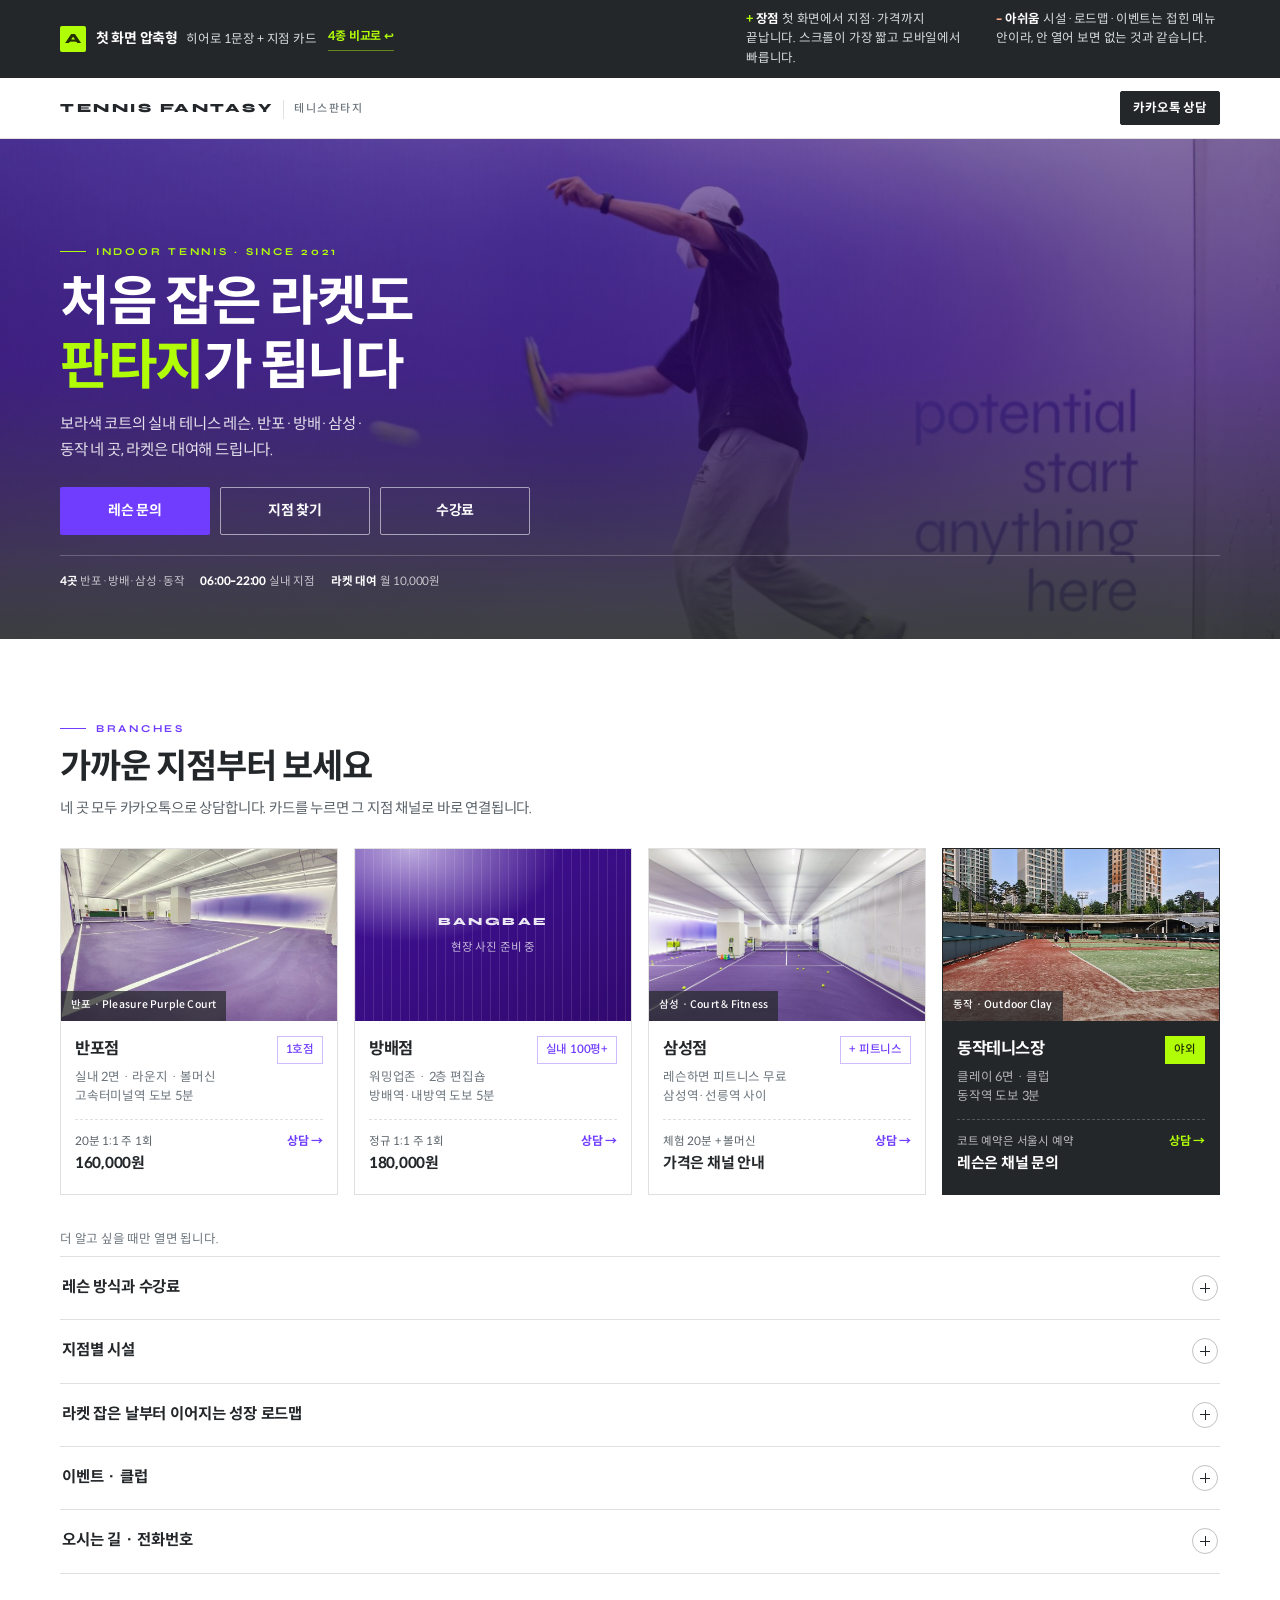
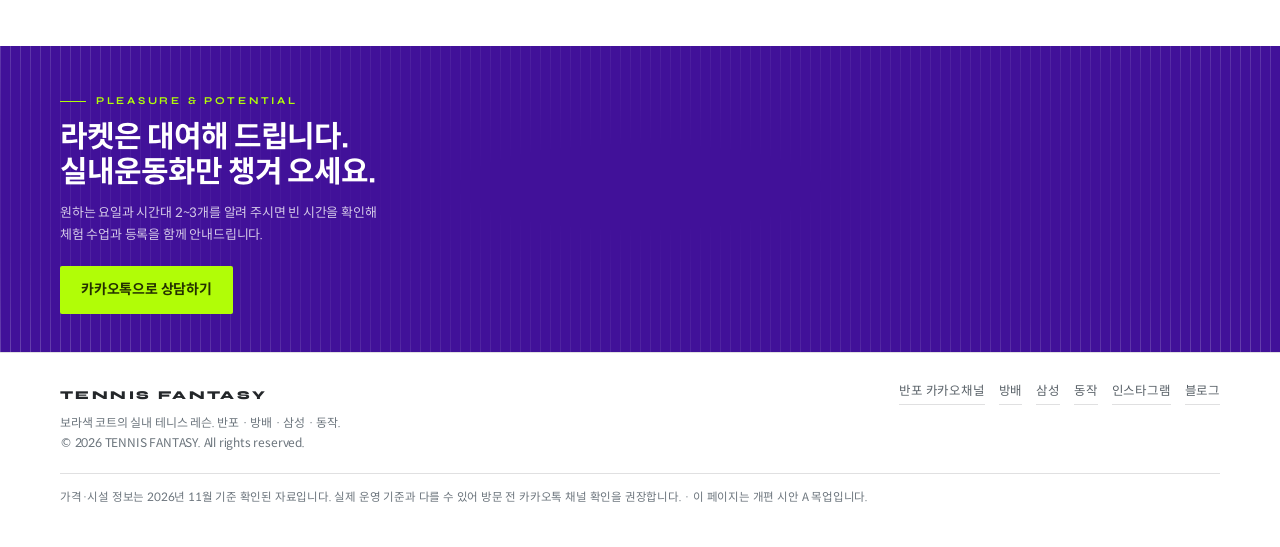
<file: mockups/a/index.html>
<!DOCTYPE html>
<html lang="ko">
<head>
<meta charset="UTF-8" />
<meta name="viewport" content="width=device-width, initial-scale=1" />
<title>시안 A · 첫 화면 압축 — 테니스판타지 홈페이지 개편</title>
<meta name="description" content="테니스판타지 홈페이지 개편 시안 A. 히어로 한 문장 + 버튼 3개, 바로 아래 지점 카드. 상세 설명은 접기." />
<link rel="icon" href="../assets/brand/favicon.svg" type="image/svg+xml" />
<link rel="stylesheet" href="../assets/base.css" />
<style>
/* ================= 시안 A — 첫 화면 압축 ================= */
.heroA{position:relative;overflow:hidden;background:var(--dark);color:#fff;isolation:isolate}
.heroA__bg{position:absolute;inset:0;z-index:-2}
.heroA__bg img{width:100%;height:100%;object-fit:cover;object-position:50% 42%}
.heroA__bg::after{
  content:"";position:absolute;inset:0;
  background:linear-gradient(180deg,rgba(49,9,111,.55) 0%,rgba(49,9,111,.72) 46%,rgba(36,39,42,.88) 100%);
}
.heroA__in{padding:30px 0 32px;display:flex;flex-direction:column;justify-content:flex-end;min-height:min(66vh,540px)}
.heroA .eyebrow{color:var(--neon)}
.heroA h1{font-size:clamp(30px,8.4vw,54px);margin-top:12px;letter-spacing:-.045em}
.heroA h1 em{font-style:normal;color:var(--neon)}
.heroA__lead{margin-top:12px;font-size:14px;line-height:1.7;color:rgba(255,255,255,.86);max-width:34ch}
.heroA__btns{display:grid;grid-template-columns:repeat(3,1fr);gap:8px;margin-top:22px}
.heroA__btns .btn{padding:0 8px;font-size:13px;gap:4px}
.heroA__facts{display:flex;flex-wrap:wrap;gap:6px 16px;margin-top:20px;padding-top:16px;border-top:1px solid var(--wline);font-size:11.5px;color:rgba(255,255,255,.72)}
.heroA__facts b{color:#fff;font-weight:700}

/* 지점 카드 */
.branchA .sec-head{display:flex;align-items:flex-end;justify-content:space-between;gap:14px}
.branchA .sec-head p{margin-top:8px}
.bcards{display:grid;gap:14px}
.bcard{position:relative;border:1px solid var(--line);background:#fff;transition:border-color .2s,box-shadow .2s}
.bcard:hover{border-color:rgba(112,61,255,.5);box-shadow:var(--shadow)}
.bcard__shot{aspect-ratio:16/10}
.bcard__shot .shot__cap{font-size:10.5px}
.bcard__body{padding:14px 15px 16px}
.bcard__top{display:flex;align-items:center;gap:8px;justify-content:space-between}
.bcard__top h3{font-size:17px;letter-spacing:-.03em}
.bcard__desc{margin-top:4px;font-size:12.5px;color:var(--gray-text);line-height:1.55}
.bcard__meta{display:flex;align-items:baseline;justify-content:space-between;gap:10px;margin-top:12px;padding-top:11px;border-top:1px dashed var(--line)}
.bcard__price{font-size:11.5px;color:var(--muted)}
.bcard__price b{display:block;font-size:15px;color:var(--ink);letter-spacing:-.02em}
.bcard__go{font-size:12px;font-weight:700;color:var(--purple);white-space:nowrap}
.bcard__go::after{content:" →";font-family:var(--latin)}
.bcard__link{position:absolute;inset:0;z-index:2}
.bcard__link span{position:absolute;width:1px;height:1px;overflow:hidden;clip:rect(0 0 0 0)}
.bcard.is-dark{background:var(--ink);border-color:var(--ink);color:#fff}
.bcard.is-dark .bcard__desc{color:rgba(255,255,255,.66)}
.bcard.is-dark .bcard__meta{border-top-color:rgba(255,255,255,.22)}
.bcard.is-dark .bcard__price{color:rgba(255,255,255,.7)}
.bcard.is-dark .bcard__price b{color:#fff}
.bcard.is-dark .bcard__go{color:var(--neon)}
.bcard.is-dark .tag--neon{background:var(--neon);color:#243000;border-color:var(--neon)}

/* 접기 구역 */
.acc-wrap{margin-top:34px}
.acc__lead{font-size:12.5px;color:var(--gray-text);margin-bottom:6px}
.acc .inside{padding-top:4px}
.mini-grid{display:grid;gap:10px}
.mini{border:1px solid var(--line);padding:14px}
.mini b{display:block;font-size:14px}
.mini p{margin-top:5px;font-size:12.5px;color:var(--gray-text);line-height:1.65}
.price-mini{display:flex;flex-wrap:wrap;gap:8px 18px;margin-top:14px;font-size:13px}
.price-mini span{display:flex;align-items:baseline;gap:6px;color:var(--muted);font-size:12px}
.price-mini b{font-size:14.5px;color:var(--ink)}
.steps{margin-top:4px;display:grid;gap:10px}
.steps li{display:grid;grid-template-columns:32px 1fr;gap:10px;align-items:start;font-size:13px;line-height:1.65}
.steps .n{font-family:var(--latin);font-size:11px;font-weight:800;color:var(--purple);padding-top:3px}
.steps b{display:block;font-size:13.5px}
.steps span{color:var(--gray-text);font-size:12.5px}

/* CTA */
.ctaA{position:relative;overflow:hidden;background:var(--deep);color:#fff;padding:38px 0}
.ctaA h2{font-size:clamp(21px,5.6vw,30px);margin-top:10px}
.ctaA p{margin-top:10px;font-size:13px;color:rgba(255,255,255,.78);max-width:40ch}
.ctaA .btn{margin-top:20px}

@media(min-width:700px){
  .bcards{grid-template-columns:1fr 1fr;gap:16px}
  .mini-grid{grid-template-columns:1fr 1fr}
  .heroA__in{padding:56px 0 48px;min-height:520px}
  .heroA__btns{display:flex;gap:10px}
  .heroA__btns .btn{min-width:150px;padding:0 20px;font-size:14px}
  .heroA__lead{font-size:15.5px}
  .section{padding:72px 0}
}
@media(min-width:1020px){
  .bcards{grid-template-columns:repeat(4,1fr)}
  .bcard__body{padding:15px 14px 17px}
  .bcard__top h3{font-size:16.5px}
  .heroA__in{min-height:500px}
}
</style>
</head>
<body>

<div class="mockbar">
  <div class="mockbar__in">
    <div class="mockbar__top">
      <div class="mockbar__id">
        <span class="mockbar__letter">A</span>
        <span class="mockbar__title">첫 화면 압축형 <em>히어로 1문장 + 지점 카드</em></span>
      </div>
      <a class="mockbar__back" href="../index.html">4종 비교로 ↩</a>
    </div>
    <div class="mockbar__notes">
      <span class="good"><b>장점</b> 첫 화면에서 지점·가격까지 끝납니다. 스크롤이 가장 짧고 모바일에서 빠릅니다.</span>
      <span class="bad"><b>아쉬움</b> 시설·로드맵·이벤트는 접힌 메뉴 안이라, 안 열어 보면 없는 것과 같습니다.</span>
    </div>
  </div>
</div>

<header class="sitehead">
  <div class="sitehead__in">
    <a class="brand" href="#top" aria-label="테니스판타지 홈">
      <span class="brand__en">TENNIS FANTASY</span>
      <span class="brand__kr">테니스판타지</span>
    </a>
    <div class="headact">
      <a class="is-solid" href="https://pf.kakao.com/_xhumzs" target="_blank" rel="noopener">카카오톡 상담</a>
    </div>
  </div>
</header>

<main id="top">

  <!-- ============ 히어로: 한 문장 + 버튼 3개 ============ -->
  <section class="heroA">
    <div class="heroA__bg"><img src="../assets/images/hero.jpg" alt="테니스판타지 보라색 실내 코트" fetchpriority="high" /></div>
    <div class="heroA__in wrap">
      <span class="eyebrow">Indoor Tennis · Since 2021</span>
      <h1>처음 잡은 라켓도<br /><em>판타지</em>가 됩니다</h1>
      <p class="heroA__lead">보라색 코트의 실내 테니스 레슨. 반포·방배·삼성·동작 네 곳, 라켓은 대여해 드립니다.</p>
      <div class="heroA__btns">
        <a class="btn btn--primary" href="https://pf.kakao.com/_xhumzs" target="_blank" rel="noopener">레슨 문의</a>
        <a class="btn btn--ghost" href="#branches">지점 찾기</a>
        <a class="btn btn--ghost" href="https://ouy2006.github.io/tf-calc/" target="_blank" rel="noopener">수강료</a>
      </div>
      <ul class="heroA__facts">
        <li><b>4곳</b> 반포·방배·삼성·동작</li>
        <li><b>06:00–22:00</b> 실내 지점</li>
        <li><b>라켓 대여</b> 월 10,000원</li>
      </ul>
    </div>
  </section>

  <!-- ============ 지점 카드 4개 ============ -->
  <section class="section branchA" id="branches">
    <div class="wrap">
      <div class="sec-head">
        <div>
          <span class="eyebrow">Branches</span>
          <h2>가까운 지점부터 보세요</h2>
          <p>네 곳 모두 카카오톡으로 상담합니다. 카드를 누르면 그 지점 채널로 바로 연결됩니다.</p>
        </div>
      </div>

      <div class="bcards">
        <article class="bcard">
          <div class="shot bcard__shot">
            <img src="../assets/images/banpo-court-wide.jpg" alt="반포점 보라색 코트 전경" loading="lazy" />
            <span class="shot__cap">반포 · Pleasure Purple Court</span>
          </div>
          <div class="bcard__body">
            <div class="bcard__top"><h3>반포점</h3><span class="tag">1호점</span></div>
            <p class="bcard__desc">실내 2면 · 라운지 · 볼머신<br />고속터미널역 도보 5분</p>
            <div class="bcard__meta">
              <p class="bcard__price">20분 1:1 주 1회<b>160,000원</b></p>
              <span class="bcard__go">상담</span>
            </div>
          </div>
          <a class="bcard__link" href="https://pf.kakao.com/_xhumzs" target="_blank" rel="noopener"><span>반포점 카카오톡 상담</span></a>
        </article>

        <article class="bcard">
          <div class="ph bcard__shot">
            <div class="ph__in"><b>BANGBAE</b><span>현장 사진 준비 중</span></div>
          </div>
          <div class="bcard__body">
            <div class="bcard__top"><h3>방배점</h3><span class="tag">실내 100평+</span></div>
            <p class="bcard__desc">워밍업존 · 2층 편집숍<br />방배역·내방역 도보 5분</p>
            <div class="bcard__meta">
              <p class="bcard__price">정규 1:1 주 1회<b>180,000원</b></p>
              <span class="bcard__go">상담</span>
            </div>
          </div>
          <a class="bcard__link" href="https://pf.kakao.com/_TYdxfb" target="_blank" rel="noopener"><span>방배점 카카오톡 상담</span></a>
        </article>

        <article class="bcard">
          <div class="shot bcard__shot">
            <img src="../assets/images/samsung-court.jpg" alt="삼성점 보라색 실내 코트" loading="lazy" />
            <span class="shot__cap">삼성 · Court &amp; Fitness</span>
          </div>
          <div class="bcard__body">
            <div class="bcard__top"><h3>삼성점</h3><span class="tag">+ 피트니스</span></div>
            <p class="bcard__desc">레슨하면 피트니스 무료<br />삼성역·선릉역 사이</p>
            <div class="bcard__meta">
              <p class="bcard__price">체험 20분 + 볼머신<b>가격은 채널 안내</b></p>
              <span class="bcard__go">상담</span>
            </div>
          </div>
          <a class="bcard__link" href="https://pf.kakao.com/_XelyG" target="_blank" rel="noopener"><span>삼성점 카카오톡 상담</span></a>
        </article>

        <article class="bcard is-dark">
          <div class="shot bcard__shot">
            <img src="../assets/images/outdoor-clay2.jpg" alt="야외 클레이 코트" loading="lazy" />
            <span class="shot__cap">동작 · Outdoor Clay</span>
          </div>
          <div class="bcard__body">
            <div class="bcard__top"><h3>동작테니스장</h3><span class="tag tag--neon">야외</span></div>
            <p class="bcard__desc">클레이 6면 · 클럽<br />동작역 도보 3분</p>
            <div class="bcard__meta">
              <p class="bcard__price">코트 예약은 서울시 예약<b>레슨은 채널 문의</b></p>
              <span class="bcard__go">상담</span>
            </div>
          </div>
          <a class="bcard__link" href="https://pf.kakao.com/_jxkxaxhn" target="_blank" rel="noopener"><span>동작테니스장 카카오톡 상담</span></a>
        </article>
      </div>

      <!-- ============ 접기: 상세 설명 / 로드맵 / 이벤트 ============ -->
      <div class="acc-wrap">
        <p class="acc__lead">더 알고 싶을 때만 열면 됩니다.</p>
        <div class="acc">

          <details>
            <summary>레슨 방식과 수강료 <span class="plus" aria-hidden="true"></span></summary>
            <div class="acc__body inside">
              <div class="mini-grid">
                <div class="mini">
                  <b>정규레슨 · 요일 고정</b>
                  <p>매주 같은 요일·시간. 한 달 단위 등록, 1:1 / 1:2 · 주 1·2·3회. 2개월·3개월 등록 시 지점별 할인.</p>
                </div>
                <div class="mini">
                  <b>쿠폰레슨 · 수시 예약</b>
                  <p>원하는 날 카카오톡으로 예약. 1·5·10회권, 악천후·공휴일은 차감 없음.</p>
                </div>
              </div>
              <div class="price-mini">
                <span>반포 20분 1:1 주 1회 <b>160,000원</b></span>
                <span>반포 30분 1:1 주 1회 <b>240,000원</b></span>
                <span>반포 쿠폰 20분 1회 <b>45,000원</b></span>
                <span>방배 정규 1:1 주 1회 <b>180,000원</b></span>
                <span>코트 대여 1시간 <b>30,000원</b></span>
              </div>
              <p style="margin-top:12px;font-size:12px;color:var(--gray-text)">삼성·동작은 프로그램과 가격이 달라 채널로 안내합니다. 표 전체는 수강료 계산기와 현재 홈페이지에서 볼 수 있습니다.</p>
              <a class="btn btn--dark btn--sm" href="https://ouy2006.github.io/tf-calc/" target="_blank" rel="noopener" style="margin-top:14px">수강료 계산기 <span class="btn__arrow" aria-hidden="true">→</span></a>
            </div>
          </details>

          <details>
            <summary>지점별 시설 <span class="plus" aria-hidden="true"></span></summary>
            <div class="acc__body inside">
              <div class="mini-grid">
                <div class="mini"><b>반포점</b><p>실내 코트 2면 · 볼머신 · 스크린 테니스 타깃 · 라운지 &amp; 무료 커피 · 남녀 샤워실 · 라켓 월 · 건물 앞 주차(만차 시 공영 1시간 지원)</p></div>
                <div class="mini"><b>방배점</b><p>100평 이상 실내 코트(지하1~지상2층) · 워밍업존+테라스 · 볼머신실 · 2층 테니스 편집숍 · 락커·샤워실 · 주차 1시간 지원</p></div>
                <div class="mini"><b>삼성점</b><p>실내 코트 · 버핏그라운드 피트니스 무료 · 필라테스·패시브 스트레칭 같은 건물 · 주차 2시간 무료 · 실내운동화 지참</p></div>
                <div class="mini"><b>동작테니스장</b><p>야외 클레이 6면 · 야간 조명 3면 · 탈의실·샤워실 · 주차 147면(5분당 100원) · 코트 예약은 서울시 공공예약</p></div>
              </div>
            </div>
          </details>

          <details>
            <summary>라켓 잡은 날부터 이어지는 성장 로드맵 <span class="plus" aria-hidden="true"></span></summary>
            <div class="acc__body inside">
              <ol class="steps">
                <li><span class="n">01</span><div><b>레슨 — 기본기 다지기</b><span>레벨 D·C · 1시간은 웜업 15~20분 + 레슨 20~30분 + 셀프 볼머신.</span></div></li>
                <li><span class="n">02</span><div><b>테생이 머리올려</b><span>레벨 B2 이하 · 야외 풀코트 3시간, 룰·매너 배우고 그날 복식 경기. 참가비 30,000원.</span></div></li>
                <li><span class="n">03</span><div><b>수준별 클럽</b><span>목·금·일 야외 코트 · 정원 16명 · 신청 화요일 10시.</span></div></li>
              </ol>
            </div>
          </details>

          <details>
            <summary>이벤트 · 클럽 <span class="plus" aria-hidden="true"></span></summary>
            <div class="acc__body inside">
              <div class="mini-grid">
                <div class="mini"><b>테생이 머리올려</b><p>57기까지 진행 · 테판 성인회원 레벨 B2 이하 · 참가비 30,000원 선착순.</p></div>
                <div class="mini"><b>주말 클럽</b><p>목 08–11시 반포 7·8번 / 금 19–22시 반포 5·6번 / 일 15–18시 동작 5·6번.</p></div>
                <div class="mini"><b>키즈테니스 대회</b><p>2025년 8월 반포점 · 참가비 30,000원.</p></div>
                <div class="mini"><b>어르신 스포츠상품권</b><p>65세 이상 기초연금 수급자 · 최대 15만원 · 지점 채널 문의.</p></div>
              </div>
            </div>
          </details>

          <details>
            <summary>오시는 길 · 전화번호 <span class="plus" aria-hidden="true"></span></summary>
            <div class="acc__body inside">
              <div class="mini-grid">
                <div class="mini"><b>반포점 · 0507-1377-1821</b><p>서울 서초구 고무래로10길 17 동호빌딩 지하 2층 · 3·7·9호선 고속터미널역 도보 5분</p></div>
                <div class="mini"><b>방배점 · 0507-1327-1821</b><p>서울 서초구 방배로 118 · 2호선 방배역·7호선 내방역 도보 5분</p></div>
                <div class="mini"><b>삼성점 · 0507-1419-5420</b><p>서울 강남구 삼성로 512 삼성동빌딩 지하 1층 · 삼성역·선릉역 사이</p></div>
                <div class="mini"><b>동작테니스장 · 레슨 010-8773-9172</b><p>서울 동작구 현충로 220 동작주차공원 내 · 4·9호선 동작역 도보 3분 · 시설 010-2474-2461</p></div>
              </div>
            </div>
          </details>

        </div>
      </div>
    </div>
  </section>

  <!-- ============ CTA ============ -->
  <section class="ctaA">
    <div class="field" aria-hidden="true"></div>
    <div class="wrap" style="position:relative">
      <span class="eyebrow" style="color:var(--neon)">Pleasure &amp; Potential</span>
      <h2>라켓은 대여해 드립니다.<br />실내운동화만 챙겨 오세요.</h2>
      <p>원하는 요일과 시간대 2~3개를 알려 주시면 빈 시간을 확인해 체험 수업과 등록을 함께 안내드립니다.</p>
      <a class="btn btn--neon" href="https://pf.kakao.com/_xhumzs" target="_blank" rel="noopener">카카오톡으로 상담하기</a>
    </div>
  </section>
</main>

<footer class="sitefoot">
  <div class="wrap">
    <div class="sitefoot__top">
      <div class="sitefoot__brand">
        <b>TENNIS FANTASY</b>
        <p>보라색 코트의 실내 테니스 레슨. 반포 · 방배 · 삼성 · 동작.<br />© 2026 TENNIS FANTASY. All rights reserved.</p>
      </div>
      <nav class="sitefoot__links" aria-label="채널">
        <a href="https://pf.kakao.com/_xhumzs" target="_blank" rel="noopener">반포 카카오채널</a>
        <a href="https://pf.kakao.com/_TYdxfb" target="_blank" rel="noopener">방배</a>
        <a href="https://pf.kakao.com/_XelyG" target="_blank" rel="noopener">삼성</a>
        <a href="https://pf.kakao.com/_jxkxaxhn" target="_blank" rel="noopener">동작</a>
        <a href="https://www.instagram.com/tennis_fantasy/" target="_blank" rel="noopener">인스타그램</a>
        <a href="https://blog.naver.com/erachacha2021" target="_blank" rel="noopener">블로그</a>
      </nav>
    </div>
    <p class="sitefoot__note">가격·시설 정보는 2026년 11월 기준 확인된 자료입니다. 실제 운영 기준과 다를 수 있어 방문 전 카카오톡 채널 확인을 권장합니다. · 이 페이지는 개편 시안 A 목업입니다.</p>
  </div>
</footer>

</body>
</html>
</file>
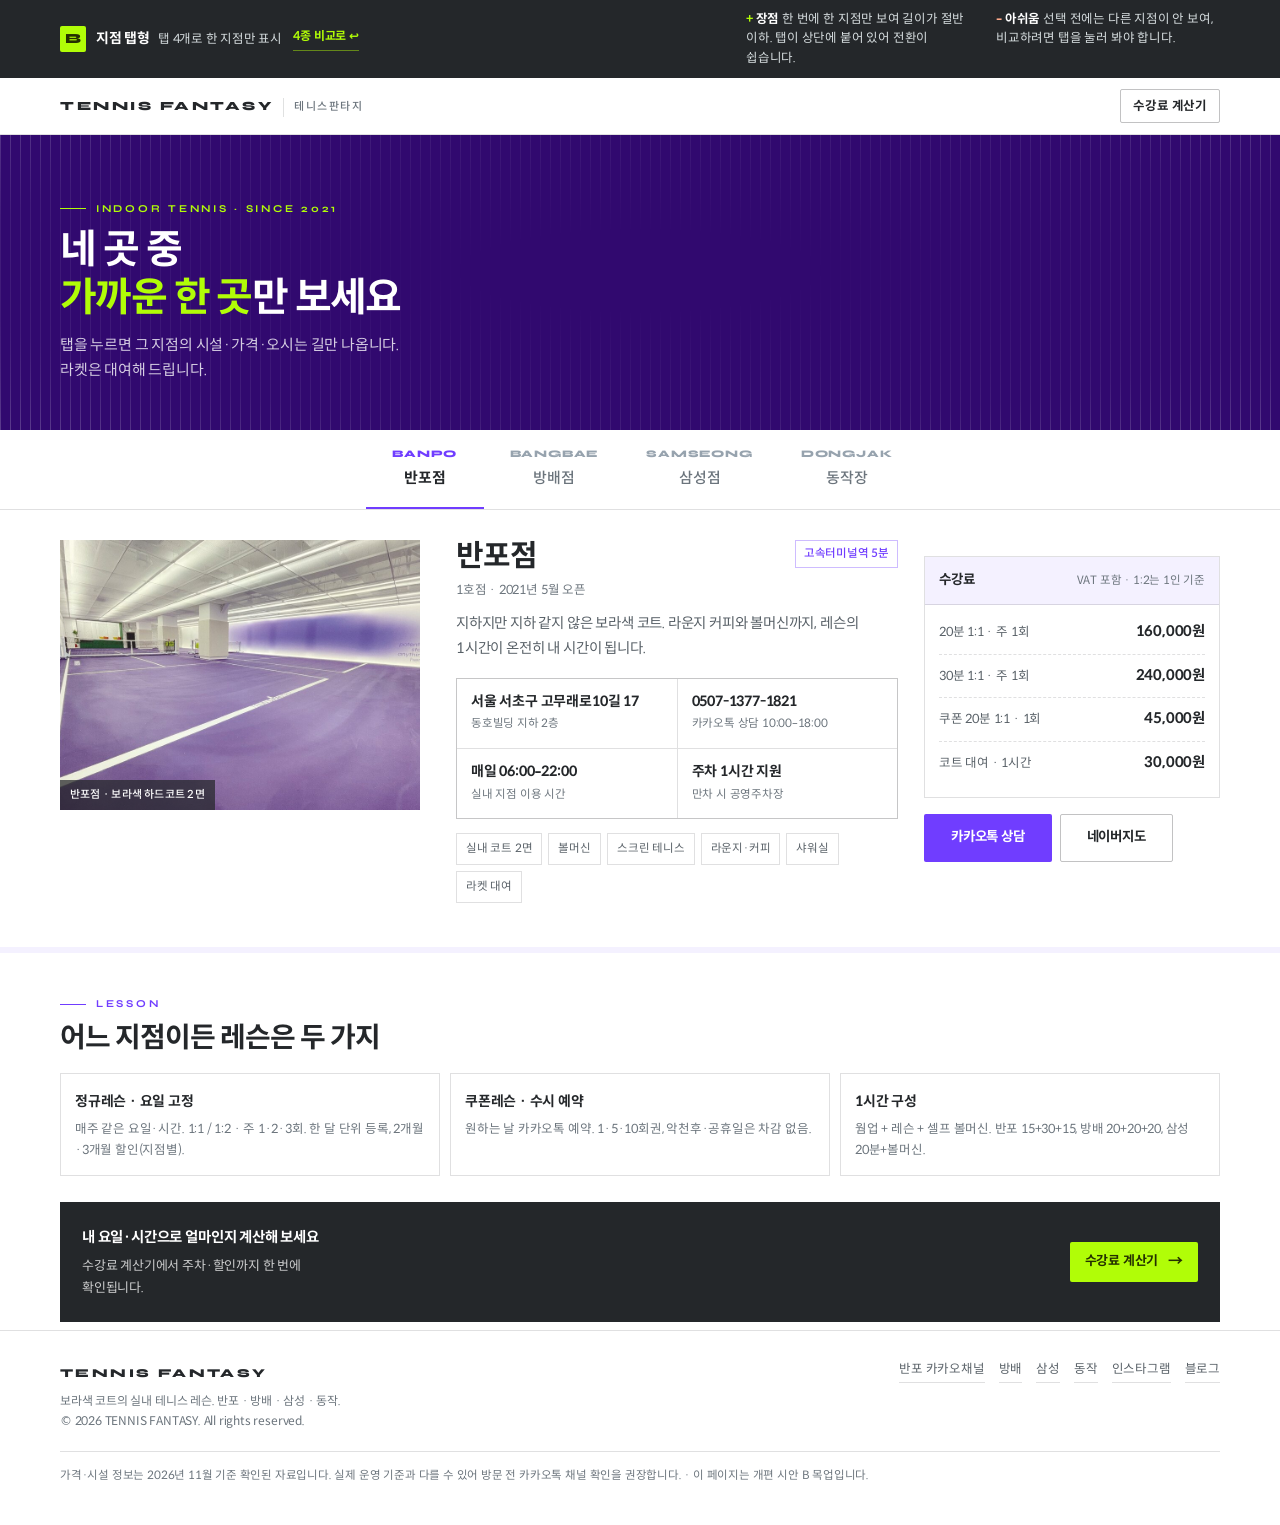
<file: mockups/b/index.html>
<!DOCTYPE html>
<html lang="ko">
<head>
<meta charset="UTF-8" />
<meta name="viewport" content="width=device-width, initial-scale=1" />
<title>시안 B · 지점 탭형 — 테니스판타지 홈페이지 개편</title>
<meta name="description" content="테니스판타지 홈페이지 개편 시안 B. 상단 고정 탭 4개로 지점을 고르면 그 지점 정보만 보입니다." />
<link rel="icon" href="../assets/brand/favicon.svg" type="image/svg+xml" />
<link rel="stylesheet" href="../assets/base.css" />
<style>
/* ================= 시안 B — 지점 탭형 ================= */
.headB{border-bottom:1px solid var(--line);background:#fff}
.headB .sitehead__in{height:56px}
.heroB{background:var(--dark);color:#fff;position:relative;overflow:hidden;padding:26px 0 24px}
.heroB .eyebrow{color:var(--neon)}
.heroB h1{font-size:clamp(25px,7vw,40px);margin-top:10px;letter-spacing:-.04em}
.heroB h1 em{font-style:normal;color:var(--neon)}
.heroB p{margin-top:10px;font-size:13.5px;color:rgba(255,255,255,.8);line-height:1.7;max-width:40ch}

/* 탭 바 */
.tabbar{position:sticky;top:0;z-index:40;background:rgba(255,255,255,.97);border-bottom:1px solid var(--line);
  -webkit-backdrop-filter:blur(12px);backdrop-filter:blur(12px)}
.tabbar__in{display:flex;width:min(100% - 24px,var(--max));margin-inline:auto;gap:4px;overflow-x:auto;scrollbar-width:none}
.tabbar__in::-webkit-scrollbar{display:none}
.tabbar button{
  position:relative;flex:1 1 0;min-width:0;padding:11px 4px 10px;text-align:center;
  font-size:13px;font-weight:500;color:var(--gray-text);border-bottom:2px solid transparent;transition:.2s;
}
.tabbar button b{display:block;font-family:var(--latin);font-size:8.5px;font-weight:800;letter-spacing:.08em;color:var(--gray);text-transform:uppercase;margin-bottom:3px;white-space:nowrap}
.tabbar button[aria-selected="true"]{color:var(--ink);font-weight:700;border-bottom-color:var(--purple)}
.tabbar button[aria-selected="true"] b{color:var(--purple)}

/* 지점 패널 */
.panelB{padding:0 0 34px}
.panelB__shot{aspect-ratio:16/10;position:relative}
.panelB__shot .shot__cap{font-size:11px}
.panelB__head{padding:18px 0 0;display:flex;align-items:flex-start;justify-content:space-between;gap:10px}
.panelB__head h2{font-size:clamp(22px,5.8vw,30px)}
.panelB__head .sub{margin-top:4px;font-size:12.5px;color:var(--gray-text)}
.panelB__lead{margin-top:10px;font-size:14px;color:var(--muted);line-height:1.75}
.panelB .facts{margin-top:16px}
.chips{display:flex;flex-wrap:wrap;gap:6px;margin-top:14px}
.chips span{border:1px solid var(--line);padding:5px 9px;font-size:11.5px;color:var(--muted);background:#fff}

.pricebox{margin-top:16px;border:1px solid var(--line);background:#fff}
.pricebox__head{display:flex;align-items:center;justify-content:space-between;gap:10px;padding:12px 14px;border-bottom:1px solid var(--line);background:var(--tint)}
.pricebox__head b{font-size:13.5px}
.pricebox__head span{font-size:11.5px;color:var(--gray-text)}
.pricebox__rows{padding:6px 14px 12px}
.pricebox__rows div{display:flex;align-items:baseline;justify-content:space-between;gap:12px;padding:9px 0;border-bottom:1px dashed var(--line);font-size:12.5px;color:var(--muted)}
.pricebox__rows div:last-child{border-bottom:0}
.pricebox__rows b{font-size:14.5px;color:var(--ink);white-space:nowrap}
.panelB__acts{display:grid;grid-template-columns:1fr 1fr;gap:8px;margin-top:16px}
.panelB__acts .btn{font-size:13.5px}

/* 공통 안내 */
.commonB{border-top:6px solid var(--tint);padding:34px 0 8px}
.commonB h2{font-size:clamp(20px,5.2vw,28px);margin-top:8px}
.commonB__grid{display:grid;gap:10px;margin-top:18px}
.commonB__grid .mini{border:1px solid var(--line);padding:14px;background:#fff}
.commonB__grid b{font-size:14px}
.commonB__grid p{margin-top:5px;font-size:12.5px;color:var(--gray-text);line-height:1.65}
.ctaBand{margin:26px 0 0;padding:22px;background:var(--ink);color:#fff;display:flex;flex-wrap:wrap;align-items:center;justify-content:space-between;gap:14px}
.ctaBand p{font-size:13px;color:rgba(255,255,255,.78);max-width:30ch}

@media(max-width:759px){
  .tabbar button b{display:none}
  .tabbar button{font-size:14px;padding:15px 4px 13px}
}
@media(min-width:760px){
  .tabbar__in{justify-content:center}
  .tabbar button{flex:0 0 auto;min-width:118px;font-size:15px;padding:16px 22px}
  .tabbar button b{font-size:10px}
  .commonB__grid{grid-template-columns:repeat(3,1fr)}
  .heroB{padding:56px 0 46px}
  .heroB p{font-size:15px}
  .panelB__acts{grid-template-columns:auto auto;justify-content:start}
  .panelB__acts .btn{padding:0 26px}
}
@media(min-width:900px){
  .panelB{display:grid;grid-template-columns:360px minmax(0,1fr);gap:36px;align-items:start;padding:30px 0 44px}
  .panelB__shot{aspect-ratio:4/3;margin:0}
  .panelB__body{display:grid;grid-template-columns:minmax(0,1fr) 296px;gap:26px;align-items:start}
  .panelB__head{padding-top:0}
  .panelB__lead{font-size:14.5px}
}
</style>
</head>
<body>

<div class="mockbar">
  <div class="mockbar__in">
    <div class="mockbar__top">
      <div class="mockbar__id">
        <span class="mockbar__letter">B</span>
        <span class="mockbar__title">지점 탭형 <em>탭 4개로 한 지점만 표시</em></span>
      </div>
      <a class="mockbar__back" href="../index.html">4종 비교로 ↩</a>
    </div>
    <div class="mockbar__notes">
      <span class="good"><b>장점</b> 한 번에 한 지점만 보여 길이가 절반 이하. 탭이 상단에 붙어 있어 전환이 쉽습니다.</span>
      <span class="bad"><b>아쉬움</b> 선택 전에는 다른 지점이 안 보여, 비교하려면 탭을 눌러 봐야 합니다.</span>
    </div>
  </div>
</div>

<header class="headB">
  <div class="sitehead__in">
    <a class="brand" href="#top" aria-label="테니스판타지 홈">
      <span class="brand__en">TENNIS FANTASY</span>
      <span class="brand__kr">테니스판타지</span>
    </a>
    <div class="headact">
      <a href="https://ouy2006.github.io/tf-calc/" target="_blank" rel="noopener">수강료 계산기</a>
    </div>
  </div>
</header>

<main id="top">

  <section class="heroB">
    <div class="field" aria-hidden="true"></div>
    <div class="wrap" style="position:relative">
      <span class="eyebrow">Indoor Tennis · Since 2021</span>
      <h1>네 곳 중<br /><em>가까운 한 곳</em>만 보세요</h1>
      <p>탭을 누르면 그 지점의 시설·가격·오시는 길만 나옵니다. 라켓은 대여해 드립니다.</p>
    </div>
  </section>

  <!-- ============ 상단 고정 탭 ============ -->
  <div class="tabbar">
    <div class="tabbar__in" role="tablist" aria-label="지점 선택">
      <button role="tab" id="tb-banpo" aria-controls="pn-banpo" aria-selected="true"><b>Banpo</b>반포점</button>
      <button role="tab" id="tb-bangbae" aria-controls="pn-bangbae" aria-selected="false"><b>Bangbae</b>방배점</button>
      <button role="tab" id="tb-samseong" aria-controls="pn-samseong" aria-selected="false"><b>Samseong</b>삼성점</button>
      <button role="tab" id="tb-dongjak" aria-controls="pn-dongjak" aria-selected="false"><b>Dongjak</b>동작장</button>
    </div>
  </div>

  <!-- ============ 반포 ============ -->
  <section class="panelB wrap" id="pn-banpo" role="tabpanel" aria-labelledby="tb-banpo" tabindex="0">
    <div class="panelB__shot shot">
      <img src="../assets/images/banpo-court-wide.jpg" alt="반포점 보라색 실내 코트 전경" />
      <span class="shot__cap">반포점 · 보라색 하드코트 2면</span>
    </div>
    <div class="panelB__body">
      <div>
        <div class="panelB__head">
          <div><h2>반포점</h2><p class="sub">1호점 · 2021년 5월 오픈</p></div>
          <span class="tag">고속터미널역 5분</span>
        </div>
        <p class="panelB__lead">지하지만 지하 같지 않은 보라색 코트. 라운지 커피와 볼머신까지, 레슨의 1시간이 온전히 내 시간이 됩니다.</p>
        <div class="facts">
          <div><b>서울 서초구 고무래로10길 17</b><span>동호빌딩 지하 2층</span></div>
          <div><b>0507-1377-1821</b><span>카카오톡 상담 10:00–18:00</span></div>
          <div><b>매일 06:00–22:00</b><span>실내 지점 이용 시간</span></div>
          <div><b>주차 1시간 지원</b><span>만차 시 공영주차장</span></div>
        </div>
        <div class="chips">
          <span>실내 코트 2면</span><span>볼머신</span><span>스크린 테니스</span><span>라운지·커피</span><span>샤워실</span><span>라켓 대여</span>
        </div>
      </div>
      <div>
        <div class="pricebox">
          <div class="pricebox__head"><b>수강료</b><span>VAT 포함 · 1:2는 1인 기준</span></div>
          <div class="pricebox__rows">
            <div>20분 1:1 · 주 1회<b>160,000원</b></div>
            <div>30분 1:1 · 주 1회<b>240,000원</b></div>
            <div>쿠폰 20분 1:1 · 1회<b>45,000원</b></div>
            <div>코트 대여 · 1시간<b>30,000원</b></div>
          </div>
        </div>
        <div class="panelB__acts">
          <a class="btn btn--primary" href="https://pf.kakao.com/_xhumzs" target="_blank" rel="noopener">카카오톡 상담</a>
          <a class="btn btn--line" href="https://map.naver.com/p/search/%ED%85%8C%EB%8B%88%EC%8A%A4%ED%8C%90%ED%83%80%EC%A7%80%20%EB%B0%98%ED%8F%AC%EC%A0%90" target="_blank" rel="noopener">네이버지도</a>
        </div>
      </div>
    </div>
  </section>

  <!-- ============ 방배 ============ -->
  <section class="panelB wrap" id="pn-bangbae" role="tabpanel" aria-labelledby="tb-bangbae" tabindex="0" hidden>
    <div class="panelB__shot ph">
      <div class="ph__in"><b>BANGBAE · INDOOR</b><span>현장 사진 준비 중 — 받으면 이 자리에</span></div>
    </div>
    <div class="panelB__body">
      <div>
        <div class="panelB__head">
          <div><h2>방배점</h2><p class="sub">지하1층 ~ 지상2층</p></div>
          <span class="tag">방배역·내방역 5분</span>
        </div>
        <p class="panelB__lead">100평이 넘는 실내 코트와 2층 테니스 편집숍. 운동하다 필요한 것을 그 자리에서 살 수 있는 지점입니다.</p>
        <div class="facts">
          <div><b>서울 서초구 방배로 118</b><span>방배역·내방역 도보 5분</span></div>
          <div><b>0507-1327-1821</b><span>카카오톡 상담 10:00–18:00</span></div>
          <div><b>매일 06:00–22:00</b><span>실내 지점 이용 시간</span></div>
          <div><b>주차 1시간 지원</b><span>초과 요금은 현장 확인</span></div>
        </div>
        <div class="chips">
          <span>100평+ 실내 코트</span><span>웜업존·테라스</span><span>볼머신실</span><span>편집숍</span><span>락커·샤워</span>
        </div>
      </div>
      <div>
        <div class="pricebox">
          <div class="pricebox__head"><b>수강료</b><span>평일·주말 통합 · 1개월 기준</span></div>
          <div class="pricebox__rows">
            <div>정규 1:1 · 주 1회<b>180,000원</b></div>
            <div>정규 2:1 · 주 1회 (1인)<b>140,000원</b></div>
            <div>2개월 등록 할인<b>5%</b></div>
            <div>3개월 등록 할인<b>10%</b></div>
          </div>
        </div>
        <div class="panelB__acts">
          <a class="btn btn--primary" href="https://pf.kakao.com/_TYdxfb" target="_blank" rel="noopener">카카오톡 상담</a>
          <a class="btn btn--line" href="https://map.naver.com/p/search/%ED%85%8C%EB%8B%88%EC%8A%A4%ED%8C%90%ED%83%80%EC%A7%80%20%EB%B0%A9%EB%B0%B0%EC%A0%90" target="_blank" rel="noopener">네이버지도</a>
        </div>
      </div>
    </div>
  </section>

  <!-- ============ 삼성 ============ -->
  <section class="panelB wrap" id="pn-samseong" role="tabpanel" aria-labelledby="tb-samseong" tabindex="0" hidden>
    <div class="panelB__shot shot">
      <img src="../assets/images/samsung-court.jpg" alt="삼성점 보라색 실내 코트" loading="lazy" />
      <span class="shot__cap">삼성점 · 코트 옆 라운지</span>
    </div>
    <div class="panelB__body">
      <div>
        <div class="panelB__head">
          <div><h2>삼성점</h2><p class="sub">버핏그라운드 삼성 B1</p></div>
          <span class="tag">삼성역·선릉역 사이</span>
        </div>
        <p class="panelB__lead">레슨 멤버십이면 피트니스를 횟수 제한 없이. 테니스·필라테스·스트레칭이 한 건물에 있습니다.</p>
        <div class="facts">
          <div><b>서울 강남구 삼성로 512</b><span>삼성동빌딩 지하 1층</span></div>
          <div><b>0507-1419-5420</b><span>카카오톡 월~금 10:00–18:00</span></div>
          <div><b>레슨 = 피트니스 무료</b><span>샤워·락커·수건 구비</span></div>
          <div><b>주차 2시간 무료</b><span>초과 10분당 1,000원</span></div>
        </div>
        <div class="chips">
          <span>실내 코트</span><span>버핏그라운드 피트니스</span><span>필라테스</span><span>패시브 스트레칭</span><span>체험 20분+볼머신</span>
        </div>
      </div>
      <div>
        <div class="pricebox">
          <div class="pricebox__head"><b>수강료</b><span>프로그램이 달라 채널 안내</span></div>
          <div class="pricebox__rows">
            <div>체험 수업 구성<b>레슨 20분 + 볼머신</b></div>
            <div>레슨 멤버십<b>피트니스 무료</b></div>
            <div>변경·취소<b>24시간 전까지</b></div>
          </div>
        </div>
        <div class="panelB__acts">
          <a class="btn btn--primary" href="https://pf.kakao.com/_XelyG" target="_blank" rel="noopener">카카오톡 상담</a>
          <a class="btn btn--line" href="https://map.naver.com/p/search/%ED%85%8C%EB%8B%88%EC%8A%A4%ED%8C%90%ED%83%80%EC%A7%80%20%EC%82%BC%EC%84%B1%EC%A0%90" target="_blank" rel="noopener">네이버지도</a>
        </div>
      </div>
    </div>
  </section>

  <!-- ============ 동작 ============ -->
  <section class="panelB wrap" id="pn-dongjak" role="tabpanel" aria-labelledby="tb-dongjak" tabindex="0" hidden>
    <div class="panelB__shot shot">
      <img src="../assets/images/outdoor-clay2.jpg" alt="야외 클레이 코트" loading="lazy" />
      <span class="shot__cap">동작테니스장 · 야외 클레이</span>
    </div>
    <div class="panelB__body">
      <div>
        <div class="panelB__head">
          <div><h2>동작테니스장</h2><p class="sub">야외 클레이 6면 · 공공시설</p></div>
          <span class="tag">동작역 3분</span>
        </div>
        <p class="panelB__lead">국립현충원을 마주한 동작주차공원 안. 야간 조명 3면에서 클럽 경기가 열립니다.</p>
        <div class="facts">
          <div><b>서울 동작구 현충로 220</b><span>동작주차공원 내</span></div>
          <div><b>레슨 010-8773-9172</b><span>시설·코트 010-2474-2461</span></div>
          <div><b>매일 06:00–20:00</b><span>채팅 상담 09:00–18:00</span></div>
          <div><b>주차 147면</b><span>5분당 100원(유료)</span></div>
        </div>
        <div class="chips">
          <span>클레이 6면</span><span>야간 조명 3면</span><span>탈의실·샤워실</span><span>수준별 클럽</span>
        </div>
      </div>
      <div>
        <div class="pricebox">
          <div class="pricebox__head"><b>이용 안내</b><span>코트와 레슨 예약 창구가 다릅니다</span></div>
          <div class="pricebox__rows">
            <div>코트 대관<b>서울시 공공예약</b></div>
            <div>레슨 문의<b>카카오톡 채널</b></div>
            <div>운영 시간<b>06:00–20:00</b></div>
          </div>
        </div>
        <div class="panelB__acts">
          <a class="btn btn--primary" href="https://pf.kakao.com/_jxkxaxhn" target="_blank" rel="noopener">카카오톡 상담</a>
          <a class="btn btn--line" href="https://yeyak.seoul.go.kr" target="_blank" rel="noopener">코트 예약(서울시)</a>
        </div>
      </div>
    </div>
  </section>

  <!-- ============ 지점 공통 ============ -->
  <section class="commonB">
    <div class="wrap">
      <span class="eyebrow">Lesson</span>
      <h2>어느 지점이든 레슨은 두 가지</h2>
      <div class="commonB__grid">
        <div class="mini">
          <b>정규레슨 · 요일 고정</b>
          <p>매주 같은 요일·시간. 1:1 / 1:2 · 주 1·2·3회. 한 달 단위 등록, 2개월·3개월 할인(지점별).</p>
        </div>
        <div class="mini">
          <b>쿠폰레슨 · 수시 예약</b>
          <p>원하는 날 카카오톡 예약. 1·5·10회권, 악천후·공휴일은 차감 없음.</p>
        </div>
        <div class="mini">
          <b>1시간 구성</b>
          <p>웜업 + 레슨 + 셀프 볼머신. 반포 15+30+15, 방배 20+20+20, 삼성 20분+볼머신.</p>
        </div>
      </div>
      <div class="ctaBand">
        <div>
          <b style="font-size:14.5px">내 요일·시간으로 얼마인지 계산해 보세요</b>
          <p style="margin-top:4px">수강료 계산기에서 주차·할인까지 한 번에 확인됩니다.</p>
        </div>
        <a class="btn btn--neon btn--sm" href="https://ouy2006.github.io/tf-calc/" target="_blank" rel="noopener">수강료 계산기 <span class="btn__arrow" aria-hidden="true">→</span></a>
      </div>
    </div>
  </section>
</main>

<footer class="sitefoot">
  <div class="wrap">
    <div class="sitefoot__top">
      <div class="sitefoot__brand">
        <b>TENNIS FANTASY</b>
        <p>보라색 코트의 실내 테니스 레슨. 반포 · 방배 · 삼성 · 동작.<br />© 2026 TENNIS FANTASY. All rights reserved.</p>
      </div>
      <nav class="sitefoot__links" aria-label="채널">
        <a href="https://pf.kakao.com/_xhumzs" target="_blank" rel="noopener">반포 카카오채널</a>
        <a href="https://pf.kakao.com/_TYdxfb" target="_blank" rel="noopener">방배</a>
        <a href="https://pf.kakao.com/_XelyG" target="_blank" rel="noopener">삼성</a>
        <a href="https://pf.kakao.com/_jxkxaxhn" target="_blank" rel="noopener">동작</a>
        <a href="https://www.instagram.com/tennis_fantasy/" target="_blank" rel="noopener">인스타그램</a>
        <a href="https://blog.naver.com/erachacha2021" target="_blank" rel="noopener">블로그</a>
      </nav>
    </div>
    <p class="sitefoot__note">가격·시설 정보는 2026년 11월 기준 확인된 자료입니다. 실제 운영 기준과 다를 수 있어 방문 전 카카오톡 채널 확인을 권장합니다. · 이 페이지는 개편 시안 B 목업입니다.</p>
  </div>
</footer>

<script>
(function () {
  var tabs = Array.prototype.slice.call(document.querySelectorAll('[role="tab"]'));
  function select(tab) {
    tabs.forEach(function (t) {
      var on = t === tab;
      t.setAttribute("aria-selected", on ? "true" : "false");
      document.getElementById(t.getAttribute("aria-controls")).hidden = !on;
    });
    if (tab.id) {
      try { history.replaceState(null, "", "#" + tab.getAttribute("aria-controls").replace("pn-", "")); } catch (e) {}
    }
  }
  tabs.forEach(function (tab, i) {
    tab.addEventListener("click", function () { select(tab); });
    tab.addEventListener("keydown", function (e) {
      if (e.key !== "ArrowRight" && e.key !== "ArrowLeft") return;
      var next = tabs[(i + (e.key === "ArrowRight" ? 1 : tabs.length - 1)) % tabs.length];
      next.focus(); select(next);
    });
  });
  var h = (location.hash || "").replace("#", "");
  var map = { banpo: "tb-banpo", bangbae: "tb-bangbae", samseong: "tb-samseong", dongjak: "tb-dongjak" };
  if (map[h]) { var t = document.getElementById(map[h]); if (t) select(t); }
})();
</script>
</body>
</html>
</file>
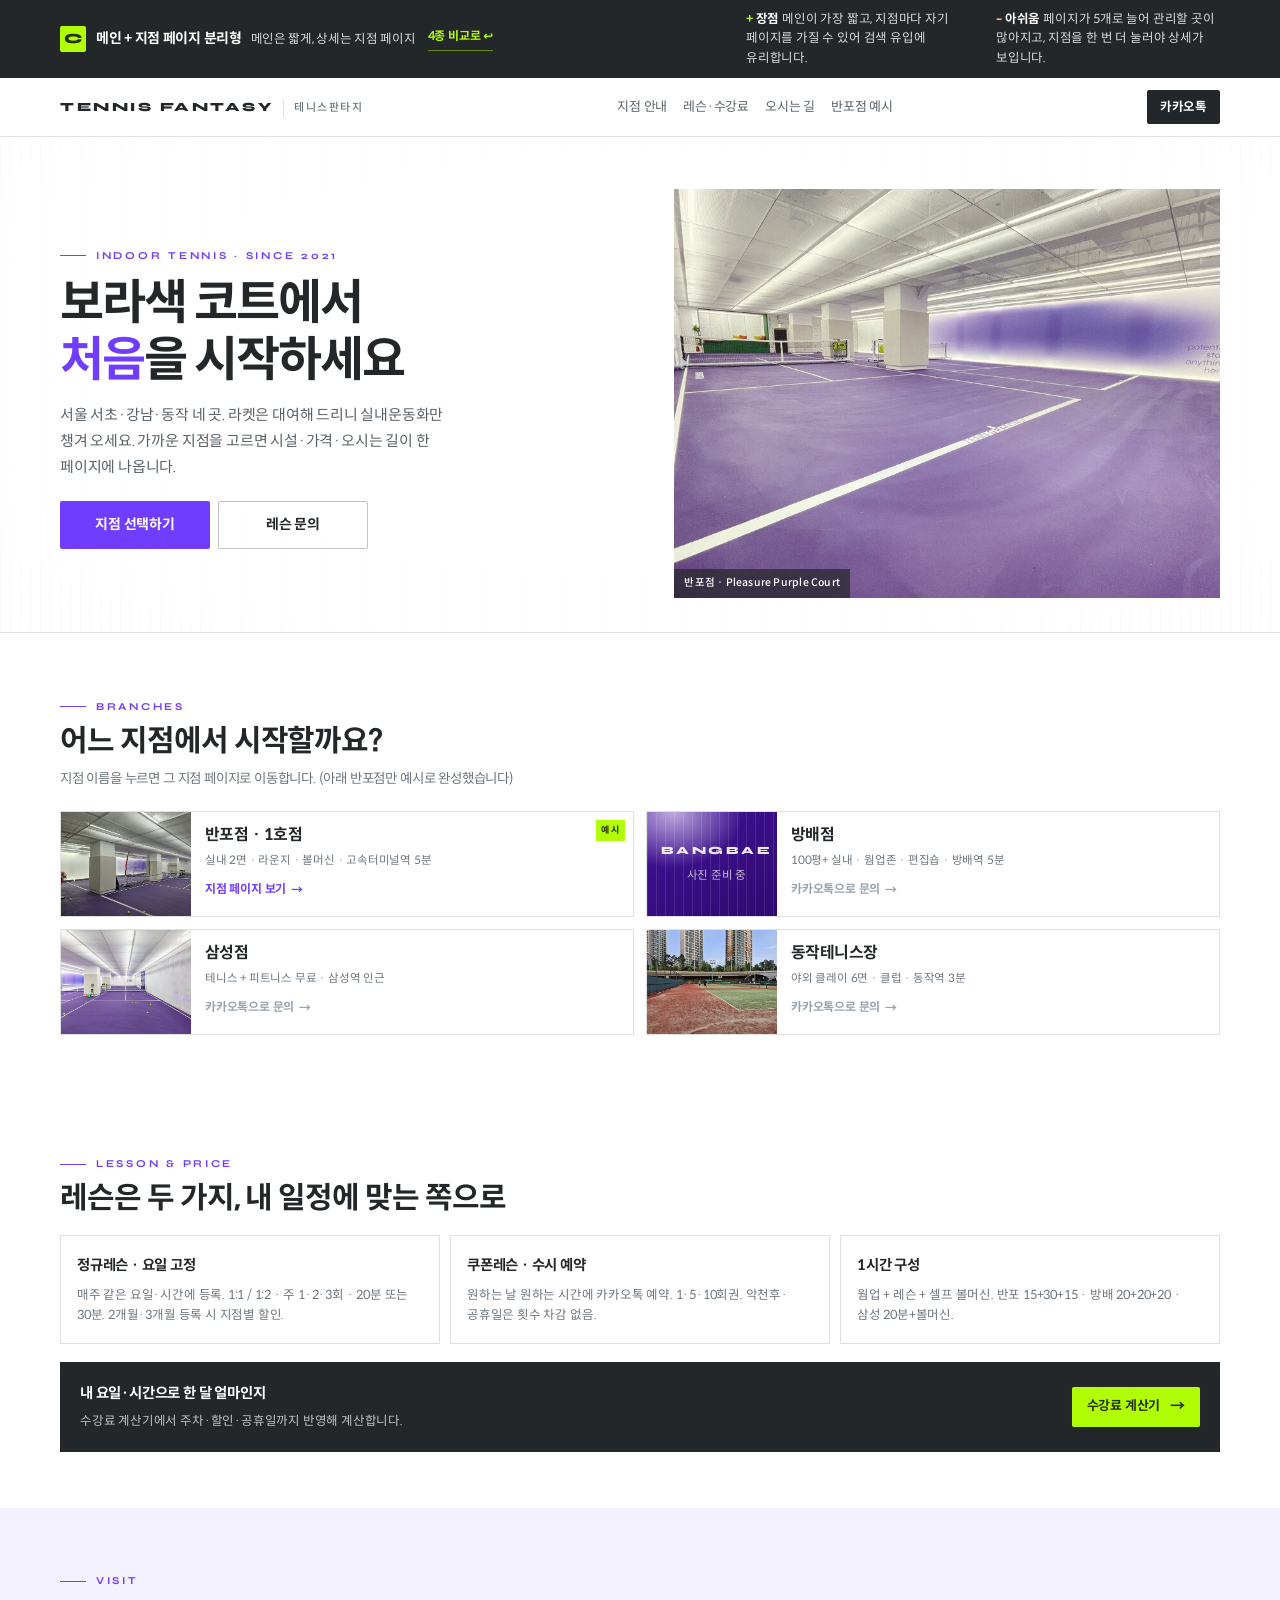
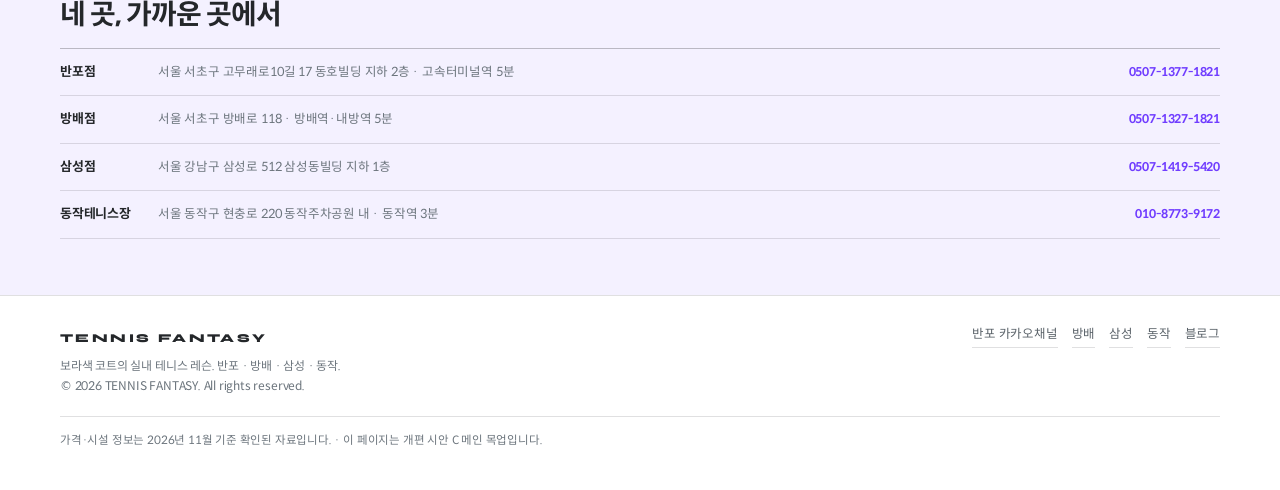
<file: mockups/c/index.html>
<!DOCTYPE html>
<html lang="ko">
<head>
<meta charset="UTF-8" />
<meta name="viewport" content="width=device-width, initial-scale=1" />
<title>시안 C · 메인 + 지점 페이지 — 테니스판타지 홈페이지 개편</title>
<meta name="description" content="테니스판타지 홈페이지 개편 시안 C. 짧은 메인에서 지점을 고르면 지점별 상세 페이지로 이동합니다." />
<link rel="icon" href="../assets/brand/favicon.svg" type="image/svg+xml" />
<link rel="stylesheet" href="../assets/base.css" />
<style>
/* ================= 시안 C — 메인 + 지점 페이지 분리 ================= */
.headC .sitehead__in{height:58px}
.headC nav{display:flex;gap:16px;font-size:13px;color:var(--muted)}
.headC nav a:hover{color:var(--ink)}
.headC nav{display:none}
.heroC{position:relative;overflow:hidden;border-bottom:1px solid var(--line)}
.heroC__in{padding:30px 0 26px;position:relative;z-index:1}
.heroC h1{font-size:clamp(28px,7.6vw,48px);margin-top:12px;letter-spacing:-.045em}
.heroC h1 em{font-style:normal;color:var(--purple)}
.heroC p{margin-top:12px;font-size:14px;color:var(--muted);line-height:1.75;max-width:44ch}
.heroC__btns{display:flex;flex-wrap:wrap;gap:8px;margin-top:20px}
.heroC__btns .btn{flex:1 1 auto;min-width:132px}
.heroC__shot{margin:22px 0 0;aspect-ratio:16/9}
.heroC__shot .shot__cap{font-size:10.5px}

/* 지점 선택 */
.pickC{padding:38px 0 8px}
.pickC h2{font-size:clamp(21px,5.4vw,30px);margin-top:8px}
.pickC .lead{margin-top:8px;font-size:13.5px;color:var(--gray-text)}
.pgrid{display:grid;gap:12px;margin-top:20px}
.pcard{position:relative;display:grid;grid-template-columns:104px 1fr;border:1px solid var(--line);background:#fff;overflow:hidden;transition:.2s}
.pcard:hover{border-color:rgba(112,61,255,.55);box-shadow:var(--shadow)}
.pcard__shot{position:relative;height:100%;min-height:104px}
.pcard__shot img{width:100%;height:100%;object-fit:cover}
.pcard__body{padding:13px 14px;display:flex;flex-direction:column;justify-content:center;gap:3px}
.pcard__body h3{font-size:16px}
.pcard__body .sub{margin-top:2px;font-size:11.5px;color:var(--gray-text)}
.pcard__body .go{margin-top:6px;font-size:12px;font-weight:700;color:var(--purple);display:inline-flex;gap:5px;align-items:center}
.pcard__body .go::after{content:"→";font-family:var(--latin)}
.pcard__body .go.is-muted{color:var(--gray)}
.pcard__flag{position:absolute;top:8px;right:8px;font-family:var(--latin);font-size:9px;font-weight:800;letter-spacing:.14em;background:var(--neon);color:#243000;padding:3px 5px}
.pcard__link{position:absolute;inset:0;z-index:2}
.pcard__link span{position:absolute;width:1px;height:1px;overflow:hidden;clip:rect(0 0 0 0)}

/* 공통 안내 */
.lessonC{padding:38px 0}
.lessonC h2{font-size:clamp(21px,5.4vw,30px);margin-top:8px}
.lgrid{display:grid;gap:10px;margin-top:18px}
.lgrid .mini{border:1px solid var(--line);padding:16px;background:#fff}
.lgrid .mini b{font-size:14.5px}
.lgrid .mini p{margin-top:6px;font-size:12.5px;color:var(--gray-text);line-height:1.65}
.band{margin-top:18px;padding:20px;background:var(--ink);color:#fff;display:flex;flex-wrap:wrap;gap:14px;align-items:center;justify-content:space-between}
.band b{font-size:14.5px;display:block}
.band p{font-size:12.5px;color:rgba(255,255,255,.72);margin-top:4px}

/* 오시는 길 요약 */
.visitC{padding:38px 0 44px;background:var(--tint)}
.visitC h2{font-size:clamp(20px,5.2vw,28px);margin-top:8px}
.vrows{margin-top:16px;border-top:1px solid var(--line-2)}
.vrows a,.vrows div{display:grid;grid-template-columns:88px 1fr auto;gap:10px;align-items:baseline;padding:12px 0;border-bottom:1px solid var(--line);font-size:12.5px}
.vrows b{font-size:13px}
.vrows span{color:var(--gray-text)}
.vrows i{font-style:normal;color:var(--purple);font-weight:700;font-size:12px;white-space:nowrap}

@media(min-width:700px){
  .headC nav{display:flex}
  .heroC__in{padding:52px 0 34px;display:grid;grid-template-columns:1fr .95fr;gap:40px;align-items:center}
  .heroC__shot{margin:0;aspect-ratio:4/3}
  .heroC p{font-size:15px}
  .heroC__btns .btn{flex:0 0 auto;min-width:150px}
  .pgrid{grid-template-columns:1fr 1fr}
  .lgrid{grid-template-columns:repeat(3,1fr)}
  .pickC,.lessonC{padding:56px 0}
  .visitC{padding:56px 0}
  .pcard{grid-template-columns:130px 1fr}
}
</style>
</head>
<body>

<div class="mockbar">
  <div class="mockbar__in">
    <div class="mockbar__top">
      <div class="mockbar__id">
        <span class="mockbar__letter">C</span>
        <span class="mockbar__title">메인 + 지점 페이지 분리형 <em>메인은 짧게, 상세는 지점 페이지</em></span>
      </div>
      <a class="mockbar__back" href="../index.html">4종 비교로 ↩</a>
    </div>
    <div class="mockbar__notes">
      <span class="good"><b>장점</b> 메인이 가장 짧고, 지점마다 자기 페이지를 가질 수 있어 검색 유입에 유리합니다.</span>
      <span class="bad"><b>아쉬움</b> 페이지가 5개로 늘어 관리할 곳이 많아지고, 지점을 한 번 더 눌러야 상세가 보입니다.</span>
    </div>
  </div>
</div>

<header class="sitehead headC">
  <div class="sitehead__in">
    <a class="brand" href="index.html" aria-label="테니스판타지 홈">
      <span class="brand__en">TENNIS FANTASY</span>
      <span class="brand__kr">테니스판타지</span>
    </a>
    <nav aria-label="주요 메뉴">
      <a href="#pick">지점 안내</a>
      <a href="#lesson">레슨·수강료</a>
      <a href="#visit">오시는 길</a>
      <a href="banpo.html">반포점 예시</a>
    </nav>
    <div class="headact">
      <a class="is-solid" href="https://pf.kakao.com/_xhumzs" target="_blank" rel="noopener">카카오톡</a>
    </div>
  </div>
</header>

<main>
  <!-- ============ 짧은 히어로 ============ -->
  <section class="heroC">
    <div class="field" aria-hidden="true" style="--stripe:rgba(112,61,255,.16);--stripe-op:.5"></div>
    <div class="wrap heroC__in">
      <div style="position:relative">
        <span class="eyebrow">Indoor Tennis · Since 2021</span>
        <h1>보라색 코트에서<br /><em>처음</em>을 시작하세요</h1>
        <p>서울 서초·강남·동작 네 곳. 라켓은 대여해 드리니 실내운동화만 챙겨 오세요. 가까운 지점을 고르면 시설·가격·오시는 길이 한 페이지에 나옵니다.</p>
        <div class="heroC__btns">
          <a class="btn btn--primary" href="#pick">지점 선택하기</a>
          <a class="btn btn--line" href="https://pf.kakao.com/_xhumzs" target="_blank" rel="noopener">레슨 문의</a>
        </div>
      </div>
      <figure class="shot heroC__shot" style="margin:0">
        <img src="../assets/images/banpo-court-wide.jpg" alt="반포점 보라색 실내 코트 전경" />
        <figcaption class="shot__cap">반포점 · Pleasure Purple Court</figcaption>
      </figure>
    </div>
  </section>

  <!-- ============ 지점 선택 ============ -->
  <section class="pickC" id="pick">
    <div class="wrap">
      <span class="eyebrow">Branches</span>
      <h2>어느 지점에서 시작할까요?</h2>
      <p class="lead">지점 이름을 누르면 그 지점 페이지로 이동합니다. (아래 반포점만 예시로 완성했습니다)</p>

      <div class="pgrid">
        <article class="pcard">
          <span class="pcard__flag">예시</span>
          <div class="pcard__shot"><img src="../assets/images/banpo-court.jpg" alt="반포점 코트" loading="lazy" /></div>
          <div class="pcard__body">
            <h3>반포점 · 1호점</h3>
            <p class="sub">실내 2면 · 라운지 · 볼머신 · 고속터미널역 5분</p>
            <span class="go">지점 페이지 보기</span>
          </div>
          <a class="pcard__link" href="banpo.html"><span>반포점 상세 페이지</span></a>
        </article>

        <article class="pcard">
          <div class="pcard__shot ph"><div class="ph__in"><b>BANGBAE</b><span>사진 준비 중</span></div></div>
          <div class="pcard__body">
            <h3>방배점</h3>
            <p class="sub">100평+ 실내 · 웜업존 · 편집숍 · 방배역 5분</p>
            <span class="go is-muted">카카오톡으로 문의</span>
          </div>
          <a class="pcard__link" href="https://pf.kakao.com/_TYdxfb" target="_blank" rel="noopener"><span>방배점 카카오톡 상담</span></a>
        </article>

        <article class="pcard">
          <div class="pcard__shot"><img src="../assets/images/samsung-court.jpg" alt="삼성점 코트" loading="lazy" /></div>
          <div class="pcard__body">
            <h3>삼성점</h3>
            <p class="sub">테니스 + 피트니스 무료 · 삼성역 인근</p>
            <span class="go is-muted">카카오톡으로 문의</span>
          </div>
          <a class="pcard__link" href="https://pf.kakao.com/_XelyG" target="_blank" rel="noopener"><span>삼성점 카카오톡 상담</span></a>
        </article>

        <article class="pcard">
          <div class="pcard__shot"><img src="../assets/images/outdoor-clay2.jpg" alt="야외 클레이 코트" loading="lazy" /></div>
          <div class="pcard__body">
            <h3>동작테니스장</h3>
            <p class="sub">야외 클레이 6면 · 클럽 · 동작역 3분</p>
            <span class="go is-muted">카카오톡으로 문의</span>
          </div>
          <a class="pcard__link" href="https://pf.kakao.com/_jxkxaxhn" target="_blank" rel="noopener"><span>동작테니스장 카카오톡 상담</span></a>
        </article>
      </div>
    </div>
  </section>

  <!-- ============ 레슨 공통 안내 ============ -->
  <section class="lessonC" id="lesson">
    <div class="wrap">
      <span class="eyebrow">Lesson &amp; Price</span>
      <h2>레슨은 두 가지, 내 일정에 맞는 쪽으로</h2>
      <div class="lgrid">
        <div class="mini">
          <b>정규레슨 · 요일 고정</b>
          <p>매주 같은 요일·시간에 등록. 1:1 / 1:2 · 주 1·2·3회 · 20분 또는 30분. 2개월·3개월 등록 시 지점별 할인.</p>
        </div>
        <div class="mini">
          <b>쿠폰레슨 · 수시 예약</b>
          <p>원하는 날 원하는 시간에 카카오톡 예약. 1·5·10회권. 악천후·공휴일은 횟수 차감 없음.</p>
        </div>
        <div class="mini">
          <b>1시간 구성</b>
          <p>웜업 + 레슨 + 셀프 볼머신. 반포 15+30+15 · 방배 20+20+20 · 삼성 20분+볼머신.</p>
        </div>
      </div>
      <div class="band">
        <div>
          <b>내 요일·시간으로 한 달 얼마인지</b>
          <p>수강료 계산기에서 주차·할인·공휴일까지 반영해 계산합니다.</p>
        </div>
        <a class="btn btn--neon btn--sm" href="https://ouy2006.github.io/tf-calc/" target="_blank" rel="noopener">수강료 계산기 <span class="btn__arrow" aria-hidden="true">→</span></a>
      </div>
    </div>
  </section>

  <!-- ============ 오시는 길 요약 ============ -->
  <section class="visitC" id="visit">
    <div class="wrap">
      <span class="eyebrow">Visit</span>
      <h2>네 곳, 가까운 곳에서</h2>
      <div class="vrows">
        <a href="banpo.html"><b>반포점</b><span>서울 서초구 고무래로10길 17 동호빌딩 지하 2층 · 고속터미널역 5분</span><i>0507-1377-1821</i></a>
        <a href="https://pf.kakao.com/_TYdxfb" target="_blank" rel="noopener"><b>방배점</b><span>서울 서초구 방배로 118 · 방배역·내방역 5분</span><i>0507-1327-1821</i></a>
        <a href="https://pf.kakao.com/_XelyG" target="_blank" rel="noopener"><b>삼성점</b><span>서울 강남구 삼성로 512 삼성동빌딩 지하 1층</span><i>0507-1419-5420</i></a>
        <a href="https://pf.kakao.com/_jxkxaxhn" target="_blank" rel="noopener"><b>동작테니스장</b><span>서울 동작구 현충로 220 동작주차공원 내 · 동작역 3분</span><i>010-8773-9172</i></a>
      </div>
    </div>
  </section>
</main>

<footer class="sitefoot">
  <div class="wrap">
    <div class="sitefoot__top">
      <div class="sitefoot__brand">
        <b>TENNIS FANTASY</b>
        <p>보라색 코트의 실내 테니스 레슨. 반포 · 방배 · 삼성 · 동작.<br />© 2026 TENNIS FANTASY. All rights reserved.</p>
      </div>
      <nav class="sitefoot__links" aria-label="채널">
        <a href="https://pf.kakao.com/_xhumzs" target="_blank" rel="noopener">반포 카카오채널</a>
        <a href="https://pf.kakao.com/_TYdxfb" target="_blank" rel="noopener">방배</a>
        <a href="https://pf.kakao.com/_XelyG" target="_blank" rel="noopener">삼성</a>
        <a href="https://pf.kakao.com/_jxkxaxhn" target="_blank" rel="noopener">동작</a>
        <a href="https://blog.naver.com/erachacha2021" target="_blank" rel="noopener">블로그</a>
      </nav>
    </div>
    <p class="sitefoot__note">가격·시설 정보는 2026년 11월 기준 확인된 자료입니다. · 이 페이지는 개편 시안 C 메인 목업입니다.</p>
  </div>
</footer>

</body>
</html>
</file>
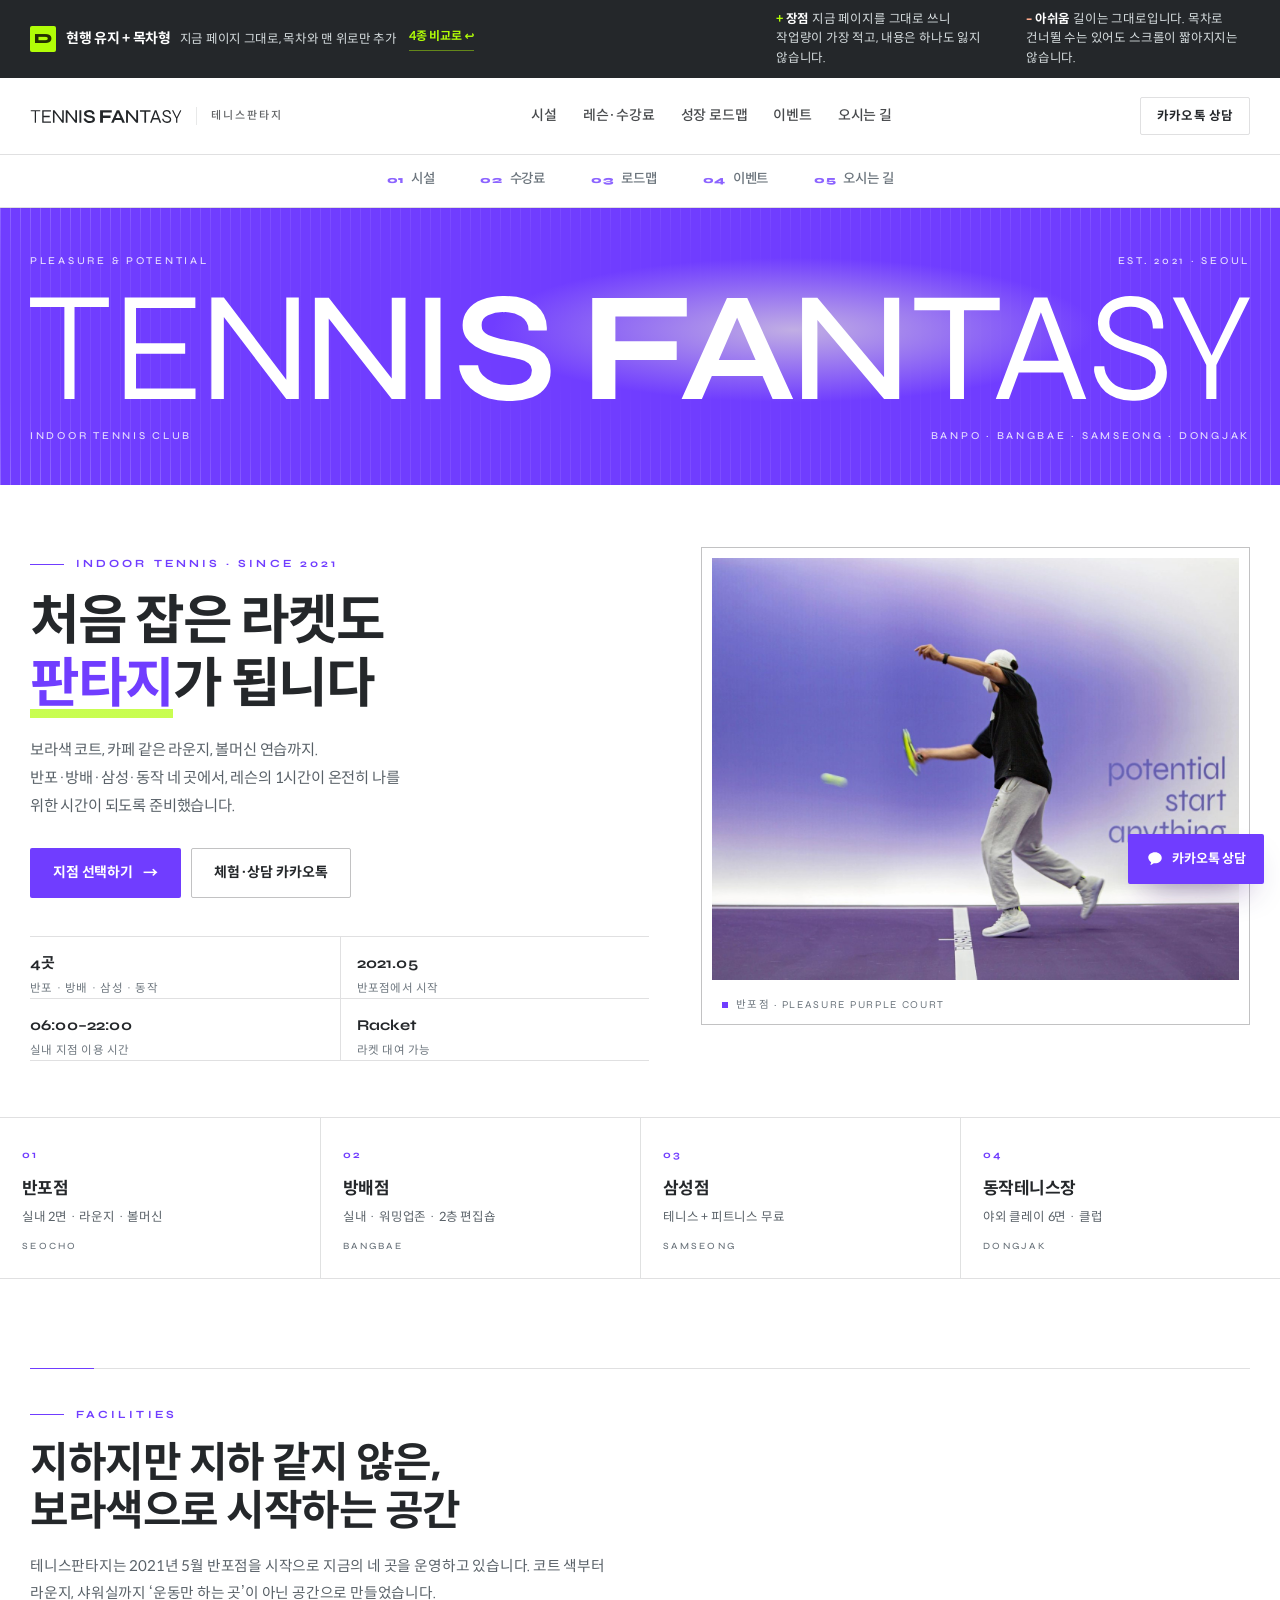
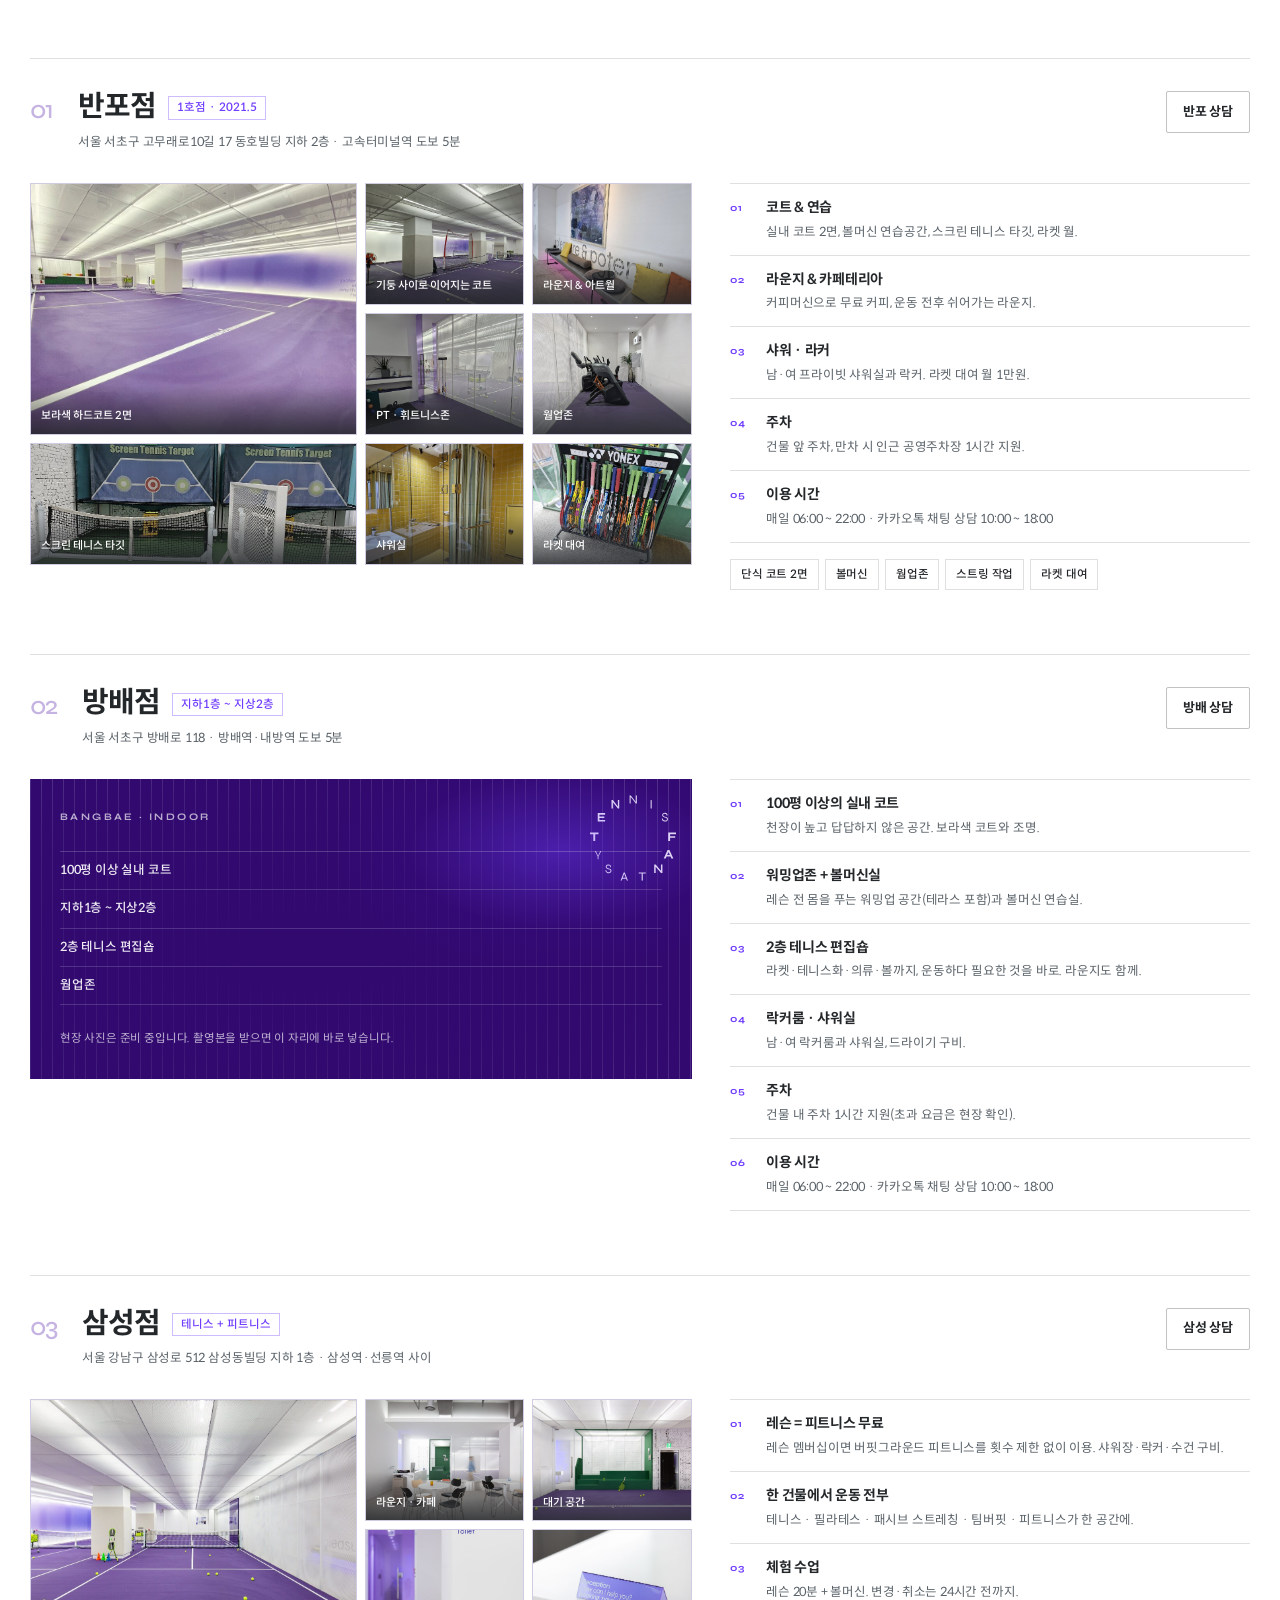
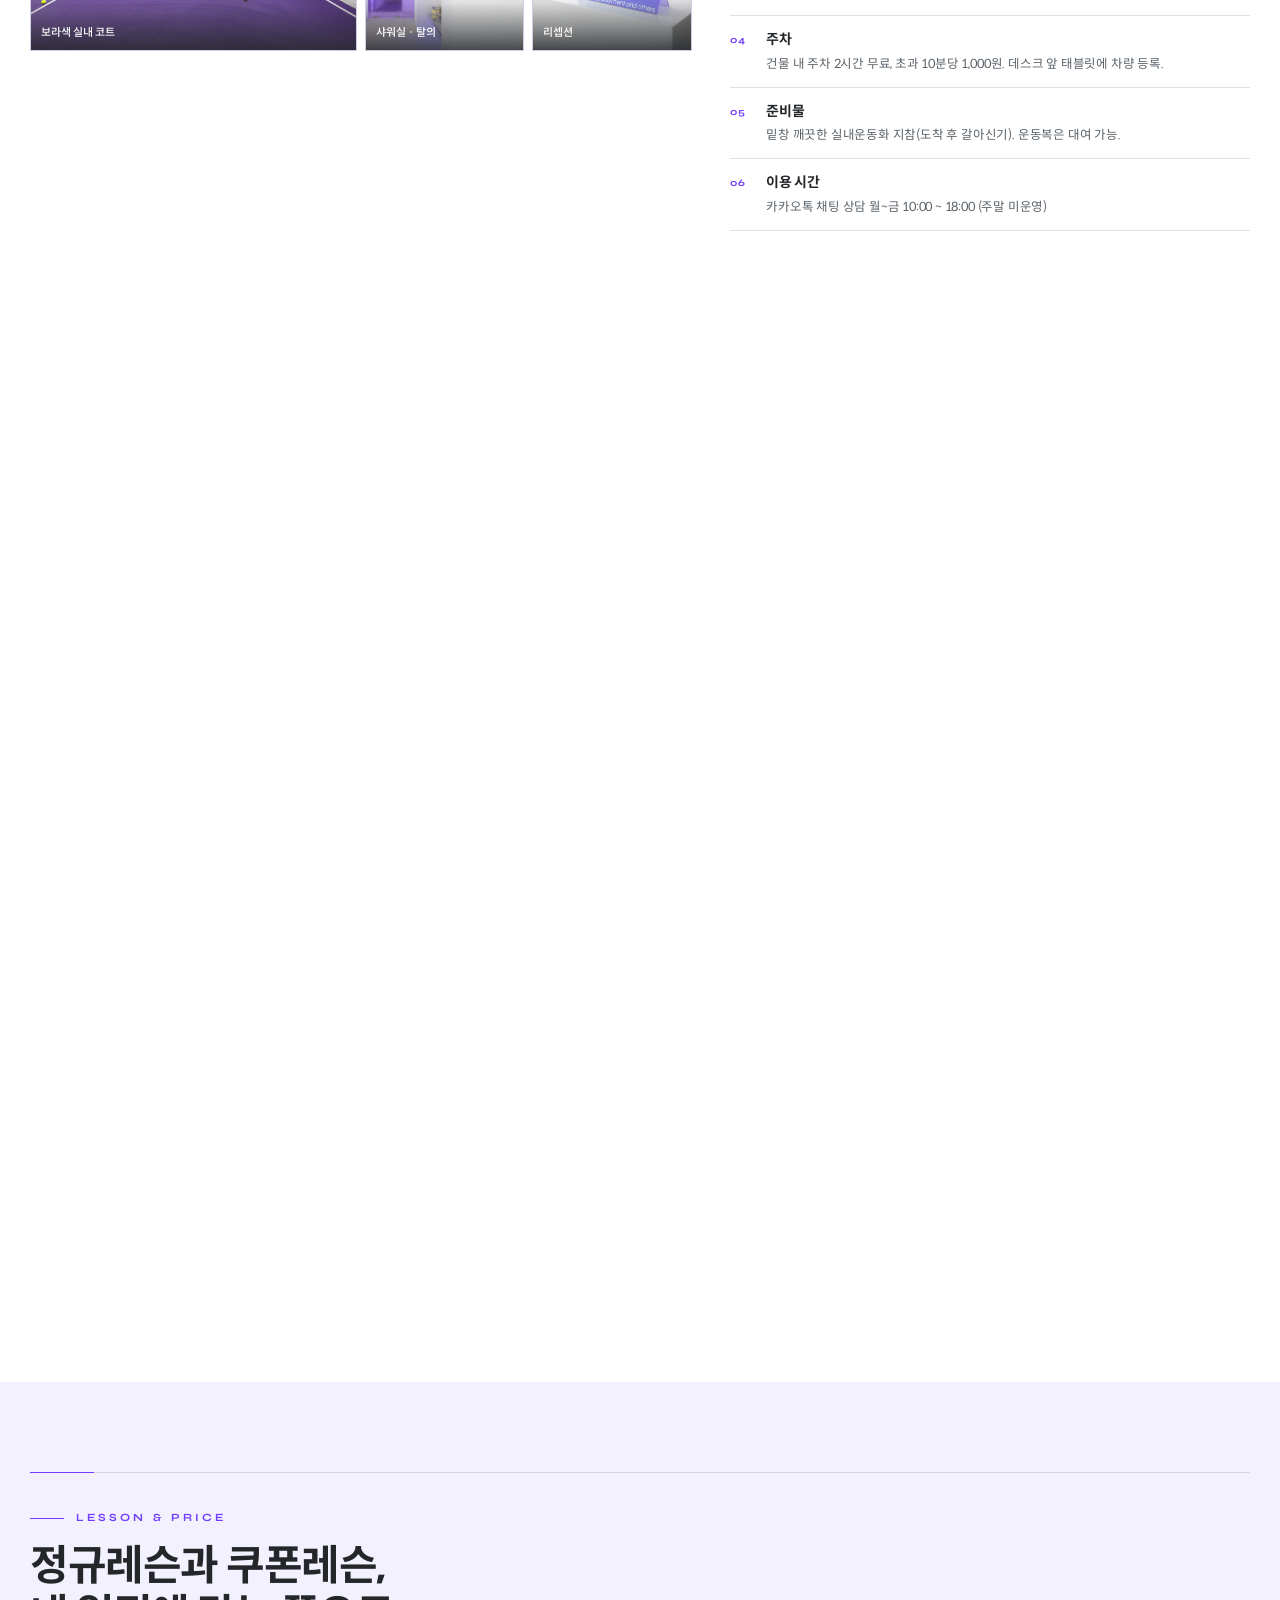
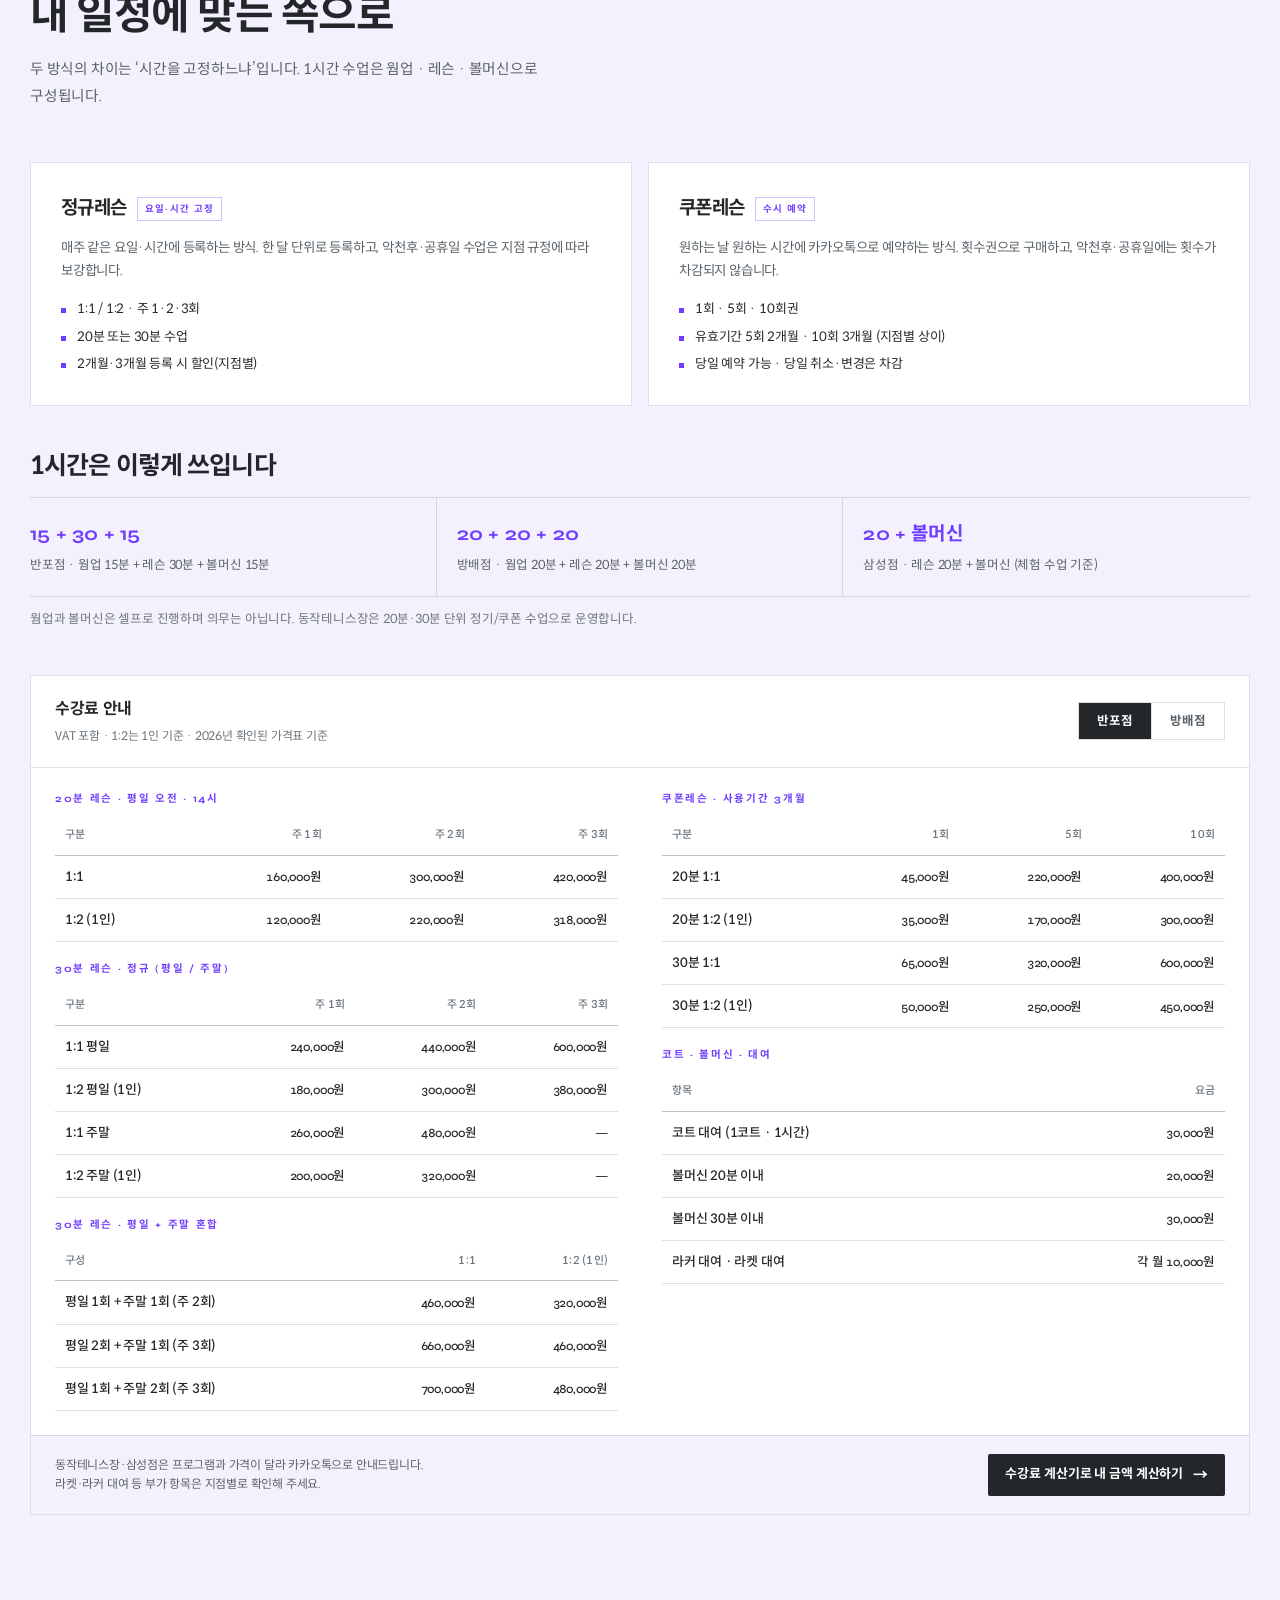
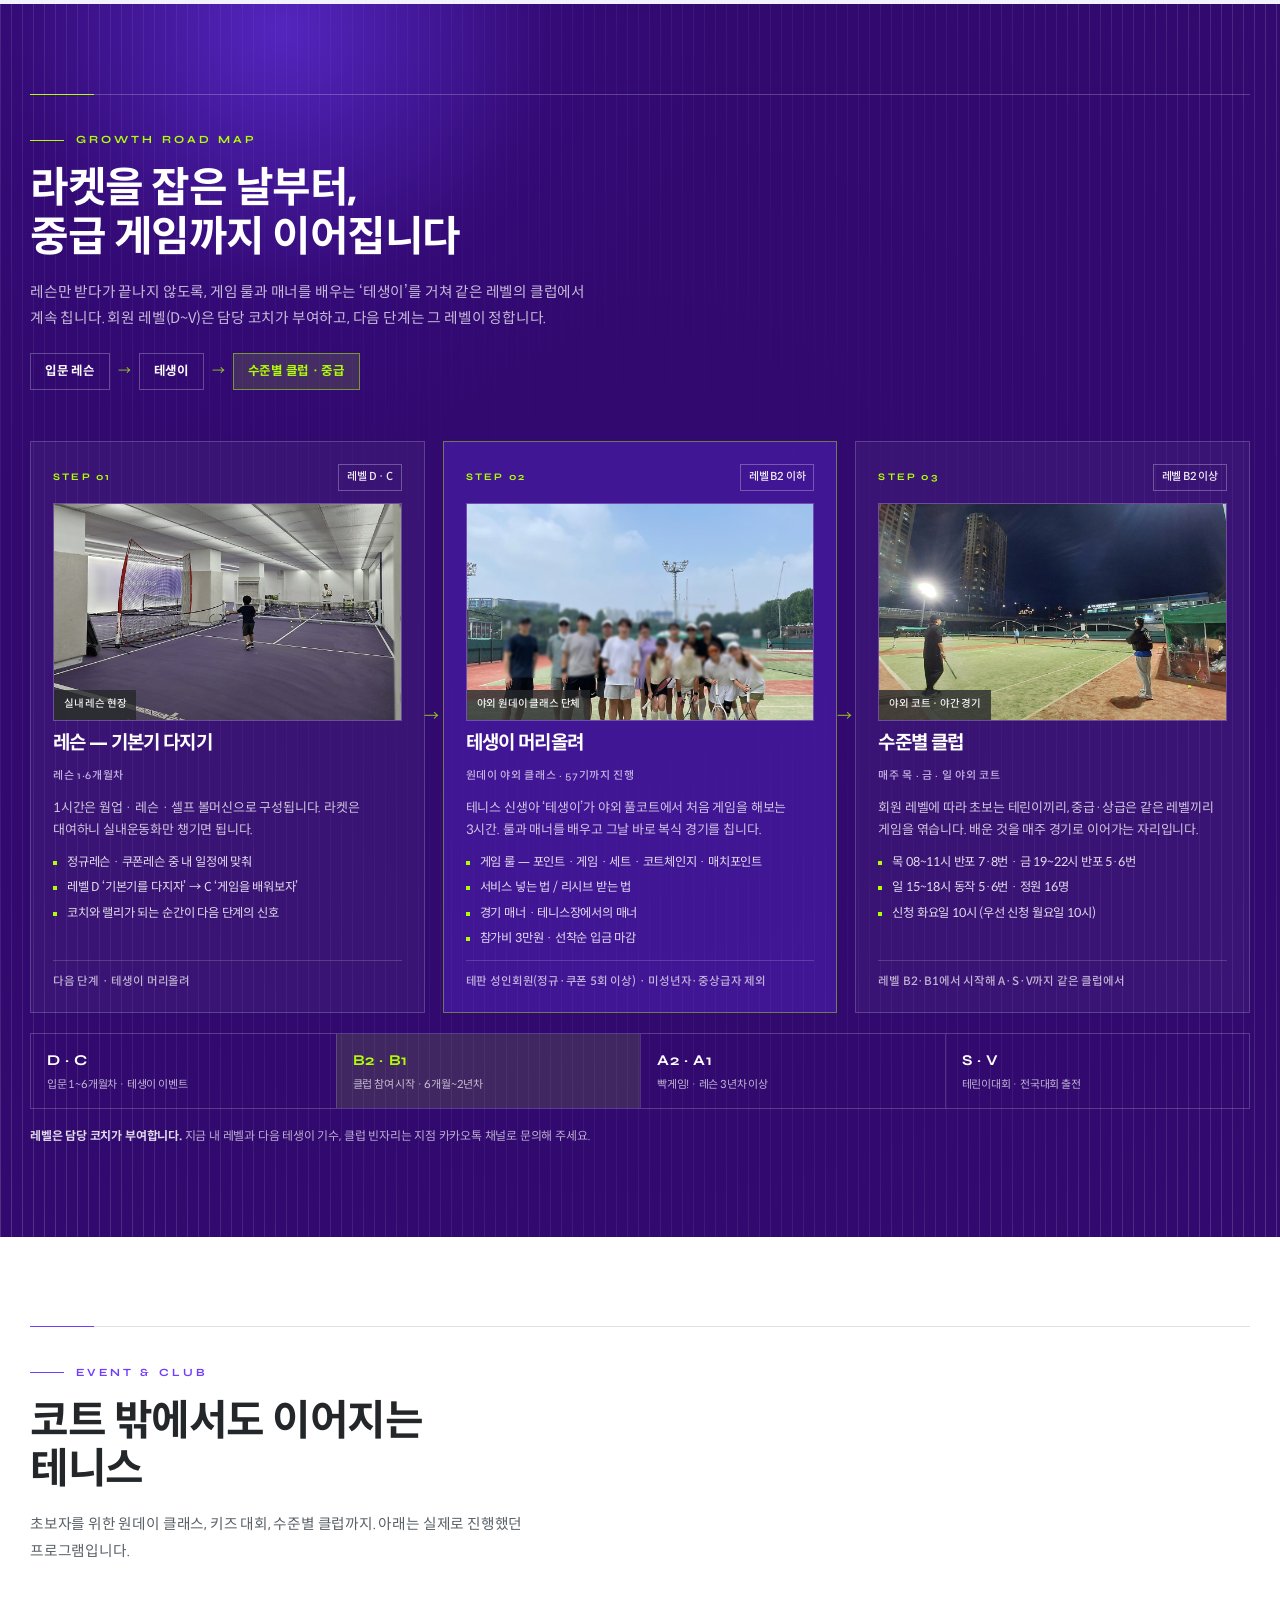
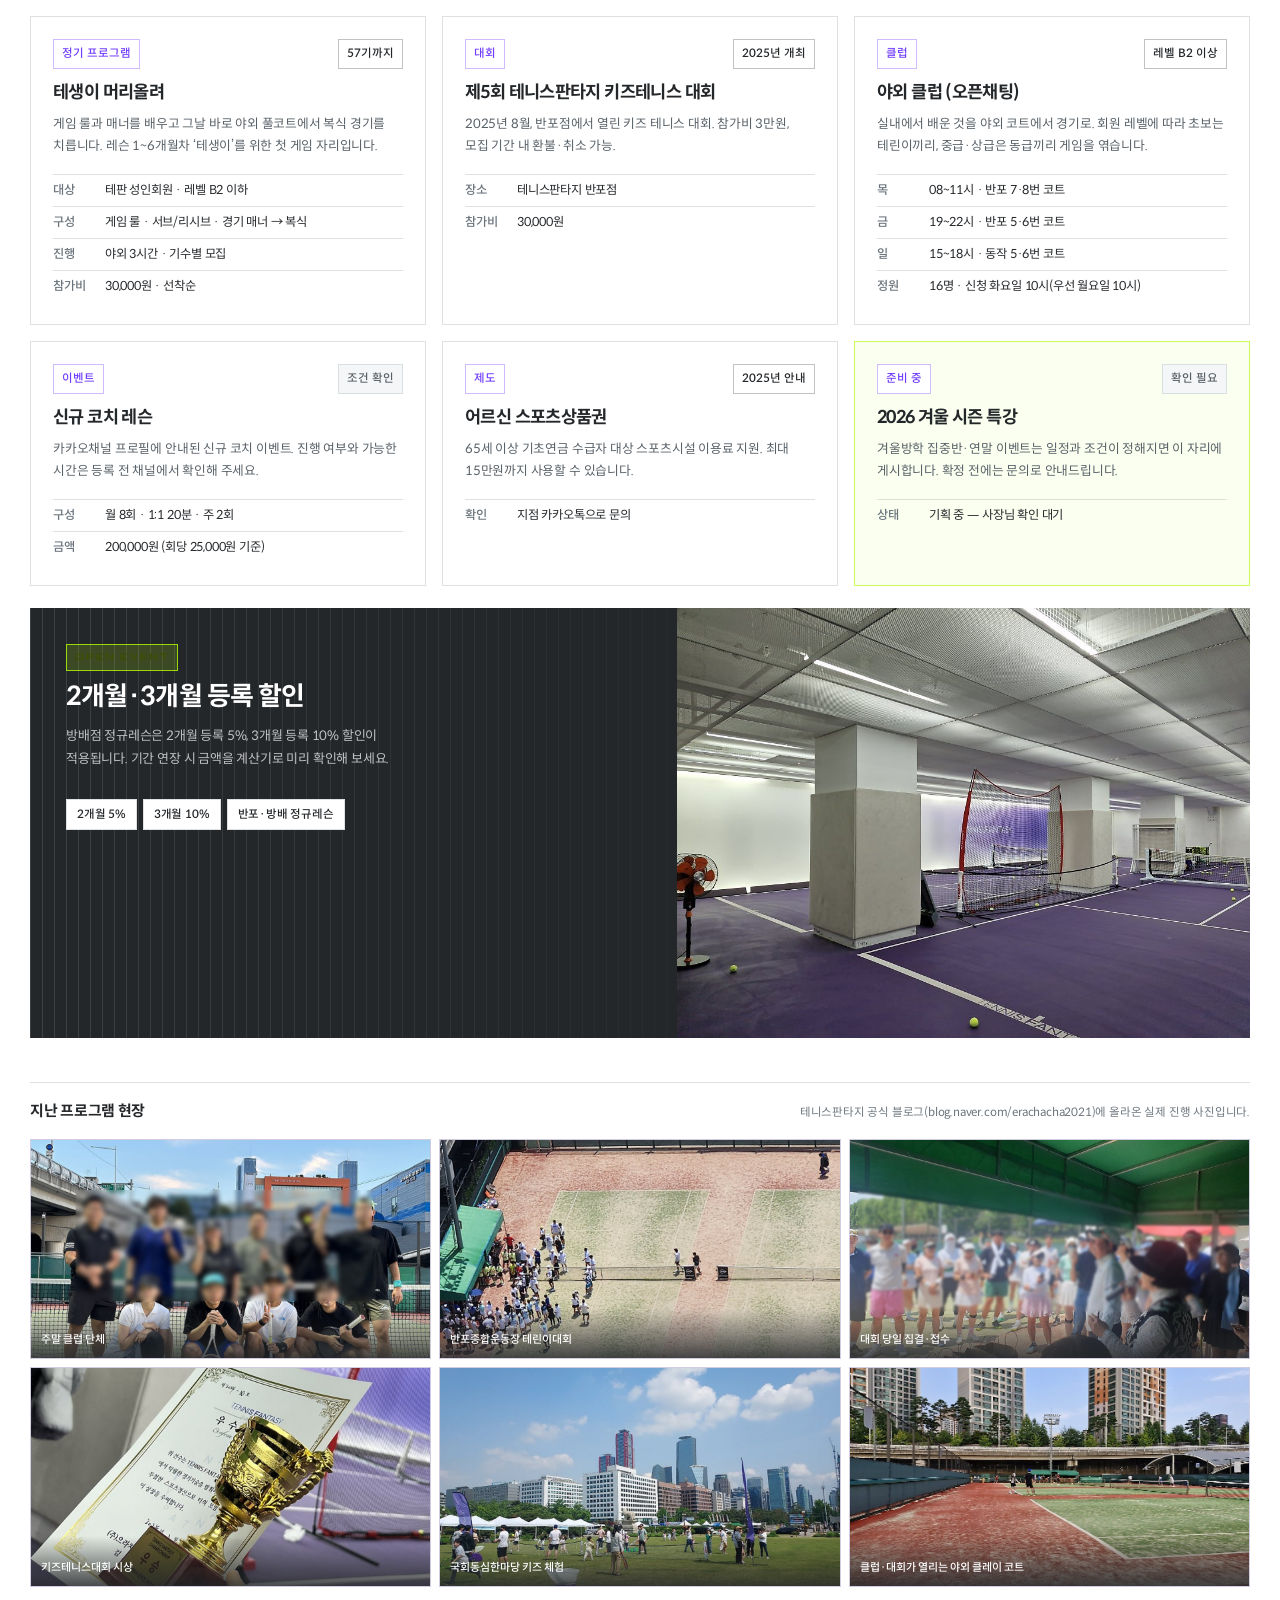
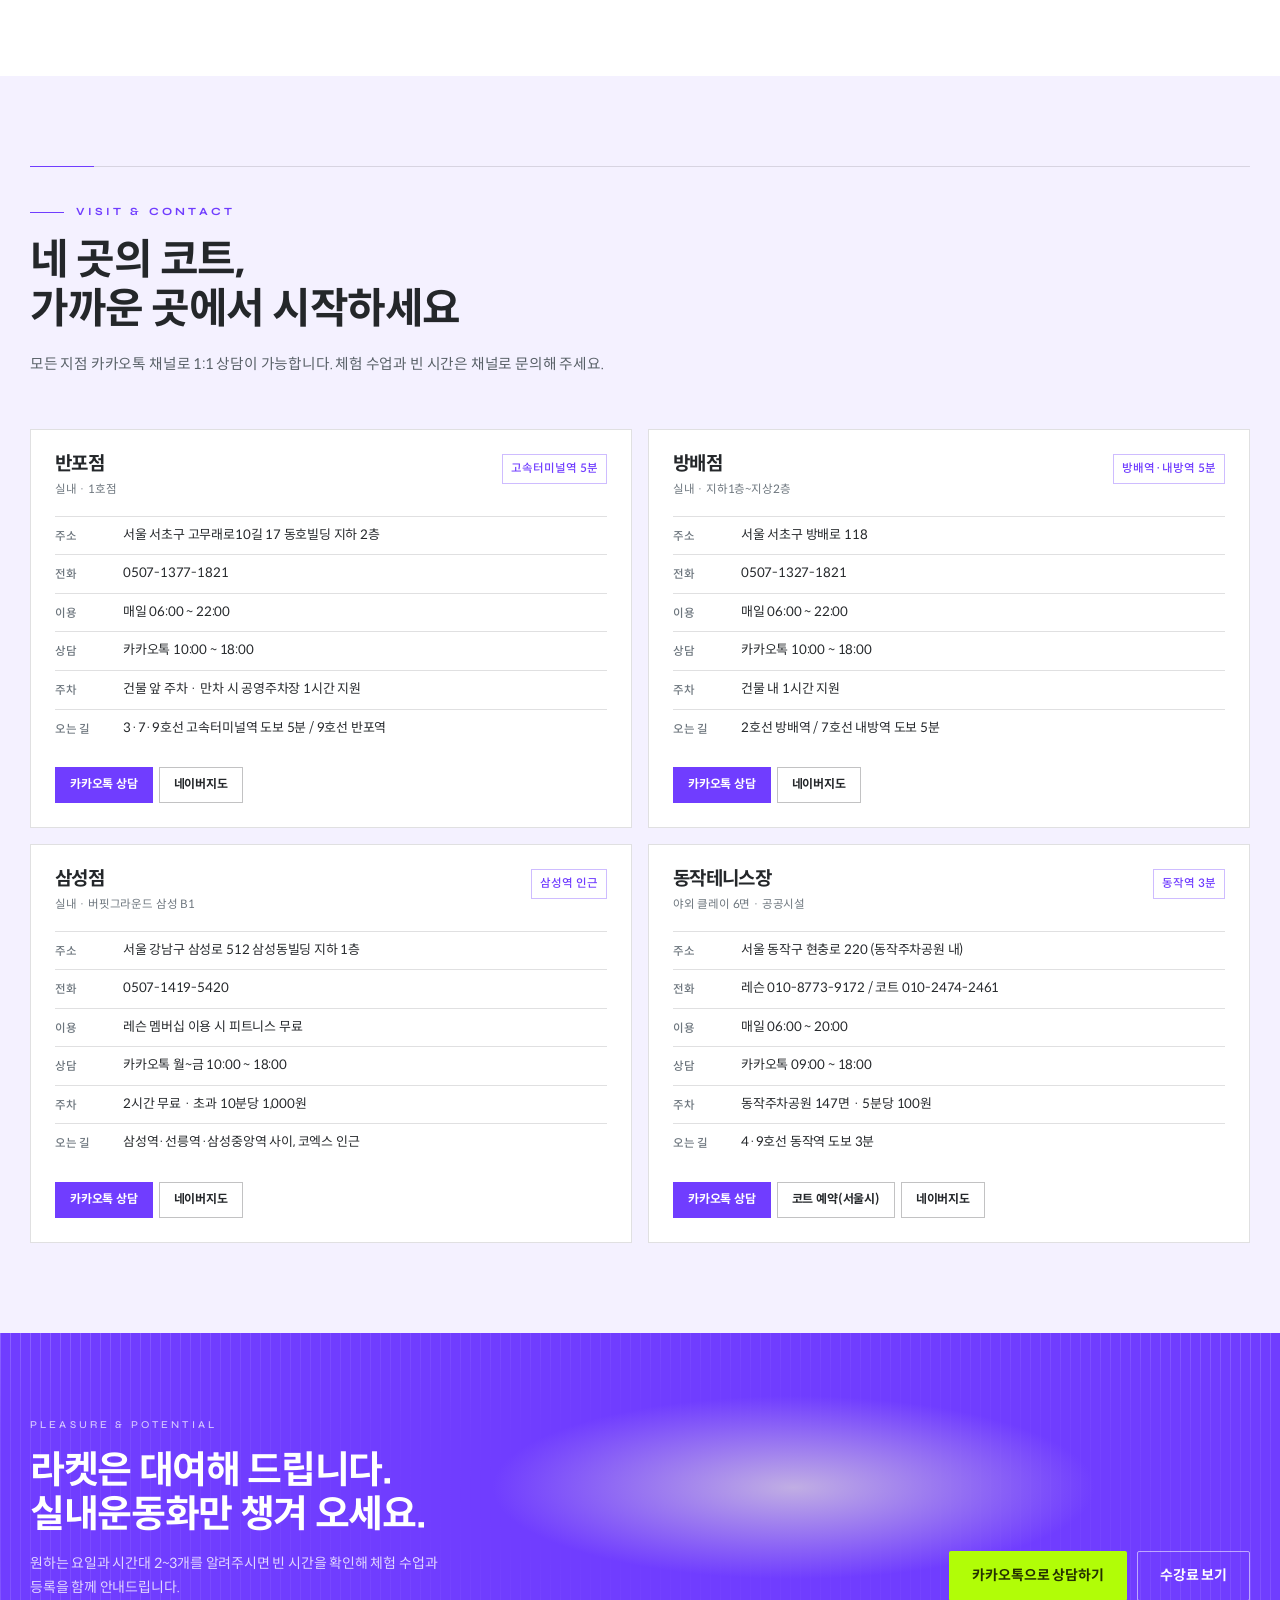
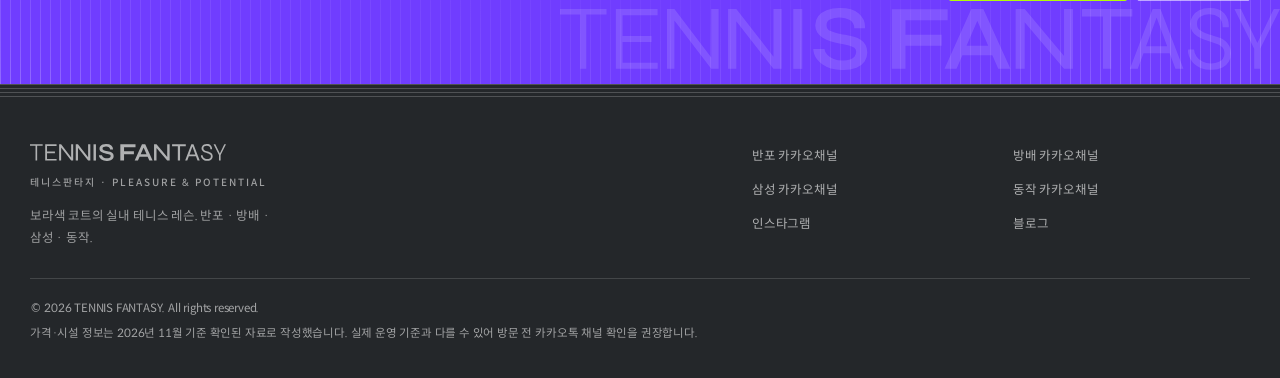
<file: mockups/d/index.html>
<!DOCTYPE html>
<html lang="ko">
<head>
<meta charset="UTF-8" />
<meta name="viewport" content="width=device-width, initial-scale=1" />
<title>시안 D · 현행 유지 + 목차형 — 테니스판타지 홈페이지 개편</title>
<meta name="description" content="서울 서초·강남·동작에서 만나는 테니스판타지. 보라색 코트의 실내 테니스 레슨, 볼머신 연습, 웜업존, 샤워실까지. 반포점 · 방배점 · 삼성점 · 동작테니스장." />
<meta name="theme-color" content="#703DFF" />
<meta property="og:title" content="테니스판타지 | TENNIS FANTASY" />
<meta property="og:description" content="pleasure &amp; potential — 실내 테니스 레슨 &amp; 클럽" />
<meta property="og:image" content="https://ouy2006.github.io/tf-calc/mockups/assets/images/hero.jpg" />
<link rel="icon" href="../assets/brand/favicon.svg" type="image/svg+xml" />
<style>
/* ============================================================
   TENNIS FANTASY — brand system
   로고·컬러·타이포: 드라이브 MKT Material / Brand Asset
   (TF_Brand_asset_ver.0.1_210405.pdf, LOGO/RGB/SVG, font/)
   Pleasure Purple #703DFF · Potential White #FFFFFF
   Black #24272A · Gray #97A3AE · Light Gray #D8DFE1
   Light Purple #C5B4E2 · Medium Purple #411199
   Dark Purple #31096F · Neon Green #B1FD07
   ============================================================ */
@font-face{
  font-family:"Syne";src:url("../assets/fonts/Syne-latin.woff2") format("woff2");
  font-weight:400 800;font-style:normal;font-display:swap;
}
@font-face{
  font-family:"Spoqa Han Sans Neo";src:url("../assets/fonts/SpoqaHanSansNeo-Regular.woff2") format("woff2");
  font-weight:400;font-style:normal;font-display:swap;
}
@font-face{
  font-family:"Spoqa Han Sans Neo";src:url("../assets/fonts/SpoqaHanSansNeo-Medium.woff2") format("woff2");
  font-weight:500;font-style:normal;font-display:swap;
}
@font-face{
  font-family:"Spoqa Han Sans Neo";src:url("../assets/fonts/SpoqaHanSansNeo-Bold.woff2") format("woff2");
  font-weight:700 800;font-style:normal;font-display:swap;
}

:root{
  --white:#FFFFFF;
  --purple:#703DFF;
  --purple-hover:#5A2BD6;
  --deep:#411199;
  --dark:#31096F;
  --ink:#24272A;
  --gray:#97A3AE;
  --lgray:#D8DFE1;
  --lpurple:#C5B4E2;
  --neon:#B1FD07;
  --muted:#586067;
  --gray-text:#6B747C;
  --tint:#F4F1FF;
  --tint-2:#EDE7FF;
  --line:rgba(36,39,42,.14);
  --line-2:rgba(36,39,42,.28);
  --wline:rgba(255,255,255,.22);
  --latin:"Syne","Spoqa Han Sans Neo",system-ui,sans-serif;
  --kr:"Spoqa Han Sans Neo","Apple SD Gothic Neo","Noto Sans KR",system-ui,sans-serif;
  --max:1220px;
  --hdr:76px;
  --shadow:0 26px 60px -44px rgba(49,9,111,.5);
}

*,*::before,*::after{box-sizing:border-box}
html{scroll-behavior:smooth;-webkit-text-size-adjust:100%}
body{
  margin:0;background:var(--white);color:var(--ink);
  font-family:var(--kr);font-size:16px;line-height:1.7;font-weight:400;
  letter-spacing:-.012em;-webkit-font-smoothing:antialiased;
  word-break:keep-all;overflow-wrap:break-word;
}
section[id],article[id]{scroll-margin-top:calc(var(--hdr) + 18px)}
img{display:block;max-width:100%;height:auto}
a{color:inherit;text-decoration:none}
p{margin:0}
h1,h2,h3,h4{margin:0;line-height:1.16;letter-spacing:-.035em;font-weight:700}
ul,ol{margin:0;padding:0;list-style:none}
button{font:inherit;cursor:pointer;border:0;background:none;color:inherit}
svg{display:block}
:focus-visible{outline:2px solid var(--purple);outline-offset:3px}

.wrap{width:min(100% - 48px,var(--max));margin-inline:auto}
.nowrap{white-space:nowrap}
.section{padding:clamp(60px,7vw,104px) 0;position:relative}
.section--tint{background:var(--tint)}

/* ---------- brand field (pinstripe + glow) ---------- */
.field{position:absolute;inset:0;overflow:hidden;pointer-events:none;z-index:0}
.field::before{
  content:"";position:absolute;inset:0;
  background-image:repeating-linear-gradient(90deg,var(--stripe,rgba(255,255,255,.55)) 0 1px,transparent 1px var(--gap,10px));
  opacity:var(--stripe-op,.9);
  -webkit-mask-image:radial-gradient(120% 120% at 50% 46%,transparent 10%,rgba(0,0,0,.18) 44%,#000 92%);
  mask-image:radial-gradient(120% 120% at 50% 46%,transparent 10%,rgba(0,0,0,.18) 44%,#000 92%);
}
.field::after{
  content:"";position:absolute;inset:0;
  background:radial-gradient(56% 62% at 62% 44%,var(--aura-1,rgba(197,180,226,.95)) 0%,var(--aura-2,rgba(112,61,255,.5)) 42%,rgba(112,61,255,0) 74%);
}
.field--soft::after{opacity:.55}

/* ---------- type helpers ---------- */
.eyebrow{
  display:inline-flex;align-items:center;gap:12px;font-family:var(--latin);
  font-size:11px;font-weight:700;letter-spacing:.28em;text-transform:uppercase;color:var(--purple);
}
.eyebrow::before{content:"";width:34px;height:1px;background:currentColor}
.sec-head{
  position:relative;border-top:1px solid var(--line);
  padding-top:clamp(20px,2.4vw,28px);margin-bottom:clamp(30px,4vw,54px);
}
.sec-head::before{content:"";position:absolute;top:-1px;left:0;width:64px;height:1px;background:var(--purple)}
.sec-head h2{font-size:clamp(26px,3.5vw,42px);margin-top:16px}
.sec-head p{margin-top:16px;max-width:64ch;color:var(--muted);font-size:clamp(14px,1.15vw,16px);line-height:1.8}
.sec-head__row{display:flex;flex-wrap:wrap;gap:14px 24px;align-items:flex-end;justify-content:space-between}
.lead{color:var(--muted)}

.tag{
  display:inline-flex;align-items:center;gap:6px;padding:4px 8px;border:1px solid rgba(112,61,255,.34);
  color:var(--purple);background:#fff;font-size:11.5px;font-weight:500;letter-spacing:0;white-space:nowrap;
}
.tag--ok{border-color:var(--line-2);color:var(--ink)}
.tag--need{border-color:var(--lgray);color:var(--muted);background:#F5F6F7}
.tag--neon{border-color:rgba(177,253,7,.8);background:rgba(177,253,7,.16);color:#3E4E00}
.tag--en{font-family:var(--latin);font-size:10px;font-weight:700;letter-spacing:.18em;text-transform:uppercase}

/* ---------- buttons ---------- */
.btn{
  display:inline-flex;align-items:center;justify-content:center;gap:10px;height:50px;padding:0 22px;
  border:1px solid transparent;border-radius:2px;font-family:var(--kr);font-size:14px;font-weight:700;
  letter-spacing:-.01em;line-height:1;transition:background .2s,color .2s,border-color .2s,transform .2s;
}
.btn:hover{transform:translateY(-1px)}
.btn--primary{background:var(--purple);color:#fff}
.btn--primary:hover{background:var(--purple-hover)}
.btn--line{border-color:var(--line-2);color:var(--ink);background:transparent}
.btn--line:hover{background:var(--ink);border-color:var(--ink);color:#fff}
.btn--dark{background:var(--ink);color:#fff}
.btn--dark:hover{background:#000}
.btn--neon{background:var(--neon);color:#243000}
.btn--neon:hover{background:#C6FF3C}
.btn--onpurple{background:#fff;color:var(--purple)}
.btn--onpurple:hover{background:var(--tint-2)}
.btn--ghost{border-color:rgba(255,255,255,.55);color:#fff}
.btn--ghost:hover{background:#fff;color:var(--purple);border-color:#fff}
.btn--sm{height:42px;padding:0 16px;font-size:13px}
.btn__arrow{font-family:var(--latin);font-size:15px;line-height:1}

/* ---------- hairline stack (brand divider) ---------- */
.rules{height:16px;background:repeating-linear-gradient(180deg,var(--rule-c,rgba(36,39,42,.18)) 0 1px,transparent 1px 4px);opacity:.9}

/* ============ header ============ */
.site-header{
  position:fixed;top:0;left:0;right:0;z-index:80;
  --fg:#fff;--bd:rgba(255,255,255,.34);--accent:var(--neon);
  transition:background .25s ease,box-shadow .25s ease;
}
.site-header.is-stuck{
  --fg:var(--ink);--bd:var(--line);--accent:var(--purple);
  background:rgba(255,255,255,.96);
  -webkit-backdrop-filter:blur(14px);backdrop-filter:blur(14px);
  box-shadow:0 1px 0 var(--line);
}
.header-inner{display:flex;align-items:center;justify-content:space-between;gap:24px;height:var(--hdr)}
.brand{display:flex;align-items:center;gap:14px;color:var(--fg)}
.brand .logo{width:152px;height:13px;fill:currentColor}
.brand__kr{
  font-size:11px;font-weight:500;letter-spacing:.18em;color:var(--fg);opacity:.72;
  padding-left:14px;border-left:1px solid var(--bd);
}
.nav{display:flex;align-items:center;gap:26px}
.nav a{position:relative;padding:6px 0;font-size:14px;font-weight:500;color:var(--fg);opacity:.84;transition:opacity .2s}
.nav a::after{content:"";position:absolute;left:0;right:100%;bottom:0;height:1px;background:var(--accent);transition:right .25s ease}
.nav a:hover{opacity:1}
.nav a:hover::after{right:0}
.header-cta{
  display:inline-flex;align-items:center;height:38px;padding:0 16px;border:1px solid var(--bd);
  color:var(--fg);font-size:12.5px;font-weight:700;letter-spacing:.01em;border-radius:2px;transition:.2s;
}
.header-cta:hover{background:#fff;color:var(--purple);border-color:#fff}
.is-stuck .header-cta:hover{background:var(--purple);color:#fff;border-color:var(--purple)}
.nav-toggle{
  display:none;width:42px;height:42px;border:1px solid var(--bd);border-radius:2px;
  align-items:center;justify-content:center;flex-direction:column;gap:5px;
}
.nav-toggle span{display:block;width:17px;height:1.5px;background:var(--fg);transition:.2s}

/* ============ hero ============ */
.hero{position:relative}
.hero__cover{
  position:relative;overflow:hidden;background:var(--purple);color:#fff;
  padding:calc(var(--hdr) + clamp(26px,4vw,44px)) 0 clamp(26px,3.4vw,40px);
}
.hero__cover-inner{position:relative;z-index:2;display:grid;gap:clamp(16px,2.6vw,26px)}
.cover-row{
  display:flex;flex-wrap:wrap;gap:8px 20px;justify-content:space-between;
  font-family:var(--latin);font-size:10.5px;font-weight:500;letter-spacing:.26em;
  text-transform:uppercase;color:rgba(255,255,255,.82);
}
.hero__wordmark{width:100%;height:auto;aspect-ratio:435.6/37.51;fill:#fff}
.hero__body{background:#fff;padding:clamp(34px,5vw,62px) 0 clamp(34px,4.4vw,56px)}
.hero__grid{display:grid;grid-template-columns:1.06fr .94fr;gap:clamp(26px,4vw,56px);align-items:start}
.hero h1{font-size:clamp(30px,4.5vw,54px);margin-top:18px;letter-spacing:-.042em}
.hero h1 em{
  font-style:normal;color:var(--purple);
  background:linear-gradient(180deg,transparent 86%,rgba(177,253,7,.7) 86%);
}
.hero__lead{margin-top:20px;max-width:44ch;font-size:clamp(14.5px,1.2vw,16.5px);line-height:1.8;color:var(--muted)}
.hero__actions{display:flex;flex-wrap:wrap;gap:10px;margin-top:28px}
.hero__facts{display:grid;grid-template-columns:repeat(2,1fr);margin-top:clamp(26px,3vw,38px);border-top:1px solid var(--line)}
.hero__facts li{padding:14px 16px 0 0;border-bottom:1px solid var(--line)}
.hero__facts li:nth-child(even){padding-left:16px;border-left:1px solid var(--line)}
.hero__facts b{display:block;font-family:var(--latin);font-size:15px;font-weight:700;letter-spacing:.01em}
.hero__facts span{display:block;margin-top:2px;font-size:11.5px;color:var(--gray-text);letter-spacing:.02em}
.hero__shot{position:relative;margin:0;padding:10px;border:1px solid var(--line-2);background:#fff}
.hero__shot img{width:100%;aspect-ratio:4/3.2;object-fit:cover;object-position:58% 42%}
.hero__shot figcaption{
  display:flex;align-items:center;gap:8px;margin-top:16px;padding-left:10px;
  font-family:var(--latin);font-size:10.5px;letter-spacing:.16em;text-transform:uppercase;color:var(--gray-text);
}
.hero__shot figcaption::before{content:"";width:6px;height:6px;background:var(--purple)}

/* ============ branch strip ============ */
.branches{background:#fff;border-top:1px solid var(--line);border-bottom:1px solid var(--line)}
.branches ul{display:grid;grid-template-columns:repeat(4,1fr)}
.branches li+li{border-left:1px solid var(--line)}
.branches a{position:relative;display:block;padding:22px 22px 24px;transition:background .2s}
.branches a::before{
  content:"";position:absolute;left:0;top:0;bottom:0;width:2px;background:var(--purple);
  transform:scaleY(0);transform-origin:top;transition:transform .25s ease;
}
.branches a:hover{background:var(--tint)}
.branches a:hover::before{transform:scaleY(1)}
.branches .num{font-family:var(--latin);font-size:10.5px;font-weight:700;letter-spacing:.2em;color:var(--purple)}
.branches b{display:block;margin-top:8px;font-size:17px;font-weight:700;letter-spacing:-.03em}
.branches .desc{display:block;margin-top:4px;font-size:12.5px;color:var(--muted);line-height:1.55}
.branches .en{
  display:block;margin-top:10px;font-family:var(--latin);font-size:9.5px;font-weight:500;
  letter-spacing:.24em;text-transform:uppercase;color:var(--gray-text);
}

/* ============ facilities ============ */
.facilities{display:grid;gap:clamp(40px,5vw,72px)}
.facility{border-top:1px solid var(--line);padding-top:clamp(22px,2.6vw,32px)}
.facility__head{
  display:grid;grid-template-columns:auto 1fr auto;gap:clamp(12px,2vw,24px);
  align-items:start;margin-bottom:clamp(20px,2.6vw,30px);
}
.facility__idx{
  font-family:var(--latin);font-size:clamp(20px,2.2vw,26px);font-weight:500;
  line-height:1;color:var(--lpurple);padding-top:6px;letter-spacing:-.02em;
}
.facility__title h3{display:flex;flex-wrap:wrap;align-items:center;gap:10px 12px;font-size:clamp(21px,2.4vw,29px)}
.facility__addr{margin-top:8px;font-size:12.5px;color:var(--muted);line-height:1.6}
.facility__body{display:grid;grid-template-columns:1.12fr .88fr;gap:clamp(20px,3vw,40px);align-items:start}

.gallery{display:grid;grid-template-columns:repeat(4,1fr);grid-auto-rows:122px;gap:8px}
.gallery figure{position:relative;margin:0;overflow:hidden;background:var(--tint-2);border:1px solid var(--line)}
.gallery img{width:100%;height:100%;object-fit:cover;transition:transform .6s ease}
.gallery figure:hover img{transform:scale(1.04)}
.gallery figcaption{
  position:absolute;inset:auto 0 0 0;padding:22px 10px 8px;font-size:11px;font-weight:500;color:#fff;
  background:linear-gradient(180deg,rgba(36,39,42,0),rgba(36,39,42,.82));letter-spacing:0;
}
.gallery .g-lg{grid-column:span 2;grid-row:span 2}
.gallery .g-wide{grid-column:span 2}

.facts{display:grid;border-top:1px solid var(--line)}
.fact{display:grid;grid-template-columns:24px 1fr;gap:12px;padding:12px 0;border-bottom:1px solid var(--line)}
.fact__n{font-family:var(--latin);font-size:10px;font-weight:700;letter-spacing:.08em;color:var(--purple);padding-top:4px}
.fact b{display:block;font-size:14px;font-weight:700;letter-spacing:-.02em}
.fact p{margin-top:3px;font-size:12.5px;color:var(--muted);line-height:1.6}
.chips{display:flex;flex-wrap:wrap;gap:6px;margin-top:16px}
.chips span{border:1px solid var(--line);padding:5px 10px;font-size:11.5px;font-weight:500;color:var(--ink);background:#fff}
.note{
  margin-top:14px;padding:12px 14px;border-left:2px solid var(--neon);background:#F8FAF1;
  font-size:12px;line-height:1.65;color:#4C5348;
}
.note b{color:#31402A}

/* brand panel for branches without photos */
.panel{
  position:relative;overflow:hidden;display:flex;flex-direction:column;gap:18px;justify-content:space-between;
  min-height:300px;padding:clamp(22px,3vw,30px);background:var(--dark);color:#fff;
}
.panel::before{
  content:"";position:absolute;inset:0;
  background-image:repeating-linear-gradient(90deg,rgba(255,255,255,.58) 0 1px,transparent 1px 11px);
  opacity:.55;
  -webkit-mask-image:radial-gradient(135% 125% at 42% 58%,transparent 6%,rgba(0,0,0,.3) 44%,#000 92%);
  mask-image:radial-gradient(135% 125% at 42% 58%,transparent 6%,rgba(0,0,0,.3) 44%,#000 92%);
}
.panel::after{
  content:"";position:absolute;inset:0;
  background:radial-gradient(44% 50% at 80% 24%,rgba(112,61,255,.42) 0%,rgba(65,17,153,.14) 52%,rgba(49,9,111,0) 78%);
}
.panel>*{position:relative;z-index:1}
.panel__seal{position:absolute;top:16px;right:16px;width:86px;height:86px;fill:rgba(255,255,255,.3);z-index:0}
.panel__label{font-family:var(--latin);font-size:10px;font-weight:700;letter-spacing:.24em;text-transform:uppercase;color:rgba(255,255,255,.66)}
.panel__stats{display:grid;border-top:1px solid rgba(255,255,255,.2)}
.panel__stats span{padding:8px 0;border-bottom:1px solid rgba(255,255,255,.16);font-size:12.5px;font-weight:500;color:rgba(255,255,255,.92)}
.panel__note{font-size:11.5px;line-height:1.65;color:rgba(255,255,255,.7)}

/* ---------- brand story ---------- */
.story{display:grid;grid-template-columns:1fr 1fr .92fr;margin-top:clamp(40px,5vw,64px);border:1px solid var(--line)}
.story figure{margin:0;overflow:hidden;background:var(--tint-2);min-height:260px}
.story figure img{width:100%;height:100%;object-fit:cover}
.story__text{
  display:flex;flex-direction:column;align-items:flex-start;justify-content:center;gap:14px;
  padding:clamp(24px,3vw,34px);background:var(--tint);
}
.story__text h3{font-size:clamp(19px,2vw,23px);line-height:1.35}
.story__text p{font-size:13px;color:var(--muted);line-height:1.75}
.story__text blockquote{
  margin:0;padding-top:14px;border-top:1px solid var(--line);
  font-family:var(--latin);font-size:13px;font-weight:500;letter-spacing:.02em;color:var(--purple);line-height:1.6;
}

/* ============ programs ============ */
.prog-grid{display:grid;grid-template-columns:repeat(2,1fr);gap:16px}
.prog{background:#fff;border:1px solid var(--line);padding:clamp(22px,2.6vw,30px)}
.prog__name{display:flex;flex-wrap:wrap;align-items:center;gap:10px;font-size:19px;font-weight:700;letter-spacing:-.03em}
.prog__badge{
  border:1px solid rgba(112,61,255,.32);color:var(--purple);padding:3px 7px;
  font-family:var(--latin);font-size:9.5px;font-weight:700;letter-spacing:.14em;text-transform:uppercase;
}
.prog p{margin-top:12px;font-size:13.5px;color:var(--muted);line-height:1.7}
.prog ul{margin-top:16px;display:grid;gap:7px}
.prog li{position:relative;padding-left:16px;font-size:13px;color:var(--ink);line-height:1.6}
.prog li::before{content:"";position:absolute;left:0;top:9px;width:5px;height:5px;background:var(--purple)}
.subhead{font-size:clamp(19px,2.2vw,25px);margin:clamp(32px,4vw,46px) 0 16px}
.routine{display:grid;grid-template-columns:repeat(3,1fr);border-top:1px solid var(--line);border-bottom:1px solid var(--line)}
.routine div{padding:20px 20px 20px 0;border-right:1px solid var(--line)}
.routine div:last-child{border-right:0}
.routine div+div{padding-left:20px}
.routine b{display:block;font-family:var(--latin);font-size:19px;font-weight:700;letter-spacing:.01em;color:var(--purple)}
.routine span{display:block;margin-top:6px;font-size:12.5px;color:var(--muted);line-height:1.6}
.routine-note{margin-top:12px;font-size:12.5px;color:var(--gray-text);line-height:1.7}

.price-card{margin-top:clamp(28px,4vw,44px);background:#fff;border:1px solid var(--line)}
.price-card__head{
  display:flex;flex-wrap:wrap;gap:14px;align-items:center;justify-content:space-between;
  padding:20px 24px;border-bottom:1px solid var(--line);
}
.price-card__head strong{font-size:16px;letter-spacing:-.02em}
.price-card__head p{margin-top:4px;font-size:12px;color:var(--gray-text)}
.tabs{display:flex;border:1px solid var(--line)}
.tabs button{height:36px;padding:0 18px;font-size:12.5px;font-weight:700;color:var(--muted);border-left:1px solid var(--line)}
.tabs button:first-child{border-left:0}
.tabs button[aria-selected="true"]{background:var(--ink);color:#fff}
.price-body{padding:4px 24px 24px;column-count:2;column-gap:44px}
.price-body .table-scroll{break-inside:avoid;-webkit-column-break-inside:avoid}
.price-hint{display:none;margin-top:6px;font-size:11.5px;color:var(--gray-text)}
.price-body[hidden]{display:none}
.table-scroll{overflow-x:auto;-webkit-overflow-scrolling:touch}
table.prices{width:100%;border-collapse:collapse;min-width:480px;font-size:13px}
table.prices caption{
  text-align:left;padding:18px 0 8px;font-family:var(--latin);font-size:10.5px;font-weight:700;
  letter-spacing:.16em;text-transform:uppercase;color:var(--purple);
}
table.prices th,table.prices td{padding:10px;border-bottom:1px solid var(--line);text-align:right;white-space:nowrap}
table.prices thead th{font-size:11px;color:var(--gray-text);font-weight:500;letter-spacing:.02em;border-bottom:1px solid var(--line-2)}
table.prices th:first-child,table.prices td:first-child{text-align:left;white-space:normal}
table.prices tbody th{font-weight:500;color:var(--ink)}
table.prices tr.is-key td,table.prices tr.is-key th{background:var(--tint)}
table.prices .won{font-family:var(--latin);font-variant-numeric:tabular-nums;font-weight:500;font-size:12.5px}
.price-foot{
  display:flex;flex-wrap:wrap;gap:14px;align-items:center;justify-content:space-between;
  padding:18px 24px;border-top:1px solid var(--line);background:var(--tint);font-size:12px;color:var(--muted);
}
.price-foot span{max-width:56ch;line-height:1.6}

/* ============ roadmap ============ */
.roadmap-sec{position:relative;overflow:hidden;background:var(--dark);color:#fff}
.roadmap-sec .field{--stripe:rgba(255,255,255,.4);--gap:11px}
.roadmap-sec .field::after{background:radial-gradient(46% 46% at 22% 2%,rgba(112,61,255,.55),rgba(65,17,153,.18) 46%,rgba(49,9,111,0) 74%)}
.roadmap-sec .wrap{position:relative;z-index:1}
.roadmap-sec .sec-head{border-top-color:rgba(255,255,255,.22)}
.roadmap-sec .sec-head::before{background:var(--neon)}
.roadmap-sec .eyebrow{color:var(--neon)}
.roadmap-sec .sec-head h2{color:#fff}
.roadmap-sec .sec-head p{color:rgba(255,255,255,.72)}
.roadmap-path{display:flex;flex-wrap:wrap;align-items:center;gap:8px;margin-top:20px}
.roadmap-path span{
  padding:7px 14px;border:1px solid rgba(255,255,255,.26);font-size:12.5px;font-weight:700;letter-spacing:-.02em;
}
.roadmap-path span:last-child{background:rgba(177,253,7,.14);border-color:rgba(177,253,7,.5);color:var(--neon)}
.roadmap-path i{font-style:normal;font-family:var(--latin);font-size:13px;color:rgba(177,253,7,.8)}
.roadmap{display:grid;grid-template-columns:repeat(3,1fr);gap:18px}
.roadmap__step{
  position:relative;display:flex;flex-direction:column;gap:12px;padding:22px;
  border:1px solid rgba(255,255,255,.18);background:rgba(255,255,255,.045);
}
.roadmap__step:not(:last-child)::after{
  content:"\2192";position:absolute;right:-15px;top:46%;z-index:2;
  font-family:var(--latin);font-size:15px;color:rgba(177,253,7,.75);
}
.roadmap__step--key{background:rgba(112,61,255,.26);border-color:rgba(177,253,7,.42)}
.roadmap__head{display:flex;align-items:center;justify-content:space-between;gap:10px}
.roadmap__num{font-family:var(--latin);font-size:10px;font-weight:700;letter-spacing:.22em;color:var(--neon)}
.roadmap__level{
  padding:3px 8px;border:1px solid rgba(255,255,255,.28);font-size:11px;font-weight:500;color:rgba(255,255,255,.92);white-space:nowrap;
}
.roadmap__photo{position:relative;margin:0;aspect-ratio:16/10;overflow:hidden;border:1px solid rgba(255,255,255,.2);background:rgba(255,255,255,.06)}
.roadmap__photo img{width:100%;height:100%;object-fit:cover}
.roadmap__photo figcaption{
  position:absolute;left:0;bottom:0;padding:6px 10px;background:rgba(36,39,42,.78);
  font-size:10.5px;font-weight:500;color:rgba(255,255,255,.94);
}
.roadmap__step h3{font-size:19px;color:#fff}
.roadmap__sub{font-family:var(--latin);font-size:11px;font-weight:500;letter-spacing:.06em;color:var(--lpurple)}
.roadmap__step p{font-size:13px;line-height:1.7;color:rgba(255,255,255,.76)}
.roadmap__list{display:grid;gap:6px}
.roadmap__list li{position:relative;padding-left:14px;font-size:12.3px;line-height:1.55;color:rgba(255,255,255,.86)}
.roadmap__list li::before{content:"";position:absolute;left:0;top:8px;width:4px;height:4px;background:var(--neon)}
.roadmap__foot{
  margin-top:auto;padding-top:12px;border-top:1px solid rgba(255,255,255,.16);
  font-size:11.5px;font-weight:500;color:rgba(255,255,255,.68);line-height:1.5;
}
.level-ladder{display:grid;grid-template-columns:repeat(4,1fr);margin-top:20px;border:1px solid rgba(255,255,255,.2)}
.level-ladder div{padding:14px 16px;border-left:1px solid rgba(255,255,255,.16)}
.level-ladder div:first-child{border-left:0}
.level-ladder b{display:block;font-family:var(--latin);font-size:15px;font-weight:700;letter-spacing:.04em;color:#fff}
.level-ladder span{display:block;margin-top:4px;font-size:11px;line-height:1.5;color:rgba(255,255,255,.7)}
.level-ladder .is-now{background:rgba(177,253,7,.12)}
.level-ladder .is-now b{color:var(--neon)}
.roadmap-note{margin-top:18px;font-size:12px;line-height:1.7;color:rgba(255,255,255,.68)}
.roadmap-note b{color:rgba(255,255,255,.85)}

/* ============ events ============ */
.events{display:grid;grid-template-columns:repeat(3,1fr);gap:16px}
.event{
  display:flex;flex-direction:column;gap:10px;padding:22px;background:#fff;border:1px solid var(--line);
  transition:border-color .2s,transform .2s;
}
.event:hover{border-color:var(--purple);transform:translateY(-2px)}
.event__top{display:flex;flex-wrap:wrap;align-items:center;justify-content:space-between;gap:8px}
.event h3{font-size:17.5px;line-height:1.35;margin-top:2px}
.event p{font-size:12.8px;color:var(--muted);line-height:1.7}
.event dl{margin:6px 0 0;display:grid}
.event dl>div{display:flex;gap:10px;padding:6px 0;border-top:1px solid var(--line);font-size:12.3px;line-height:1.55}
.event dt{flex:0 0 42px;color:var(--gray-text);font-weight:500}
.event dd{margin:0;color:var(--ink)}
.event--pending{background:#FBFFF0;border-color:rgba(177,253,7,.65)}
.event--pending:hover{border-color:var(--purple)}

.promo{
  position:relative;display:grid;grid-template-columns:1.06fr .94fr;overflow:hidden;
  margin-top:22px;background:var(--ink);color:#fff;
}
.promo::before{
  content:"";position:absolute;inset:0;
  background-image:repeating-linear-gradient(90deg,rgba(255,255,255,.4) 0 1px,transparent 1px 12px);
  opacity:.3;
  -webkit-mask-image:linear-gradient(90deg,#000,transparent 62%);
  mask-image:linear-gradient(90deg,#000,transparent 62%);
}
.promo__text{position:relative;z-index:1;padding:clamp(24px,3vw,36px);display:flex;flex-direction:column;gap:12px;align-items:flex-start}
.promo__text h3{font-size:clamp(20px,2.2vw,26px);color:#fff}
.promo__text p{font-size:13px;color:rgba(255,255,255,.72);line-height:1.75;max-width:46ch}
.promo img{width:100%;height:100%;min-height:250px;object-fit:cover}

.event-gallery__head{
  display:flex;flex-wrap:wrap;gap:6px 16px;align-items:baseline;justify-content:space-between;
  margin-top:clamp(30px,4vw,44px);padding-top:16px;border-top:1px solid var(--line);
}
.event-gallery__head b{font-size:15px;letter-spacing:-.02em}
.event-gallery__head span{font-size:11.5px;color:var(--gray-text)}
.event-gallery{grid-template-columns:repeat(3,1fr);grid-auto-rows:220px;margin-top:14px}
.event-gallery figcaption{font-size:11px;line-height:1.4;padding:24px 10px 10px}
.event-gallery .g-low img{object-position:50% 68%}

/* ============ visit ============ */
.visit-grid{display:grid;grid-template-columns:repeat(2,1fr);gap:16px}
.visit{display:flex;flex-direction:column;gap:16px;padding:24px;background:#fff;border:1px solid var(--line)}
.visit__top{display:flex;align-items:flex-start;justify-content:space-between;gap:12px}
.visit h3{font-size:19px}
.visit__type{margin-top:4px;font-size:11.5px;color:var(--gray-text)}
.visit dl{margin:0;display:grid}
.visit dl>div{display:grid;grid-template-columns:58px 1fr;gap:10px;padding:8px 0;border-top:1px solid var(--line);font-size:13px}
.visit dt{color:var(--gray-text);font-size:11.5px;font-weight:500;padding-top:2px}
.visit dd{margin:0;color:var(--ink);line-height:1.6}
.visit__links{display:flex;flex-wrap:wrap;gap:6px;margin-top:auto;padding-top:4px}
.visit__links a{
  display:inline-flex;align-items:center;height:36px;padding:0 14px;border:1px solid var(--line-2);
  font-size:12px;font-weight:700;transition:.18s;
}
.visit__links a:hover{background:var(--ink);border-color:var(--ink);color:#fff}
.visit__links a.solid{background:var(--purple);border-color:var(--purple);color:#fff}
.visit__links a.solid:hover{background:var(--purple-hover);border-color:var(--purple-hover)}

/* ============ cta ============ */
.cta{position:relative;overflow:hidden;background:var(--purple);color:#fff;padding:clamp(52px,6.5vw,88px) 0}
.cta .wrap{position:relative;z-index:1}
.cta__mark{
  position:absolute;right:0;bottom:4%;width:min(720px,70%);aspect-ratio:435.6/37.51;fill:#fff;opacity:.12;
  pointer-events:none;z-index:0;
}
.cta__inner{display:flex;flex-wrap:wrap;gap:26px;align-items:flex-end;justify-content:space-between}
.cta h2{font-size:clamp(24px,3.2vw,38px);color:#fff;max-width:22ch}
.cta p{margin-top:14px;max-width:52ch;font-size:14px;color:rgba(255,255,255,.8);line-height:1.75}
.cta__tag{
  display:block;margin-bottom:16px;font-family:var(--latin);font-size:10.5px;font-weight:500;
  letter-spacing:.3em;text-transform:uppercase;color:rgba(255,255,255,.72);
}
.cta__actions{display:flex;flex-wrap:wrap;gap:10px}

/* ============ footer ============ */
.site-footer{background:var(--ink);color:rgba(255,255,255,.64);padding-bottom:34px}
.site-footer .rules{--rule-c:rgba(255,255,255,.22)}
.footer-top{
  display:grid;grid-template-columns:1.15fr .85fr;gap:clamp(24px,4vw,48px);
  padding:clamp(32px,4vw,44px) 0 28px;border-bottom:1px solid rgba(255,255,255,.14);
}
.footer-brand{display:flex;flex-direction:column;gap:14px;align-items:flex-start}
.footer-brand .logo{width:196px;height:16.9px;fill:#fff}
.footer-brand .brand__kr{color:#fff;opacity:.56;border-color:rgba(255,255,255,.24);margin-left:0;padding-left:0;border-left:0;letter-spacing:.2em;font-size:10px}
.footer-brand p{font-size:12.5px;line-height:1.75;color:rgba(255,255,255,.56);max-width:38ch}
.footer-links{display:grid;grid-template-columns:repeat(2,minmax(0,1fr));gap:9px 24px;font-size:12.5px;align-content:start}
.footer-links a{display:inline-block;padding:2px 0;transition:color .18s}
.footer-links a:hover{color:#fff}
.footer-note{margin-top:20px;display:grid;gap:6px;font-size:11.5px;line-height:1.7;color:rgba(255,255,255,.58)}
.footer-note a{color:rgba(255,255,255,.7);text-decoration:underline;text-underline-offset:3px}

/* floating kakao */
.float-cta{
  position:fixed;right:16px;bottom:16px;z-index:70;display:inline-flex;align-items:center;gap:8px;
  height:50px;padding:0 18px;background:var(--purple);color:#fff;border-radius:2px;
  font-size:13px;font-weight:700;box-shadow:0 16px 34px -18px rgba(49,9,111,.85);transition:background .18s,transform .18s;
}
.float-cta:hover{background:var(--purple-hover);transform:translateY(-2px)}
.float-cta svg{width:18px;height:18px;flex:0 0 auto;fill:currentColor}

/* reveal */
.reveal{opacity:0;transform:translateY(14px);transition:opacity .6s ease,transform .6s ease}
.reveal.is-in{opacity:1;transform:none}
@media (prefers-reduced-motion:reduce){
  html{scroll-behavior:auto}
  .reveal{opacity:1;transform:none;transition:none}
  .btn:hover,.event:hover,.float-cta:hover{transform:none}
}

/* ============ responsive ============ */
@media (max-width:1080px){
  .hero__grid{grid-template-columns:1.1fr .9fr}
  .facility__body{grid-template-columns:1fr 1fr}
  .events{grid-template-columns:repeat(2,1fr)}
  .event-gallery{grid-template-columns:repeat(2,1fr)}
}
@media (max-width:980px){
  .hero__grid{grid-template-columns:1fr;gap:34px}
  .hero__shot{max-width:560px}
  .facility__body{grid-template-columns:1fr}
  .story{grid-template-columns:1fr 1fr}
  .story__text{grid-column:1/-1}
  .promo{grid-template-columns:1fr}
  .promo img{min-height:220px;order:-1}
  .roadmap{grid-template-columns:1fr;gap:26px}
  .roadmap__photo{aspect-ratio:2/1}
  .roadmap__step:not(:last-child)::after{content:"\2193";right:auto;left:50%;top:auto;bottom:-22px;transform:translateX(-50%)}
  .level-ladder{grid-template-columns:1fr 1fr}
  .level-ladder div:nth-child(3){border-left:0}
  .level-ladder div:nth-child(n+3){border-top:1px solid rgba(255,255,255,.16)}
  .visit-grid{grid-template-columns:1fr}
  .footer-top{grid-template-columns:1fr}
  .branches ul{grid-template-columns:repeat(2,1fr)}
  .branches li:nth-child(3){border-left:0}
  .branches li:nth-child(n+3){border-top:1px solid var(--line)}
}
@media (max-width:840px){
  :root{--hdr:66px}
  .nav{display:none}
  .nav-toggle{display:flex}
  .header-cta{display:none}
  .brand .logo{width:126px;height:10.8px}
  .brand__kr{display:none}
  .site-header.is-open{--fg:#fff;--bd:rgba(255,255,255,.34);background:var(--dark)}
  .site-header.is-open .nav{
    display:flex;position:absolute;top:var(--hdr);left:0;right:0;flex-direction:column;align-items:stretch;gap:0;
    padding:8px 24px 26px;background:var(--dark);border-top:1px solid rgba(255,255,255,.14);
  }
  .site-header.is-open .nav a{padding:14px 0;font-size:16px;border-bottom:1px solid rgba(255,255,255,.12)}
  .site-header.is-open .nav-toggle span:nth-child(1){transform:translateY(6.5px) rotate(45deg)}
  .site-header.is-open .nav-toggle span:nth-child(2){opacity:0}
  .site-header.is-open .nav-toggle span:nth-child(3){transform:translateY(-6.5px) rotate(-45deg)}
  .prog-grid{grid-template-columns:1fr}
  .routine{grid-template-columns:1fr}
  .routine div{border-right:0;border-bottom:1px solid var(--line);padding:16px 0}
  .routine div+div{padding-left:0}
  .routine div:last-child{border-bottom:0}
  .gallery{grid-template-columns:repeat(2,1fr);grid-auto-rows:118px}
  .gallery .g-lg{grid-column:span 2;grid-row:span 1}
  .event-gallery{grid-template-columns:1fr 1fr;grid-auto-rows:190px}
  .events{grid-template-columns:1fr}
  .facility__head{grid-template-columns:auto 1fr}
  .facility__head .btn{grid-column:1/-1;justify-self:start}
  .price-card__head{padding:16px}
  .price-body{column-count:1;padding:2px 16px 20px}
  .price-hint{display:block;padding:0 16px;margin-top:-4px}
  .price-foot{padding:16px}
  .float-cta{right:12px;bottom:12px;width:50px;padding:0;justify-content:center}
  .float-cta__label{display:none}
  .panel__seal{width:64px;height:64px;top:14px;right:14px}
  .panel__label{padding-right:72px}
  .cta__inner{gap:22px}
  .cta__mark{display:none}
  .cover-row{font-size:9.5px;letter-spacing:.18em}
}
@media (max-width:560px){
  .wrap{width:min(100% - 32px,var(--max))}
  .hero__facts li{padding-right:10px}
  .hero__actions .btn{flex:1 1 100%}
  .branches a{padding:18px 16px}
  .event-gallery{grid-template-columns:1fr;grid-auto-rows:200px}
  .event-gallery figure:first-child{grid-column:auto}
  .story{grid-template-columns:1fr}
  .story figure{min-height:220px}
  .level-ladder{grid-template-columns:1fr}
  .level-ladder div{border-left:0;border-top:1px solid rgba(255,255,255,.16)}
  .level-ladder div:first-child{border-top:0}
  .visit{padding:20px}
  .visit dl>div{grid-template-columns:54px 1fr}
  .footer-links{grid-template-columns:1fr}
  .cta__actions .btn{width:100%}
}
</style>
<noscript><style>.reveal{opacity:1 !important;transform:none !important}</style></noscript>
<style>

/* ===== 시안 D 전용: 목차 바 · 맨 위로 · 시안 라벨 ===== */
.site-header{position:sticky;top:0;background:#fff;--fg:var(--ink);--bd:var(--line);--accent:var(--purple);box-shadow:0 1px 0 var(--line)}
.hero__cover{padding-top:clamp(26px,4vw,44px)}
section[id],article[id]{scroll-margin-top:calc(var(--hdr) + 92px)}

.mockbar{background:var(--ink);color:#fff;position:relative;z-index:60}
.mockbar__in{width:min(100% - 32px,var(--max));margin-inline:auto;padding:12px 0 14px;display:flex;flex-direction:column;gap:10px}
.mockbar__top{display:flex;align-items:center;justify-content:space-between;gap:12px}
.mockbar__id{display:flex;align-items:center;gap:10px;min-width:0}
.mockbar__letter{flex:0 0 auto;display:grid;place-items:center;width:26px;height:26px;background:var(--neon);color:#243000;font-family:var(--latin);font-weight:800;font-size:14px;border-radius:2px}
.mockbar__title{font-size:14px;font-weight:700;letter-spacing:-.02em;white-space:nowrap;overflow:hidden;text-overflow:ellipsis}
.mockbar__title em{font-style:normal;color:var(--lgray);font-weight:400;font-size:12.5px;margin-left:6px}
.mockbar__back{flex:0 0 auto;font-size:12px;font-weight:700;color:var(--neon);border-bottom:1px solid rgba(177,253,7,.45);padding-bottom:2px;white-space:nowrap}
.mockbar__notes{display:grid;gap:4px;font-size:12.5px;line-height:1.55;color:#D8DFE1}
.mockbar__notes b{color:#fff;font-weight:700}
.mockbar__notes .good::before{content:"+ ";color:var(--neon);font-weight:800}
.mockbar__notes .bad::before{content:"– ";color:#FFAA8B;font-weight:800}
@media(min-width:760px){
  .mockbar__in{flex-direction:row;align-items:center;justify-content:space-between;gap:28px;padding:10px 0}
  .mockbar__notes{grid-template-columns:1fr 1fr;gap:4px 26px}
  .mockbar__notes span{max-width:32ch}
}

.tocbar{position:sticky;top:var(--hdr);z-index:79;background:rgba(255,255,255,.97);
  -webkit-backdrop-filter:blur(14px);backdrop-filter:blur(14px);
  border-bottom:1px solid var(--line);box-shadow:0 1px 0 rgba(36,39,42,.04)}
.tocbar__prog{position:absolute;left:0;top:0;height:2px;width:0;background:var(--purple);transition:width .12s linear}
.tocbar__in{display:flex;gap:2px;width:min(100% - 32px,var(--max));margin-inline:auto;overflow-x:auto;scrollbar-width:none}
.tocbar__in::-webkit-scrollbar{display:none}
.tocbar__in a{position:relative;flex:0 0 auto;padding:12px 8px 10px;font-size:12.5px;font-weight:500;
  color:var(--gray-text);white-space:nowrap;border-bottom:2px solid transparent;transition:color .2s,border-color .2s}
.tocbar__in a:hover{color:var(--ink)}
.tocbar__in a.is-active{color:var(--ink);font-weight:700;border-bottom-color:var(--purple)}
.tocbar__in a .n{display:none}
@media(min-width:840px){
  .tocbar__in{justify-content:center;gap:6px}
  .tocbar__in a{padding:14px 20px;font-size:13.5px}
  .tocbar__in a .n{display:inline;font-family:var(--latin);font-size:10px;font-weight:800;letter-spacing:.06em;color:var(--purple);margin-right:7px;opacity:.8}
}
.toTop{position:fixed;right:16px;bottom:78px;z-index:75;width:46px;height:46px;border-radius:50%;
  background:#fff;color:var(--ink);border:1px solid var(--line-2);display:grid;place-items:center;
  box-shadow:0 14px 30px -18px rgba(49,9,111,.6);opacity:0;pointer-events:none;transform:translateY(8px);
  transition:opacity .2s,transform .2s,background .2s}
.toTop.is-on{opacity:1;pointer-events:auto;transform:none}
.toTop:hover{background:var(--ink);color:#fff;border-color:var(--ink)}
.toTop svg{width:16px;height:16px;fill:none;stroke:currentColor;stroke-width:2}
@media(max-width:840px){.toTop{right:12px;bottom:74px;width:44px;height:44px}}

</style>
</head>
<body>

<div class="mockbar">
  <div class="mockbar__in">
    <div class="mockbar__top">
      <div class="mockbar__id">
        <span class="mockbar__letter">D</span>
        <span class="mockbar__title">현행 유지 + 목차형 <em>지금 페이지 그대로, 목차와 맨 위로만 추가</em></span>
      </div>
      <a class="mockbar__back" href="../index.html">4종 비교로 ↩</a>
    </div>
    <div class="mockbar__notes">
      <span class="good"><b>장점</b> 지금 페이지를 그대로 쓰니 작업량이 가장 적고, 내용은 하나도 잃지 않습니다.</span>
      <span class="bad"><b>아쉬움</b> 길이는 그대로입니다. 목차로 건너뛸 수는 있어도 스크롤이 짧아지지는 않습니다.</span>
    </div>
  </div>
</div>


<!-- 공식 로고 (드라이브 MKT Material/LOGO/RGB/SVG 원본 경로) -->
<svg aria-hidden="true" focusable="false" style="position:absolute;width:0;height:0;overflow:hidden" xmlns="http://www.w3.org/2000/svg">
<symbol id="tf-wordmark" viewBox="203.15 278.87 435.6 37.51">
<polygon points="203.15 282.76 215.41 282.76 215.41 315.68 219.03 315.68 219.03 282.76 231.29 282.76 231.29 279.43 203.15 279.43 203.15 282.76"/ fill="currentColor"/>
<polygon points="240.99 299.45 258.54 299.45 258.54 295.76 240.99 295.76 240.99 283.19 262.18 283.19 262.18 279.43 236.95 279.43 236.95 315.68 262.23 315.68 262.23 311.92 240.99 311.92 240.99 299.45"/ fill="currentColor"/>
<path d="M605.61,298.78a13.88,13.88,0,0,0-3.39-1.84c-1.26-.48-2.68-.94-3.88-1.29-1.83-.53-3.31-1-4.63-1.51a12.13,12.13,0,0,1-3.06-1.59,4.72,4.72,0,0,1-2.09-4.11,4.77,4.77,0,0,1,2.22-4.36,9.53,9.53,0,0,1,5.19-1.4,8.78,8.78,0,0,1,5.78,1.84c1.48,1.23,2.26,3.13,2.34,5.94h3.67a11.64,11.64,0,0,0-2.79-8.41c-1.93-2.12-4.85-3.17-8.75-3.17a13.83,13.83,0,0,0-6.39,1.36,9.94,9.94,0,0,0-4,3.57,8.8,8.8,0,0,0-1.37,4.71,7.91,7.91,0,0,0,1.17,4.38,10.7,10.7,0,0,0,3.08,3.1,18.35,18.35,0,0,0,4,2c1.51.54,3,1,4.51,1.42a28.66,28.66,0,0,1,4.28,1.55,7.11,7.11,0,0,1,2.67,2,4.85,4.85,0,0,1,.94,3.12,5.7,5.7,0,0,1-3.61,5.52,10.91,10.91,0,0,1-4.43.79,11.8,11.8,0,0,1-5.31-1.12,8.93,8.93,0,0,1-3.55-3.06,8.61,8.61,0,0,1-1.47-4.3h-3.52a5.64,5.64,0,0,0,0,2.34,11.89,11.89,0,0,0,1.15,3.21,12.14,12.14,0,0,0,6.63,5.8,17.06,17.06,0,0,0,6.11,1,14.66,14.66,0,0,0,6.83-1.39,9.29,9.29,0,0,0,3.9-3.65,9.85,9.85,0,0,0,1.25-4.88,9.55,9.55,0,0,0-1-4.55A8.94,8.94,0,0,0,605.61,298.78Z"/ fill="currentColor"/>
<polygon points="635 279.43 625.07 300.11 615.07 279.43 611.18 279.43 623.15 303.52 623.15 315.68 626.77 315.68 626.77 303.52 638.74 279.43 635 279.43"/ fill="currentColor"/>
<polygon points="294.65 308.76 272.35 279.43 267.89 279.43 267.89 315.68 272.35 315.68 272.35 286.4 294.65 315.68 299.11 315.68 299.11 279.43 294.65 279.43 294.65 308.76"/ fill="currentColor"/>
<polygon points="332.3 308.31 309.81 279.46 304.84 279.46 304.84 315.68 309.81 315.68 309.81 286.94 332.3 315.68 337.23 315.68 337.23 279.46 332.3 279.46 332.3 308.31"/ fill="currentColor"/>
<rect x="344.3" y="279.49" width="5.41" height="36.19"/ fill="currentColor"/>
<polygon points="412.16 286.21 437.66 286.21 437.66 279.6 403.89 279.6 403.89 315.68 412.16 315.68 412.16 301.71 434.06 301.71 434.06 295.07 412.16 295.07 412.16 286.21"/ fill="currentColor"/>
<polygon points="508.1 307.85 484.29 279.49 478.82 279.49 478.82 315.68 484.29 315.68 484.29 287.48 508.1 315.68 513.5 315.68 513.5 279.49 508.1 279.49 508.1 307.85"/ fill="currentColor"/>
<polygon points="549.4 283.98 549.4 279.46 518.9 279.46 518.9 283.98 531.67 283.98 531.67 315.68 536.63 315.68 536.63 283.98 549.4 283.98"/ fill="currentColor"/>
<path d="M557.71,302l3.2-8.66,3.19-8.66,3.2,8.66,3.19,8.66H557.71Zm4-22.59L548,315.68h4.68l3.5-9.48H572l3.5,9.48h4.8l-13.89-36.25Z"/ fill="currentColor"/>
<path d="M356.39,303.63h6.75a6.35,6.35,0,0,0,1.67,3.57,9.83,9.83,0,0,0,3.87,2.54,15.51,15.51,0,0,0,5.5.92,13.91,13.91,0,0,0,4.57-.64,5.73,5.73,0,0,0,2.68-1.82,4.49,4.49,0,0,0,.89-2.78,3.06,3.06,0,0,0-1.06-2.49,9,9,0,0,0-3.29-1.44c-1.49-.4-3.4-.79-5.74-1.2a42.44,42.44,0,0,1-5.47-1.34,21,21,0,0,1-4.68-2.12,10.28,10.28,0,0,1-3.26-3.12,7.91,7.91,0,0,1-1.2-4.41,8.84,8.84,0,0,1,1.73-5.38,11.28,11.28,0,0,1,5.07-3.71,22.18,22.18,0,0,1,8.2-1.33q7.35,0,11.26,3.28a10.86,10.86,0,0,1,3.79,9h-6.52a5.8,5.8,0,0,0-2.62-5,11.52,11.52,0,0,0-6.19-1.53,12.77,12.77,0,0,0-5.66,1.11,3.86,3.86,0,0,0-2.26,3.74,3.36,3.36,0,0,0,.53,1.87,4.33,4.33,0,0,0,1.81,1.42,19.27,19.27,0,0,0,3.49,1.17c1.46.37,3.28.74,5.43,1.12A42.51,42.51,0,0,1,381,296.3a16.41,16.41,0,0,1,4.24,1.95,8.2,8.2,0,0,1,2.79,3,9.56,9.56,0,0,1,1,4.52,9.76,9.76,0,0,1-1.59,5.52,10.22,10.22,0,0,1-4.9,3.73,23.41,23.41,0,0,1-8.62,1.34,23.84,23.84,0,0,1-6.88-.89,17.57,17.57,0,0,1-5-2.37,14.91,14.91,0,0,1-3.38-3.21,11,11,0,0,1-1.78-3.4A8,8,0,0,1,356.39,303.63Z"/ fill="currentColor"/>
<path d="M435.8,315.68,452,279.54h7.25l16.39,36.14H468.3l-14.21-32.57h3.06l-14.1,32.57Zm8.58-8.26v-5.68h22.36v5.68Z"/ fill="currentColor"/>
</symbol>
<symbol id="tf-round" viewBox="314.78 191.88 212.33 211.52">
<path d="M365.59,374.48a8,8,0,0,0-1.94-1c-.72-.28-1.53-.54-2.21-.74-1.05-.3-1.89-.58-2.65-.86a7.23,7.23,0,0,1-1.75-.91,2.71,2.71,0,0,1-1.19-2.35,2.72,2.72,0,0,1,1.27-2.49,5.44,5.44,0,0,1,3-.8,5,5,0,0,1,3.3,1.06,4.26,4.26,0,0,1,1.34,3.39h2.09a6.63,6.63,0,0,0-1.59-4.8,6.43,6.43,0,0,0-5-1.82,7.86,7.86,0,0,0-3.64.78,5.65,5.65,0,0,0-2.29,2,5,5,0,0,0-.78,2.69,4.49,4.49,0,0,0,.67,2.5,6,6,0,0,0,1.75,1.77,10.47,10.47,0,0,0,2.3,1.13c.86.31,1.71.57,2.57.81a17.58,17.58,0,0,1,2.45.88,4.2,4.2,0,0,1,1.52,1.15,2.76,2.76,0,0,1,.54,1.78,3.48,3.48,0,0,1-.52,1.89,3.41,3.41,0,0,1-1.54,1.26,6.32,6.32,0,0,1-2.53.46,6.83,6.83,0,0,1-3-.64,5.11,5.11,0,0,1-2-1.75,5,5,0,0,1-.84-2.46h-2a3.06,3.06,0,0,0,0,1.34,7,7,0,0,0,.65,1.83,6.88,6.88,0,0,0,1.42,1.86,6.75,6.75,0,0,0,2.37,1.45,9.78,9.78,0,0,0,3.49.56,8.3,8.3,0,0,0,3.89-.8,5.25,5.25,0,0,0,2.23-2.08,5.63,5.63,0,0,0,.72-2.79,5.43,5.43,0,0,0-.56-2.59A5.16,5.16,0,0,0,365.59,374.48Z"/ fill="currentColor"/>
<path d="M505.06,246.9a7.89,7.89,0,0,0-1.94-1.05c-.72-.27-1.53-.54-2.21-.74-1.05-.3-1.89-.58-2.64-.86a7.22,7.22,0,0,1-1.75-.9,2.85,2.85,0,0,1-.91-1,2.8,2.8,0,0,1-.29-1.3,2.74,2.74,0,0,1,1.27-2.49,5.45,5.45,0,0,1,3-.8,5,5,0,0,1,3.3,1,4.31,4.31,0,0,1,1.33,3.39h2.1a6.61,6.61,0,0,0-1.6-4.8,6.42,6.42,0,0,0-5-1.81,7.9,7.9,0,0,0-3.65.78,5.65,5.65,0,0,0-2.29,2A5,5,0,0,0,493,241a4.47,4.47,0,0,0,.67,2.5,6.27,6.27,0,0,0,1.75,1.77,10.47,10.47,0,0,0,2.3,1.13c.86.31,1.71.57,2.58.82a16.24,16.24,0,0,1,2.44.88,4.1,4.1,0,0,1,1.52,1.14,2.79,2.79,0,0,1,.54,1.79,3.34,3.34,0,0,1-.52,1.88,3.5,3.5,0,0,1-1.54,1.27,6.26,6.26,0,0,1-2.53.45,6.7,6.7,0,0,1-3-.64,5,5,0,0,1-2-1.75,4.82,4.82,0,0,1-.83-2.45h-2a3.4,3.4,0,0,0,0,1.34A7,7,0,0,0,493,253a7.15,7.15,0,0,0,1.41,1.86,7.27,7.27,0,0,0,2.37,1.45,9.8,9.8,0,0,0,3.49.55,8.37,8.37,0,0,0,3.9-.79,5.24,5.24,0,0,0,2.22-2.09,5.62,5.62,0,0,0,.72-2.78,5.35,5.35,0,0,0-.56-2.6A5.12,5.12,0,0,0,505.06,246.9Z"/ fill="currentColor"/>
<polygon points="340.39 329.68 334.73 341.48 329.02 329.68 326.8 329.68 333.64 343.43 333.64 350.36 335.7 350.36 335.7 343.43 342.53 329.68 340.39 329.68"/ fill="currentColor"/>
<rect x="464.49" y="204.08" width="2.57" height="20.66"/ fill="currentColor"/>
<polygon points="512.55 288.09 527.11 288.09 527.11 284.31 507.83 284.31 507.83 304.9 512.55 304.9 512.55 296.93 525.05 296.93 525.05 293.14 512.55 293.14 512.55 288.09"/ fill="currentColor"/>
<polygon points="335.75 284.31 314.78 284.31 314.78 288.09 322.91 288.09 322.91 304.9 327.62 304.9 327.62 288.09 335.75 288.09 335.75 284.31"/ fill="currentColor"/>
<polygon points="452.43 385.3 452.43 382.72 435.02 382.72 435.02 385.3 442.31 385.3 442.31 403.39 445.14 403.39 445.14 385.3 452.43 385.3"/ fill="currentColor"/>
<path d="M395.71,395.6l1.82-4.94,1.83-4.94,1.82,4.94L403,395.6h-7.29ZM398,382.71l-7.86,20.69h2.67l2-5.41h9.05l2,5.41h2.74l-7.93-20.69Z"/ fill="currentColor"/>
<polygon points="338.13 252.92 338.13 248.52 349.89 248.52 350.17 248.52 350.17 248.24 350.17 244.73 350.17 244.44 349.89 244.44 338.13 244.44 338.13 239.99 351.8 239.99 352.08 239.99 352.08 239.71 352.08 236.16 352.08 235.88 351.8 235.88 334.15 235.88 333.87 235.88 333.87 236.16 333.87 256.75 333.87 257.03 334.15 257.03 351.83 257.03 352.11 257.03 352.11 256.75 352.11 253.21 352.11 252.92 351.83 252.92 338.13 252.92"/ fill="currentColor"/>
<polygon points="383.85 203.82 383.56 203.82 383.56 204.1 383.56 219.74 371.24 203.93 371.15 203.82 371.01 203.82 368.18 203.82 367.89 203.82 367.89 204.1 367.89 224.77 367.89 225.06 368.18 225.06 371.01 225.06 371.3 225.06 371.3 224.77 371.3 209.19 383.63 224.95 383.71 225.06 383.85 225.06 386.67 225.06 386.95 225.06 386.95 224.77 386.95 204.1 386.95 203.82 386.67 203.82 383.85 203.82"/ fill="currentColor"/>
<polygon points="490.23 362.89 489.95 362.89 489.95 363.17 489.95 378.58 476.86 362.99 476.77 362.89 476.64 362.89 473.52 362.89 473.24 362.89 473.24 363.17 473.24 383.83 473.24 384.11 473.52 384.11 476.64 384.11 476.92 384.11 476.92 383.83 476.92 368.51 490.01 384.01 490.1 384.11 490.23 384.11 493.32 384.11 493.6 384.11 493.6 383.83 493.6 363.17 493.6 362.89 493.32 362.89 490.23 362.89"/ fill="currentColor"/>
<path d="M520.3,347.83l-9.36-20.62-.07-.17h-4.51l-.07.17-9.23,20.62-.18.4h4.76l.08-.17,2-4.54h9.95l2,4.54.08.17h4.79ZM512,339.71h-6.63l3.3-7.62Z"/ fill="currentColor"/>
<polygon points="427.85 208.62 415.12 191.88 412.58 191.88 412.58 212.56 415.12 212.56 415.12 195.85 427.85 212.56 430.4 212.56 430.4 191.88 427.85 191.88 427.85 208.62"/ fill="currentColor"/>
</symbol>
</svg>

<header class="site-header" id="top">
  <div class="wrap header-inner">
    <a class="brand" href="#top" aria-label="테니스판타지 홈">
      <svg class="logo" fill="currentColor" viewBox="0 0 435.6 37.51" role="img" aria-label="TENNIS FANTASY"><use href="#tf-wordmark"/></svg>
      <span class="brand__kr">테니스판타지</span>
    </a>
    <nav class="nav" aria-label="주요 메뉴">
      <a href="#facility">시설</a>
      <a href="#program">레슨·수강료</a>
      <a href="#roadmap">성장 로드맵</a>
      <a href="#event">이벤트</a>
      <a href="#visit">오시는 길</a>
    </nav>
    <a class="header-cta" href="https://pf.kakao.com/_xhumzs" target="_blank" rel="noopener">카카오톡 상담</a>
    <button class="nav-toggle" id="navToggle" aria-label="메뉴 열기" aria-expanded="false" aria-controls="navMenu">
      <span></span><span></span><span></span>
    </button>
  </div>
</header>

<nav class="tocbar" aria-label="페이지 목차">
  <span class="tocbar__prog" id="tocProg" aria-hidden="true"></span>
  <div class="tocbar__in">
    <a href="#facility"><span class="n">01</span>시설</a>
    <a href="#program"><span class="n">02</span>수강료</a>
    <a href="#roadmap"><span class="n">03</span>로드맵</a>
    <a href="#event"><span class="n">04</span>이벤트</a>
    <a href="#visit"><span class="n">05</span>오시는 길</a>
  </div>
</nav>


<main>
  <!-- ================= HERO ================= -->
  <section class="hero">
    <div class="hero__cover">
      <div class="field" aria-hidden="true"></div>
      <div class="wrap hero__cover-inner">
        <div class="cover-row">
          <span>Pleasure &amp; Potential</span>
          <span>Est. 2021 · Seoul</span>
        </div>
        <svg class="hero__wordmark" fill="currentColor" viewBox="0 0 435.6 37.51" role="img" aria-label="TENNIS FANTASY"><use href="#tf-wordmark"/></svg>
        <div class="cover-row">
          <span>Indoor Tennis Club</span>
          <span>Banpo · Bangbae · Samseong · Dongjak</span>
        </div>
      </div>
    </div>

    <div class="hero__body">
      <div class="wrap hero__grid">
        <div class="hero__copy">
          <span class="eyebrow">Indoor Tennis · Since 2021</span>
          <h1>처음 잡은 라켓도<br /><em>판타지</em>가 됩니다</h1>
          <p class="hero__lead">
            보라색 코트, 카페 같은 라운지, 볼머신 연습까지.
            <span class="nowrap">반포·방배·삼성·동작</span> 네 곳에서, 레슨의 1시간이 온전히 나를 위한 시간이 되도록 준비했습니다.
          </p>
          <div class="hero__actions">
            <a class="btn btn--primary" href="#visit">지점 선택하기 <span class="btn__arrow" aria-hidden="true">→</span></a>
            <a class="btn btn--line" href="https://pf.kakao.com/_xhumzs" target="_blank" rel="noopener">체험·상담 카카오톡</a>
          </div>
          <ul class="hero__facts">
            <li><b>4곳</b><span>반포 · 방배 · 삼성 · 동작</span></li>
            <li><b>2021.05</b><span>반포점에서 시작</span></li>
            <li><b>06:00–22:00</b><span>실내 지점 이용 시간</span></li>
            <li><b>Racket</b><span>라켓 대여 가능</span></li>
          </ul>
        </div>
        <figure class="hero__shot">
          <img src="../assets/images/hero.jpg" alt="테니스판타지 보라색 실내 코트에서 스윙하는 모습" fetchpriority="high" />
          <figcaption>반포점 · Pleasure Purple Court</figcaption>
        </figure>
      </div>
    </div>
  </section>

  <section class="branches" aria-label="지점 바로가기">
    <ul>
      <li><a href="#banpo"><span class="num">01</span><b>반포점</b><span class="desc">실내 2면 · 라운지 · 볼머신</span><span class="en">Seocho</span></a></li>
      <li><a href="#bangbae"><span class="num">02</span><b>방배점</b><span class="desc">실내 · 워밍업존 · 2층 편집숍</span><span class="en">Bangbae</span></a></li>
      <li><a href="#samseong"><span class="num">03</span><b>삼성점</b><span class="desc">테니스 + 피트니스 무료</span><span class="en">Samseong</span></a></li>
      <li><a href="#dongjak"><span class="num">04</span><b>동작테니스장</b><span class="desc">야외 클레이 6면 · 클럽</span><span class="en">Dongjak</span></a></li>
    </ul>
  </section>

  <!-- ================= 시설 ================= -->
  <section class="section" id="facility">
    <div class="wrap">
      <div class="sec-head reveal">
        <span class="eyebrow">Facilities</span>
        <h2>지하지만 지하 같지 않은,<br />보라색으로 시작하는 공간</h2>
        <p>
          테니스판타지는 2021년 5월 반포점을 시작으로 지금의 네 곳을 운영하고 있습니다.
          코트 색부터 라운지, 샤워실까지 ‘운동만 하는 곳’이 아닌 공간으로 만들었습니다.
        </p>
      </div>

      <div class="facilities">
        <!-- 반포 -->
        <article class="facility reveal" id="banpo">
          <div class="facility__head">
            <span class="facility__idx">01</span>
            <div class="facility__title">
              <h3>반포점 <span class="tag">1호점 · 2021.5</span></h3>
              <p class="facility__addr">서울 서초구 고무래로10길 17 동호빌딩 지하 2층 · 고속터미널역 도보 5분</p>
            </div>
            <a class="btn btn--line btn--sm" href="https://pf.kakao.com/_xhumzs" target="_blank" rel="noopener">반포 상담</a>
          </div>

          <div class="facility__body">
            <div class="gallery">
              <figure class="g-lg">
                <img src="../assets/images/banpo-court-wide.jpg" alt="반포점 보라색 코트 전경" loading="lazy" />
                <figcaption>보라색 하드코트 2면</figcaption>
              </figure>
              <figure>
                <img src="../assets/images/banpo-court.jpg" alt="기둥 사이로 이어지는 반포점 코트" loading="lazy" />
                <figcaption>기둥 사이로 이어지는 코트</figcaption>
              </figure>
              <figure>
                <img src="../assets/images/banpo-lounge.jpg" alt="반포점 라운지 소파와 아트월" loading="lazy" />
                <figcaption>라운지 &amp; 아트월</figcaption>
              </figure>
              <figure>
                <img src="../assets/images/banpo-pt.jpg" alt="반포점 PT·휘트니스존과 유리벽 너머 코트" loading="lazy" />
                <figcaption>PT · 휘트니스존</figcaption>
              </figure>
              <figure>
                <img src="../assets/images/banpo-warmup.jpg" alt="반포점 웜업존의 스텝퍼와 매트" loading="lazy" />
                <figcaption>웜업존</figcaption>
              </figure>
              <figure class="g-wide">
                <img src="../assets/images/banpo-screen-tennis.jpg" alt="스크린 테니스 타깃 연습 공간" loading="lazy" />
                <figcaption>스크린 테니스 타깃</figcaption>
              </figure>
              <figure>
                <img src="../assets/images/banpo-shower.jpg" alt="반포점 남녀 프라이빗 샤워실" loading="lazy" />
                <figcaption>샤워실</figcaption>
              </figure>
              <figure>
                <img src="../assets/images/banpo-rackets.jpg" alt="반포점 라켓 대여 거치대" loading="lazy" />
                <figcaption>라켓 대여</figcaption>
              </figure>
            </div>

            <div class="facts">
              <div class="fact">
                <span class="fact__n">01</span>
                <div><b>코트 &amp; 연습</b><p>실내 코트 2면, 볼머신 연습공간, 스크린 테니스 타깃, 라켓 월.</p></div>
              </div>
              <div class="fact">
                <span class="fact__n">02</span>
                <div><b>라운지 &amp; 카페테리아</b><p>커피머신으로 무료 커피, 운동 전후 쉬어가는 라운지.</p></div>
              </div>
              <div class="fact">
                <span class="fact__n">03</span>
                <div><b>샤워 · 라커</b><p>남·여 프라이빗 샤워실과 락커. 라켓 대여 월 1만원.</p></div>
              </div>
              <div class="fact">
                <span class="fact__n">04</span>
                <div><b>주차</b><p>건물 앞 주차, 만차 시 인근 공영주차장 1시간 지원.</p></div>
              </div>
              <div class="fact">
                <span class="fact__n">05</span>
                <div><b>이용 시간</b><p>매일 06:00 ~ 22:00 · 카카오톡 채팅 상담 10:00 ~ 18:00</p></div>
              </div>
              <div class="chips">
                <span>단식 코트 2면</span><span>볼머신</span><span>웜업존</span><span>스트링 작업</span><span>라켓 대여</span>
              </div>
            </div>
          </div>
        </article>

        <!-- 방배 -->
        <article class="facility reveal" id="bangbae">
          <div class="facility__head">
            <span class="facility__idx">02</span>
            <div class="facility__title">
              <h3>방배점 <span class="tag">지하1층 ~ 지상2층</span></h3>
              <p class="facility__addr">서울 서초구 방배로 118 · 방배역·내방역 도보 5분</p>
            </div>
            <a class="btn btn--line btn--sm" href="https://pf.kakao.com/_TYdxfb" target="_blank" rel="noopener">방배 상담</a>
          </div>

          <div class="facility__body">
            <div class="panel" data-en="BANGBAE">
              <svg class="panel__seal" fill="currentColor" viewBox="0 0 212.33 211.52" aria-hidden="true"><use href="#tf-round"/></svg>
              <span class="panel__label">Bangbae · Indoor</span>
              <div class="panel__stats"><span>100평 이상 실내 코트</span><span>지하1층 ~ 지상2층</span><span>2층 테니스 편집숍</span><span>웜업존</span></div>
              <p class="panel__note">현장 사진은 준비 중입니다. 촬영본을 받으면 이 자리에 바로 넣습니다.</p>
            </div>
            <div class="facts">
              <div class="fact">
                <span class="fact__n">01</span>
                <div><b>100평 이상의 실내 코트</b><p>천장이 높고 답답하지 않은 공간. 보라색 코트와 조명.</p></div>
              </div>
              <div class="fact">
                <span class="fact__n">02</span>
                <div><b>워밍업존 + 볼머신실</b><p>레슨 전 몸을 푸는 워밍업 공간(테라스 포함)과 볼머신 연습실.</p></div>
              </div>
              <div class="fact">
                <span class="fact__n">03</span>
                <div><b>2층 테니스 편집숍</b><p>라켓·테니스화·의류·볼까지, 운동하다 필요한 것을 바로. 라운지도 함께.</p></div>
              </div>
              <div class="fact">
                <span class="fact__n">04</span>
                <div><b>락커룸 · 샤워실</b><p>남·여 락커룸과 샤워실, 드라이기 구비.</p></div>
              </div>
              <div class="fact">
                <span class="fact__n">05</span>
                <div><b>주차</b><p>건물 내 주차 1시간 지원(초과 요금은 현장 확인).</p></div>
              </div>
              <div class="fact">
                <span class="fact__n">06</span>
                <div><b>이용 시간</b><p>매일 06:00 ~ 22:00 · 카카오톡 채팅 상담 10:00 ~ 18:00</p></div>
              </div>
            </div>
          </div>
        </article>

        <!-- 삼성 -->
        <article class="facility reveal" id="samseong">
          <div class="facility__head">
            <span class="facility__idx">03</span>
            <div class="facility__title">
              <h3>삼성점 <span class="tag">테니스 + 피트니스</span></h3>
              <p class="facility__addr">서울 강남구 삼성로 512 삼성동빌딩 지하 1층 · 삼성역·선릉역 사이</p>
            </div>
            <a class="btn btn--line btn--sm" href="https://pf.kakao.com/_XelyG" target="_blank" rel="noopener">삼성 상담</a>
          </div>

          <div class="facility__body">
            <div class="gallery">
              <figure class="g-lg">
                <img src="../assets/images/samsung-court.jpg" alt="삼성점 실내 코트와 흰 메시 벽" loading="lazy" />
                <figcaption>보라색 실내 코트</figcaption>
              </figure>
              <figure>
                <img src="../assets/images/samsung-lounge.jpg" alt="삼성점 라운지와 카페 테이블" loading="lazy" />
                <figcaption>라운지 · 카페</figcaption>
              </figure>
              <figure>
                <img src="../assets/images/samsung-rest.jpg" alt="삼성점 코트 옆 대기 공간과 벤치" loading="lazy" />
                <figcaption>대기 공간</figcaption>
              </figure>
              <figure>
                <img src="../assets/images/samsung-shower.jpg" alt="삼성점 샤워실·화장실로 이어지는 복도" loading="lazy" />
                <figcaption>샤워실 · 탈의</figcaption>
              </figure>
              <figure>
                <img src="../assets/images/samsung-reception.jpg" alt="삼성점 리셉션 데스크" loading="lazy" />
                <figcaption>리셉션</figcaption>
              </figure>
            </div>
            <div class="facts">
              <div class="fact">
                <span class="fact__n">01</span>
                <div><b>레슨 = 피트니스 무료</b><p>레슨 멤버십이면 버핏그라운드 피트니스를 횟수 제한 없이 이용. 샤워장·락커·수건 구비.</p></div>
              </div>
              <div class="fact">
                <span class="fact__n">02</span>
                <div><b>한 건물에서 운동 전부</b><p>테니스 · 필라테스 · 패시브 스트레칭 · 팀버핏 · 피트니스가 한 공간에.</p></div>
              </div>
              <div class="fact">
                <span class="fact__n">03</span>
                <div><b>체험 수업</b><p>레슨 20분 + 볼머신. 변경·취소는 24시간 전까지.</p></div>
              </div>
              <div class="fact">
                <span class="fact__n">04</span>
                <div><b>주차</b><p>건물 내 주차 2시간 무료, 초과 10분당 1,000원. 데스크 앞 태블릿에 차량 등록.</p></div>
              </div>
              <div class="fact">
                <span class="fact__n">05</span>
                <div><b>준비물</b><p>밑창 깨끗한 실내운동화 지참(도착 후 갈아신기). 운동복은 대여 가능.</p></div>
              </div>
              <div class="fact">
                <span class="fact__n">06</span>
                <div><b>이용 시간</b><p>카카오톡 채팅 상담 월~금 10:00 ~ 18:00 (주말 미운영)</p></div>
              </div>
            </div>
          </div>
        </article>

        <!-- 동작 -->
        <article class="facility reveal" id="dongjak">
          <div class="facility__head">
            <span class="facility__idx">04</span>
            <div class="facility__title">
              <h3>동작테니스장 <span class="tag">야외 클레이 6면</span></h3>
              <p class="facility__addr">서울 동작구 현충로 220 동작주차공원 내 · 4·9호선 동작역 도보 3분</p>
            </div>
            <a class="btn btn--line btn--sm" href="https://pf.kakao.com/_jxkxaxhn" target="_blank" rel="noopener">동작 상담</a>
          </div>

          <div class="facility__body">
            <div class="panel" data-en="DONGJAK">
              <svg class="panel__seal" fill="currentColor" viewBox="0 0 212.33 211.52" aria-hidden="true"><use href="#tf-round"/></svg>
              <span class="panel__label">Dongjak · Outdoor</span>
              <div class="panel__stats"><span>야외 클레이 6면</span><span>야간 조명 3면</span><span>주차 147면</span><span>4·9호선 동작역 3분</span></div>
              <p class="panel__note">현장 사진은 준비 중입니다. 동작주차공원 내 코트 촬영본을 받으면 넣습니다.</p>
            </div>
            <div class="facts">
              <div class="fact">
                <span class="fact__n">01</span>
                <div><b>클레이 코트 6면</b><p>국립현충원을 마주한 동작주차공원 안. 야간 조명 3면.</p></div>
              </div>
              <div class="fact">
                <span class="fact__n">02</span>
                <div><b>탈의실 · 샤워실</b><p>남·여 탈의실과 샤워실을 갖춘 공공 체육시설.</p></div>
              </div>
              <div class="fact">
                <span class="fact__n">03</span>
                <div><b>주차</b><p>동작주차공원 주차장 147면 · 5분당 100원(유료).</p></div>
              </div>
              <div class="fact">
                <span class="fact__n">04</span>
                <div><b>코트 대관</b><p>공공 코트 예약은 서울특별시 공공서비스 예약(yeyak.seoul.go.kr)에서만. 전화·카카오톡 예약 불가.</p></div>
              </div>
              <div class="fact">
                <span class="fact__n">05</span>
                <div><b>이용 시간</b><p>매일 06:00 ~ 20:00 · 채팅 상담 09:00 ~ 18:00</p></div>
              </div>
              <div class="note">
                <b>확인 필요</b> — 동작 레슨 문의 번호가 안내처마다 달라, 레슨 010-8773-9172 / 시설·코트 010-2474-2461로 나눠 표기했습니다.
              </div>
            </div>
          </div>
        </article>
      </div>

      <!-- 브랜드 스토리 -->
      <div class="story reveal">
        <figure>
          <img src="../assets/images/banpo-founders.jpg" alt="테니스판타지 반포점 코트에서 촬영한 대표 두 사람" loading="lazy" />
        </figure>
        <figure>
          <img src="../assets/images/banpo-court-floor.jpg" alt="TENNIS FANTASY 레터링이 들어간 보라색 코트 바닥" loading="lazy" />
        </figure>
        <div class="story__text">
          <span class="tag">Brand Story</span>
          <h3>2021년 5월, 보라색 코트 하나에서 시작했습니다</h3>
          <p>
            그때만 해도 보라색 테니스 코트는 어디에도 없었습니다. 지하지만 지하 같지 않고, 실내지만 실내 같지 않은 공간을 만들고 싶었습니다.
            지금은 반포·방배·삼성·동작 네 곳에서 같은 색의 코트를 만나볼 수 있습니다.
          </p>
          <blockquote>“potential start anything here” — 무엇이든 시작할 수 있는 곳</blockquote>
        </div>
      </div>
    </div>
  </section>

  <!-- ================= 프로그램·수강료 ================= -->
  <section class="section section--tint" id="program">
    <div class="wrap">
      <div class="sec-head reveal">
        <span class="eyebrow">Lesson &amp; Price</span>
        <h2>정규레슨과 쿠폰레슨,<br />내 일정에 맞는 쪽으로</h2>
        <p>두 방식의 차이는 ‘시간을 고정하느냐’입니다. 1시간 수업은 웜업 · 레슨 · 볼머신으로 구성됩니다.</p>
      </div>

      <div class="prog-grid">
        <div class="prog reveal">
          <div class="prog__name">정규레슨 <span class="prog__badge">요일·시간 고정</span></div>
          <p>매주 같은 요일·시간에 등록하는 방식. 한 달 단위로 등록하고, 악천후·공휴일 수업은 지점 규정에 따라 보강합니다.</p>
          <ul>
            <li>1:1 / 1:2 · 주 1·2·3회</li>
            <li>20분 또는 30분 수업</li>
            <li>2개월·3개월 등록 시 할인(지점별)</li>
          </ul>
        </div>
        <div class="prog reveal">
          <div class="prog__name">쿠폰레슨 <span class="prog__badge">수시 예약</span></div>
          <p>원하는 날 원하는 시간에 카카오톡으로 예약하는 방식. 횟수권으로 구매하고, 악천후·공휴일에는 횟수가 차감되지 않습니다.</p>
          <ul>
            <li>1회 · 5회 · 10회권</li>
            <li>유효기간 5회 2개월 · 10회 3개월 (지점별 상이)</li>
            <li>당일 예약 가능 · 당일 취소·변경은 차감</li>
          </ul>
        </div>
      </div>

      <h3 class="subhead">1시간은 이렇게 쓰입니다</h3>
      <div class="routine reveal">
        <div><b>15 + 30 + 15</b><span>반포점 · 웜업 15분 + 레슨 30분 + 볼머신 15분</span></div>
        <div><b>20 + 20 + 20</b><span>방배점 · 웜업 20분 + 레슨 20분 + 볼머신 20분</span></div>
        <div><b>20 + 볼머신</b><span>삼성점 · 레슨 20분 + 볼머신 (체험 수업 기준)</span></div>
      </div>
      <p class="routine-note">웜업과 볼머신은 셀프로 진행하며 의무는 아닙니다. 동작테니스장은 20분·30분 단위 정기/쿠폰 수업으로 운영합니다.</p>

      <!-- 가격표 -->
      <div class="price-card reveal">
        <div class="price-card__head">
          <div>
            <strong>수강료 안내</strong>
            <p>VAT 포함 · 1:2는 1인 기준 · 2026년 확인된 가격표 기준</p>
          </div>
          <div class="tabs" role="tablist" aria-label="지점별 수강료">
            <button role="tab" id="tab-banpo" aria-controls="panel-banpo" aria-selected="true">반포점</button>
            <button role="tab" id="tab-bangbae" aria-controls="panel-bangbae" aria-selected="false">방배점</button>
          </div>
        </div>
        <p class="price-hint">표는 좌우로 넘겨서 볼 수 있습니다.</p>

        <div class="price-body" id="panel-banpo" role="tabpanel" aria-labelledby="tab-banpo">
          <div class="table-scroll">
            <table class="prices">
              <caption>20분 레슨 · 평일 오전 ~ 14시</caption>
              <thead><tr><th scope="col">구분</th><th scope="col">주 1회</th><th scope="col">주 2회</th><th scope="col">주 3회</th></tr></thead>
              <tbody>
                <tr><th scope="row">1:1</th><td class="won">160,000원</td><td class="won">300,000원</td><td class="won">420,000원</td></tr>
                <tr><th scope="row">1:2 (1인)</th><td class="won">120,000원</td><td class="won">220,000원</td><td class="won">318,000원</td></tr>
              </tbody>
            </table>
          </div>
          <div class="table-scroll">
            <table class="prices">
              <caption>30분 레슨 · 정규 (평일 / 주말)</caption>
              <thead><tr><th scope="col">구분</th><th scope="col">주 1회</th><th scope="col">주 2회</th><th scope="col">주 3회</th></tr></thead>
              <tbody>
                <tr><th scope="row">1:1 평일</th><td class="won">240,000원</td><td class="won">440,000원</td><td class="won">600,000원</td></tr>
                <tr><th scope="row">1:2 평일 (1인)</th><td class="won">180,000원</td><td class="won">300,000원</td><td class="won">380,000원</td></tr>
                <tr><th scope="row">1:1 주말</th><td class="won">260,000원</td><td class="won">480,000원</td><td>—</td></tr>
                <tr><th scope="row">1:2 주말 (1인)</th><td class="won">200,000원</td><td class="won">320,000원</td><td>—</td></tr>
              </tbody>
            </table>
          </div>
          <div class="table-scroll">
            <table class="prices">
              <caption>30분 레슨 · 평일 + 주말 혼합</caption>
              <thead><tr><th scope="col">구성</th><th scope="col">1:1</th><th scope="col">1:2 (1인)</th></tr></thead>
              <tbody>
                <tr><th scope="row">평일 1회 + 주말 1회 (주 2회)</th><td class="won">460,000원</td><td class="won">320,000원</td></tr>
                <tr><th scope="row">평일 2회 + 주말 1회 (주 3회)</th><td class="won">660,000원</td><td class="won">460,000원</td></tr>
                <tr><th scope="row">평일 1회 + 주말 2회 (주 3회)</th><td class="won">700,000원</td><td class="won">480,000원</td></tr>
              </tbody>
            </table>
          </div>
          <div class="table-scroll">
            <table class="prices">
              <caption>쿠폰레슨 · 사용기간 3개월</caption>
              <thead><tr><th scope="col">구분</th><th scope="col">1회</th><th scope="col">5회</th><th scope="col">10회</th></tr></thead>
              <tbody>
                <tr><th scope="row">20분 1:1</th><td class="won">45,000원</td><td class="won">220,000원</td><td class="won">400,000원</td></tr>
                <tr><th scope="row">20분 1:2 (1인)</th><td class="won">35,000원</td><td class="won">170,000원</td><td class="won">300,000원</td></tr>
                <tr><th scope="row">30분 1:1</th><td class="won">65,000원</td><td class="won">320,000원</td><td class="won">600,000원</td></tr>
                <tr><th scope="row">30분 1:2 (1인)</th><td class="won">50,000원</td><td class="won">250,000원</td><td class="won">450,000원</td></tr>
              </tbody>
            </table>
          </div>
          <div class="table-scroll">
            <table class="prices">
              <caption>코트 · 볼머신 · 대여</caption>
              <thead><tr><th scope="col">항목</th><th scope="col">요금</th></tr></thead>
              <tbody>
                <tr><th scope="row">코트 대여 (1코트 · 1시간)</th><td class="won">30,000원</td></tr>
                <tr><th scope="row">볼머신 20분 이내</th><td class="won">20,000원</td></tr>
                <tr><th scope="row">볼머신 30분 이내</th><td class="won">30,000원</td></tr>
                <tr><th scope="row">라커 대여 · 라켓 대여</th><td class="won">각 월 10,000원</td></tr>
              </tbody>
            </table>
          </div>
        </div>

        <div class="price-body" id="panel-bangbae" role="tabpanel" aria-labelledby="tab-bangbae" hidden>
          <div class="table-scroll">
            <table class="prices">
              <caption>정규레슨 · 평일 &amp; 주말 통합 요금 (1개월 등록 기준)</caption>
              <thead><tr><th scope="col">구분</th><th scope="col">주 1회</th><th scope="col">주 2회</th><th scope="col">주 3회</th></tr></thead>
              <tbody>
                <tr><th scope="row">1:1</th><td class="won">180,000원</td><td class="won">320,000원</td><td class="won">450,000원</td></tr>
                <tr><th scope="row">2:1 (1인)</th><td class="won">140,000원</td><td class="won">240,000원</td><td class="won">330,000원</td></tr>
              </tbody>
            </table>
          </div>
          <div class="table-scroll">
            <table class="prices">
              <caption>등록 기간 할인 · 정규레슨</caption>
              <thead><tr><th scope="col">등록 기간</th><th scope="col">할인</th></tr></thead>
              <tbody>
                <tr><th scope="row">2개월</th><td class="won">5%</td></tr>
                <tr><th scope="row">3개월</th><td class="won">10%</td></tr>
              </tbody>
            </table>
          </div>
          <p class="routine-note">
            방배점은 평일·주말 구분 없이 요일과 시간을 고정해 등록합니다. 1시간은 웜업 20분 + 레슨 20분 + 볼머신 20분으로 진행됩니다.
          </p>
        </div>

        <div class="price-foot">
          <span>동작테니스장·삼성점은 프로그램과 가격이 달라 카카오톡으로 안내드립니다. 라켓·라커 대여 등 부가 항목은 지점별로 확인해 주세요.</span>
          <a class="btn btn--dark btn--sm" href="https://ouy2006.github.io/tf-calc/" target="_blank" rel="noopener">수강료 계산기로 내 금액 계산하기 <span class="btn__arrow" aria-hidden="true">→</span></a>
        </div>
      </div>
    </div>
  </section>

  <!-- ================= 성장 로드맵 ================= -->
  <section class="section roadmap-sec" id="roadmap">
    <div class="field" aria-hidden="true"></div>
    <div class="wrap">
      <div class="sec-head reveal">
        <span class="eyebrow">Growth Road Map</span>
        <h2>라켓을 잡은 날부터,<br />중급 게임까지 이어집니다</h2>
        <p>
          레슨만 받다가 끝나지 않도록, 게임 룰과 매너를 배우는 ‘테생이’를 거쳐
          같은 레벨의 클럽에서 계속 칩니다. 회원 레벨(D~V)은 담당 코치가 부여하고, 다음 단계는 그 레벨이 정합니다.
        </p>
        <div class="roadmap-path" aria-hidden="true">
          <span>입문 레슨</span><i>→</i><span>테생이</span><i>→</i><span>수준별 클럽 · 중급</span>
        </div>
      </div>

      <ol class="roadmap">
        <li class="roadmap__step reveal">
          <div class="roadmap__head"><span class="roadmap__num">STEP 01</span><span class="roadmap__level">레벨 D · C</span></div>
          <figure class="roadmap__photo">
            <img src="../assets/images/member-lesson.jpg" alt="실내 코트에서 코치와 함께 레슨을 받는 테니스판타지 회원" loading="lazy" />
            <figcaption>실내 레슨 현장</figcaption>
          </figure>
          <h3>레슨 — 기본기 다지기</h3>
          <span class="roadmap__sub">레슨 1~6개월차</span>
          <p>1시간은 웜업 · 레슨 · 셀프 볼머신으로 구성됩니다. 라켓은 대여하니 실내운동화만 챙기면 됩니다.</p>
          <ul class="roadmap__list">
            <li>정규레슨 · 쿠폰레슨 중 내 일정에 맞춰</li>
            <li>레벨 D ‘기본기를 다지자’ → C ‘게임을 배워보자’</li>
            <li>코치와 랠리가 되는 순간이 다음 단계의 신호</li>
          </ul>
          <div class="roadmap__foot">다음 단계 · 테생이 머리올려</div>
        </li>

        <li class="roadmap__step roadmap__step--key reveal">
          <div class="roadmap__head"><span class="roadmap__num">STEP 02</span><span class="roadmap__level">레벨 B2 이하</span></div>
          <figure class="roadmap__photo">
            <img src="../assets/images/member-taesaengi.jpg" alt="야외 코트에서 라켓을 들고 모인 원데이 클래스 참가자들" loading="lazy" />
            <figcaption>야외 원데이 클래스 단체</figcaption>
          </figure>
          <h3>테생이 머리올려</h3>
          <span class="roadmap__sub">원데이 야외 클래스 · 57기까지 진행</span>
          <p>테니스 신생아 ‘테생이’가 야외 풀코트에서 처음 게임을 해보는 3시간. 룰과 매너를 배우고 그날 바로 복식 경기를 칩니다.</p>
          <ul class="roadmap__list">
            <li>게임 룰 — 포인트 · 게임 · 세트 · 코트체인지 · 매치포인트</li>
            <li>서비스 넣는 법 / 리시브 받는 법</li>
            <li>경기 매너 · 테니스장에서의 매너</li>
            <li>참가비 3만원 · 선착순 입금 마감</li>
          </ul>
          <div class="roadmap__foot">테판 성인회원(정규·쿠폰 5회 이상) · 미성년자·중상급자 제외</div>
        </li>

        <li class="roadmap__step reveal">
          <div class="roadmap__head"><span class="roadmap__num">STEP 03</span><span class="roadmap__level">레벨 B2 이상</span></div>
          <figure class="roadmap__photo">
            <img src="../assets/images/member-club-night.jpg" alt="조명이 켜진 야간 야외 코트에서 진행되는 테니스판타지 클럽 경기" loading="lazy" />
            <figcaption>야외 코트 · 야간 경기</figcaption>
          </figure>
          <h3>수준별 클럽</h3>
          <span class="roadmap__sub">매주 목 · 금 · 일 야외 코트</span>
          <p>회원 레벨에 따라 초보는 테린이끼리, 중급·상급은 같은 레벨끼리 게임을 엮습니다. 배운 것을 매주 경기로 이어가는 자리입니다.</p>
          <ul class="roadmap__list">
            <li>목 08~11시 반포 7·8번 · 금 19~22시 반포 5·6번</li>
            <li>일 15~18시 동작 5·6번 · 정원 16명</li>
            <li>신청 화요일 10시 (우선 신청 월요일 10시)</li>
          </ul>
          <div class="roadmap__foot">레벨 B2·B1에서 시작해 A·S·V까지 같은 클럽에서</div>
        </li>
      </ol>

      <div class="level-ladder reveal" aria-label="회원 레벨 단계">
        <div><b>D · C</b><span>입문 1~6개월차 · 테생이 이벤트</span></div>
        <div class="is-now"><b>B2 · B1</b><span>클럽 참여 시작 · 6개월~2년차</span></div>
        <div><b>A2 · A1</b><span>빡게임! · 레슨 3년차 이상</span></div>
        <div><b>S · V</b><span>테린이대회 · 전국대회 출전</span></div>
      </div>

      <p class="roadmap-note">
        <b>레벨은 담당 코치가 부여합니다.</b> 지금 내 레벨과 다음 테생이 기수, 클럽 빈자리는 지점 카카오톡 채널로 문의해 주세요.
      </p>
    </div>
  </section>

  <!-- ================= 이벤트 ================= -->
  <section class="section" id="event">
    <div class="wrap">
      <div class="sec-head reveal">
        <span class="eyebrow">Event &amp; Club</span>
        <h2>코트 밖에서도 이어지는<br />테니스</h2>
        <p>초보자를 위한 원데이 클래스, 키즈 대회, 수준별 클럽까지. 아래는 실제로 진행했던 프로그램입니다.</p>
      </div>

      <div class="events">
        <article class="event reveal">
          <div class="event__top"><span class="tag">정기 프로그램</span><span class="tag tag--ok">57기까지</span></div>
          <h3>테생이 머리올려</h3>
          <p>게임 룰과 매너를 배우고 그날 바로 야외 풀코트에서 복식 경기를 치릅니다. 레슨 1~6개월차 ‘테생이’를 위한 첫 게임 자리입니다.</p>
          <dl>
            <div><dt>대상</dt><dd>테판 성인회원 · 레벨 B2 이하</dd></div>
            <div><dt>구성</dt><dd>게임 룰 · 서브/리시브 · 경기 매너 → 복식</dd></div>
            <div><dt>진행</dt><dd>야외 3시간 · 기수별 모집</dd></div>
            <div><dt>참가비</dt><dd>30,000원 · 선착순</dd></div>
          </dl>
        </article>

        <article class="event reveal">
          <div class="event__top"><span class="tag">대회</span><span class="tag tag--ok">2025년 개최</span></div>
          <h3>제5회 테니스판타지 키즈테니스 대회</h3>
          <p>2025년 8월, 반포점에서 열린 키즈 테니스 대회. 참가비 3만원, 모집 기간 내 환불·취소 가능.</p>
          <dl>
            <div><dt>장소</dt><dd>테니스판타지 반포점</dd></div>
            <div><dt>참가비</dt><dd>30,000원</dd></div>
          </dl>
        </article>

        <article class="event reveal">
          <div class="event__top"><span class="tag">클럽</span><span class="tag tag--ok">레벨 B2 이상</span></div>
          <h3>야외 클럽 (오픈채팅)</h3>
          <p>실내에서 배운 것을 야외 코트에서 경기로. 회원 레벨에 따라 초보는 테린이끼리, 중급·상급은 동급끼리 게임을 엮습니다.</p>
          <dl>
            <div><dt>목</dt><dd>08~11시 · 반포 7·8번 코트</dd></div>
            <div><dt>금</dt><dd>19~22시 · 반포 5·6번 코트</dd></div>
            <div><dt>일</dt><dd>15~18시 · 동작 5·6번 코트</dd></div>
            <div><dt>정원</dt><dd>16명 · 신청 화요일 10시(우선 월요일 10시)</dd></div>
          </dl>
        </article>

        <article class="event reveal">
          <div class="event__top"><span class="tag">이벤트</span><span class="tag tag--need">조건 확인</span></div>
          <h3>신규 코치 레슨</h3>
          <p>카카오채널 프로필에 안내된 신규 코치 이벤트. 진행 여부와 가능한 시간은 등록 전 채널에서 확인해 주세요.</p>
          <dl>
            <div><dt>구성</dt><dd>월 8회 · 1:1 20분 · 주 2회</dd></div>
            <div><dt>금액</dt><dd>200,000원 (회당 25,000원 기준)</dd></div>
          </dl>
        </article>

        <article class="event reveal">
          <div class="event__top"><span class="tag">제도</span><span class="tag tag--ok">2025년 안내</span></div>
          <h3>어르신 스포츠상품권</h3>
          <p>65세 이상 기초연금 수급자 대상 스포츠시설 이용료 지원. 최대 15만원까지 사용할 수 있습니다.</p>
          <dl>
            <div><dt>확인</dt><dd>지점 카카오톡으로 문의</dd></div>
          </dl>
        </article>

        <article class="event event--pending reveal">
          <div class="event__top"><span class="tag">준비 중</span><span class="tag tag--need">확인 필요</span></div>
          <h3>2026 겨울 시즌 특강</h3>
          <p>겨울방학 집중반·연말 이벤트는 일정과 조건이 정해지면 이 자리에 게시합니다. 확정 전에는 문의로 안내드립니다.</p>
          <dl>
            <div><dt>상태</dt><dd>기획 중 — 사장님 확인 대기</dd></div>
          </dl>
        </article>
      </div>

      <div class="promo reveal">
        <div class="promo__text">
          <span class="tag tag--neon tag--en">OPEN EVENT</span>
          <h3>2개월·3개월 등록 할인</h3>
          <p>방배점 정규레슨은 2개월 등록 5%, 3개월 등록 10% 할인이 적용됩니다. 기간 연장 시 금액을 계산기로 미리 확인해 보세요.</p>
          <div class="chips">
            <span>2개월 5%</span><span>3개월 10%</span><span>반포·방배 정규레슨</span>
          </div>
        </div>
        <img src="../assets/images/banpo-court.jpg" alt="반포점 보라색 실내 코트" loading="lazy" />
      </div>

      <div class="event-gallery__head reveal">
        <b>지난 프로그램 현장</b>
        <span>테니스판타지 공식 블로그(blog.naver.com/erachacha2021)에 올라온 실제 진행 사진입니다.</span>
      </div>

      <div class="gallery event-gallery">
        <figure>
          <img src="../assets/images/member-club-weekend.jpg" alt="야외 코트 앞에서 라켓을 들고 촬영한 주말 클럽 회원들" loading="lazy" />
          <figcaption>주말 클럽 단체</figcaption>
        </figure>
        <figure>
          <img src="../assets/images/member-tournament.jpg" alt="반포종합운동장 야외 코트에서 열린 테린이 대회 전경" loading="lazy" />
          <figcaption>반포종합운동장 테린이대회</figcaption>
        </figure>
        <figure>
          <img src="../assets/images/member-event-gathering.jpg" alt="대회 당일 천막 아래에 모인 참가자들" loading="lazy" />
          <figcaption>대회 당일 집결·접수</figcaption>
        </figure>
        <figure>
          <img src="../assets/images/member-kids-award.jpg" alt="키즈테니스대회 우수 상장과 트로피를 든 참가자" loading="lazy" />
          <figcaption>키즈테니스대회 시상</figcaption>
        </figure>
        <figure class="g-low">
          <img src="../assets/images/member-kids-festival.jpg" alt="국회동심한마당에서 진행된 키즈 테니스 체험 부스" loading="lazy" />
          <figcaption>국회동심한마당 키즈 체험</figcaption>
        </figure>
        <figure>
          <img src="../assets/images/outdoor-clay2.jpg" alt="야외 클레이 코트에서 진행된 테니스판타지 클럽·대회" loading="lazy" />
          <figcaption>클럽·대회가 열리는 야외 클레이 코트</figcaption>
        </figure>
      </div>
    </div>
  </section>

  <!-- ================= 오시는 길 ================= -->
  <section class="section section--tint" id="visit">
    <div class="wrap">
      <div class="sec-head reveal">
        <span class="eyebrow">Visit &amp; Contact</span>
        <h2>네 곳의 코트,<br />가까운 곳에서 시작하세요</h2>
        <p>모든 지점 카카오톡 채널로 1:1 상담이 가능합니다. 체험 수업과 빈 시간은 채널로 문의해 주세요.</p>
      </div>

      <div class="visit-grid">
        <article class="visit reveal">
          <div class="visit__top">
            <div><h3>반포점</h3><p class="visit__type">실내 · 1호점</p></div>
            <span class="tag">고속터미널역 5분</span>
          </div>
          <dl>
            <div><dt>주소</dt><dd>서울 서초구 고무래로10길 17 동호빌딩 지하 2층</dd></div>
            <div><dt>전화</dt><dd>0507-1377-1821</dd></div>
            <div><dt>이용</dt><dd>매일 06:00 ~ 22:00</dd></div>
            <div><dt>상담</dt><dd>카카오톡 10:00 ~ 18:00</dd></div>
            <div><dt>주차</dt><dd>건물 앞 주차 · 만차 시 공영주차장 1시간 지원</dd></div>
            <div><dt>오는 길</dt><dd>3·7·9호선 고속터미널역 도보 5분 / 9호선 반포역</dd></div>
          </dl>
          <div class="visit__links">
            <a class="solid" href="https://pf.kakao.com/_xhumzs" target="_blank" rel="noopener">카카오톡 상담</a>
            <a href="https://map.naver.com/p/search/%ED%85%8C%EB%8B%88%EC%8A%A4%ED%8C%90%ED%83%80%EC%A7%80%20%EB%B0%98%ED%8F%AC%EC%A0%90" target="_blank" rel="noopener">네이버지도</a>
          </div>
        </article>

        <article class="visit reveal">
          <div class="visit__top">
            <div><h3>방배점</h3><p class="visit__type">실내 · 지하1층~지상2층</p></div>
            <span class="tag">방배역·내방역 5분</span>
          </div>
          <dl>
            <div><dt>주소</dt><dd>서울 서초구 방배로 118</dd></div>
            <div><dt>전화</dt><dd>0507-1327-1821</dd></div>
            <div><dt>이용</dt><dd>매일 06:00 ~ 22:00</dd></div>
            <div><dt>상담</dt><dd>카카오톡 10:00 ~ 18:00</dd></div>
            <div><dt>주차</dt><dd>건물 내 1시간 지원</dd></div>
            <div><dt>오는 길</dt><dd>2호선 방배역 / 7호선 내방역 도보 5분</dd></div>
          </dl>
          <div class="visit__links">
            <a class="solid" href="https://pf.kakao.com/_TYdxfb" target="_blank" rel="noopener">카카오톡 상담</a>
            <a href="https://map.naver.com/p/search/%ED%85%8C%EB%8B%88%EC%8A%A4%ED%8C%90%ED%83%80%EC%A7%80%20%EB%B0%A9%EB%B0%B0%EC%A0%90" target="_blank" rel="noopener">네이버지도</a>
          </div>
        </article>

        <article class="visit reveal">
          <div class="visit__top">
            <div><h3>삼성점</h3><p class="visit__type">실내 · 버핏그라운드 삼성 B1</p></div>
            <span class="tag">삼성역 인근</span>
          </div>
          <dl>
            <div><dt>주소</dt><dd>서울 강남구 삼성로 512 삼성동빌딩 지하 1층</dd></div>
            <div><dt>전화</dt><dd>0507-1419-5420</dd></div>
            <div><dt>이용</dt><dd>레슨 멤버십 이용 시 피트니스 무료</dd></div>
            <div><dt>상담</dt><dd>카카오톡 월~금 10:00 ~ 18:00</dd></div>
            <div><dt>주차</dt><dd>2시간 무료 · 초과 10분당 1,000원</dd></div>
            <div><dt>오는 길</dt><dd>삼성역·선릉역·삼성중앙역 사이, 코엑스 인근</dd></div>
          </dl>
          <div class="visit__links">
            <a class="solid" href="https://pf.kakao.com/_XelyG" target="_blank" rel="noopener">카카오톡 상담</a>
            <a href="https://map.naver.com/p/search/%ED%85%8C%EB%8B%88%EC%8A%A4%ED%8C%90%ED%83%80%EC%A7%80%20%EC%82%BC%EC%84%B1%EC%A0%90" target="_blank" rel="noopener">네이버지도</a>
          </div>
        </article>

        <article class="visit reveal">
          <div class="visit__top">
            <div><h3>동작테니스장</h3><p class="visit__type">야외 클레이 6면 · 공공시설</p></div>
            <span class="tag">동작역 3분</span>
          </div>
          <dl>
            <div><dt>주소</dt><dd>서울 동작구 현충로 220 (동작주차공원 내)</dd></div>
            <div><dt>전화</dt><dd>레슨 010-8773-9172 / 코트 010-2474-2461</dd></div>
            <div><dt>이용</dt><dd>매일 06:00 ~ 20:00</dd></div>
            <div><dt>상담</dt><dd>카카오톡 09:00 ~ 18:00</dd></div>
            <div><dt>주차</dt><dd>동작주차공원 147면 · 5분당 100원</dd></div>
            <div><dt>오는 길</dt><dd>4·9호선 동작역 도보 3분</dd></div>
          </dl>
          <div class="visit__links">
            <a class="solid" href="https://pf.kakao.com/_jxkxaxhn" target="_blank" rel="noopener">카카오톡 상담</a>
            <a href="https://yeyak.seoul.go.kr" target="_blank" rel="noopener">코트 예약(서울시)</a>
            <a href="https://map.naver.com/p/search/%EB%8F%99%EC%9E%91%ED%85%8C%EB%8B%88%EC%8A%A4%EC%9E%A5" target="_blank" rel="noopener">네이버지도</a>
          </div>
        </article>
      </div>
    </div>
  </section>

  <!-- ================= CTA ================= -->
  <section class="cta">
    <div class="field" aria-hidden="true"></div>
    <svg class="cta__mark" fill="currentColor" viewBox="0 0 435.6 37.51" aria-hidden="true"><use href="#tf-wordmark"/></svg>
    <div class="wrap cta__inner">
      <div>
        <span class="cta__tag">Pleasure &amp; Potential</span>
        <h2>라켓은 대여해 드립니다.<br />실내운동화만 챙겨 오세요.</h2>
        <p>원하는 요일과 시간대 2~3개를 알려주시면 빈 시간을 확인해 체험 수업과 등록을 함께 안내드립니다.</p>
      </div>
      <div class="cta__actions">
        <a class="btn btn--neon" href="https://pf.kakao.com/_xhumzs" target="_blank" rel="noopener">카카오톡으로 상담하기</a>
        <a class="btn btn--ghost" href="#program">수강료 보기</a>
      </div>
    </div>
  </section>
</main>

<footer class="site-footer">
  <div class="rules" aria-hidden="true"></div>
  <div class="wrap">
    <div class="footer-top">
      <div class="footer-brand">
        <svg class="logo" fill="currentColor" viewBox="0 0 435.6 37.51" role="img" aria-label="TENNIS FANTASY"><use href="#tf-wordmark"/></svg>
        <span class="brand__kr">테니스판타지 · PLEASURE &amp; POTENTIAL</span>
        <p>보라색 코트의 실내 테니스 레슨. 반포 · 방배 · 삼성 · 동작.</p>
      </div>
      <nav class="footer-links" aria-label="채널">
        <a href="https://pf.kakao.com/_xhumzs" target="_blank" rel="noopener">반포 카카오채널</a>
        <a href="https://pf.kakao.com/_TYdxfb" target="_blank" rel="noopener">방배 카카오채널</a>
        <a href="https://pf.kakao.com/_XelyG" target="_blank" rel="noopener">삼성 카카오채널</a>
        <a href="https://pf.kakao.com/_jxkxaxhn" target="_blank" rel="noopener">동작 카카오채널</a>
        <a href="https://www.instagram.com/tennis_fantasy/" target="_blank" rel="noopener">인스타그램</a>
        <a href="https://blog.naver.com/erachacha2021" target="_blank" rel="noopener">블로그</a>
      </nav>
    </div>
    <div class="footer-note">
      <span>© 2026 TENNIS FANTASY. All rights reserved.</span>
      <span>가격·시설 정보는 2026년 11월 기준 확인된 자료로 작성했습니다. 실제 운영 기준과 다를 수 있어 방문 전 카카오톡 채널 확인을 권장합니다.</span>
    </div>
  </div>
</footer>

<a class="float-cta" href="https://pf.kakao.com/_xhumzs" target="_blank" rel="noopener" aria-label="카카오톡으로 상담하기">
  <svg viewBox="0 0 24 24" aria-hidden="true"><path d="M12 3C6.9 3 3 6.2 3 10.1c0 2.5 1.5 4.7 3.9 6.1l-.9 3.2c-.1.4.3.7.6.5l3.8-2.3c.5.1 1 .1 1.6.1 5.1 0 9-3.2 9-7.1S17.1 3 12 3z"/></svg>
  <span class="float-cta__label">카카오톡 상담</span>
</a>

<script>
(function () {
  var header = document.querySelector('.site-header');
  var toggle = document.getElementById('navToggle');
  var nav = document.querySelector('.nav');

  function onScroll() {
    if (window.scrollY > 40) header.classList.add('is-stuck');
    else header.classList.remove('is-stuck');
  }
  onScroll();
  window.addEventListener('scroll', onScroll, { passive: true });

  toggle.addEventListener('click', function () {
    var open = header.classList.toggle('is-open');
    toggle.setAttribute('aria-expanded', open ? 'true' : 'false');
    toggle.setAttribute('aria-label', open ? '메뉴 닫기' : '메뉴 열기');
  });
  nav.addEventListener('click', function (e) {
    if (e.target.tagName === 'A' && header.classList.contains('is-open')) {
      header.classList.remove('is-open');
      toggle.setAttribute('aria-expanded', 'false');
    }
  });

  // price tabs
  var tabs = Array.prototype.slice.call(document.querySelectorAll('[role="tab"]'));
  tabs.forEach(function (tab) {
    tab.addEventListener('click', function () {
      tabs.forEach(function (t) {
        var selected = t === tab;
        t.setAttribute('aria-selected', selected ? 'true' : 'false');
        document.getElementById(t.getAttribute('aria-controls')).hidden = !selected;
      });
    });
    tab.addEventListener('keydown', function (e) {
      if (e.key !== 'ArrowRight' && e.key !== 'ArrowLeft') return;
      var i = tabs.indexOf(tab);
      var next = tabs[(i + (e.key === 'ArrowRight' ? 1 : tabs.length - 1)) % tabs.length];
      next.focus();
      next.click();
    });
  });

  // reveal on scroll
  var items = document.querySelectorAll('.reveal');
  if (!('IntersectionObserver' in window)) {
    items.forEach(function (el) { el.classList.add('is-in'); });
    return;
  }
  var io = new IntersectionObserver(function (entries) {
    entries.forEach(function (entry) {
      if (entry.isIntersecting) {
        entry.target.classList.add('is-in');
        io.unobserve(entry.target);
      }
    });
  }, { rootMargin: '0px 0px -8% 0px', threshold: 0.08 });
  items.forEach(function (el) { io.observe(el); });
})();
</script>

<button class="toTop" type="button" aria-label="맨 위로">
  <svg viewBox="0 0 24 24" aria-hidden="true"><path d="M12 19V5M5 12l7-7 7 7"/></svg>
</button>


<script>
(function () {
  var bar = document.querySelector('.tocbar');
  var prog = document.getElementById('tocProg');
  var links = Array.prototype.slice.call(document.querySelectorAll('.tocbar__in a'));
  var ids = links.map(function (a) { return a.getAttribute('href').slice(1); });
  var secs = ids.map(function (id) { return document.getElementById(id); });
  var top = document.querySelector('.toTop');

  function frame() {
    var h = document.documentElement.scrollHeight - window.innerHeight;
    var y = window.scrollY || document.documentElement.scrollTop;
    if (prog) prog.style.width = (h > 0 ? Math.min(100, (y / h) * 100) : 0) + '%';
    if (top) top.classList.toggle('is-on', y > 500);
    var idx = -1;
    for (var i = 0; i < secs.length; i++) {
      if (secs[i] && secs[i].getBoundingClientRect().top <= 160) idx = i;
    }
    links.forEach(function (a, i) { a.classList.toggle('is-active', i === idx); });
  }
  window.addEventListener('scroll', frame, { passive: true });
  window.addEventListener('resize', frame);
  frame();

  if (top) top.addEventListener('click', function (e) {
    e.preventDefault();
    window.scrollTo({ top: 0, behavior: 'smooth' });
  });
})();
</script>

</body>
</html>
</file>
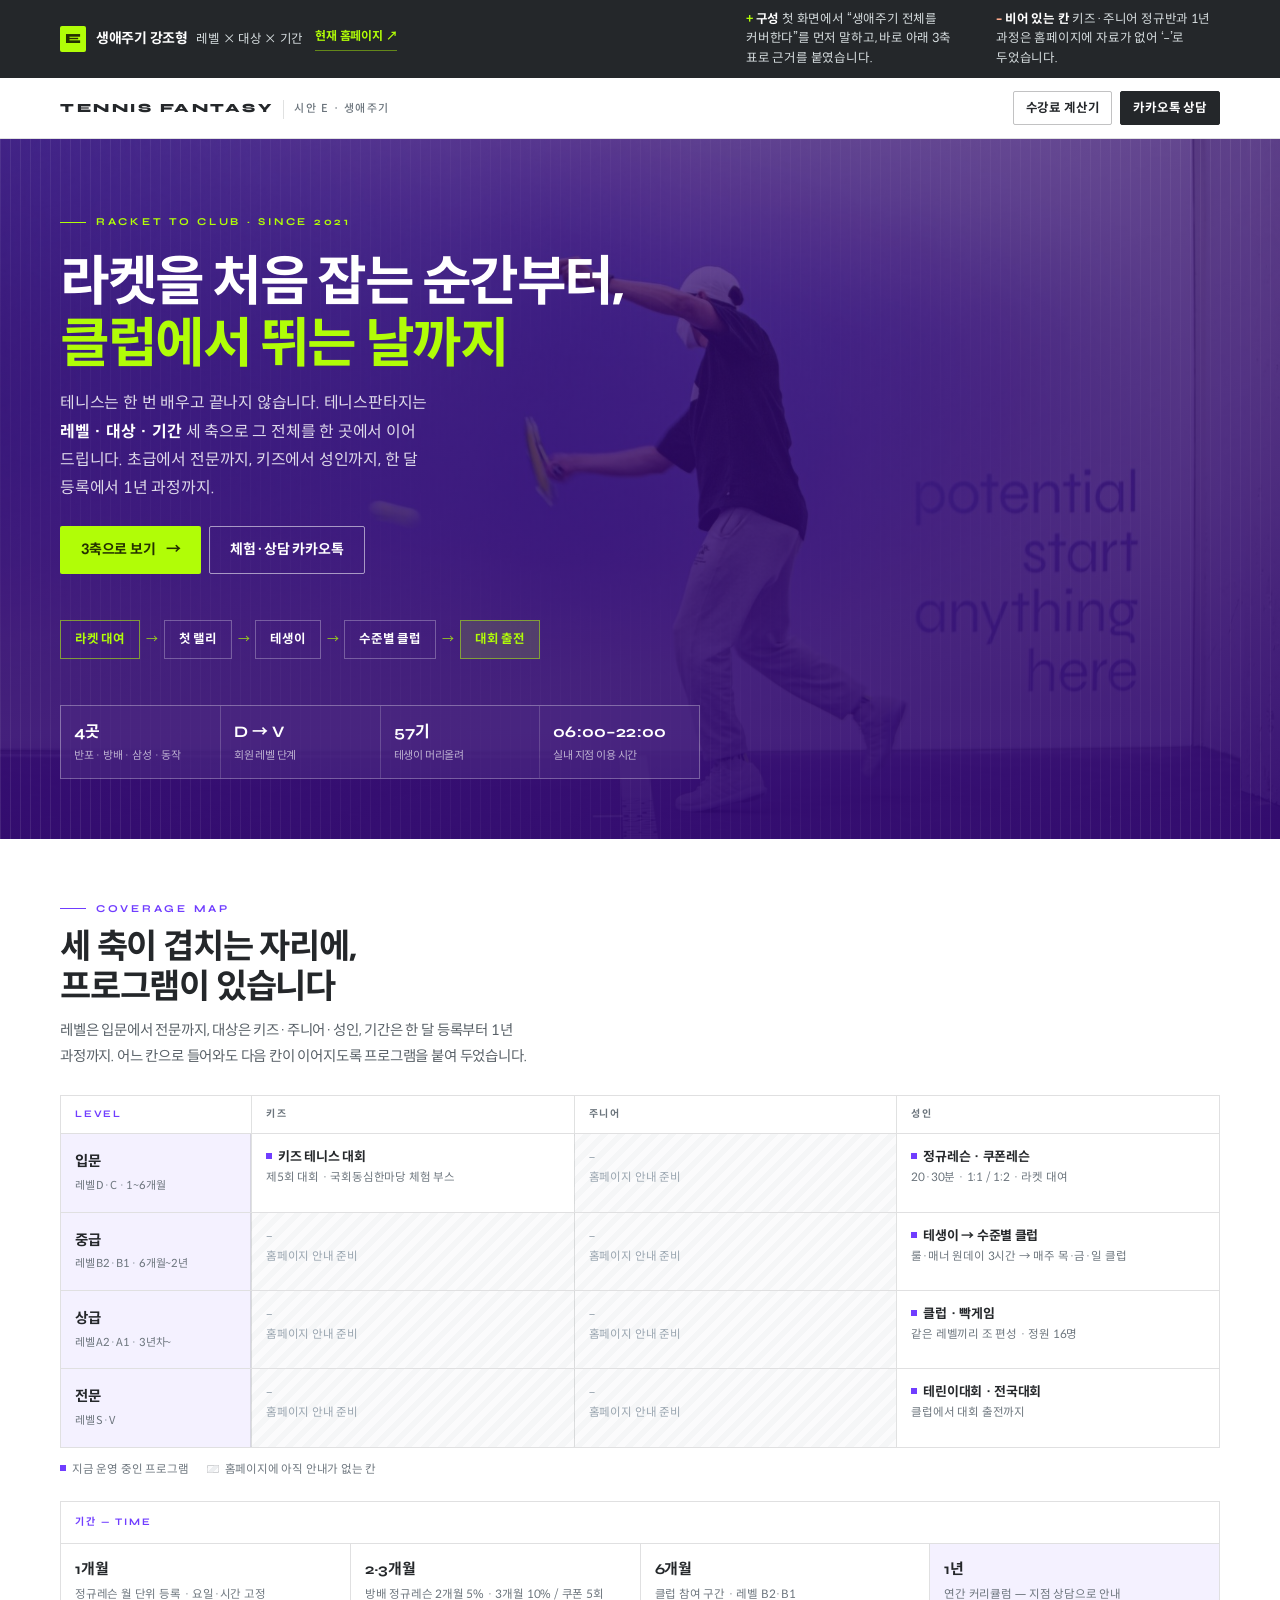
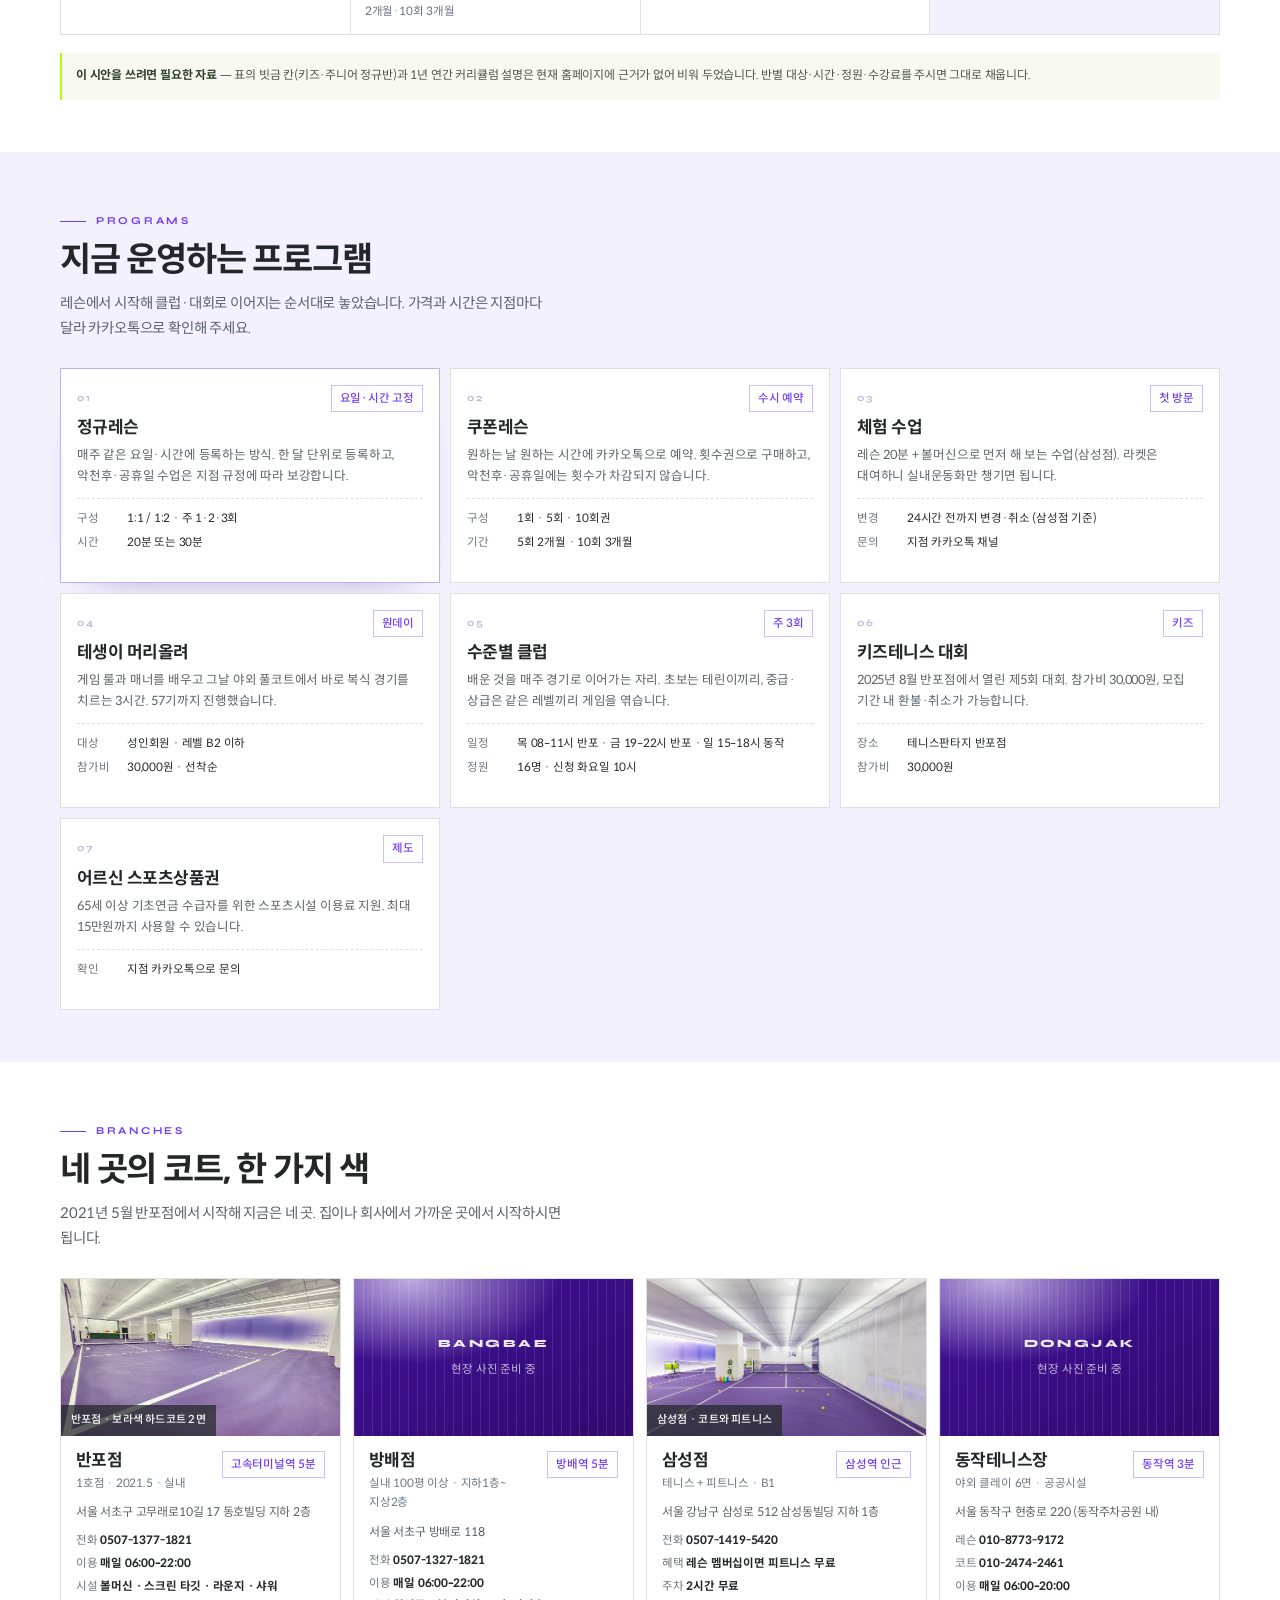
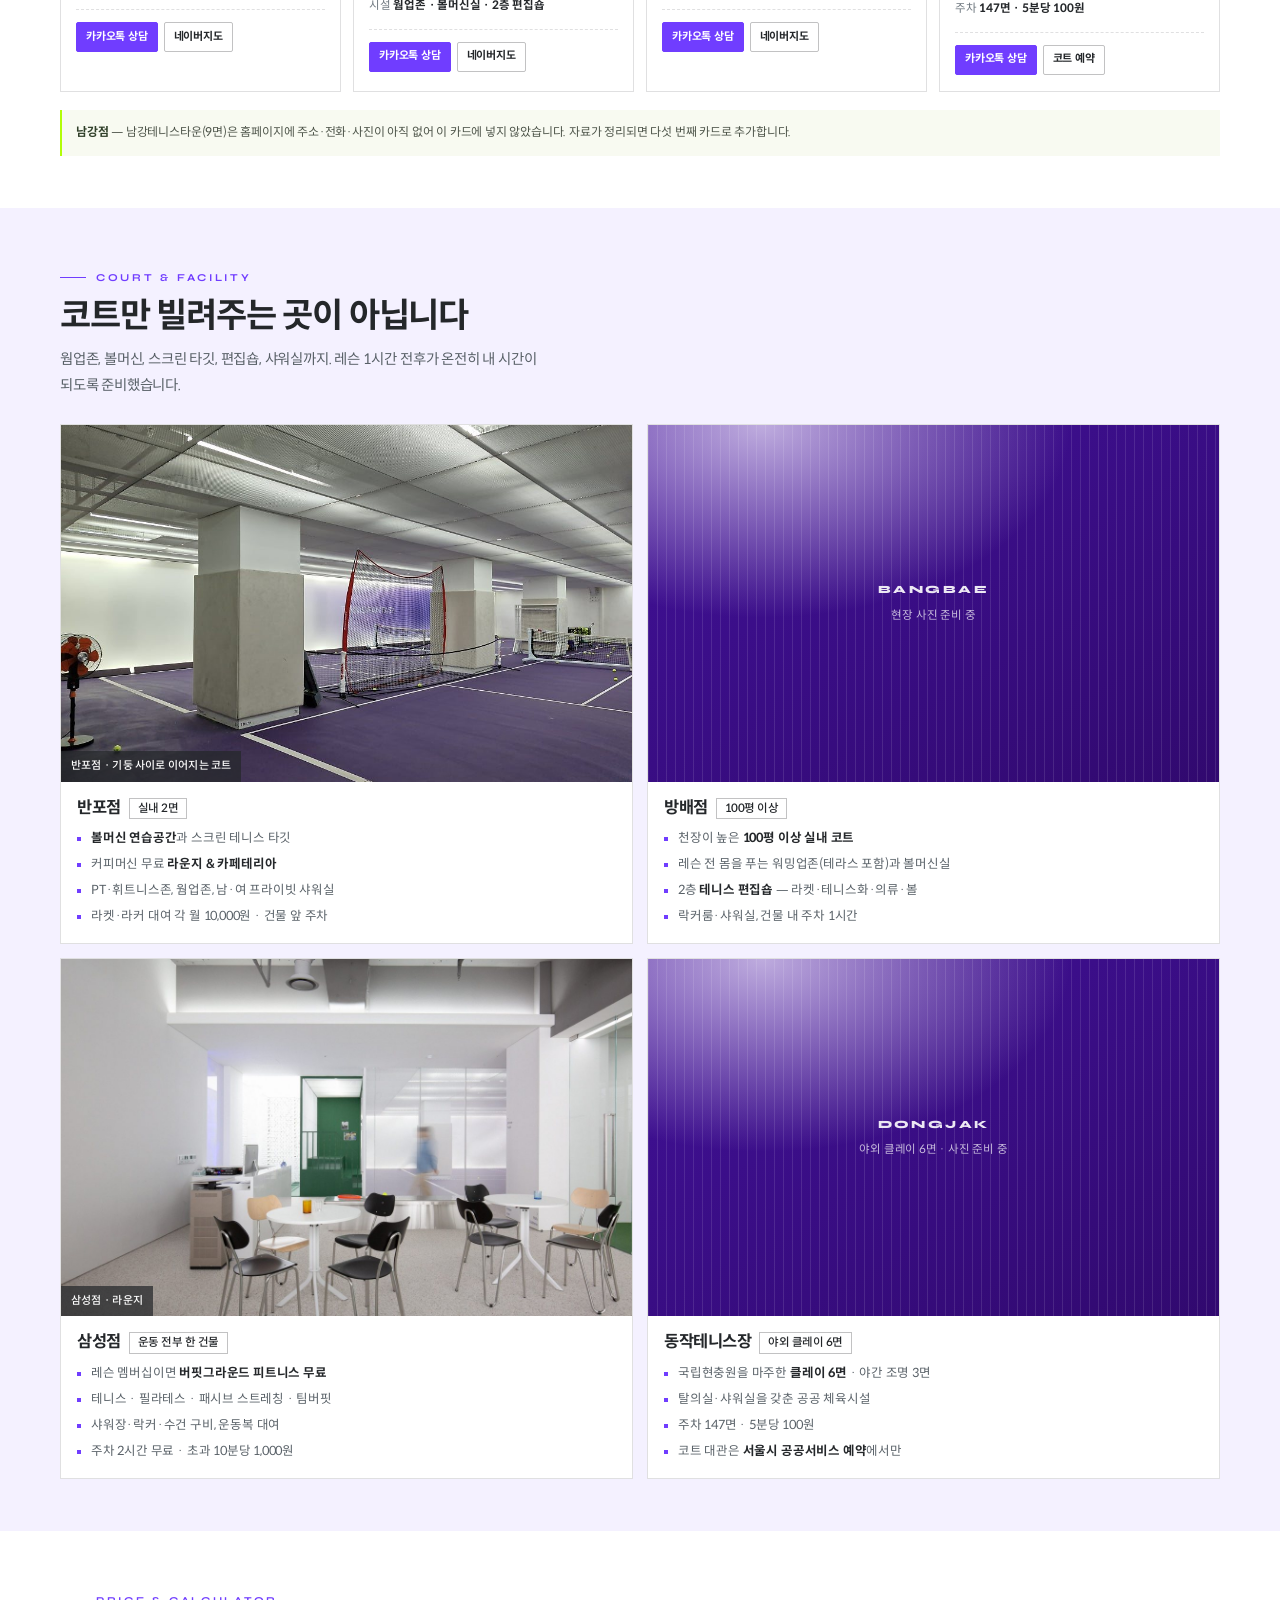
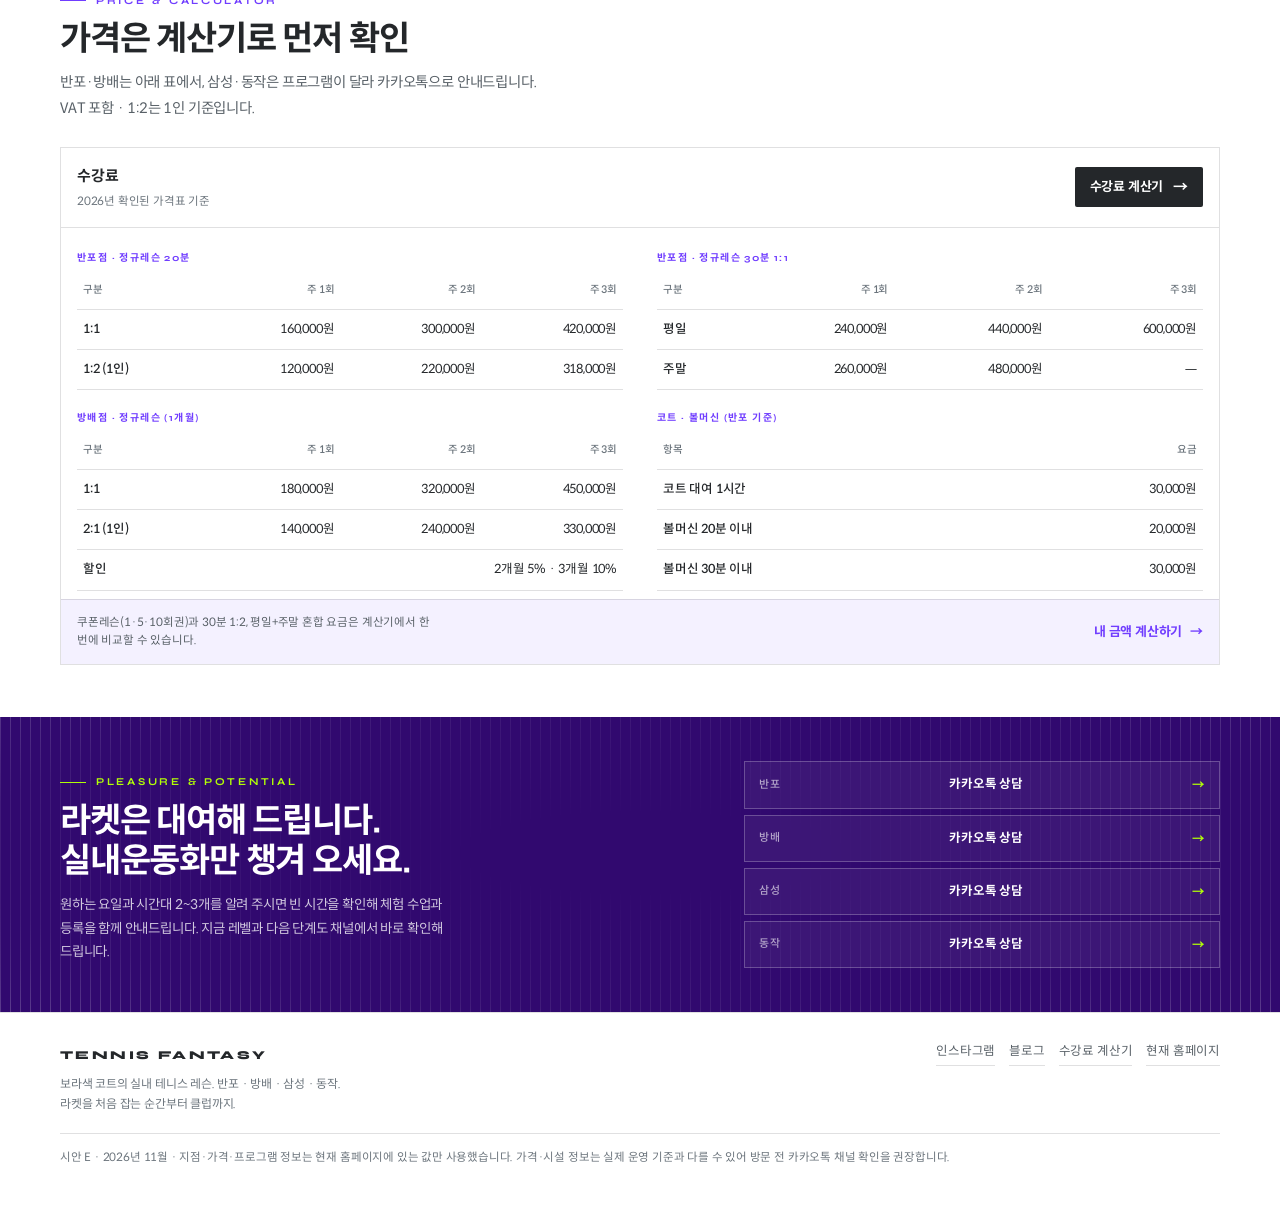
<file: mockups/e/index.html>
<!DOCTYPE html>
<html lang="ko">
<head>
<meta charset="UTF-8" />
<meta name="viewport" content="width=device-width, initial-scale=1" />
<title>시안 E · 생애주기 강조 — 테니스판타지 홈페이지 개편</title>
<meta name="description" content="테니스판타지 홈페이지 개편 시안 E. '라켓을 처음 잡는 순간부터 클럽까지'를 첫 화면에 세우고, 레벨·대상·기간 3축 매트릭스로 생애주기 전체 커버를 보여 주는 구성." />
<meta name="theme-color" content="#31096F" />
<link rel="icon" href="../assets/brand/favicon.svg" type="image/svg+xml" />
<link rel="stylesheet" href="../assets/base.css" />
<style>
/* ============================================================
   시안 E — 생애주기 강조형
   순서: 히어로 → 3축 매트릭스 → 프로그램 → 지점 → 코트·시설 → 가격·계산기 → 상담
   ============================================================ */

/* ---------- 히어로 ---------- */
.heroE{position:relative;overflow:hidden;background:var(--dark);color:#fff;isolation:isolate}
.heroE__bg{position:absolute;inset:0;z-index:-2}
.heroE__bg img{width:100%;height:100%;object-fit:cover;object-position:52% 46%}
.heroE__bg::after{
  content:"";position:absolute;inset:0;
  background:linear-gradient(180deg,rgba(49,9,111,.72) 0%,rgba(49,9,111,.82) 52%,rgba(49,9,111,.94) 100%);
}
.heroE .field{z-index:-1;opacity:.5}
.heroE__in{position:relative;padding:36px 0 32px;display:flex;flex-direction:column;gap:18px}
.heroE .eyebrow{color:var(--neon)}
.heroE h1{font-size:clamp(28px,7.8vw,54px);letter-spacing:-.045em;line-height:1.14}
.heroE h1 em{font-style:normal;color:var(--neon)}
.heroE__lead{margin-top:14px;max-width:40ch;font-size:14.5px;line-height:1.78;color:rgba(255,255,255,.84)}
.heroE__lead b{color:#fff;font-weight:700}
.heroE__btns{display:flex;flex-wrap:wrap;gap:8px;margin-top:22px}
.heroE__facts{display:grid;grid-template-columns:repeat(2,1fr);gap:1px;margin-top:24px;background:rgba(255,255,255,.18);border:1px solid rgba(255,255,255,.18)}
.heroE__facts div{padding:12px 13px;background:rgba(49,9,111,.55)}
.heroE__facts b{display:block;font-family:var(--latin);font-size:16px;font-weight:700;letter-spacing:.01em}
.heroE__facts span{display:block;margin-top:2px;font-size:11px;color:rgba(255,255,255,.66)}

/* 생애주기 경로 */
.path{display:flex;flex-wrap:wrap;align-items:center;gap:5px 6px;margin-top:24px}
.path span{
  flex:0 0 auto;padding:6px 10px;border:1px solid rgba(255,255,255,.28);
  font-size:11.5px;font-weight:700;letter-spacing:-.02em;white-space:nowrap;
}
.path span:first-child{border-color:rgba(177,253,7,.55);color:var(--neon)}
.path span:last-child{background:rgba(177,253,7,.14);border-color:rgba(177,253,7,.5);color:var(--neon)}
.path i{flex:0 0 auto;font-style:normal;font-family:var(--latin);font-size:12px;color:rgba(177,253,7,.8)}

/* ---------- 3축 매트릭스 ---------- */
.mx-wrap{margin-top:4px}
.mx{background:#fff;border:1px solid var(--line);border-bottom:0}
.mx__head{display:none}
.mx__row{border-bottom:1px solid var(--line)}
.mx__lv{padding:13px 14px;background:var(--tint);border-bottom:1px solid var(--line)}
.mx__lv b{display:block;font-size:14.5px;letter-spacing:-.03em}
.mx__lv span{display:block;margin-top:2px;font-size:11px;color:var(--gray-text)}
.mx__cell{padding:11px 14px 12px;border-bottom:1px solid var(--line)}
.mx__cell:last-child{border-bottom:0}
.mx__cell::before{
  content:attr(data-l);display:block;margin-bottom:3px;
  font-family:var(--latin);font-size:9.5px;font-weight:700;letter-spacing:.18em;
  text-transform:uppercase;color:var(--gray);
}
.mx__cell b{display:block;font-size:13px;letter-spacing:-.02em;line-height:1.4}
.mx__cell span{display:block;margin-top:3px;font-size:11.5px;color:var(--gray-text);line-height:1.55}
.mx__cell.is-on b::before{
  content:"";display:inline-block;width:6px;height:6px;margin-right:6px;vertical-align:2px;background:var(--purple);
}
.mx__cell.is-none{background:repeating-linear-gradient(135deg,#FBFBFC 0 6px,#F5F6F7 6px 12px)}
.mx__cell.is-none b{color:var(--gray);font-weight:500}
.mx__cell.is-none span{color:var(--gray)}
.legend{display:flex;flex-wrap:wrap;gap:6px 18px;margin-top:12px;font-size:11.5px;color:var(--gray-text)}
.legend i{display:inline-block;width:6px;height:6px;margin-right:6px;vertical-align:2px;background:var(--purple);font-style:normal}
.legend em{display:inline-block;width:12px;height:8px;margin-right:6px;vertical-align:0;font-style:normal;
  background:repeating-linear-gradient(135deg,#FBFBFC 0 4px,#ECEEF0 4px 8px);border:1px solid var(--line)}

/* 기간 축 */
.periods{margin-top:22px;border:1px solid var(--line);background:#fff}
.periods__head{padding:12px 14px;border-bottom:1px solid var(--line);font-family:var(--latin);font-size:10px;font-weight:700;letter-spacing:.2em;text-transform:uppercase;color:var(--purple)}
.periods__grid{display:grid;gap:1px;background:var(--line)}
.periods__grid div{padding:13px 14px;background:#fff}
.periods__grid b{display:block;font-family:var(--latin);font-size:15px;font-weight:700}
.periods__grid span{display:block;margin-top:3px;font-size:11.5px;color:var(--gray-text);line-height:1.55}
.periods__grid div:last-child{background:var(--tint)}

/* ---------- 프로그램 ---------- */
.progs{display:grid;gap:10px;margin-top:2px}
.prog{position:relative;border:1px solid var(--line);background:#fff;padding:16px 16px 18px}
.prog__top{display:flex;align-items:center;justify-content:space-between;gap:10px}
.prog__n{font-family:var(--latin);font-size:10px;font-weight:700;letter-spacing:.16em;color:var(--lpurple)}
.prog h3{font-size:17px;margin-top:6px;letter-spacing:-.03em}
.prog p{margin-top:7px;font-size:12.5px;color:var(--muted);line-height:1.68}
.prog dl{display:grid;gap:4px;margin-top:11px;padding-top:10px;border-top:1px dashed var(--line);font-size:11.5px}
.prog dl div{display:flex;gap:8px}
.prog dt{flex:0 0 42px;color:var(--gray-text)}
.prog dd{margin:0;color:var(--ink)}
.prog--key{border-color:rgba(112,61,255,.42);box-shadow:0 18px 40px -34px rgba(49,9,111,.6)}

/* ---------- 지점 ---------- */
.branchesE{display:grid;gap:12px;margin-top:2px}
.bcardE{border:1px solid var(--line);background:#fff;display:flex;flex-direction:column}
.bcardE .shot,.bcardE .ph{aspect-ratio:16/9;min-height:0}
.bcardE__body{padding:15px 15px 16px;display:flex;flex-direction:column;gap:0;flex:1}
.bcardE__top{display:flex;align-items:flex-start;justify-content:space-between;gap:8px}
.bcardE h3{font-size:17px;letter-spacing:-.03em}
.bcardE__type{margin-top:3px;font-size:11.5px;color:var(--gray-text)}
.bcardE__addr{margin-top:10px;font-size:12px;color:var(--muted);line-height:1.6}
.bcardE__meta{display:grid;gap:3px;margin-top:9px;font-size:11.5px;color:var(--gray-text)}
.bcardE__meta b{color:var(--ink);font-weight:700}
.bcardE__links{display:flex;flex-wrap:wrap;gap:6px;margin-top:13px;padding-top:12px;border-top:1px dashed var(--line)}
.bcardE__links a{
  display:inline-flex;align-items:center;height:32px;padding:0 11px;border:1px solid var(--line-2);
  font-size:11.5px;font-weight:700;border-radius:2px;
}
.bcardE__meta span{display:block}
.bcardE__meta b{white-space:nowrap}
@media(max-width:479px){
  .headact a:not(.is-solid){display:none}
  .brand__en{font-size:11px;letter-spacing:.14em}
}
.bcardE__links a.solid{background:var(--purple);border-color:var(--purple);color:#fff}

/* ---------- 코트·시설 ---------- */
.facs{display:grid;gap:14px;margin-top:2px}
.fac{border:1px solid var(--line);background:#fff;overflow:hidden}
.fac .shot,.fac .ph{aspect-ratio:16/10}
.fac__body{padding:16px}
.fac__body h3{font-size:16.5px;letter-spacing:-.03em;display:flex;align-items:center;gap:8px;flex-wrap:wrap}
.fac__body ul{margin-top:10px;display:grid;gap:6px}
.fac__body li{position:relative;padding-left:14px;font-size:12.5px;color:var(--muted);line-height:1.6}
.fac__body li::before{content:"";position:absolute;left:0;top:8px;width:4px;height:4px;background:var(--purple)}
.fac__body li b{color:var(--ink)}

/* ---------- 가격 ---------- */
.priceE{margin-top:2px;border:1px solid var(--line);background:#fff}
.priceE__head{padding:15px 16px;border-bottom:1px solid var(--line);display:flex;flex-wrap:wrap;gap:8px 14px;align-items:center;justify-content:space-between}
.priceE__head strong{font-size:15px}
.priceE__head p{font-size:11.5px;color:var(--gray-text);margin-top:2px}
.priceE__tables{padding:2px 16px 8px;display:grid;gap:0}
table.px{width:100%;border-collapse:collapse;font-size:12.5px;margin-top:8px}
table.px caption{text-align:left;padding:12px 0 6px;font-family:var(--latin);font-size:10px;font-weight:700;letter-spacing:.14em;text-transform:uppercase;color:var(--purple)}
table.px th,table.px td{padding:9px 6px;border-bottom:1px solid var(--line);text-align:right;white-space:nowrap}
table.px thead th{font-size:10.5px;font-weight:500;color:var(--gray-text)}
table.px tbody th{text-align:left;font-weight:500}
table.px td:first-child,table.px th:first-child{text-align:left;white-space:normal}
.priceE__foot{padding:14px 16px;border-top:1px solid var(--line);background:var(--tint);display:flex;flex-wrap:wrap;gap:10px;align-items:center;justify-content:space-between;font-size:11.5px;color:var(--muted)}
.priceE__foot span{max-width:52ch;line-height:1.6}

/* ---------- 상담 CTA ---------- */
.ctaE{position:relative;overflow:hidden;background:var(--dark);color:#fff;padding:44px 0}
.ctaE .field{z-index:0}
.ctaE__in{position:relative;z-index:1}
.ctaE h2{font-size:clamp(22px,5.6vw,34px);margin-top:10px}
.ctaE p{margin-top:12px;font-size:13.5px;color:rgba(255,255,255,.78);line-height:1.75;max-width:48ch}
.ctaE .eyebrow{color:var(--neon)}
.ctaE__grid{display:grid;gap:24px}
.chan{display:grid;gap:6px;margin-top:20px}
.chan a{
  display:flex;align-items:center;justify-content:space-between;gap:10px;padding:12px 14px;
  border:1px solid rgba(255,255,255,.24);font-size:12.5px;font-weight:700;background:rgba(255,255,255,.05);
}
.chan a span{font-family:var(--latin);font-size:11px;font-weight:500;color:rgba(255,255,255,.62);letter-spacing:.06em}
.chan a::after{content:"→";font-family:var(--latin);color:var(--neon)}

section[id]{scroll-margin-top:calc(var(--hdr) + 12px)}
.nowrap{white-space:nowrap}

/* 메모 */
.memo{margin-top:18px;padding:13px 14px;border-left:2px solid var(--neon);background:#F8FAF1;font-size:12px;line-height:1.7;color:#4C5348}
.memo b{color:#31402A}

/* ---------- 데스크톱 ---------- */
@media(min-width:760px){
  .heroE__in{padding:56px 0 48px;gap:22px}
  .heroE__facts{grid-template-columns:repeat(4,1fr);max-width:640px}
  .heroE__lead{font-size:16px}
  .path span{padding:8px 14px;font-size:12.5px}

  .mx__head,.mx__row{display:grid;grid-template-columns:190px repeat(3,1fr)}
  .mx__head{border-bottom:1px solid var(--line);background:#fff}
  .mx__head span{padding:10px 14px;border-left:1px solid var(--line);font-family:var(--latin);font-size:10px;font-weight:700;letter-spacing:.18em;text-transform:uppercase;color:var(--gray-text)}
  .mx__head span:first-child{border-left:0;color:var(--purple)}
  .mx__row{border-bottom:1px solid var(--line)}
  .mx__lv{border-bottom:0;border-right:1px solid var(--line);display:flex;flex-direction:column;justify-content:center;padding:16px 14px}
  .mx__cell{border-bottom:0;border-left:1px solid var(--line);padding:14px}
  .mx__cell::before{display:none}
  .mx__cell b{font-size:13px}
  .mx__cell span{font-size:11.5px;line-height:1.5}

  .periods__grid{grid-template-columns:repeat(4,1fr)}
  .progs{grid-template-columns:1fr 1fr}
  .branchesE{grid-template-columns:1fr 1fr}
  .facs{grid-template-columns:1fr 1fr}
  .chan{grid-template-columns:1fr 1fr}
  .priceE__tables{grid-template-columns:1fr 1fr;column-gap:34px}
}
@media(min-width:1040px){
  .heroE__in{padding:74px 0 60px}
  .progs{grid-template-columns:repeat(3,1fr)}
  .branchesE{grid-template-columns:repeat(4,1fr)}
  .bcardE__links a{height:30px;padding:0 9px;font-size:11px}
  .facs{grid-template-columns:1fr 1fr}
  .ctaE__grid{display:grid;grid-template-columns:1.15fr .85fr;gap:40px;align-items:center}
  .chan{margin-top:0;grid-template-columns:1fr}
}
</style>
</head>
<body>

<div class="mockbar">
  <div class="mockbar__in">
    <div class="mockbar__top">
      <div class="mockbar__id">
        <span class="mockbar__letter">E</span>
        <span class="mockbar__title">생애주기 강조형 <em>레벨 × 대상 × 기간</em></span>
      </div>
      <a class="mockbar__back" href="https://ouy2006.github.io/tf-calc/homepage/" target="_blank" rel="noopener">현재 홈페이지 ↗</a>
    </div>
    <div class="mockbar__notes">
      <span class="good"><b>구성</b> 첫 화면에서 “생애주기 전체를 커버한다”를 먼저 말하고, 바로 아래 3축 표로 근거를 붙였습니다.</span>
      <span class="bad"><b>비어 있는 칸</b> 키즈·주니어 정규반과 1년 과정은 홈페이지에 자료가 없어 ‘–’로 두었습니다.</span>
    </div>
  </div>
</div>

<header class="sitehead">
  <div class="sitehead__in">
    <a class="brand" href="index.html"><span class="brand__en">TENNIS FANTASY</span><span class="brand__kr">시안 E · 생애주기</span></a>
    <div class="headact">
      <a href="https://ouy2006.github.io/tf-calc/" target="_blank" rel="noopener">수강료 계산기</a>
      <a class="is-solid" href="https://pf.kakao.com/_xhumzs" target="_blank" rel="noopener">카카오톡 상담</a>
    </div>
  </div>
</header>

<main>

  <!-- ================= 히어로 ================= -->
  <section class="heroE">
    <div class="heroE__bg" aria-hidden="true"><img src="../assets/images/hero.jpg" alt="" fetchpriority="high" /></div>
    <div class="field" aria-hidden="true"></div>
    <div class="wrap heroE__in">
      <span class="eyebrow">Racket to Club · Since 2021</span>
      <div>
        <h1>라켓을 처음 잡는 순간부터,<br /><em>클럽에서 뛰는 날까지</em></h1>
        <p class="heroE__lead">
          테니스는 한 번 배우고 끝나지 않습니다. 테니스판타지는
          <b><span class="nowrap">레벨 · 대상 · 기간</span></b> 세 축으로 그 전체를 한 곳에서 이어 드립니다.
          초급에서 전문까지, 키즈에서 성인까지, 한 달 등록에서 1년 과정까지.
        </p>
        <div class="heroE__btns">
          <a class="btn btn--neon" href="#coverage">3축으로 보기 <span class="btn__arrow" aria-hidden="true">→</span></a>
          <a class="btn btn--ghost" href="https://pf.kakao.com/_xhumzs" target="_blank" rel="noopener">체험·상담 카카오톡</a>
        </div>
      </div>

      <div class="path" aria-label="테니스 생애주기 경로">
        <span>라켓 대여</span><i>→</i><span>첫 랠리</span><i>→</i><span>테생이</span><i>→</i><span>수준별 클럽</span><i>→</i><span>대회 출전</span>
      </div>

      <div class="heroE__facts">
        <div><b>4곳</b><span>반포 · 방배 · 삼성 · 동작</span></div>
        <div><b>D → V</b><span>회원 레벨 단계</span></div>
        <div><b>57기</b><span>테생이 머리올려</span></div>
        <div><b>06:00–22:00</b><span>실내 지점 이용 시간</span></div>
      </div>
    </div>
  </section>

  <!-- ================= 3축 매트릭스 ================= -->
  <section class="section" id="coverage">
    <div class="wrap">
      <div class="sec-head">
        <span class="eyebrow">Coverage Map</span>
        <h2>세 축이 겹치는 자리에,<br />프로그램이 있습니다</h2>
        <p>
          레벨은 입문에서 전문까지, 대상은 키즈·주니어·성인, 기간은 한 달 등록부터 1년 과정까지.
          어느 칸으로 들어와도 다음 칸이 이어지도록 프로그램을 붙여 두었습니다.
        </p>
      </div>

      <div class="mx-wrap">
        <div class="mx">
          <div class="mx__head" aria-hidden="true"><span>Level</span><span>키즈</span><span>주니어</span><span>성인</span></div>

          <div class="mx__row">
            <div class="mx__lv"><b>입문</b><span>레벨 D·C · 1~6개월</span></div>
            <div class="mx__cell is-on" data-l="키즈"><b>키즈 테니스 대회</b><span>제5회 대회 · 국회동심한마당 체험 부스</span></div>
            <div class="mx__cell is-none" data-l="주니어"><b>–</b><span>홈페이지 안내 준비</span></div>
            <div class="mx__cell is-on" data-l="성인"><b>정규레슨 · 쿠폰레슨</b><span>20·30분 · 1:1 / 1:2 · 라켓 대여</span></div>
          </div>

          <div class="mx__row">
            <div class="mx__lv"><b>중급</b><span>레벨 B2·B1 · 6개월~2년</span></div>
            <div class="mx__cell is-none" data-l="키즈"><b>–</b><span>홈페이지 안내 준비</span></div>
            <div class="mx__cell is-none" data-l="주니어"><b>–</b><span>홈페이지 안내 준비</span></div>
            <div class="mx__cell is-on" data-l="성인"><b>테생이 → 수준별 클럽</b><span>룰·매너 원데이 3시간 → 매주 목·금·일 클럽</span></div>
          </div>

          <div class="mx__row">
            <div class="mx__lv"><b>상급</b><span>레벨 A2·A1 · 3년차~</span></div>
            <div class="mx__cell is-none" data-l="키즈"><b>–</b><span>홈페이지 안내 준비</span></div>
            <div class="mx__cell is-none" data-l="주니어"><b>–</b><span>홈페이지 안내 준비</span></div>
            <div class="mx__cell is-on" data-l="성인"><b>클럽 · 빡게임</b><span>같은 레벨끼리 조 편성 · 정원 16명</span></div>
          </div>

          <div class="mx__row">
            <div class="mx__lv"><b>전문</b><span>레벨 S·V</span></div>
            <div class="mx__cell is-none" data-l="키즈"><b>–</b><span>홈페이지 안내 준비</span></div>
            <div class="mx__cell is-none" data-l="주니어"><b>–</b><span>홈페이지 안내 준비</span></div>
            <div class="mx__cell is-on" data-l="성인"><b>테린이대회 · 전국대회</b><span>클럽에서 대회 출전까지</span></div>
          </div>
        </div>

        <div class="legend">
          <span><i></i>지금 운영 중인 프로그램</span>
          <span><em></em>홈페이지에 아직 안내가 없는 칸</span>
        </div>
      </div>

      <div class="periods">
        <div class="periods__head">기간 — Time</div>
        <div class="periods__grid">
          <div><b>1개월</b><span>정규레슨 월 단위 등록 · 요일·시간 고정</span></div>
          <div><b>2~3개월</b><span>방배 정규레슨 2개월 5% · 3개월 10% / 쿠폰 5회 2개월·10회 3개월</span></div>
          <div><b>6개월</b><span>클럽 참여 구간 · 레벨 B2·B1</span></div>
          <div><b>1년</b><span>연간 커리큘럼 — 지점 상담으로 안내</span></div>
        </div>
      </div>

      <div class="memo">
        <b>이 시안을 쓰려면 필요한 자료</b> — 표의 빗금 칸(키즈·주니어 정규반)과 1년 연간 커리큘럼 설명은
        현재 홈페이지에 근거가 없어 비워 두었습니다. 반별 대상·시간·정원·수강료를 주시면 그대로 채웁니다.
      </div>
    </div>
  </section>

  <!-- ================= 프로그램 ================= -->
  <section class="section section--tint" id="program">
    <div class="wrap">
      <div class="sec-head">
        <span class="eyebrow">Programs</span>
        <h2>지금 운영하는 프로그램</h2>
        <p>레슨에서 시작해 클럽·대회로 이어지는 순서대로 놓았습니다. 가격과 시간은 지점마다 달라 카카오톡으로 확인해 주세요.</p>
      </div>

      <div class="progs">
        <article class="prog prog--key">
          <div class="prog__top"><span class="prog__n">01</span><span class="tag">요일·시간 고정</span></div>
          <h3>정규레슨</h3>
          <p>매주 같은 요일·시간에 등록하는 방식. 한 달 단위로 등록하고, 악천후·공휴일 수업은 지점 규정에 따라 보강합니다.</p>
          <dl>
            <div><dt>구성</dt><dd>1:1 / 1:2 · 주 1·2·3회</dd></div>
            <div><dt>시간</dt><dd>20분 또는 30분</dd></div>
          </dl>
        </article>

        <article class="prog">
          <div class="prog__top"><span class="prog__n">02</span><span class="tag">수시 예약</span></div>
          <h3>쿠폰레슨</h3>
          <p>원하는 날 원하는 시간에 카카오톡으로 예약. 횟수권으로 구매하고, 악천후·공휴일에는 횟수가 차감되지 않습니다.</p>
          <dl>
            <div><dt>구성</dt><dd>1회 · 5회 · 10회권</dd></div>
            <div><dt>기간</dt><dd>5회 2개월 · 10회 3개월</dd></div>
          </dl>
        </article>

        <article class="prog">
          <div class="prog__top"><span class="prog__n">03</span><span class="tag">첫 방문</span></div>
          <h3>체험 수업</h3>
          <p>레슨 20분 + 볼머신으로 먼저 해 보는 수업(삼성점). 라켓은 대여하니 실내운동화만 챙기면 됩니다.</p>
          <dl>
            <div><dt>변경</dt><dd>24시간 전까지 변경·취소 (삼성점 기준)</dd></div>
            <div><dt>문의</dt><dd>지점 카카오톡 채널</dd></div>
          </dl>
        </article>

        <article class="prog">
          <div class="prog__top"><span class="prog__n">04</span><span class="tag">원데이</span></div>
          <h3>테생이 머리올려</h3>
          <p>게임 룰과 매너를 배우고 그날 야외 풀코트에서 바로 복식 경기를 치르는 3시간. 57기까지 진행했습니다.</p>
          <dl>
            <div><dt>대상</dt><dd>성인회원 · 레벨 B2 이하</dd></div>
            <div><dt>참가비</dt><dd>30,000원 · 선착순</dd></div>
          </dl>
        </article>

        <article class="prog">
          <div class="prog__top"><span class="prog__n">05</span><span class="tag">주 3회</span></div>
          <h3>수준별 클럽</h3>
          <p>배운 것을 매주 경기로 이어가는 자리. 초보는 테린이끼리, 중급·상급은 같은 레벨끼리 게임을 엮습니다.</p>
          <dl>
            <div><dt>일정</dt><dd>목 08–11시 반포 · 금 19–22시 반포 · 일 15–18시 동작</dd></div>
            <div><dt>정원</dt><dd>16명 · 신청 화요일 10시</dd></div>
          </dl>
        </article>

        <article class="prog">
          <div class="prog__top"><span class="prog__n">06</span><span class="tag">키즈</span></div>
          <h3>키즈테니스 대회</h3>
          <p>2025년 8월 반포점에서 열린 제5회 대회. 참가비 30,000원, 모집 기간 내 환불·취소가 가능합니다.</p>
          <dl>
            <div><dt>장소</dt><dd>테니스판타지 반포점</dd></div>
            <div><dt>참가비</dt><dd>30,000원</dd></div>
          </dl>
        </article>

        <article class="prog">
          <div class="prog__top"><span class="prog__n">07</span><span class="tag">제도</span></div>
          <h3>어르신 스포츠상품권</h3>
          <p>65세 이상 기초연금 수급자를 위한 스포츠시설 이용료 지원. 최대 15만원까지 사용할 수 있습니다.</p>
          <dl>
            <div><dt>확인</dt><dd>지점 카카오톡으로 문의</dd></div>
          </dl>
        </article>
      </div>
    </div>
  </section>

  <!-- ================= 지점 ================= -->
  <section class="section" id="branch">
    <div class="wrap">
      <div class="sec-head">
        <span class="eyebrow">Branches</span>
        <h2>네 곳의 코트, 한 가지 색</h2>
        <p>2021년 5월 반포점에서 시작해 지금은 네 곳. 집이나 회사에서 가까운 곳에서 시작하시면 됩니다.</p>
      </div>

      <div class="branchesE">
        <article class="bcardE">
          <div class="shot"><img src="../assets/images/banpo-court-wide.jpg" alt="반포점 보라색 실내 코트 전경" loading="lazy" /><span class="shot__cap">반포점 · 보라색 하드코트 2면</span></div>
          <div class="bcardE__body">
            <div class="bcardE__top">
              <div><h3>반포점</h3><p class="bcardE__type">1호점 · 2021.5 · 실내</p></div>
              <span class="tag">고속터미널역 5분</span>
            </div>
            <p class="bcardE__addr">서울 서초구 고무래로10길 17 동호빌딩 지하 2층</p>
            <div class="bcardE__meta">
              <span>전화 <b>0507-1377-1821</b></span>
              <span>이용 <b>매일 06:00–22:00</b></span>
              <span>시설 <b>볼머신 · 스크린 타깃 · 라운지 · 샤워</b></span>
            </div>
            <div class="bcardE__links">
              <a class="solid" href="https://pf.kakao.com/_xhumzs" target="_blank" rel="noopener">카카오톡 상담</a>
              <a href="https://map.naver.com/p/search/%ED%85%8C%EB%8B%88%EC%8A%A4%ED%8C%90%ED%83%80%EC%A7%80%20%EB%B0%98%ED%8F%AC%EC%A0%90" target="_blank" rel="noopener">네이버지도</a>
            </div>
          </div>
        </article>

        <article class="bcardE">
          <div class="ph"><div class="ph__in"><b>BANGBAE</b><span>현장 사진 준비 중</span></div></div>
          <div class="bcardE__body">
            <div class="bcardE__top">
              <div><h3>방배점</h3><p class="bcardE__type">실내 100평 이상 · 지하1층~지상2층</p></div>
              <span class="tag">방배역 5분</span>
            </div>
            <p class="bcardE__addr">서울 서초구 방배로 118</p>
            <div class="bcardE__meta">
              <span>전화 <b>0507-1327-1821</b></span>
              <span>이용 <b>매일 06:00–22:00</b></span>
              <span>시설 <b>웜업존 · 볼머신실 · 2층 편집숍</b></span>
            </div>
            <div class="bcardE__links">
              <a class="solid" href="https://pf.kakao.com/_TYdxfb" target="_blank" rel="noopener">카카오톡 상담</a>
              <a href="https://map.naver.com/p/search/%ED%85%8C%EB%8B%88%EC%8A%A4%ED%8C%90%ED%83%80%EC%A7%80%20%EB%B0%A9%EB%B0%B0%EC%A0%90" target="_blank" rel="noopener">네이버지도</a>
            </div>
          </div>
        </article>

        <article class="bcardE">
          <div class="shot"><img src="../assets/images/samsung-court.jpg" alt="삼성점 실내 코트" loading="lazy" /><span class="shot__cap">삼성점 · 코트와 피트니스</span></div>
          <div class="bcardE__body">
            <div class="bcardE__top">
              <div><h3>삼성점</h3><p class="bcardE__type">테니스 + 피트니스 · B1</p></div>
              <span class="tag">삼성역 인근</span>
            </div>
            <p class="bcardE__addr">서울 강남구 삼성로 512 삼성동빌딩 지하 1층</p>
            <div class="bcardE__meta">
              <span>전화 <b>0507-1419-5420</b></span>
              <span>혜택 <b>레슨 멤버십이면 피트니스 무료</b></span>
              <span>주차 <b>2시간 무료</b></span>
            </div>
            <div class="bcardE__links">
              <a class="solid" href="https://pf.kakao.com/_XelyG" target="_blank" rel="noopener">카카오톡 상담</a>
              <a href="https://map.naver.com/p/search/%ED%85%8C%EB%8B%88%EC%8A%A4%ED%8C%90%ED%83%80%EC%A7%80%20%EC%82%BC%EC%84%B1%EC%A0%90" target="_blank" rel="noopener">네이버지도</a>
            </div>
          </div>
        </article>

        <article class="bcardE">
          <div class="ph"><div class="ph__in"><b>DONGJAK</b><span>현장 사진 준비 중</span></div></div>
          <div class="bcardE__body">
            <div class="bcardE__top">
              <div><h3>동작테니스장</h3><p class="bcardE__type">야외 클레이 6면 · 공공시설</p></div>
              <span class="tag">동작역 3분</span>
            </div>
            <p class="bcardE__addr">서울 동작구 현충로 220 (동작주차공원 내)</p>
            <div class="bcardE__meta">
              <span>레슨 <b>010-8773-9172</b></span>
              <span>코트 <b>010-2474-2461</b></span>
              <span>이용 <b>매일 06:00–20:00</b></span>
              <span>주차 <b>147면 · 5분당 100원</b></span>
            </div>
            <div class="bcardE__links">
              <a class="solid" href="https://pf.kakao.com/_jxkxaxhn" target="_blank" rel="noopener">카카오톡 상담</a>
              <a href="https://yeyak.seoul.go.kr" target="_blank" rel="noopener">코트 예약</a>
            </div>
          </div>
        </article>
      </div>

      <div class="memo">
        <b>남강점</b> — 남강테니스타운(9면)은 홈페이지에 주소·전화·사진이 아직 없어 이 카드에 넣지 않았습니다.
        자료가 정리되면 다섯 번째 카드로 추가합니다.
      </div>
    </div>
  </section>

  <!-- ================= 코트·시설 ================= -->
  <section class="section section--tint" id="facility">
    <div class="wrap">
      <div class="sec-head">
        <span class="eyebrow">Court &amp; Facility</span>
        <h2>코트만 빌려주는 곳이 아닙니다</h2>
        <p>웜업존, 볼머신, 스크린 타깃, 편집숍, 샤워실까지. 레슨 1시간 전후가 온전히 내 시간이 되도록 준비했습니다.</p>
      </div>

      <div class="facs">
        <article class="fac">
          <div class="shot"><img src="../assets/images/banpo-court.jpg" alt="기둥 사이로 이어지는 반포점 보라색 코트" loading="lazy" /><span class="shot__cap">반포점 · 기둥 사이로 이어지는 코트</span></div>
          <div class="fac__body">
            <h3>반포점 <span class="tag tag--ok">실내 2면</span></h3>
            <ul>
              <li><b>볼머신 연습공간</b>과 스크린 테니스 타깃</li>
              <li>커피머신 무료 <b>라운지 &amp; 카페테리아</b></li>
              <li>PT·휘트니스존, 웜업존, 남·여 프라이빗 샤워실</li>
              <li>라켓·라커 대여 각 월 10,000원 · 건물 앞 주차</li>
            </ul>
          </div>
        </article>

        <article class="fac">
          <div class="ph"><div class="ph__in"><b>BANGBAE</b><span>현장 사진 준비 중</span></div></div>
          <div class="fac__body">
            <h3>방배점 <span class="tag tag--ok">100평 이상</span></h3>
            <ul>
              <li>천장이 높은 <b>100평 이상 실내 코트</b></li>
              <li>레슨 전 몸을 푸는 워밍업존(테라스 포함)과 볼머신실</li>
              <li>2층 <b>테니스 편집숍</b> — 라켓·테니스화·의류·볼</li>
              <li>락커룸·샤워실, 건물 내 주차 1시간</li>
            </ul>
          </div>
        </article>

        <article class="fac">
          <div class="shot"><img src="../assets/images/samsung-lounge.jpg" alt="삼성점 라운지와 카페 테이블" loading="lazy" /><span class="shot__cap">삼성점 · 라운지</span></div>
          <div class="fac__body">
            <h3>삼성점 <span class="tag tag--ok">운동 전부 한 건물</span></h3>
            <ul>
              <li>레슨 멤버십이면 <b>버핏그라운드 피트니스 무료</b></li>
              <li>테니스 · 필라테스 · 패시브 스트레칭 · 팀버핏</li>
              <li>샤워장·락커·수건 구비, 운동복 대여</li>
              <li>주차 2시간 무료 · 초과 10분당 1,000원</li>
            </ul>
          </div>
        </article>

        <article class="fac">
          <div class="ph"><div class="ph__in"><b>DONGJAK</b><span>야외 클레이 6면 · 사진 준비 중</span></div></div>
          <div class="fac__body">
            <h3>동작테니스장 <span class="tag tag--ok">야외 클레이 6면</span></h3>
            <ul>
              <li>국립현충원을 마주한 <b>클레이 6면</b> · 야간 조명 3면</li>
              <li>탈의실·샤워실을 갖춘 공공 체육시설</li>
              <li>주차 147면 · 5분당 100원</li>
              <li>코트 대관은 <b>서울시 공공서비스 예약</b>에서만</li>
            </ul>
          </div>
        </article>
      </div>
    </div>
  </section>

  <!-- ================= 가격·계산기 ================= -->
  <section class="section" id="price">
    <div class="wrap">
      <div class="sec-head">
        <span class="eyebrow">Price &amp; Calculator</span>
        <h2>가격은 계산기로 먼저 확인</h2>
        <p>반포·방배는 아래 표에서, 삼성·동작은 프로그램이 달라 카카오톡으로 안내드립니다. VAT 포함 · 1:2는 1인 기준입니다.</p>
      </div>

      <div class="priceE">
        <div class="priceE__head">
          <div><strong>수강료</strong><p>2026년 확인된 가격표 기준</p></div>
          <a class="btn btn--dark btn--sm" href="https://ouy2006.github.io/tf-calc/" target="_blank" rel="noopener">수강료 계산기 <span class="btn__arrow" aria-hidden="true">→</span></a>
        </div>

        <div class="priceE__tables">
          <table class="px">
            <caption>반포점 · 정규레슨 20분</caption>
            <thead><tr><th scope="col">구분</th><th scope="col">주 1회</th><th scope="col">주 2회</th><th scope="col">주 3회</th></tr></thead>
            <tbody>
              <tr><th scope="row">1:1</th><td>160,000원</td><td>300,000원</td><td>420,000원</td></tr>
              <tr><th scope="row">1:2 (1인)</th><td>120,000원</td><td>220,000원</td><td>318,000원</td></tr>
            </tbody>
          </table>

          <table class="px">
            <caption>반포점 · 정규레슨 30분 1:1</caption>
            <thead><tr><th scope="col">구분</th><th scope="col">주 1회</th><th scope="col">주 2회</th><th scope="col">주 3회</th></tr></thead>
            <tbody>
              <tr><th scope="row">평일</th><td>240,000원</td><td>440,000원</td><td>600,000원</td></tr>
              <tr><th scope="row">주말</th><td>260,000원</td><td>480,000원</td><td>—</td></tr>
            </tbody>
          </table>

          <table class="px">
            <caption>방배점 · 정규레슨 (1개월)</caption>
            <thead><tr><th scope="col">구분</th><th scope="col">주 1회</th><th scope="col">주 2회</th><th scope="col">주 3회</th></tr></thead>
            <tbody>
              <tr><th scope="row">1:1</th><td>180,000원</td><td>320,000원</td><td>450,000원</td></tr>
              <tr><th scope="row">2:1 (1인)</th><td>140,000원</td><td>240,000원</td><td>330,000원</td></tr>
              <tr><th scope="row">할인</th><td colspan="3">2개월 5% · 3개월 10%</td></tr>
            </tbody>
          </table>

          <table class="px">
            <caption>코트 · 볼머신 (반포 기준)</caption>
            <thead><tr><th scope="col">항목</th><th scope="col">요금</th></tr></thead>
            <tbody>
              <tr><th scope="row">코트 대여 1시간</th><td>30,000원</td></tr>
              <tr><th scope="row">볼머신 20분 이내</th><td>20,000원</td></tr>
              <tr><th scope="row">볼머신 30분 이내</th><td>30,000원</td></tr>
            </tbody>
          </table>
        </div>

        <div class="priceE__foot">
          <span>쿠폰레슨(1·5·10회권)과 30분 1:2, 평일+주말 혼합 요금은 계산기에서 한 번에 비교할 수 있습니다.</span>
          <a class="link-arrow" href="https://ouy2006.github.io/tf-calc/" target="_blank" rel="noopener">내 금액 계산하기</a>
        </div>
      </div>
    </div>
  </section>

  <!-- ================= 상담 ================= -->
  <section class="ctaE">
    <div class="field" aria-hidden="true"></div>
    <div class="wrap ctaE__in">
      <div class="ctaE__grid">
        <div>
          <span class="eyebrow">Pleasure &amp; Potential</span>
          <h2>라켓은 대여해 드립니다.<br />실내운동화만 챙겨 오세요.</h2>
          <p>원하는 요일과 시간대 2~3개를 알려 주시면 빈 시간을 확인해 체험 수업과 등록을 함께 안내드립니다. 지금 레벨과 다음 단계도 채널에서 바로 확인해 드립니다.</p>
        </div>
        <div class="chan">
          <a href="https://pf.kakao.com/_xhumzs" target="_blank" rel="noopener"><span>반포</span> 카카오톡 상담</a>
          <a href="https://pf.kakao.com/_TYdxfb" target="_blank" rel="noopener"><span>방배</span> 카카오톡 상담</a>
          <a href="https://pf.kakao.com/_XelyG" target="_blank" rel="noopener"><span>삼성</span> 카카오톡 상담</a>
          <a href="https://pf.kakao.com/_jxkxaxhn" target="_blank" rel="noopener"><span>동작</span> 카카오톡 상담</a>
        </div>
      </div>
    </div>
  </section>

</main>

<footer class="sitefoot">
  <div class="wrap">
    <div class="sitefoot__top">
      <div class="sitefoot__brand">
        <b>TENNIS FANTASY</b>
        <p>보라색 코트의 실내 테니스 레슨. 반포 · 방배 · 삼성 · 동작.<br />라켓을 처음 잡는 순간부터 클럽까지.</p>
      </div>
      <nav class="sitefoot__links" aria-label="채널">
        <a href="https://www.instagram.com/tennis_fantasy/" target="_blank" rel="noopener">인스타그램</a>
        <a href="https://blog.naver.com/erachacha2021" target="_blank" rel="noopener">블로그</a>
        <a href="https://ouy2006.github.io/tf-calc/" target="_blank" rel="noopener">수강료 계산기</a>
        <a href="https://ouy2006.github.io/tf-calc/homepage/" target="_blank" rel="noopener">현재 홈페이지</a>
      </nav>
    </div>
    <p class="sitefoot__note">
      시안 E · 2026년 11월 · 지점·가격·프로그램 정보는 현재 홈페이지에 있는 값만 사용했습니다.
      가격·시설 정보는 실제 운영 기준과 다를 수 있어 방문 전 카카오톡 채널 확인을 권장합니다.
    </p>
  </div>
</footer>

<script>
(function () {
  // 앵커 이동만 사용. 목업이므로 별도 동작 없음.
  document.querySelectorAll('a[href^="#"]').forEach(function (a) {
    a.addEventListener('click', function () {
      var t = document.querySelector(a.getAttribute('href'));
      if (t) t.scrollIntoView({ behavior: 'smooth', block: 'start' });
    });
  });
})();
</script>
</body>
</html>
</file>
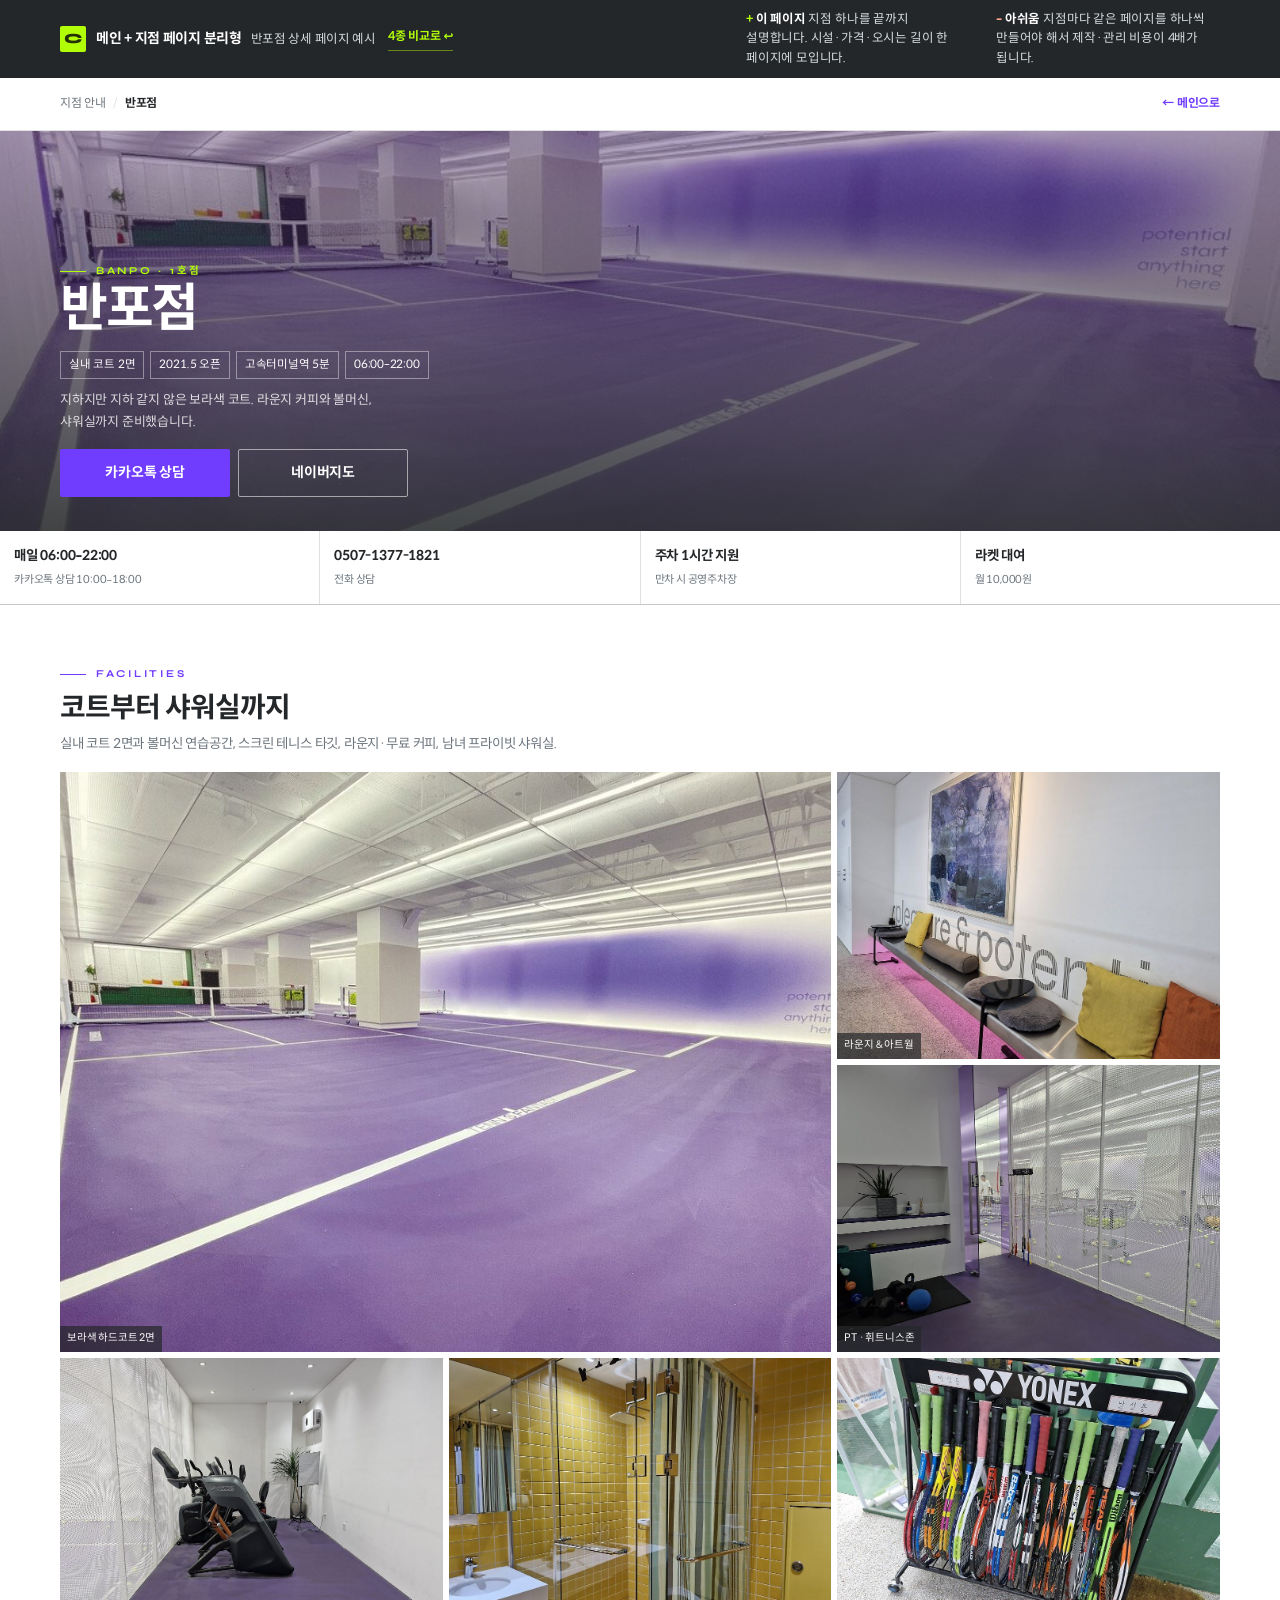
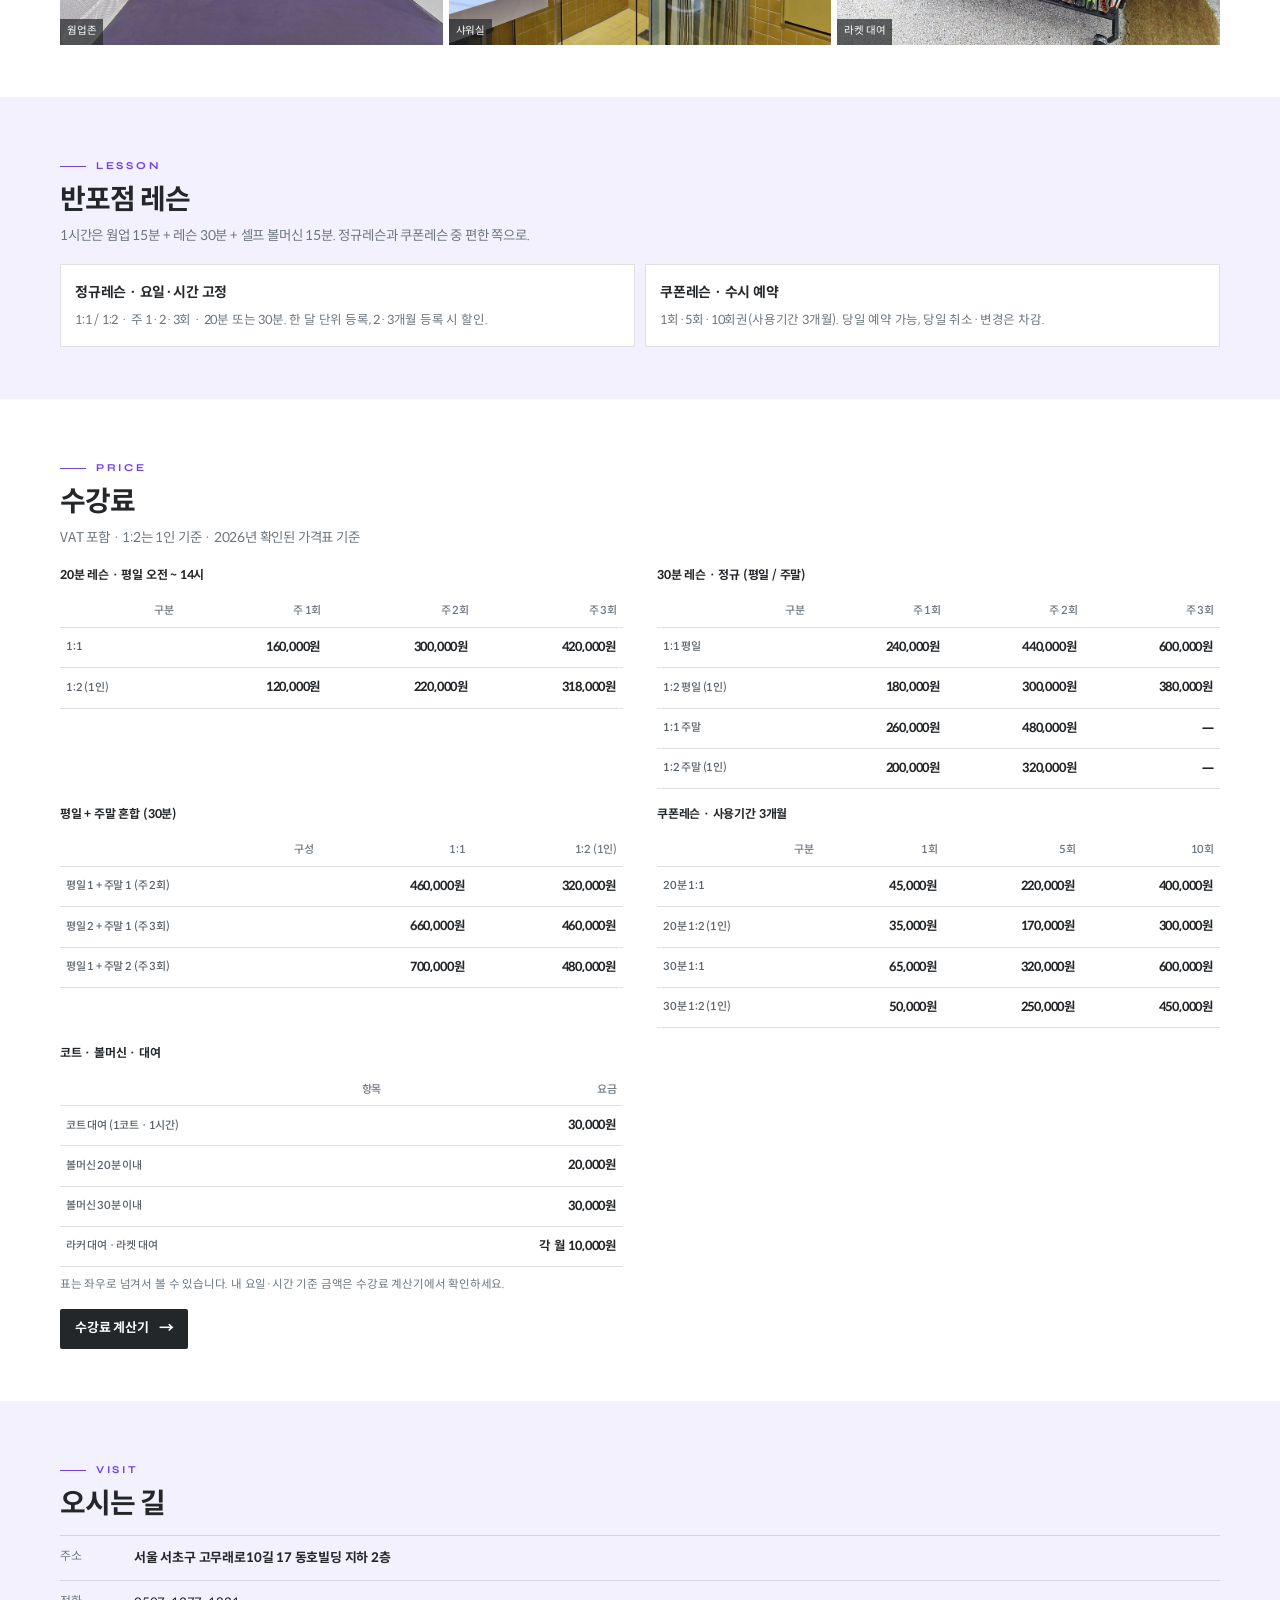
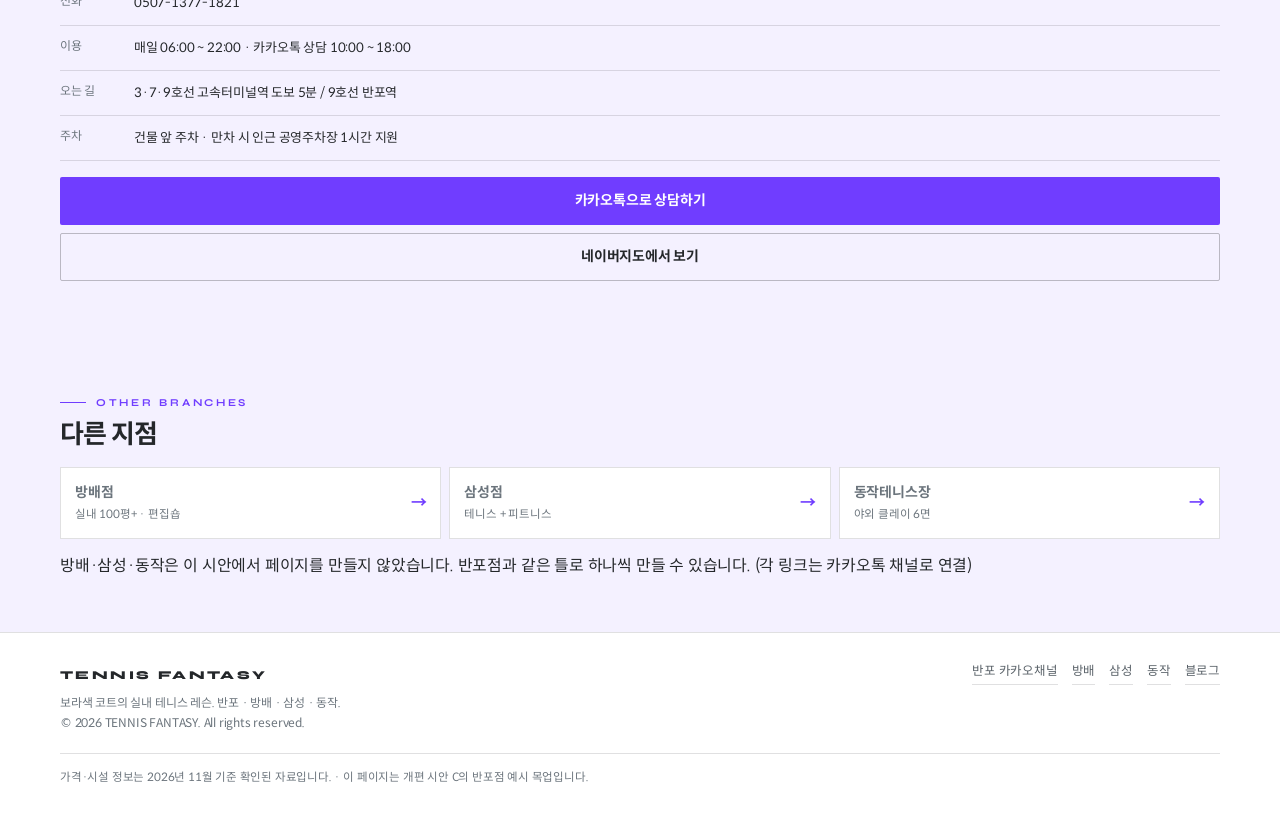
<file: mockups/c/banpo.html>
<!DOCTYPE html>
<html lang="ko">
<head>
<meta charset="UTF-8" />
<meta name="viewport" content="width=device-width, initial-scale=1" />
<title>반포점 · 테니스판타지 (시안 C 지점 페이지 예시)</title>
<meta name="description" content="테니스판타지 반포점. 실내 코트 2면, 볼머신, 라운지, 샤워실. 레슨 안내와 수강료, 오시는 길." />
<link rel="icon" href="../assets/brand/favicon.svg" type="image/svg+xml" />
<link rel="stylesheet" href="../assets/base.css" />
<style>
/* ================= 시안 C — 지점 상세 페이지 (반포점 예시) ================= */
.crumb{border-bottom:1px solid var(--line);background:#fff}
.crumb__in{height:52px;display:flex;align-items:center;justify-content:space-between;gap:12px;width:min(100% - 32px,var(--max));margin-inline:auto}
.crumb__path{font-size:12px;color:var(--gray-text);display:flex;align-items:center;gap:7px}
.crumb__path b{color:var(--ink)}
.crumb__path i{font-style:normal;color:var(--lgray)}
.crumb .back{font-size:12px;font-weight:700;color:var(--purple)}

.bhero{position:relative;overflow:hidden;background:var(--dark);color:#fff}
.bhero__img{position:absolute;inset:0;z-index:0}
.bhero__img img{width:100%;height:100%;object-fit:cover}
.bhero__img::after{content:"";position:absolute;inset:0;background:linear-gradient(180deg,rgba(49,9,111,.35),rgba(36,39,42,.86))}
.bhero__in{position:relative;z-index:1;padding:74px 0 22px;min-height:300px;display:flex;flex-direction:column;justify-content:flex-end}
.bhero h1{font-size:clamp(30px,9vw,52px);letter-spacing:-.045em}
.bhero .tags{display:flex;flex-wrap:wrap;gap:6px;margin-top:10px}
.bhero .tags span{border:1px solid rgba(255,255,255,.4);padding:3px 8px;font-size:11.5px;color:#fff}
.bhero p{margin-top:10px;font-size:13px;color:rgba(255,255,255,.82);max-width:44ch}
.bhero__acts{display:grid;grid-template-columns:1fr 1fr;gap:8px;margin-top:16px}

.quick{display:grid;grid-template-columns:1fr 1fr;gap:1px;background:var(--line);border-bottom:1px solid var(--line)}
.quick div{background:#fff;padding:14px}
.quick b{display:block;font-size:13.5px}
.quick span{display:block;margin-top:3px;font-size:11px;color:var(--gray-text)}

.sec{padding:34px 0}
.sec h2{font-size:clamp(20px,5.2vw,28px);margin-top:8px}
.sec .lead{margin-top:8px;font-size:13.5px;color:var(--gray-text);line-height:1.7}

.gal{display:grid;grid-template-columns:1fr 1fr;gap:6px;margin-top:16px}
.gal figure{margin:0;position:relative}
.gal figure:first-child{grid-column:1 / -1}
.gal img{width:100%;height:100%;object-fit:cover;aspect-ratio:4/3}
.gal figure:first-child img{aspect-ratio:16/10}
.gal figcaption{position:absolute;left:0;bottom:0;background:rgba(36,39,42,.7);color:#fff;font-size:10.5px;padding:4px 7px}

.lrow{display:grid;gap:10px;margin-top:16px}
.lrow .mini{border:1px solid var(--line);padding:14px;background:#fff}
.lrow b{font-size:14px}
.lrow p{margin-top:5px;font-size:12.5px;color:var(--gray-text);line-height:1.65}

.tbl{margin-top:16px;overflow-x:auto;-webkit-overflow-scrolling:touch}
table.prices{width:100%;border-collapse:collapse;font-size:11.5px}
table.prices caption{caption-side:top;text-align:left;font-size:12px;font-weight:700;color:var(--ink);padding:0 0 7px}
table.prices th,table.prices td{border-bottom:1px solid var(--line);padding:8px 3px;text-align:right;white-space:nowrap}
table.prices thead th{font-size:11px;font-weight:500;color:var(--gray-text);padding-bottom:6px}
table.prices th[scope="row"]{text-align:left;font-weight:500;color:var(--muted);font-size:11px;white-space:normal}
table.prices td{font-weight:700}
.tbl-note{margin-top:8px;font-size:11.5px;color:var(--gray-text)}
.price-head{display:flex;align-items:flex-end;justify-content:space-between;gap:12px;flex-wrap:wrap}

.vlist{margin-top:14px;border-top:1px solid var(--line)}
.vlist div{display:grid;grid-template-columns:64px 1fr;gap:10px;padding:11px 0;border-bottom:1px solid var(--line);font-size:13px}
.vlist dt{color:var(--gray-text);font-size:12px}
.vlist dd{margin:0}
.vlist dd b{font-weight:700}
.bhero-mini{display:grid;gap:8px;margin-top:16px}

.others{background:var(--tint);padding:34px 0 42px}
.others h2{font-size:clamp(19px,5vw,26px);margin-top:8px}
.orow{display:grid;gap:8px;margin-top:16px}
.orow a{display:flex;align-items:center;justify-content:space-between;gap:12px;background:#fff;border:1px solid var(--line);padding:13px 14px}
.orow b{font-size:14px}
.orow span{font-size:11.5px;color:var(--gray-text)}
.orow a::after{content:"→";font-family:var(--latin);color:var(--purple);font-weight:700}

@media(min-width:420px){
  table.prices{font-size:12.5px}
  table.prices th,table.prices td{padding:9px 6px}
}
@media(min-width:700px){
  table.prices{min-width:330px}
  .bhero__in{min-height:400px;padding:120px 0 34px}
  .bhero__acts{grid-template-columns:auto auto;justify-content:start}
  .bhero__acts .btn{padding:0 28px;min-width:170px}
  .quick{grid-template-columns:repeat(4,1fr)}
  .gal{grid-template-columns:repeat(3,1fr)}
  .gal figure:first-child{grid-column:span 2;grid-row:span 2}
  .gal figure:first-child img{aspect-ratio:4/3;height:100%}
  .gal img{aspect-ratio:4/3}
  .lrow{grid-template-columns:1fr 1fr}
  .sec{padding:52px 0}
  .price-grid{display:grid;grid-template-columns:1fr 1fr;gap:0 34px}
  .orow{grid-template-columns:repeat(3,1fr)}
  .others{padding:52px 0}
}
</style>
</head>
<body>

<div class="mockbar">
  <div class="mockbar__in">
    <div class="mockbar__top">
      <div class="mockbar__id">
        <span class="mockbar__letter">C</span>
        <span class="mockbar__title">메인 + 지점 페이지 분리형 <em>반포점 상세 페이지 예시</em></span>
      </div>
      <a class="mockbar__back" href="../index.html">4종 비교로 ↩</a>
    </div>
    <div class="mockbar__notes">
      <span class="good"><b>이 페이지</b> 지점 하나를 끝까지 설명합니다. 시설·가격·오시는 길이 한 페이지에 모입니다.</span>
      <span class="bad"><b>아쉬움</b> 지점마다 같은 페이지를 하나씩 만들어야 해서 제작·관리 비용이 4배가 됩니다.</span>
    </div>
  </div>
</div>

<div class="crumb">
  <div class="crumb__in">
    <span class="crumb__path">지점 안내 <i>/</i> <b>반포점</b></span>
    <a class="back" href="index.html">← 메인으로</a>
  </div>
</div>

<main>
  <section class="bhero">
    <div class="bhero__img"><img src="../assets/images/banpo-court-wide.jpg" alt="반포점 보라색 실내 코트 전경" /></div>
    <div class="wrap bhero__in">
      <span class="eyebrow" style="color:var(--neon)">Banpo · 1호점</span>
      <h1>반포점</h1>
      <div class="tags">
        <span>실내 코트 2면</span><span>2021.5 오픈</span><span>고속터미널역 5분</span><span>06:00–22:00</span>
      </div>
      <p>지하지만 지하 같지 않은 보라색 코트. 라운지 커피와 볼머신, 샤워실까지 준비했습니다.</p>
      <div class="bhero__acts">
        <a class="btn btn--primary" href="https://pf.kakao.com/_xhumzs" target="_blank" rel="noopener">카카오톡 상담</a>
        <a class="btn btn--ghost" href="https://map.naver.com/p/search/%ED%85%8C%EB%8B%88%EC%8A%A4%ED%8C%90%ED%83%80%EC%A7%80%20%EB%B0%98%ED%8F%AC%EC%A0%90" target="_blank" rel="noopener">네이버지도</a>
      </div>
    </div>
  </section>

  <div class="quick">
    <div><b>매일 06:00–22:00</b><span>카카오톡 상담 10:00–18:00</span></div>
    <div><b>0507-1377-1821</b><span>전화 상담</span></div>
    <div><b>주차 1시간 지원</b><span>만차 시 공영주차장</span></div>
    <div><b>라켓 대여</b><span>월 10,000원</span></div>
  </div>

  <!-- 시설 -->
  <section class="sec">
    <div class="wrap">
      <span class="eyebrow">Facilities</span>
      <h2>코트부터 샤워실까지</h2>
      <p class="lead">실내 코트 2면과 볼머신 연습공간, 스크린 테니스 타깃, 라운지·무료 커피, 남녀 프라이빗 샤워실.</p>
      <div class="gal">
        <figure><img src="../assets/images/banpo-court-wide.jpg" alt="반포점 보라색 코트 전경" loading="lazy" /><figcaption>보라색 하드코트 2면</figcaption></figure>
        <figure><img src="../assets/images/banpo-lounge.jpg" alt="반포점 라운지" loading="lazy" /><figcaption>라운지 &amp; 아트월</figcaption></figure>
        <figure><img src="../assets/images/banpo-pt.jpg" alt="반포점 PT존" loading="lazy" /><figcaption>PT · 휘트니스존</figcaption></figure>
        <figure><img src="../assets/images/banpo-warmup.jpg" alt="반포점 웜업존" loading="lazy" /><figcaption>웜업존</figcaption></figure>
        <figure><img src="../assets/images/banpo-shower.jpg" alt="반포점 샤워실" loading="lazy" /><figcaption>샤워실</figcaption></figure>
        <figure><img src="../assets/images/banpo-rackets.jpg" alt="반포점 라켓 대여" loading="lazy" /><figcaption>라켓 대여</figcaption></figure>
      </div>
    </div>
  </section>

  <!-- 레슨 -->
  <section class="sec" style="background:var(--tint)">
    <div class="wrap">
      <span class="eyebrow">Lesson</span>
      <h2>반포점 레슨</h2>
      <p class="lead">1시간은 웜업 15분 + 레슨 30분 + 셀프 볼머신 15분. 정규레슨과 쿠폰레슨 중 편한 쪽으로.</p>
      <div class="lrow">
        <div class="mini">
          <b>정규레슨 · 요일·시간 고정</b>
          <p>1:1 / 1:2 · 주 1·2·3회 · 20분 또는 30분. 한 달 단위 등록, 2·3개월 등록 시 할인.</p>
        </div>
        <div class="mini">
          <b>쿠폰레슨 · 수시 예약</b>
          <p>1회·5회·10회권(사용기간 3개월). 당일 예약 가능, 당일 취소·변경은 차감.</p>
        </div>
      </div>
    </div>
  </section>

  <!-- 가격 -->
  <section class="sec">
    <div class="wrap">
      <div class="price-head">
        <div>
          <span class="eyebrow">Price</span>
          <h2>수강료</h2>
          <p class="lead">VAT 포함 · 1:2는 1인 기준 · 2026년 확인된 가격표 기준</p>
        </div>
      </div>

      <div class="price-grid">
        <div class="tbl">
          <table class="prices">
            <caption>20분 레슨 · 평일 오전 ~ 14시</caption>
            <thead><tr><th scope="col">구분</th><th scope="col">주 1회</th><th scope="col">주 2회</th><th scope="col">주 3회</th></tr></thead>
            <tbody>
              <tr><th scope="row">1:1</th><td>160,000원</td><td>300,000원</td><td>420,000원</td></tr>
              <tr><th scope="row">1:2 (1인)</th><td>120,000원</td><td>220,000원</td><td>318,000원</td></tr>
            </tbody>
          </table>
        </div>

        <div class="tbl">
          <table class="prices">
            <caption>30분 레슨 · 정규 (평일 / 주말)</caption>
            <thead><tr><th scope="col">구분</th><th scope="col">주 1회</th><th scope="col">주 2회</th><th scope="col">주 3회</th></tr></thead>
            <tbody>
              <tr><th scope="row">1:1 평일</th><td>240,000원</td><td>440,000원</td><td>600,000원</td></tr>
              <tr><th scope="row">1:2 평일 (1인)</th><td>180,000원</td><td>300,000원</td><td>380,000원</td></tr>
              <tr><th scope="row">1:1 주말</th><td>260,000원</td><td>480,000원</td><td>—</td></tr>
              <tr><th scope="row">1:2 주말 (1인)</th><td>200,000원</td><td>320,000원</td><td>—</td></tr>
            </tbody>
          </table>
        </div>

        <div class="tbl">
          <table class="prices">
            <caption>평일 + 주말 혼합 (30분)</caption>
            <thead><tr><th scope="col">구성</th><th scope="col">1:1</th><th scope="col">1:2 (1인)</th></tr></thead>
            <tbody>
              <tr><th scope="row">평일 1 + 주말 1 (주 2회)</th><td>460,000원</td><td>320,000원</td></tr>
              <tr><th scope="row">평일 2 + 주말 1 (주 3회)</th><td>660,000원</td><td>460,000원</td></tr>
              <tr><th scope="row">평일 1 + 주말 2 (주 3회)</th><td>700,000원</td><td>480,000원</td></tr>
            </tbody>
          </table>
        </div>

        <div class="tbl">
          <table class="prices">
            <caption>쿠폰레슨 · 사용기간 3개월</caption>
            <thead><tr><th scope="col">구분</th><th scope="col">1회</th><th scope="col">5회</th><th scope="col">10회</th></tr></thead>
            <tbody>
              <tr><th scope="row">20분 1:1</th><td>45,000원</td><td>220,000원</td><td>400,000원</td></tr>
              <tr><th scope="row">20분 1:2 (1인)</th><td>35,000원</td><td>170,000원</td><td>300,000원</td></tr>
              <tr><th scope="row">30분 1:1</th><td>65,000원</td><td>320,000원</td><td>600,000원</td></tr>
              <tr><th scope="row">30분 1:2 (1인)</th><td>50,000원</td><td>250,000원</td><td>450,000원</td></tr>
            </tbody>
          </table>
        </div>

        <div class="tbl">
          <table class="prices">
            <caption>코트 · 볼머신 · 대여</caption>
            <thead><tr><th scope="col">항목</th><th scope="col">요금</th></tr></thead>
            <tbody>
              <tr><th scope="row">코트 대여 (1코트 · 1시간)</th><td>30,000원</td></tr>
              <tr><th scope="row">볼머신 20분 이내</th><td>20,000원</td></tr>
              <tr><th scope="row">볼머신 30분 이내</th><td>30,000원</td></tr>
              <tr><th scope="row">라커 대여 · 라켓 대여</th><td>각 월 10,000원</td></tr>
            </tbody>
          </table>
        </div>
      </div>
      <p class="tbl-note">표는 좌우로 넘겨서 볼 수 있습니다. 내 요일·시간 기준 금액은 수강료 계산기에서 확인하세요.</p>
      <a class="btn btn--dark btn--sm" href="https://ouy2006.github.io/tf-calc/" target="_blank" rel="noopener" style="margin-top:14px">수강료 계산기 <span class="btn__arrow" aria-hidden="true">→</span></a>
    </div>
  </section>

  <!-- 오시는 길 -->
  <section class="sec" style="background:var(--tint)">
    <div class="wrap">
      <span class="eyebrow">Visit</span>
      <h2>오시는 길</h2>
      <dl class="vlist">
        <div><dt>주소</dt><dd><b>서울 서초구 고무래로10길 17 동호빌딩 지하 2층</b></dd></div>
        <div><dt>전화</dt><dd>0507-1377-1821</dd></div>
        <div><dt>이용</dt><dd>매일 06:00 ~ 22:00 · 카카오톡 상담 10:00 ~ 18:00</dd></div>
        <div><dt>오는 길</dt><dd>3·7·9호선 고속터미널역 도보 5분 / 9호선 반포역</dd></div>
        <div><dt>주차</dt><dd>건물 앞 주차 · 만차 시 인근 공영주차장 1시간 지원</dd></div>
      </dl>
      <div class="bhero-mini">
        <a class="btn btn--primary" href="https://pf.kakao.com/_xhumzs" target="_blank" rel="noopener">카카오톡으로 상담하기</a>
        <a class="btn btn--line" href="https://map.naver.com/p/search/%ED%85%8C%EB%8B%88%EC%8A%A4%ED%8C%90%ED%83%80%EC%A7%80%20%EB%B0%98%ED%8F%AC%EC%A0%90" target="_blank" rel="noopener">네이버지도에서 보기</a>
      </div>
    </div>
  </section>

  <!-- 다른 지점 -->
  <section class="others">
    <div class="wrap">
      <span class="eyebrow">Other Branches</span>
      <h2>다른 지점</h2>
      <div class="orow">
        <a href="https://pf.kakao.com/_TYdxfb" target="_blank" rel="noopener"><span><b>방배점</b><br /><span>실내 100평+ · 편집숍</span></span></a>
        <a href="https://pf.kakao.com/_XelyG" target="_blank" rel="noopener"><span><b>삼성점</b><br /><span>테니스 + 피트니스</span></span></a>
        <a href="https://pf.kakao.com/_jxkxaxhn" target="_blank" rel="noopener"><span><b>동작테니스장</b><br /><span>야외 클레이 6면</span></span></a>
      </div>
      <p class="lead" style="margin-top:14px">방배·삼성·동작은 이 시안에서 페이지를 만들지 않았습니다. 반포점과 같은 틀로 하나씩 만들 수 있습니다. (각 링크는 카카오톡 채널로 연결)</p>
    </div>
  </section>
</main>

<footer class="sitefoot">
  <div class="wrap">
    <div class="sitefoot__top">
      <div class="sitefoot__brand">
        <b>TENNIS FANTASY</b>
        <p>보라색 코트의 실내 테니스 레슨. 반포 · 방배 · 삼성 · 동작.<br />© 2026 TENNIS FANTASY. All rights reserved.</p>
      </div>
      <nav class="sitefoot__links" aria-label="채널">
        <a href="https://pf.kakao.com/_xhumzs" target="_blank" rel="noopener">반포 카카오채널</a>
        <a href="https://pf.kakao.com/_TYdxfb" target="_blank" rel="noopener">방배</a>
        <a href="https://pf.kakao.com/_XelyG" target="_blank" rel="noopener">삼성</a>
        <a href="https://pf.kakao.com/_jxkxaxhn" target="_blank" rel="noopener">동작</a>
        <a href="https://blog.naver.com/erachacha2021" target="_blank" rel="noopener">블로그</a>
      </nav>
    </div>
    <p class="sitefoot__note">가격·시설 정보는 2026년 11월 기준 확인된 자료입니다. · 이 페이지는 개편 시안 C의 반포점 예시 목업입니다.</p>
  </div>
</footer>

</body>
</html>
</file>
<file: mockups/assets/base.css>
/* ============================================================
   TENNIS FANTASY — 홈페이지 개편 시안 공통 스타일
   현재 사이트(tf-homepage-deploy/index.html)의 브랜드 시스템을 그대로 이어받습니다.
   Pleasure Purple #703DFF · Potential White #FFFFFF · Neon Green #B1FD07
   ============================================================ */
@font-face{font-family:"Syne";src:url("fonts/Syne-latin.woff2") format("woff2");font-weight:400 800;font-style:normal;font-display:swap}
@font-face{font-family:"Spoqa Han Sans Neo";src:url("fonts/SpoqaHanSansNeo-Regular.woff2") format("woff2");font-weight:400;font-style:normal;font-display:swap}
@font-face{font-family:"Spoqa Han Sans Neo";src:url("fonts/SpoqaHanSansNeo-Medium.woff2") format("woff2");font-weight:500;font-style:normal;font-display:swap}
@font-face{font-family:"Spoqa Han Sans Neo";src:url("fonts/SpoqaHanSansNeo-Bold.woff2") format("woff2");font-weight:700 800;font-style:normal;font-display:swap}

:root{
  --white:#FFFFFF; --purple:#703DFF; --purple-hover:#5A2BD6; --deep:#411199; --dark:#31096F;
  --ink:#24272A; --gray:#97A3AE; --lgray:#D8DFE1; --lpurple:#C5B4E2; --neon:#B1FD07;
  --muted:#586067; --gray-text:#6B747C; --tint:#F4F1FF; --tint-2:#EDE7FF;
  --line:rgba(36,39,42,.14); --line-2:rgba(36,39,42,.28); --wline:rgba(255,255,255,.22);
  --latin:"Syne","Spoqa Han Sans Neo",system-ui,sans-serif;
  --kr:"Spoqa Han Sans Neo","Apple SD Gothic Neo","Noto Sans KR",system-ui,sans-serif;
  --max:1160px; --hdr:60px; --shadow:0 26px 60px -44px rgba(49,9,111,.5);
}
*,*::before,*::after{box-sizing:border-box}
html{scroll-behavior:smooth;-webkit-text-size-adjust:100%}
body{
  margin:0;background:var(--white);color:var(--ink);
  font-family:var(--kr);font-size:16px;line-height:1.7;font-weight:400;
  letter-spacing:-.012em;-webkit-font-smoothing:antialiased;word-break:keep-all;overflow-wrap:break-word;
}
img{display:block;max-width:100%;height:auto}
a{color:inherit;text-decoration:none}
p{margin:0}
h1,h2,h3,h4{margin:0;line-height:1.18;letter-spacing:-.035em;font-weight:700}
ul,ol{margin:0;padding:0;list-style:none}
button{font:inherit;cursor:pointer;border:0;background:none;color:inherit}
:focus-visible{outline:2px solid var(--purple);outline-offset:3px}
[hidden]{display:none !important}

.wrap{width:min(100% - 40px,var(--max));margin-inline:auto}
.eyebrow{
  display:inline-flex;align-items:center;gap:10px;font-family:var(--latin);
  font-size:10.5px;font-weight:700;letter-spacing:.26em;text-transform:uppercase;color:var(--purple);
}
.eyebrow::before{content:"";width:26px;height:1px;background:currentColor}
.tag{
  display:inline-flex;align-items:center;gap:6px;padding:3px 8px;border:1px solid rgba(112,61,255,.34);
  color:var(--purple);background:#fff;font-size:11.5px;font-weight:500;white-space:nowrap;
}
.tag--ok{border-color:var(--line-2);color:var(--ink)}
.tag--neon{border-color:rgba(177,253,7,.8);background:rgba(177,253,7,.16);color:#3E4E00}
.tag--en{font-family:var(--latin);font-size:10px;font-weight:700;letter-spacing:.18em;text-transform:uppercase}

/* buttons */
.btn{
  display:inline-flex;align-items:center;justify-content:center;gap:10px;height:48px;padding:0 20px;
  border:1px solid transparent;border-radius:2px;font-family:var(--kr);font-size:14px;font-weight:700;
  line-height:1;transition:background .2s,color .2s,border-color .2s,transform .2s;
}
.btn:hover{transform:translateY(-1px)}
.btn--primary{background:var(--purple);color:#fff}
.btn--primary:hover{background:var(--purple-hover)}
.btn--line{border-color:var(--line-2);color:var(--ink);background:transparent}
.btn--line:hover{background:var(--ink);border-color:var(--ink);color:#fff}
.btn--dark{background:var(--ink);color:#fff}
.btn--neon{background:var(--neon);color:#243000}
.btn--onpurple{background:#fff;color:var(--purple)}
.btn--ghost{border-color:rgba(255,255,255,.55);color:#fff}
.btn--sm{height:40px;padding:0 14px;font-size:13px}
.btn__arrow{font-family:var(--latin);font-size:15px;line-height:1}

/* brand pinstripe field */
.field{position:absolute;inset:0;overflow:hidden;pointer-events:none;z-index:0}
.field::before{
  content:"";position:absolute;inset:0;
  background-image:repeating-linear-gradient(90deg,var(--stripe,rgba(255,255,255,.5)) 0 1px,transparent 1px var(--gap,10px));
  opacity:var(--stripe-op,.85);
  -webkit-mask-image:radial-gradient(120% 120% at 50% 46%,transparent 10%,rgba(0,0,0,.18) 44%,#000 92%);
  mask-image:radial-gradient(120% 120% at 50% 46%,transparent 10%,rgba(0,0,0,.18) 44%,#000 92%);
}

/* ============================================================
   시안 라벨 바 — 목업 전용 (사이트 일부가 아님)
   ============================================================ */
.mockbar{background:var(--ink);color:#fff;position:relative;z-index:60}
.mockbar__in{
  width:min(100% - 32px,var(--max));margin-inline:auto;padding:12px 0 14px;
  display:flex;flex-direction:column;gap:10px;
}
.mockbar__top{display:flex;align-items:center;justify-content:space-between;gap:12px}
.mockbar__id{display:flex;align-items:center;gap:10px;min-width:0}
.mockbar__letter{
  flex:0 0 auto;display:grid;place-items:center;width:26px;height:26px;background:var(--neon);color:#243000;
  font-family:var(--latin);font-weight:800;font-size:14px;border-radius:2px;
}
.mockbar__title{font-size:14px;font-weight:700;letter-spacing:-.02em;white-space:nowrap;overflow:hidden;text-overflow:ellipsis}
.mockbar__title em{font-style:normal;color:var(--lgray);font-weight:400;font-size:12.5px;margin-left:6px}
.mockbar__back{
  flex:0 0 auto;font-size:12px;font-weight:700;color:var(--neon);border-bottom:1px solid rgba(177,253,7,.45);
  padding-bottom:2px;white-space:nowrap;
}
.mockbar__notes{display:grid;gap:4px;font-size:12.5px;line-height:1.55;color:#D8DFE1}
.mockbar__notes b{color:#fff;font-weight:700}
.mockbar__notes .good::before{content:"+ ";color:var(--neon);font-weight:800}
.mockbar__notes .bad::before{content:"– ";color:#FFAA8B;font-weight:800}
@media(min-width:760px){
  .mockbar__in{flex-direction:row;align-items:center;justify-content:space-between;gap:28px;padding:10px 0}
  .mockbar__notes{grid-template-columns:1fr 1fr;gap:4px 26px;font-size:12.5px}
  .mockbar__notes span{max-width:32ch}
}

/* ============================================================
   사이트 헤더 (간결형)
   ============================================================ */
.sitehead{
  position:sticky;top:0;z-index:50;background:rgba(255,255,255,.94);
  -webkit-backdrop-filter:blur(14px);backdrop-filter:blur(14px);
  border-bottom:1px solid var(--line);
}
.sitehead__in{
  width:min(100% - 32px,var(--max));margin-inline:auto;height:var(--hdr);
  display:flex;align-items:center;justify-content:space-between;gap:14px;
}
.brand{display:flex;align-items:baseline;gap:10px;min-width:0}
.brand__en{
  font-family:var(--latin);font-size:12.5px;font-weight:800;letter-spacing:.2em;color:var(--ink);
  white-space:nowrap;
}
.brand__kr{font-size:11px;font-weight:500;letter-spacing:.14em;color:var(--gray-text);padding-left:10px;border-left:1px solid var(--line);white-space:nowrap}
.headact{display:flex;align-items:center;gap:8px}
.headact a{
  display:inline-flex;align-items:center;height:34px;padding:0 12px;border:1px solid var(--line-2);
  font-size:12.5px;font-weight:700;border-radius:2px;white-space:nowrap;
}
@media(max-width:480px){
  .brand__kr{display:none}
  .brand__en{font-size:11.5px;letter-spacing:.16em}
  .headact a{height:32px;padding:0 10px;font-size:12px}
}
.headact a.is-solid{background:var(--ink);border-color:var(--ink);color:#fff}

/* ============================================================
   섹션 공통
   ============================================================ */
.section{padding:52px 0;position:relative}
.section--tint{background:var(--tint)}
.section--dark{background:var(--dark);color:#fff}
.sec-head{margin-bottom:26px}
.sec-head h2{font-size:clamp(22px,5.4vw,34px);margin-top:10px}
.sec-head p{margin-top:10px;color:var(--muted);font-size:14.5px;line-height:1.75;max-width:56ch}
.sec-head--row{display:flex;align-items:flex-end;justify-content:space-between;gap:16px;flex-wrap:wrap}

/* photo frame */
.shot{position:relative;overflow:hidden;background:var(--tint-2)}
.shot img{width:100%;height:100%;object-fit:cover}
.shot__cap{
  position:absolute;left:0;bottom:0;padding:6px 10px;background:rgba(36,39,42,.72);color:#fff;
  font-size:11px;font-weight:500;letter-spacing:.02em;
}
.ph{
  position:relative;display:grid;place-items:center;overflow:hidden;
  background:
    radial-gradient(90% 90% at 20% 0%,rgba(197,180,226,.95),transparent 60%),
    linear-gradient(150deg,var(--deep),var(--dark));
}
.ph::before{
  content:"";position:absolute;inset:0;
  background-image:repeating-linear-gradient(90deg,rgba(255,255,255,.22) 0 1px,transparent 1px 9px);
  opacity:.5;
}
.ph__in{position:relative;text-align:center;color:#fff;padding:14px}
.ph__in b{display:block;font-family:var(--latin);font-size:11px;font-weight:800;letter-spacing:.22em;opacity:.9}
.ph__in span{display:block;margin-top:6px;font-size:11.5px;color:rgba(255,255,255,.72)}

/* 한 줄 팩트 */
.facts{display:grid;grid-template-columns:repeat(2,1fr);gap:1px;background:var(--line);border:1px solid var(--line)}
.facts > div{background:#fff;padding:14px 14px}
.facts b{display:block;font-size:14px;font-weight:700;line-height:1.35}
.facts span{display:block;margin-top:3px;font-size:11.5px;color:var(--gray-text)}

/* 접기(details) */
.acc{border-top:1px solid var(--line)}
.acc details{border-bottom:1px solid var(--line)}
.acc summary{
  display:flex;align-items:center;justify-content:space-between;gap:14px;padding:18px 2px;
  font-size:15.5px;font-weight:700;cursor:pointer;list-style:none;
}
.acc summary::-webkit-details-marker{display:none}
.acc summary .plus{
  flex:0 0 auto;display:grid;place-items:center;width:26px;height:26px;border:1px solid var(--line-2);
  position:relative;border-radius:50%;transition:.2s;
}
.acc summary .plus::before,.acc summary .plus::after{
  content:"";position:absolute;background:var(--ink);transition:.2s;
}
.acc summary .plus::before{width:10px;height:1px}
.acc summary .plus::after{width:1px;height:10px}
.acc details[open] summary .plus{background:var(--neon);border-color:var(--neon)}
.acc details[open] summary .plus::after{transform:scaleY(0)}
.acc__body{padding:2px 2px 24px}
.acc__body p{font-size:14px;color:var(--muted);line-height:1.8}

/* ============================================================
   푸터
   ============================================================ */
.sitefoot{border-top:1px solid var(--line);padding:28px 0 40px;background:#fff}
.sitefoot__top{display:grid;gap:16px}
.sitefoot__brand b{font-family:var(--latin);font-size:12px;font-weight:800;letter-spacing:.2em}
.sitefoot__brand p{margin-top:6px;font-size:12px;color:var(--gray-text);line-height:1.7}
.sitefoot__links{display:flex;flex-wrap:wrap;gap:8px 14px;font-size:12.5px;color:var(--muted)}
.sitefoot__links a{border-bottom:1px solid var(--line);padding-bottom:2px}
.sitefoot__note{margin-top:18px;padding-top:14px;border-top:1px solid var(--line);font-size:11.5px;color:var(--gray-text);line-height:1.7}
@media(min-width:760px){
  .sitefoot__top{grid-template-columns:1fr 1fr;align-items:start;gap:32px}
  .sitefoot__links{justify-content:flex-end}
}

/* etc */
.hair{height:1px;background:var(--line);border:0;margin:0}
.link-arrow{display:inline-flex;align-items:center;gap:8px;font-size:13px;font-weight:700;color:var(--purple)}
.link-arrow::after{content:"→";font-family:var(--latin)}
.sr{position:absolute;width:1px;height:1px;overflow:hidden;clip:rect(0 0 0 0);white-space:nowrap}
</file>
